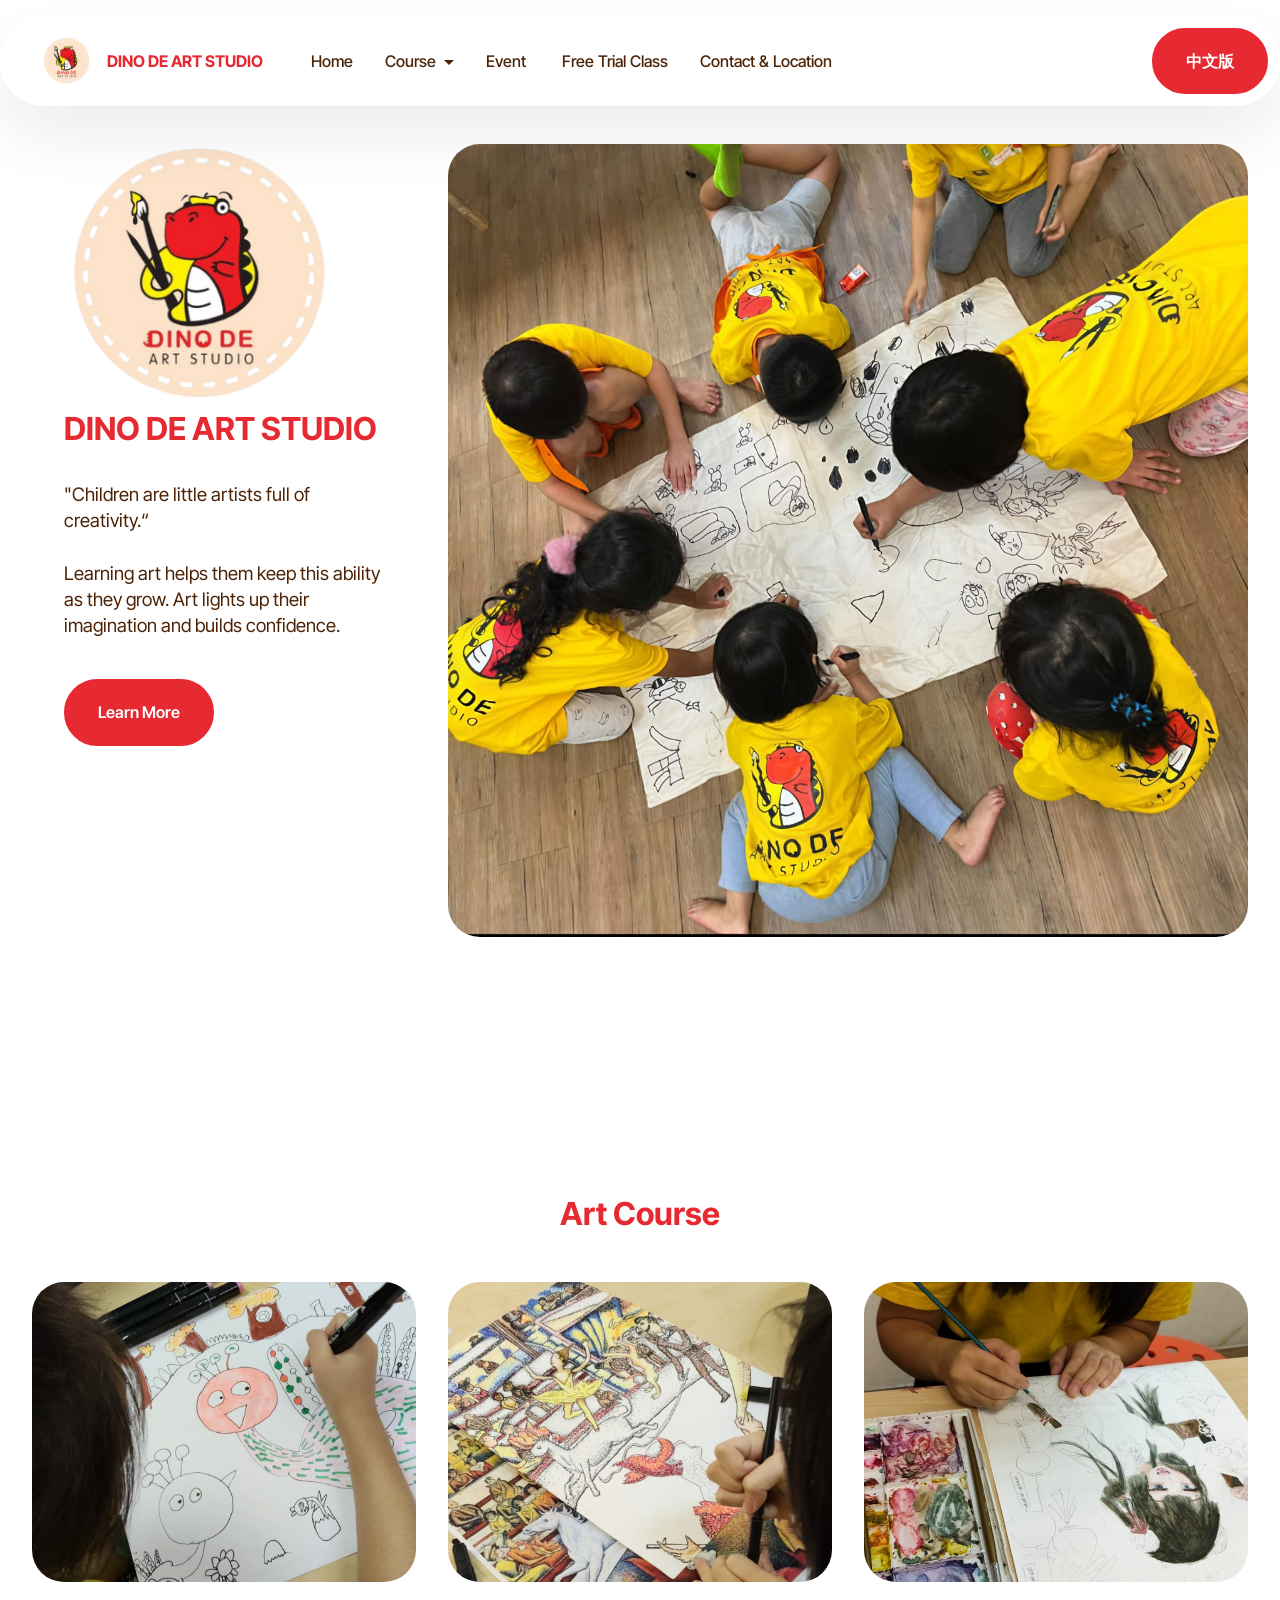
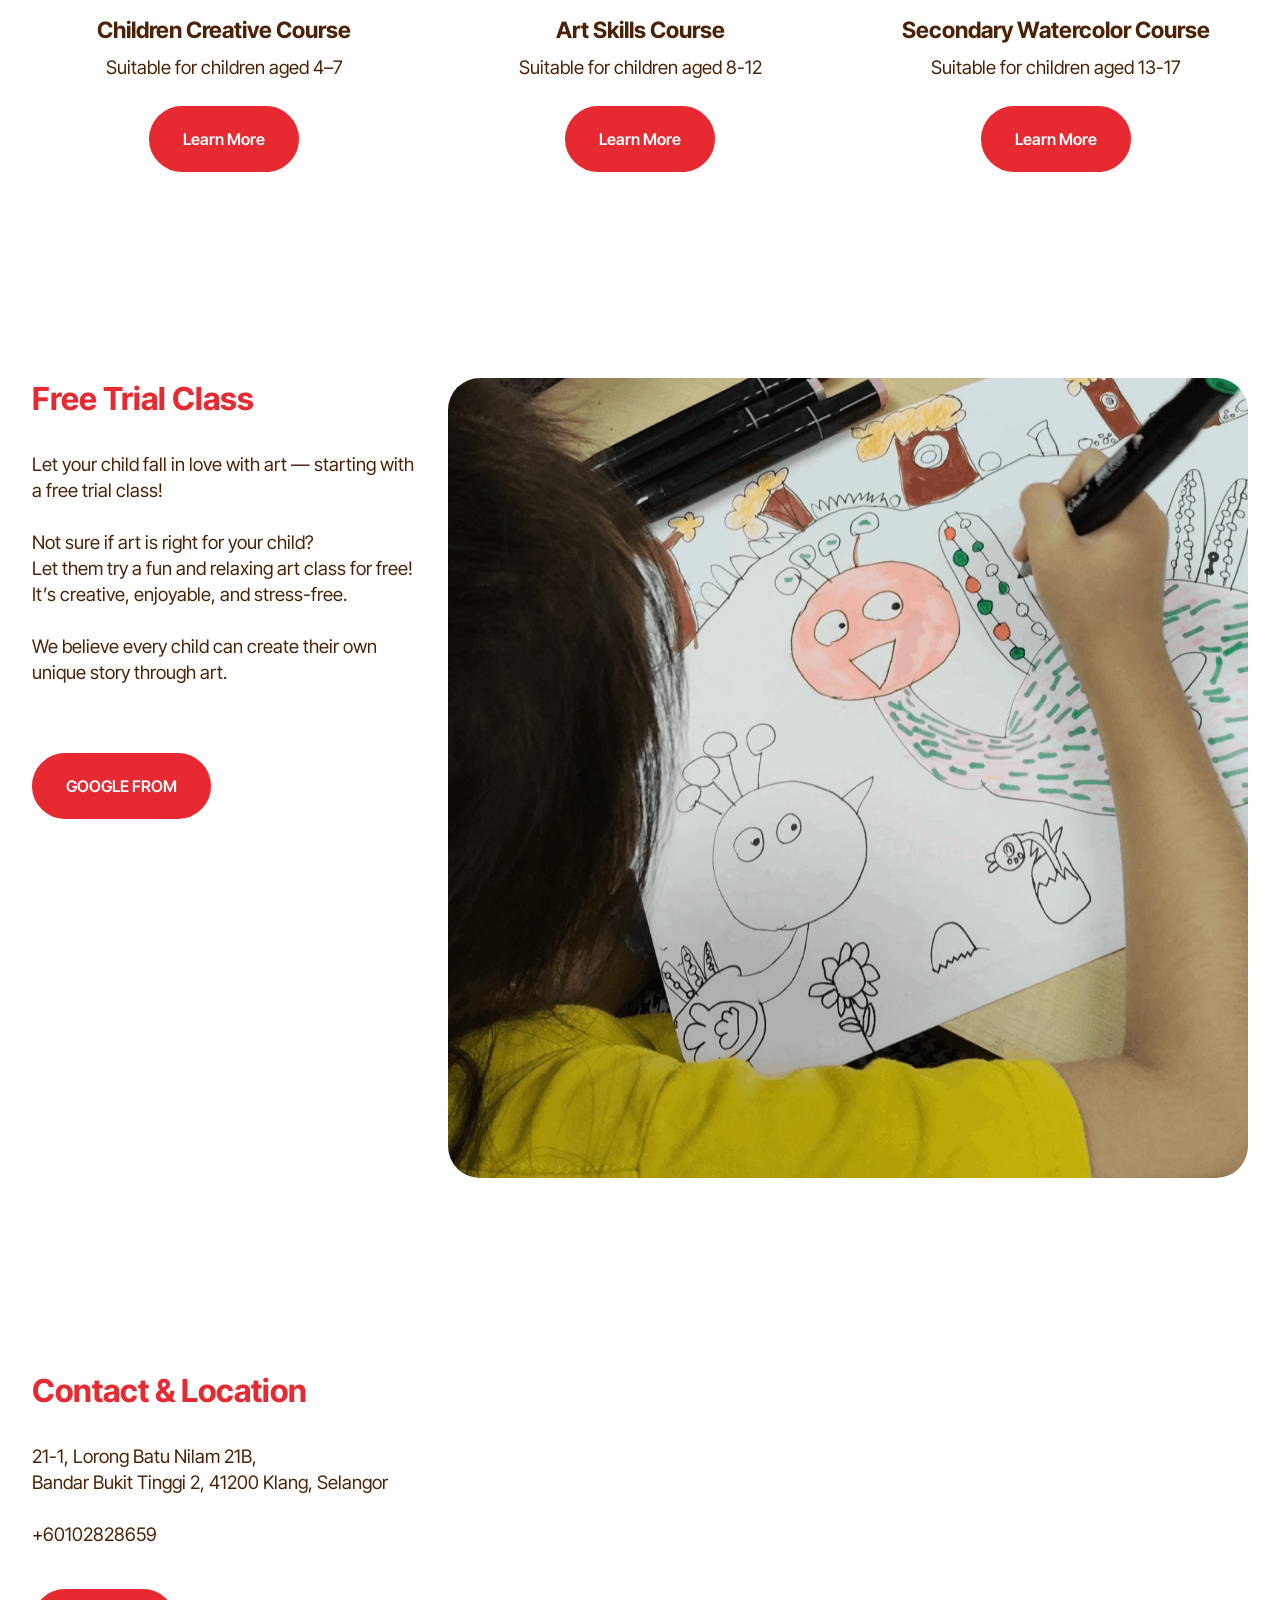
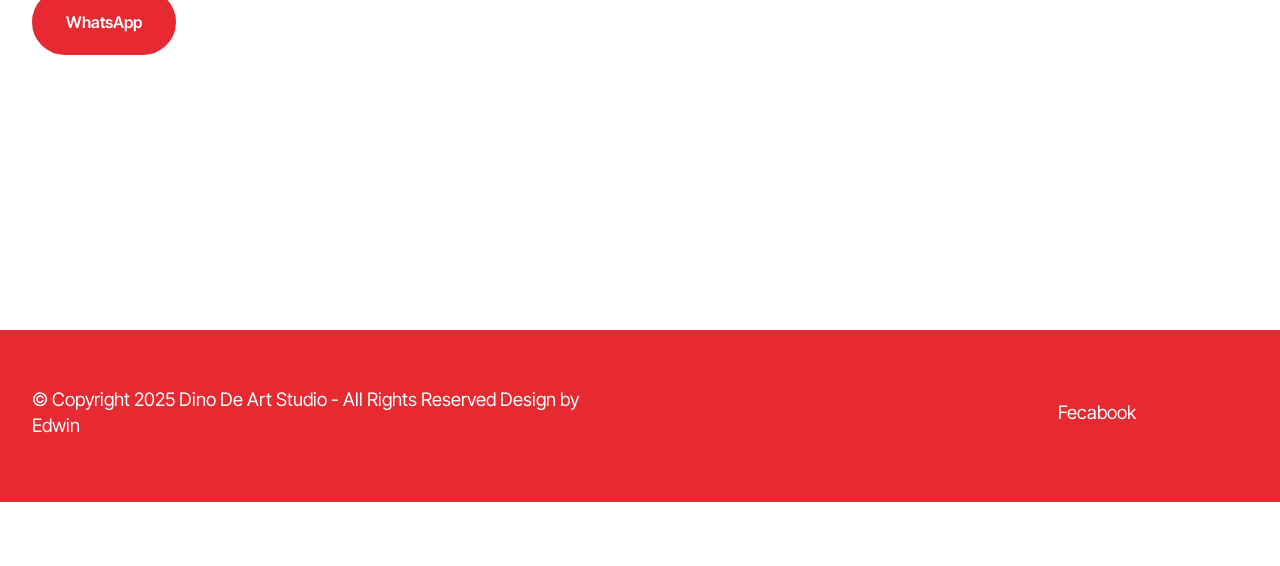
<file: index.html>
<!DOCTYPE html>
<html  >
<head>
  <!-- Site made with Mobirise Website Builder v6.1.4, https://mobirise.com -->
  <meta charset="UTF-8">
  <meta http-equiv="X-UA-Compatible" content="IE=edge">
  <meta name="generator" content="Mobirise v6.1.4, mobirise.com">
  <meta name="viewport" content="width=device-width, initial-scale=1, minimum-scale=1">
  <link rel="shortcut icon" href="assets/images/dino-website-2.png" type="image/x-icon">
  <meta name="description" content="">
  
  
  <title>Home</title>
  <link rel="stylesheet" href="assets/web/assets/mobirise-icons2/mobirise2.css">
  <link rel="stylesheet" href="assets/bootstrap/css/bootstrap.min.css">
  <link rel="stylesheet" href="assets/animatecss/animate.css">
  <link rel="stylesheet" href="assets/dropdown/css/style.css">
  <link rel="stylesheet" href="assets/theme/css/style.css">
  <link rel="preload" href="https://fonts.googleapis.com/css?family=Inter+Tight:100,200,300,400,500,600,700,800,900,100i,200i,300i,400i,500i,600i,700i,800i,900i&display=swap" as="style" onload="this.onload=null;this.rel='stylesheet'">
  <noscript><link rel="stylesheet" href="https://fonts.googleapis.com/css?family=Inter+Tight:100,200,300,400,500,600,700,800,900,100i,200i,300i,400i,500i,600i,700i,800i,900i&display=swap"></noscript>
  <link rel="preload" as="style" href="assets/mobirise/css/mbr-additional.css?v=sqf3fQ"><link rel="stylesheet" href="assets/mobirise/css/mbr-additional.css?v=sqf3fQ" type="text/css">

  
  
  
</head>
<body>
  
  <section data-bs-version="5.1" class="menu menu1 cid-uYOA0XHMTv" once="menu" id="menu01-8">
	

	<nav class="navbar navbar-dropdown navbar-fixed-top navbar-expand-lg">
		<div class="container">
			<div class="navbar-brand">
				<span class="navbar-logo">
					<a href="https://mobiri.se">
						<img src="assets/images/dino-website-2.png" alt="Mobirise Website Builder" style="height: 3rem;">
					</a>
				</span>
				<span class="navbar-caption-wrap"><a class="navbar-caption text-primary display-4">DINO DE ART STUDIO</a></span>
			</div>
			<button class="navbar-toggler" type="button" data-toggle="collapse" data-bs-toggle="collapse" data-target="#navbarSupportedContent" data-bs-target="#navbarSupportedContent" aria-controls="navbarNavAltMarkup" aria-expanded="false" aria-label="Toggle navigation">
				<div class="hamburger">
					<span></span>
					<span></span>
					<span></span>
					<span></span>
				</div>
			</button>
			<div class="collapse navbar-collapse" id="navbarSupportedContent">
				<ul class="navbar-nav nav-dropdown" data-app-modern-menu="true"><li class="nav-item">
						<a class="nav-link link text-warning display-4" href="index.html#header01-1l" aria-expanded="false">Home</a>
					</li><li class="nav-item dropdown"><a class="nav-link link text-warning dropdown-toggle display-4" href="index.html#features04-1" data-toggle="dropdown-submenu" data-bs-toggle="dropdown" data-bs-auto-close="outside" aria-expanded="false">Course</a><div class="dropdown-menu" aria-labelledby="dropdown-794"><a class="text-warning dropdown-item text-primary display-4" href="page2.html#image08-1p">Children Creative Course</a><a class="text-warning dropdown-item text-primary display-4" href="page3.html#image08-2u">Art Skills Course</a><a class="text-warning dropdown-item text-primary display-4" href="page4.html#image08-2v">Secondary Watercolor Course</a><a class="text-warning dropdown-item text-primary display-4" href="page5.html#gallery05-2y">Student Artwork</a><a class="text-warning dropdown-item text-primary display-4" href="page6.html#gallery05-34">Handicrafts</a><a class="text-warning dropdown-item text-primary display-4" href="page7.html#gallery01-3g">Art Competition Awards</a></div></li>
					<li class="nav-item"><a class="nav-link link text-warning display-4" href="page8.html#gallery05-3v">Event&nbsp;</a></li><li class="nav-item"><a class="nav-link link text-warning display-4" href="index.html#image08-3z">Free Trial Class</a></li><li class="nav-item"><a class="nav-link link text-warning display-4" href="index.html#contacts03-40">Contact &amp; Location</a></li></ul>
				
				<div class="navbar-buttons mbr-section-btn"><a class="btn btn-primary display-4" href="https://edwin0119.github.io/dinodeartstudio/">中文版</a></div>
			</div>
		</div>
	</nav>
</section>

<section data-bs-version="5.1" class="header1 cid-uYZFBn4HAW" id="header01-1l">
	

	
	

	<div class="container-fluid">
		<div class="row justify-content-center">
			<div class="col-12 col-md-12 col-lg-8 image-wrapper">
				<img class="w-100" src="assets/images/whatsapp20image202025-10-0820at209.07.4120am-1280x1269.jpg" alt="Mobirise Website Builder">
			</div>
			<div class="col-12 col-lg col-md-12">
				<div class="text-wrapper align-left">
					<h1 class="mbr-section-title mbr-fonts-style mb-4 display-2"><strong><br></strong><br><strong>DINO DE ART STUDIO</strong></h1>
					<p class="mbr-text mbr-fonts-style mb-4 display-7">
						"Children are little artists full of creativity.“<br><br> Learning art helps them keep this ability as they grow. Art lights up their imagination and builds confidence.</p>
					<div class="mbr-section-btn mt-3"><a class="btn btn-danger display-4" href="page9.html#header18-43">Learn More</a></div>
				</div>
			</div>
		</div>
	</div>
</section>

<section data-bs-version="5.1" class="features4 start cid-uYOmtw1vBq" id="features04-1">
	
	
	<div class="container">
		<div class="row justify-content-center">
			<div class="col-12 content-head">
				<div class="mbr-section-head mb-5">
					<h4 class="mbr-section-title mbr-fonts-style align-center mb-0 display-2"><strong>Art Course</strong></h4>
					
					
				</div>
			</div>
		</div>
		<div class="row">
			<div class="item features-image col-12 col-md-6 col-lg-4">
				<div class="item-wrapper">
					<div class="item-img">
						<img src="assets/images/3.png" alt="Mobirise Website Builder">
					</div>
					<div class="item-content">
						<h5 class="item-title mbr-fonts-style display-5"><strong>Children Creative Course</strong></h5>
						<p class="mbr-text mbr-fonts-style display-7">Suitable for children aged 4–7</p>
						<div class="mbr-section-btn item-footer"><a href="page2.html#image08-1p" class="btn item-btn btn-primary display-4">Learn More</a></div>
					</div>

				</div>
			</div>
			<div class="item features-image col-12 col-md-6 col-lg-4">
				<div class="item-wrapper">
					<div class="item-img">
						<img src="assets/images/2-2.png" alt="Mobirise Website Builder">
					</div>
					<div class="item-content">
						<h5 class="item-title mbr-fonts-style display-5"><strong>Art Skills Course</strong></h5>
						<p class="mbr-text mbr-fonts-style display-7">
							Suitable for children aged 8-12</p>
						<div class="mbr-section-btn item-footer"><a href="page3.html#image08-2u" class="btn item-btn btn-primary display-4">Learn More</a></div>
					</div>
				</div>
			</div>
			<div class="item features-image col-12 col-md-6 col-lg-4">
				<div class="item-wrapper">
					<div class="item-img">
						<img src="assets/images/whatsapp-image-2025-09-27-at-9.34.09-pm-2.jpeg" alt="Mobirise Website Builder">
					</div>
					<div class="item-content">
						<h5 class="item-title mbr-fonts-style display-5"><strong>Secondary Watercolor Course</strong></h5>
						<p class="mbr-text mbr-fonts-style display-7">Suitable for children aged 13-17<br>
						</p>
						<div class="mbr-section-btn item-footer"><a href="page4.html#image08-2v" class="btn item-btn btn-primary display-4">Learn More</a></div>
					</div>
				</div>
			</div>
		</div>
	</div>
</section>

<section data-bs-version="5.1" class="image08 cid-uZ05VjMdli" id="image08-3z">
  
  
  
  <div class="container">
    <div class="row justify-content-center">
      <div class="col-lg-4">
        <div class="col-12 col-md-12">
          <h5 class="mbr-section-title mbr-fonts-style mt-0 mb-4 display-2"><strong>Free Trial Class</strong></h5>
          <h6 class="mbr-section-subtitle mbr-fonts-style mt-0 mb-4 display-7"><div>Let your child fall in love with art — starting with a free trial class!</div><div><br></div><div>Not sure if art is right for your child?</div><div>Let them try a fun and relaxing art class for free!</div><div>It’s creative, enjoyable, and stress-free.</div><div><br></div><div>We believe every child can create their own unique story through art.</div><div><br></div></h6>
          <div class="mbr-section-btn item-footer mt-3 main-button"><a href="https://docs.google.com/forms/d/e/1FAIpQLSeyQTq0wR5UtoJE4gRpO1a2Nyu0g5D3O7tfU-8xVu0GIcBkRQ/viewform?usp=header" class="btn item-btn btn-primary display-4">GOOGLE FROM</a></div>
        </div>
      </div>
      <div class="col-lg-8 side-features">
        <div class="image-wrapper mb-4">
          <img class="w-100" src="assets/images/3-1080x1080.png" alt="Mobirise Website Builder">
        </div>
      </div>
    </div>
  </div>
</section>

<section data-bs-version="5.1" class="contacts03 cid-uZ07FuMit1" id="contacts03-40">
  

  
  <div class="container">
    <div class="row justify-content-center">
      <div class="col-lg-4">
        <div class="col-12 col-md-12">
          <h5 class="mbr-section-title mbr-fonts-style mt-0 mb-4 display-2"><strong>Contact &amp; Location</strong></h5>
          <h6 class="mbr-section-subtitle mbr-fonts-style mt-0 mb-4 display-7">21-1, Lorong Batu Nilam 21B,<br>Bandar Bukit Tinggi 2, 41200 Klang, Selangor<br><br>+60102828659</h6>
          <div class="mbr-section-btn item-footer mt-3 main-button"><a href="https://wa.me/60102828659" class="btn item-btn btn-primary display-4">WhatsApp</a></div>
        </div>
      </div>
      <div class="col-lg-8 side-features">
        <div class="google-map"><iframe frameborder="0" style="border:0" src="https://www.google.com/maps/embed?pb=!1m14!1m8!1m3!1d15937.432982950473!2d101.442336!3d2.9978500000000006!3m2!1i1024!2i768!4f13.1!3m3!1m2!1s0x31cdad41bc9d4853%3A0x2d08cb298f73a719!2sDino%20De%20Art%20Studio!5e0!3m2!1sen!2smy!4v1759893269722!5m2!1sen!2smy" allowfullscreen=""></iframe></div>
      </div>
    </div>
  </div>
</section>

<section data-bs-version="5.1" class="footer2 cid-uZ02fi4xNs" once="footers" id="footer02-3x">
    

    
    

    <div class="container">
        <div class="row">
            <div class="col-12 col-lg-6 center mt-2 mb-3">
                <p class="mbr-fonts-style copyright mb-0 display-7">
                    © Copyright 2025 Dino De Art Studio - All Rights Reserved Design by Edwin</p>
            </div>
            <div class="col-12 col-lg-6 center">
                <div class="row-links mt-2 mb-3">
                    <ul class="row-links-soc">
                        
                        
                        
                        
                    <li class="row-links-soc-item mbr-fonts-style display-7">&nbsp;&nbsp;<a href="https://www.facebook.com/share/1CKaKnSpMi/" class="text-success" target="_blank">Fecabook</a></li><li class="row-links-soc-item mbr-fonts-style display-7"></li><li class="row-links-soc-item mbr-fonts-style display-7"></li><li class="row-links-soc-item mbr-fonts-style display-7"></li></ul>
                </div>
            </div>
        </div>
    </div>
</section><section class="display-7" style="padding: 0;align-items: center;justify-content: center;flex-wrap: wrap;    align-content: center;display: flex;position: relative;height: 4rem;"><a href="https://mobiri.se/4250549" style="flex: 1 1;height: 4rem;position: absolute;width: 100%;z-index: 1;"><img alt="" style="height: 4rem;" src="[data-uri]"></a><p style="margin: 0;text-align: center;" class="display-7">&#8204;</p><a style="z-index:1" href="https://mobirise.com/offline-website-builder.html">Offline Website Creator</a></section><script src="assets/bootstrap/js/bootstrap.bundle.min.js"></script>  <script src="assets/smoothscroll/smooth-scroll.js"></script>  <script src="assets/ytplayer/index.js"></script>  <script src="assets/dropdown/js/navbar-dropdown.js"></script>  <script src="assets/theme/js/script.js"></script>  
  
  
 <div id="scrollToTop" class="scrollToTop mbr-arrow-up"><a style="text-align: center;"><i class="mbr-arrow-up-icon mbr-arrow-up-icon-cm cm-icon cm-icon-smallarrow-up"></i></a></div>
    <input name="animation" type="hidden">
  </body>
</html>
</file>
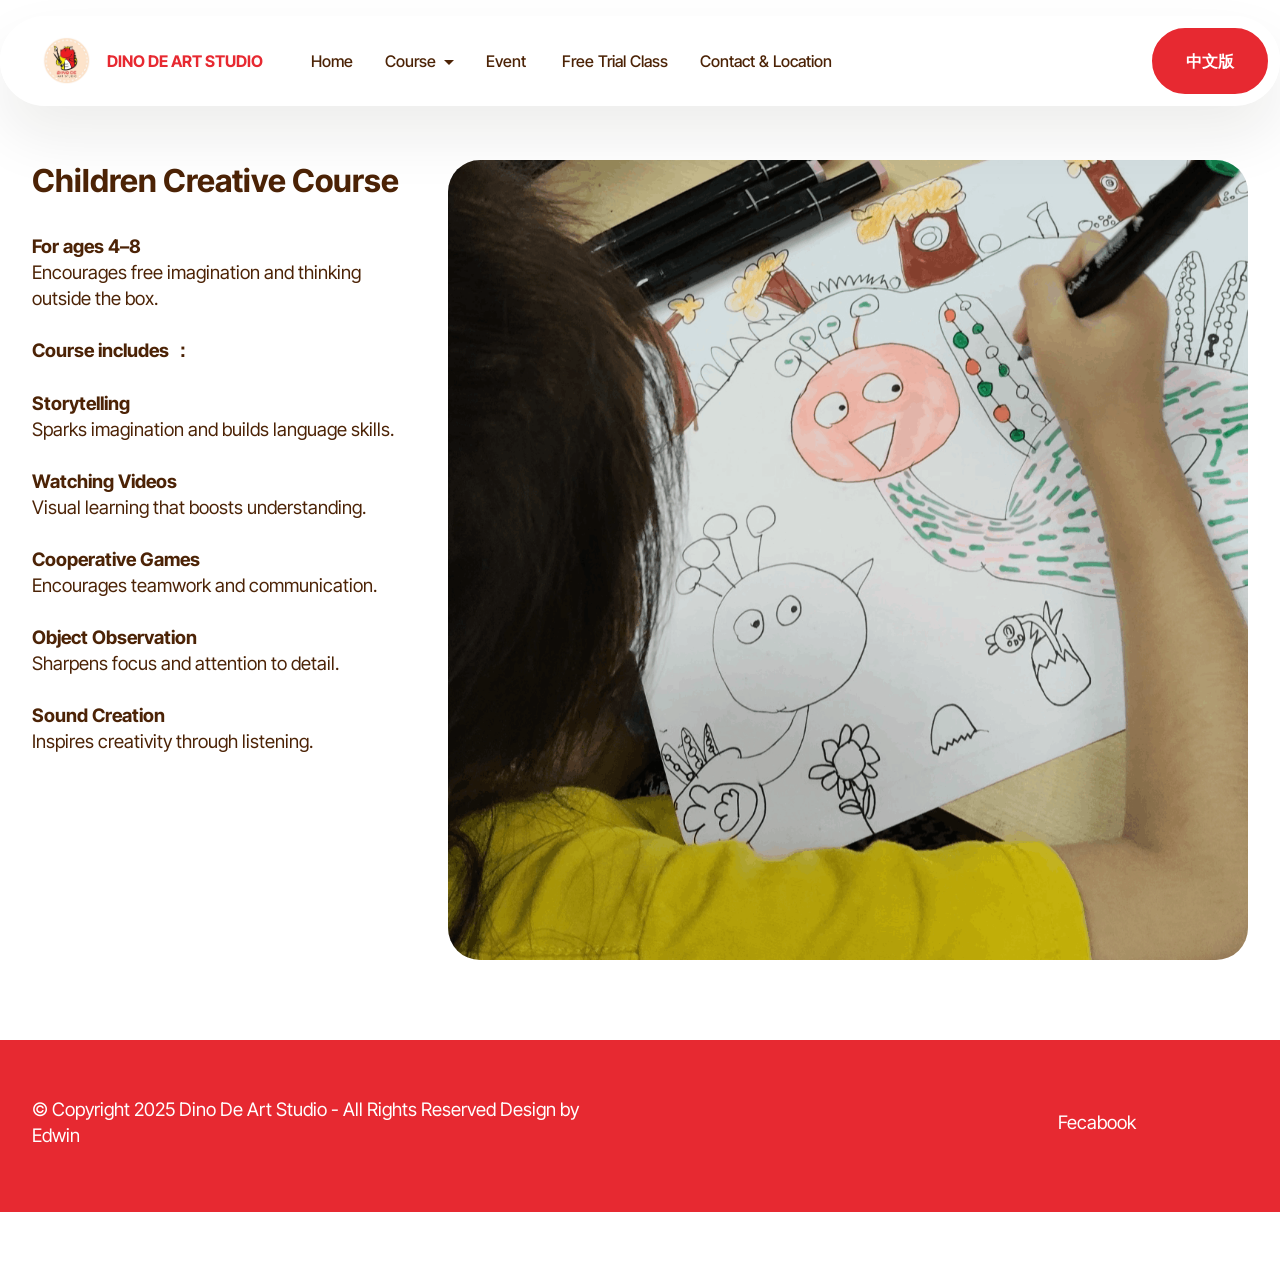
<file: page2.html>
<!DOCTYPE html>
<html  >
<head>
  <!-- Site made with Mobirise Website Builder v6.1.4, https://mobirise.com -->
  <meta charset="UTF-8">
  <meta http-equiv="X-UA-Compatible" content="IE=edge">
  <meta name="generator" content="Mobirise v6.1.4, mobirise.com">
  <meta name="viewport" content="width=device-width, initial-scale=1, minimum-scale=1">
  <link rel="shortcut icon" href="assets/images/dino-website-2.png" type="image/x-icon">
  <meta name="description" content="">
  
  
  <title>儿童创意课程</title>
  <link rel="stylesheet" href="assets/web/assets/mobirise-icons2/mobirise2.css">
  <link rel="stylesheet" href="assets/bootstrap/css/bootstrap.min.css">
  <link rel="stylesheet" href="assets/animatecss/animate.css">
  <link rel="stylesheet" href="assets/dropdown/css/style.css">
  <link rel="stylesheet" href="assets/theme/css/style.css">
  <link rel="preload" href="https://fonts.googleapis.com/css?family=Inter+Tight:100,200,300,400,500,600,700,800,900,100i,200i,300i,400i,500i,600i,700i,800i,900i&display=swap" as="style" onload="this.onload=null;this.rel='stylesheet'">
  <noscript><link rel="stylesheet" href="https://fonts.googleapis.com/css?family=Inter+Tight:100,200,300,400,500,600,700,800,900,100i,200i,300i,400i,500i,600i,700i,800i,900i&display=swap"></noscript>
  <link rel="preload" as="style" href="assets/mobirise/css/mbr-additional.css?v=uEZWw6"><link rel="stylesheet" href="assets/mobirise/css/mbr-additional.css?v=uEZWw6" type="text/css">

  
  
  
</head>
<body>
  
  <section data-bs-version="5.1" class="menu menu1 cid-uYOA0XHMTv" once="menu" id="menu01-1o">
	

	<nav class="navbar navbar-dropdown navbar-fixed-top navbar-expand-lg">
		<div class="container">
			<div class="navbar-brand">
				<span class="navbar-logo">
					<a href="https://mobiri.se">
						<img src="assets/images/dino-website-2.png" alt="Mobirise Website Builder" style="height: 3rem;">
					</a>
				</span>
				<span class="navbar-caption-wrap"><a class="navbar-caption text-primary display-4">DINO DE ART STUDIO</a></span>
			</div>
			<button class="navbar-toggler" type="button" data-toggle="collapse" data-bs-toggle="collapse" data-target="#navbarSupportedContent" data-bs-target="#navbarSupportedContent" aria-controls="navbarNavAltMarkup" aria-expanded="false" aria-label="Toggle navigation">
				<div class="hamburger">
					<span></span>
					<span></span>
					<span></span>
					<span></span>
				</div>
			</button>
			<div class="collapse navbar-collapse" id="navbarSupportedContent">
				<ul class="navbar-nav nav-dropdown" data-app-modern-menu="true"><li class="nav-item">
						<a class="nav-link link text-warning display-4" href="index.html#header01-1l" aria-expanded="false">Home</a>
					</li><li class="nav-item dropdown"><a class="nav-link link text-warning dropdown-toggle display-4" href="index.html#features04-1" data-toggle="dropdown-submenu" data-bs-toggle="dropdown" data-bs-auto-close="outside" aria-expanded="false">Course</a><div class="dropdown-menu" aria-labelledby="dropdown-794"><a class="text-warning dropdown-item text-primary display-4" href="page2.html#image08-1p">Children Creative Course</a><a class="text-warning dropdown-item text-primary display-4" href="page3.html#image08-2u">Art Skills Course</a><a class="text-warning dropdown-item text-primary display-4" href="page4.html#image08-2v">Secondary Watercolor Course</a><a class="text-warning dropdown-item text-primary display-4" href="page5.html#gallery05-2y">Student Artwork</a><a class="text-warning dropdown-item text-primary display-4" href="page6.html#gallery05-34">Handicrafts</a><a class="text-warning dropdown-item text-primary display-4" href="page7.html#gallery01-3g">Art Competition Awards</a></div></li>
					<li class="nav-item"><a class="nav-link link text-warning display-4" href="page8.html#gallery05-3v">Event&nbsp;</a></li><li class="nav-item"><a class="nav-link link text-warning display-4" href="index.html#image08-3z">Free Trial Class</a></li><li class="nav-item"><a class="nav-link link text-warning display-4" href="index.html#contacts03-40">Contact &amp; Location</a></li></ul>
				
				<div class="navbar-buttons mbr-section-btn"><a class="btn btn-primary display-4" href="https://edwin0119.github.io/dinodeartstudio/">中文版</a></div>
			</div>
		</div>
	</nav>
</section>

<section data-bs-version="5.1" class="image08 cid-uYZPIRUsSa" id="image08-1p">
  
  
  
  <div class="container">
    <div class="row justify-content-center">
      <div class="col-lg-4">
        <div class="col-12 col-md-12">
          <h5 class="mbr-section-title mbr-fonts-style mt-0 mb-4 display-2"><strong>Children Creative Course</strong></h5>
          <h6 class="mbr-section-subtitle mbr-fonts-style mt-0 mb-4 display-7"><strong>For ages 4–8</strong><div>
</div><div>
</div><div>Encourages free imagination and thinking outside the box.</div><br><div><strong>Course includes ：</strong></div><div><strong><br></strong></div><div><strong>Storytelling</strong></div><div>Sparks imagination and builds language skills.</div><div><strong><br></strong></div><div><strong>Watching Videos</strong></div><div>Visual learning that boosts understanding.</div><div><br></div><div><strong>Cooperative Games</strong></div><div>Encourages teamwork and communication.</div><div><strong><br></strong></div><div><strong>Object Observation</strong></div><div>Sharpens focus and attention to detail.</div><div><strong><br></strong></div><div><strong>Sound Creation</strong></div><div>Inspires creativity through listening.</div></h6>
          
        </div>
      </div>
      <div class="col-lg-8 side-features">
        <div class="image-wrapper mb-4">
          <img class="w-100" src="assets/images/3-1080x1080.png" alt="Mobirise Website Builder">
        </div>
      </div>
    </div>
  </div>
</section>

<section data-bs-version="5.1" class="footer2 cid-uZ02fi4xNs" once="footers" id="footer02-3x">
    

    
    

    <div class="container">
        <div class="row">
            <div class="col-12 col-lg-6 center mt-2 mb-3">
                <p class="mbr-fonts-style copyright mb-0 display-7">
                    © Copyright 2025 Dino De Art Studio - All Rights Reserved Design by Edwin</p>
            </div>
            <div class="col-12 col-lg-6 center">
                <div class="row-links mt-2 mb-3">
                    <ul class="row-links-soc">
                        
                        
                        
                        
                    <li class="row-links-soc-item mbr-fonts-style display-7">&nbsp;&nbsp;<a href="https://www.facebook.com/share/1CKaKnSpMi/" class="text-success" target="_blank">Fecabook</a></li><li class="row-links-soc-item mbr-fonts-style display-7"></li><li class="row-links-soc-item mbr-fonts-style display-7"></li><li class="row-links-soc-item mbr-fonts-style display-7"></li></ul>
                </div>
            </div>
        </div>
    </div>
</section><section class="display-7" style="padding: 0;align-items: center;justify-content: center;flex-wrap: wrap;    align-content: center;display: flex;position: relative;height: 4rem;"><a href="https://mobiri.se/4250549" style="flex: 1 1;height: 4rem;position: absolute;width: 100%;z-index: 1;"><img alt="" style="height: 4rem;" src="[data-uri]"></a><p style="margin: 0;text-align: center;" class="display-7">&#8204;</p><a style="z-index:1" href="https://mobirise.com/builder/no-code-website-builder.html">No Code Website Builder</a></section><script src="assets/bootstrap/js/bootstrap.bundle.min.js"></script>  <script src="assets/smoothscroll/smooth-scroll.js"></script>  <script src="assets/ytplayer/index.js"></script>  <script src="assets/dropdown/js/navbar-dropdown.js"></script>  <script src="assets/theme/js/script.js"></script>  
  
  
 <div id="scrollToTop" class="scrollToTop mbr-arrow-up"><a style="text-align: center;"><i class="mbr-arrow-up-icon mbr-arrow-up-icon-cm cm-icon cm-icon-smallarrow-up"></i></a></div>
    <input name="animation" type="hidden">
  </body>
</html>
</file>
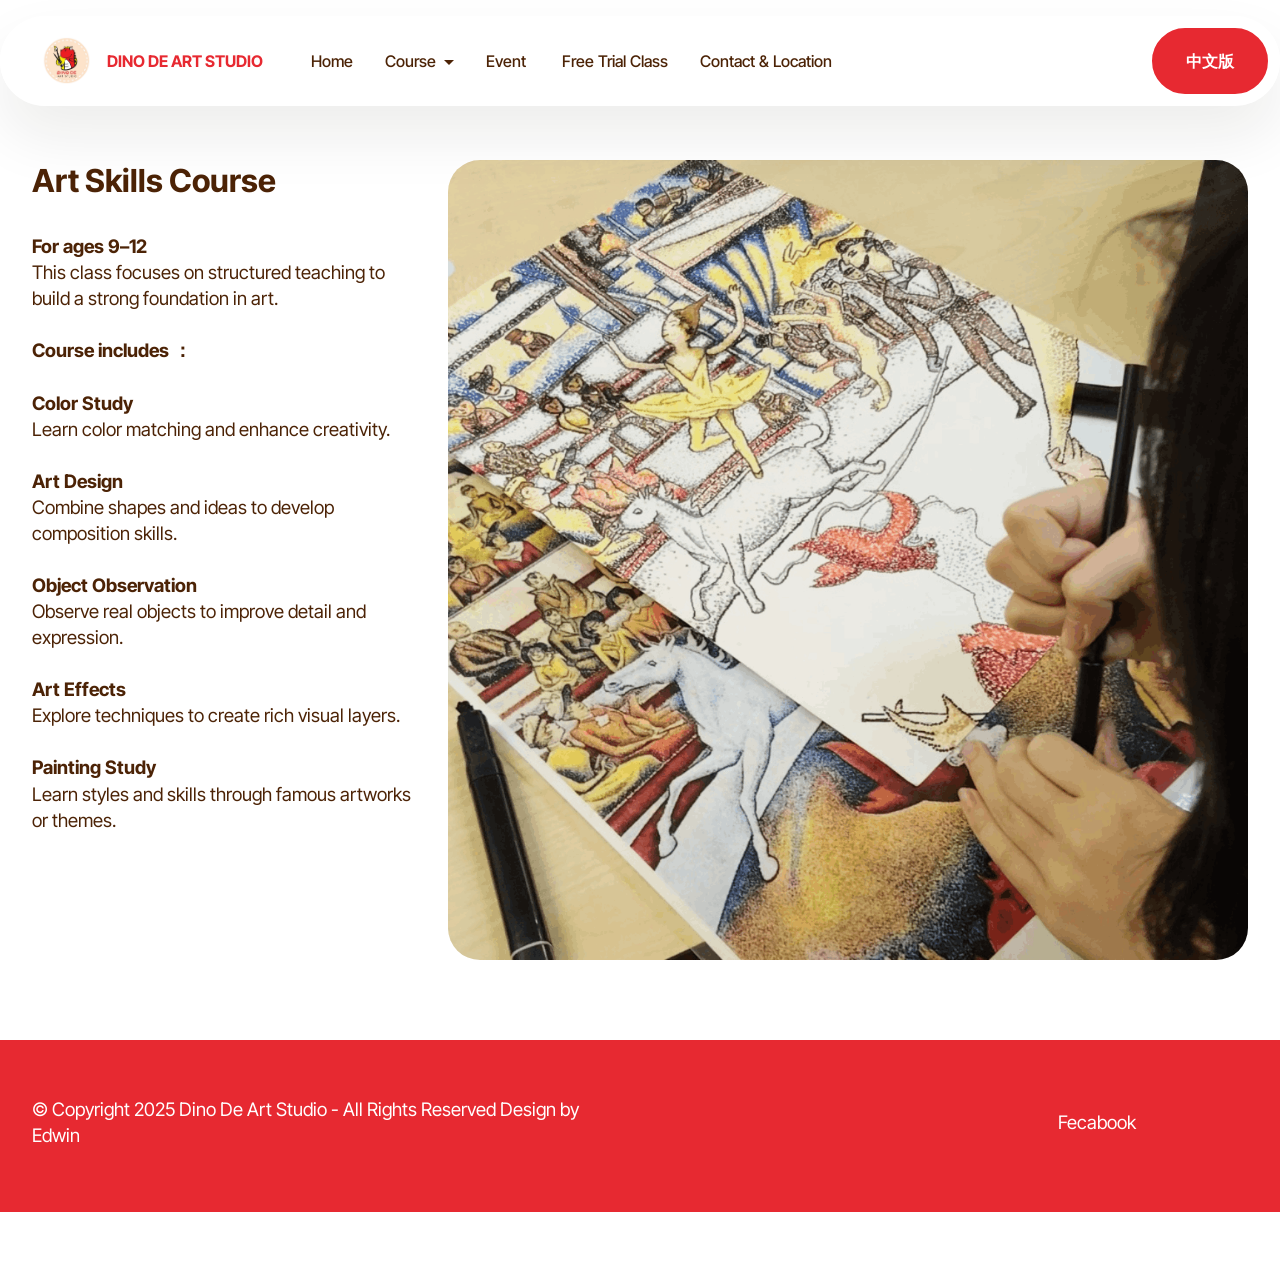
<file: page3.html>
<!DOCTYPE html>
<html  >
<head>
  <!-- Site made with Mobirise Website Builder v6.1.4, https://mobirise.com -->
  <meta charset="UTF-8">
  <meta http-equiv="X-UA-Compatible" content="IE=edge">
  <meta name="generator" content="Mobirise v6.1.4, mobirise.com">
  <meta name="viewport" content="width=device-width, initial-scale=1, minimum-scale=1">
  <link rel="shortcut icon" href="assets/images/dino-website-2.png" type="image/x-icon">
  <meta name="description" content="">
  
  
  <title>绘画技巧课程</title>
  <link rel="stylesheet" href="assets/web/assets/mobirise-icons2/mobirise2.css">
  <link rel="stylesheet" href="assets/bootstrap/css/bootstrap.min.css">
  <link rel="stylesheet" href="assets/animatecss/animate.css">
  <link rel="stylesheet" href="assets/dropdown/css/style.css">
  <link rel="stylesheet" href="assets/theme/css/style.css">
  <link rel="preload" href="https://fonts.googleapis.com/css?family=Inter+Tight:100,200,300,400,500,600,700,800,900,100i,200i,300i,400i,500i,600i,700i,800i,900i&display=swap" as="style" onload="this.onload=null;this.rel='stylesheet'">
  <noscript><link rel="stylesheet" href="https://fonts.googleapis.com/css?family=Inter+Tight:100,200,300,400,500,600,700,800,900,100i,200i,300i,400i,500i,600i,700i,800i,900i&display=swap"></noscript>
  <link rel="preload" as="style" href="assets/mobirise/css/mbr-additional.css?v=3GzEsa"><link rel="stylesheet" href="assets/mobirise/css/mbr-additional.css?v=3GzEsa" type="text/css">

  
  
  
</head>
<body>
  
  <section data-bs-version="5.1" class="menu menu1 cid-uYOA0XHMTv" once="menu" id="menu01-2s">
	

	<nav class="navbar navbar-dropdown navbar-fixed-top navbar-expand-lg">
		<div class="container">
			<div class="navbar-brand">
				<span class="navbar-logo">
					<a href="https://mobiri.se">
						<img src="assets/images/dino-website-2.png" alt="Mobirise Website Builder" style="height: 3rem;">
					</a>
				</span>
				<span class="navbar-caption-wrap"><a class="navbar-caption text-primary display-4">DINO DE ART STUDIO</a></span>
			</div>
			<button class="navbar-toggler" type="button" data-toggle="collapse" data-bs-toggle="collapse" data-target="#navbarSupportedContent" data-bs-target="#navbarSupportedContent" aria-controls="navbarNavAltMarkup" aria-expanded="false" aria-label="Toggle navigation">
				<div class="hamburger">
					<span></span>
					<span></span>
					<span></span>
					<span></span>
				</div>
			</button>
			<div class="collapse navbar-collapse" id="navbarSupportedContent">
				<ul class="navbar-nav nav-dropdown" data-app-modern-menu="true"><li class="nav-item">
						<a class="nav-link link text-warning display-4" href="index.html#header01-1l" aria-expanded="false">Home</a>
					</li><li class="nav-item dropdown"><a class="nav-link link text-warning dropdown-toggle display-4" href="index.html#features04-1" data-toggle="dropdown-submenu" data-bs-toggle="dropdown" data-bs-auto-close="outside" aria-expanded="false">Course</a><div class="dropdown-menu" aria-labelledby="dropdown-794"><a class="text-warning dropdown-item text-primary display-4" href="page2.html#image08-1p">Children Creative Course</a><a class="text-warning dropdown-item text-primary display-4" href="page3.html#image08-2u">Art Skills Course</a><a class="text-warning dropdown-item text-primary display-4" href="page4.html#image08-2v">Secondary Watercolor Course</a><a class="text-warning dropdown-item text-primary display-4" href="page5.html#gallery05-2y">Student Artwork</a><a class="text-warning dropdown-item text-primary display-4" href="page6.html#gallery05-34">Handicrafts</a><a class="text-warning dropdown-item text-primary display-4" href="page7.html#gallery01-3g">Art Competition Awards</a></div></li>
					<li class="nav-item"><a class="nav-link link text-warning display-4" href="page8.html#gallery05-3v">Event&nbsp;</a></li><li class="nav-item"><a class="nav-link link text-warning display-4" href="index.html#image08-3z">Free Trial Class</a></li><li class="nav-item"><a class="nav-link link text-warning display-4" href="index.html#contacts03-40">Contact &amp; Location</a></li></ul>
				
				<div class="navbar-buttons mbr-section-btn"><a class="btn btn-primary display-4" href="https://edwin0119.github.io/dinodeartstudio/">中文版</a></div>
			</div>
		</div>
	</nav>
</section>

<section data-bs-version="5.1" class="image08 cid-uYZRh5DSeV" id="image08-2u">
  
  
  
  <div class="container">
    <div class="row justify-content-center">
      <div class="col-lg-4">
        <div class="col-12 col-md-12">
          <h5 class="mbr-section-title mbr-fonts-style mt-0 mb-4 display-2"><strong>Art Skills Course</strong></h5>
          <h6 class="mbr-section-subtitle mbr-fonts-style mt-0 mb-4 display-7"><strong>For ages 9–12</strong><div>
</div><div>
</div><div>
</div><div>
</div><div>This class focuses on structured teaching to build a strong foundation in art.</div><div><br></div><div><strong>Course includes ：</strong></div><div><strong><br></strong></div><div><strong>Color Study</strong></div><div>Learn color matching and enhance creativity.</div><div><strong><br></strong></div><div><strong>Art Design</strong></div><div>Combine shapes and ideas to develop composition skills.</div><div><strong><br></strong></div><div><strong>Object Observation</strong></div><div>Observe real objects to improve detail and expression.</div><div><strong><br></strong></div><div><strong>Art Effects</strong></div><div>Explore techniques to create rich visual layers.</div><div><strong><br></strong></div><div><strong>Painting Study</strong></div><div>Learn styles and skills through famous artworks or themes.</div></h6>
          
        </div>
      </div>
      <div class="col-lg-8 side-features">
        <div class="image-wrapper mb-4">
          <img class="w-100" src="assets/images/2-1080x1080.png" alt="Mobirise Website Builder">
        </div>
      </div>
    </div>
  </div>
</section>

<section data-bs-version="5.1" class="footer2 cid-uZ02fi4xNs" once="footers" id="footer02-3x">
    

    
    

    <div class="container">
        <div class="row">
            <div class="col-12 col-lg-6 center mt-2 mb-3">
                <p class="mbr-fonts-style copyright mb-0 display-7">
                    © Copyright 2025 Dino De Art Studio - All Rights Reserved Design by Edwin</p>
            </div>
            <div class="col-12 col-lg-6 center">
                <div class="row-links mt-2 mb-3">
                    <ul class="row-links-soc">
                        
                        
                        
                        
                    <li class="row-links-soc-item mbr-fonts-style display-7">&nbsp;&nbsp;<a href="https://www.facebook.com/share/1CKaKnSpMi/" class="text-success" target="_blank">Fecabook</a></li><li class="row-links-soc-item mbr-fonts-style display-7"></li><li class="row-links-soc-item mbr-fonts-style display-7"></li><li class="row-links-soc-item mbr-fonts-style display-7"></li></ul>
                </div>
            </div>
        </div>
    </div>
</section><section class="display-7" style="padding: 0;align-items: center;justify-content: center;flex-wrap: wrap;    align-content: center;display: flex;position: relative;height: 4rem;"><a href="https://mobiri.se/4250549" style="flex: 1 1;height: 4rem;position: absolute;width: 100%;z-index: 1;"><img alt="" style="height: 4rem;" src="[data-uri]"></a><p style="margin: 0;text-align: center;" class="display-7">&#8204;</p><a style="z-index:1" href="https://mobirise.com/offline-website-builder.html">Offline Website Builder</a></section><script src="assets/bootstrap/js/bootstrap.bundle.min.js"></script>  <script src="assets/smoothscroll/smooth-scroll.js"></script>  <script src="assets/ytplayer/index.js"></script>  <script src="assets/dropdown/js/navbar-dropdown.js"></script>  <script src="assets/theme/js/script.js"></script>  
  
  
 <div id="scrollToTop" class="scrollToTop mbr-arrow-up"><a style="text-align: center;"><i class="mbr-arrow-up-icon mbr-arrow-up-icon-cm cm-icon cm-icon-smallarrow-up"></i></a></div>
    <input name="animation" type="hidden">
  </body>
</html>
</file>
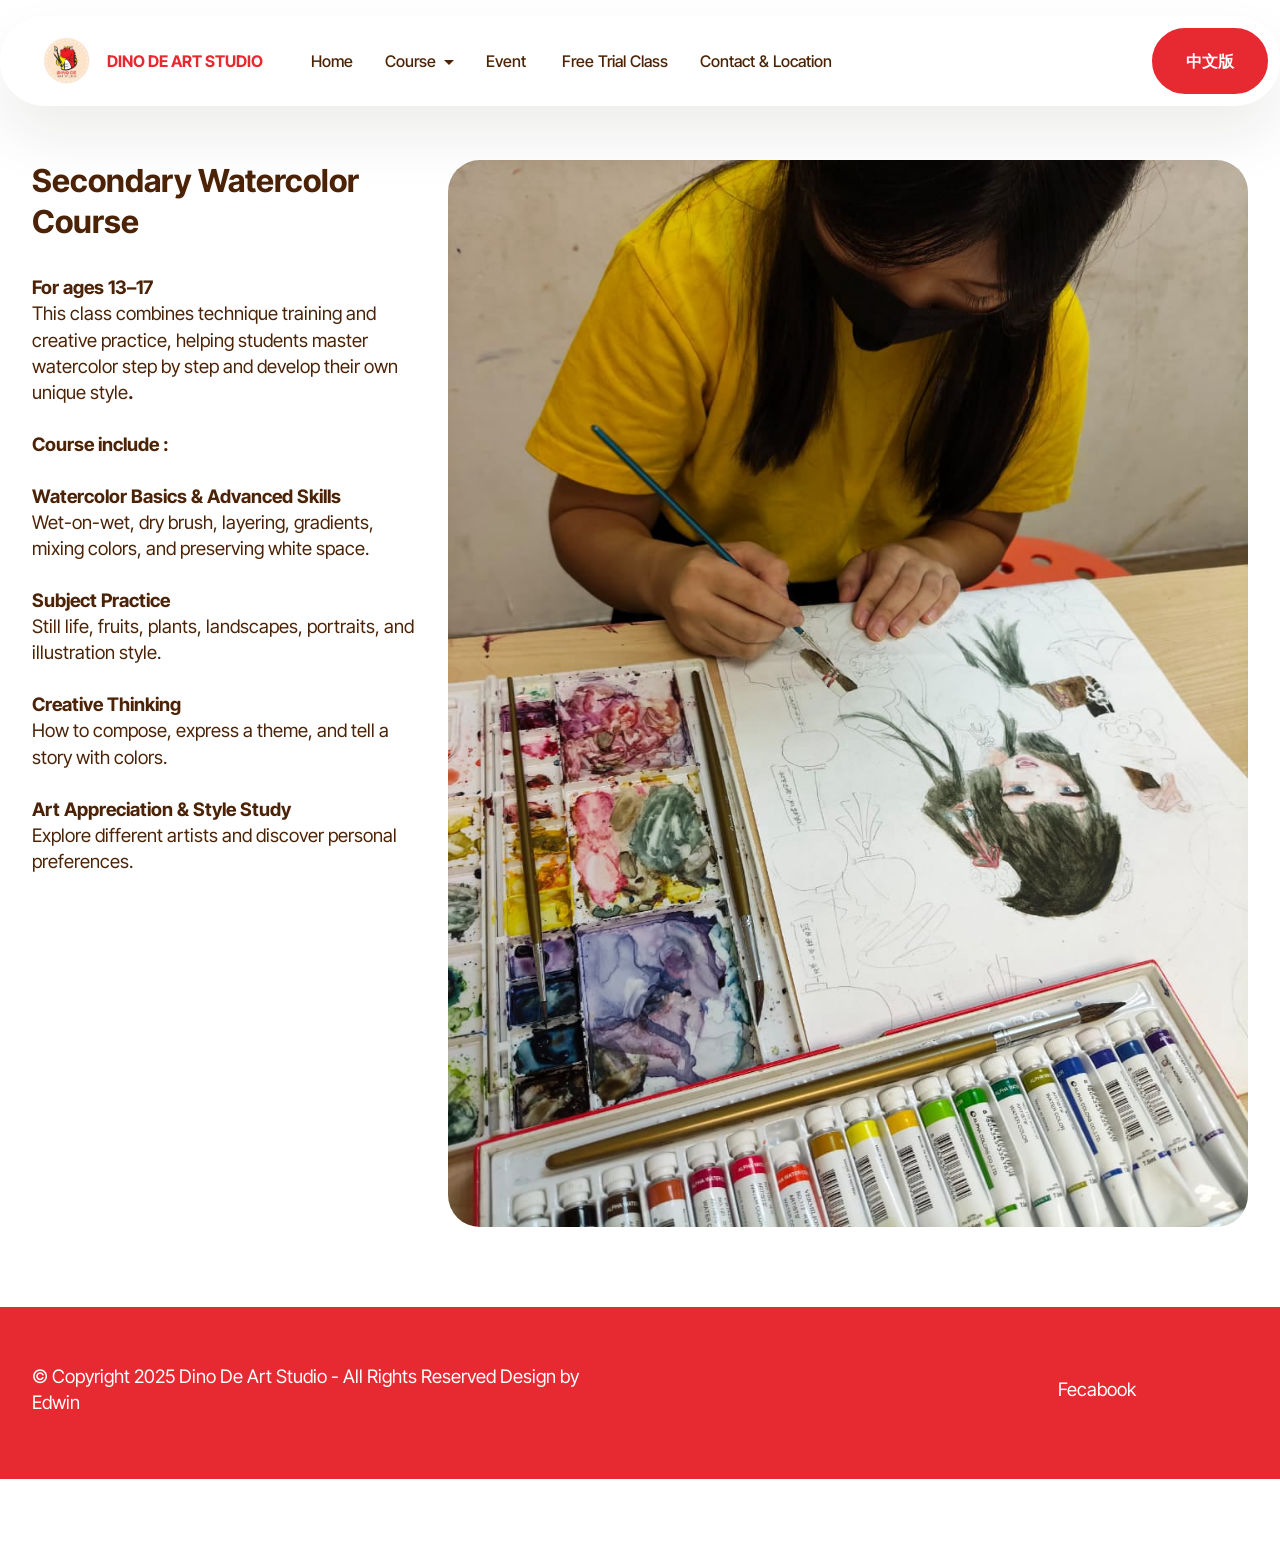
<file: page4.html>
<!DOCTYPE html>
<html  >
<head>
  <!-- Site made with Mobirise Website Builder v6.1.4, https://mobirise.com -->
  <meta charset="UTF-8">
  <meta http-equiv="X-UA-Compatible" content="IE=edge">
  <meta name="generator" content="Mobirise v6.1.4, mobirise.com">
  <meta name="viewport" content="width=device-width, initial-scale=1, minimum-scale=1">
  <link rel="shortcut icon" href="assets/images/dino-website-2.png" type="image/x-icon">
  <meta name="description" content="">
  
  
  <title>中学水彩写实课程</title>
  <link rel="stylesheet" href="assets/web/assets/mobirise-icons2/mobirise2.css">
  <link rel="stylesheet" href="assets/bootstrap/css/bootstrap.min.css">
  <link rel="stylesheet" href="assets/animatecss/animate.css">
  <link rel="stylesheet" href="assets/dropdown/css/style.css">
  <link rel="stylesheet" href="assets/theme/css/style.css">
  <link rel="preload" href="https://fonts.googleapis.com/css?family=Inter+Tight:100,200,300,400,500,600,700,800,900,100i,200i,300i,400i,500i,600i,700i,800i,900i&display=swap" as="style" onload="this.onload=null;this.rel='stylesheet'">
  <noscript><link rel="stylesheet" href="https://fonts.googleapis.com/css?family=Inter+Tight:100,200,300,400,500,600,700,800,900,100i,200i,300i,400i,500i,600i,700i,800i,900i&display=swap"></noscript>
  <link rel="preload" as="style" href="assets/mobirise/css/mbr-additional.css?v=TV3x8u"><link rel="stylesheet" href="assets/mobirise/css/mbr-additional.css?v=TV3x8u" type="text/css">

  
  
  
</head>
<body>
  
  <section data-bs-version="5.1" class="menu menu1 cid-uYOA0XHMTv" once="menu" id="menu01-2t">
	

	<nav class="navbar navbar-dropdown navbar-fixed-top navbar-expand-lg">
		<div class="container">
			<div class="navbar-brand">
				<span class="navbar-logo">
					<a href="https://mobiri.se">
						<img src="assets/images/dino-website-2.png" alt="Mobirise Website Builder" style="height: 3rem;">
					</a>
				</span>
				<span class="navbar-caption-wrap"><a class="navbar-caption text-primary display-4">DINO DE ART STUDIO</a></span>
			</div>
			<button class="navbar-toggler" type="button" data-toggle="collapse" data-bs-toggle="collapse" data-target="#navbarSupportedContent" data-bs-target="#navbarSupportedContent" aria-controls="navbarNavAltMarkup" aria-expanded="false" aria-label="Toggle navigation">
				<div class="hamburger">
					<span></span>
					<span></span>
					<span></span>
					<span></span>
				</div>
			</button>
			<div class="collapse navbar-collapse" id="navbarSupportedContent">
				<ul class="navbar-nav nav-dropdown" data-app-modern-menu="true"><li class="nav-item">
						<a class="nav-link link text-warning display-4" href="index.html#header01-1l" aria-expanded="false">Home</a>
					</li><li class="nav-item dropdown"><a class="nav-link link text-warning dropdown-toggle display-4" href="index.html#features04-1" data-toggle="dropdown-submenu" data-bs-toggle="dropdown" data-bs-auto-close="outside" aria-expanded="false">Course</a><div class="dropdown-menu" aria-labelledby="dropdown-794"><a class="text-warning dropdown-item text-primary display-4" href="page2.html#image08-1p">Children Creative Course</a><a class="text-warning dropdown-item text-primary display-4" href="page3.html#image08-2u">Art Skills Course</a><a class="text-warning dropdown-item text-primary display-4" href="page4.html#image08-2v">Secondary Watercolor Course</a><a class="text-warning dropdown-item text-primary display-4" href="page5.html#gallery05-2y">Student Artwork</a><a class="text-warning dropdown-item text-primary display-4" href="page6.html#gallery05-34">Handicrafts</a><a class="text-warning dropdown-item text-primary display-4" href="page7.html#gallery01-3g">Art Competition Awards</a></div></li>
					<li class="nav-item"><a class="nav-link link text-warning display-4" href="page8.html#gallery05-3v">Event&nbsp;</a></li><li class="nav-item"><a class="nav-link link text-warning display-4" href="index.html#image08-3z">Free Trial Class</a></li><li class="nav-item"><a class="nav-link link text-warning display-4" href="index.html#contacts03-40">Contact &amp; Location</a></li></ul>
				
				<div class="navbar-buttons mbr-section-btn"><a class="btn btn-primary display-4" href="https://edwin0119.github.io/dinodeartstudio/">中文版</a></div>
			</div>
		</div>
	</nav>
</section>

<section data-bs-version="5.1" class="image08 cid-uYZRl6QbKo" id="image08-2v">
  
  
  
  <div class="container">
    <div class="row justify-content-center">
      <div class="col-lg-4">
        <div class="col-12 col-md-12">
          <h5 class="mbr-section-title mbr-fonts-style mt-0 mb-4 display-2"><strong>Secondary Watercolor Course</strong></h5>
          <h6 class="mbr-section-subtitle mbr-fonts-style mt-0 mb-4 display-7"><strong>For ages 13–17</strong><div>
</div><div>
</div><div>
</div><div>
</div><div>
</div><div>This class combines technique training and creative practice, helping students master watercolor step by step and develop their own unique style<strong>.</strong></div><div><strong><br></strong></div><div><strong>Course include :</strong></div><div><strong><br></strong></div><div><strong>Watercolor Basics &amp; Advanced Skills&nbsp;</strong></div><div>Wet-on-wet, dry brush, layering, gradients, mixing colors, and preserving white space.</div><div><strong><br></strong></div><div><strong>Subject Practice&nbsp;</strong></div><div>Still life, fruits, plants, landscapes, portraits, and illustration style.</div><div><strong><br></strong></div><div><strong>Creative Thinking&nbsp;</strong></div><div>How to compose, express a theme, and tell a story with colors.</div><div><strong><br></strong></div><div><strong>Art Appreciation &amp; Style Study&nbsp;</strong></div><div>Explore different artists and discover personal preferences.</div><div><strong><br></strong></div><div><br></div></h6>
          
        </div>
      </div>
      <div class="col-lg-8 side-features">
        <div class="image-wrapper mb-4">
          <img class="w-100" src="assets/images/whatsapp20image202025-09-2720at209.34.0920pm-960x1280.jpg" alt="Mobirise Website Builder">
        </div>
      </div>
    </div>
  </div>
</section>

<section data-bs-version="5.1" class="footer2 cid-uZ02fi4xNs" once="footers" id="footer02-3x">
    

    
    

    <div class="container">
        <div class="row">
            <div class="col-12 col-lg-6 center mt-2 mb-3">
                <p class="mbr-fonts-style copyright mb-0 display-7">
                    © Copyright 2025 Dino De Art Studio - All Rights Reserved Design by Edwin</p>
            </div>
            <div class="col-12 col-lg-6 center">
                <div class="row-links mt-2 mb-3">
                    <ul class="row-links-soc">
                        
                        
                        
                        
                    <li class="row-links-soc-item mbr-fonts-style display-7">&nbsp;&nbsp;<a href="https://www.facebook.com/share/1CKaKnSpMi/" class="text-success" target="_blank">Fecabook</a></li><li class="row-links-soc-item mbr-fonts-style display-7"></li><li class="row-links-soc-item mbr-fonts-style display-7"></li><li class="row-links-soc-item mbr-fonts-style display-7"></li></ul>
                </div>
            </div>
        </div>
    </div>
</section><section class="display-7" style="padding: 0;align-items: center;justify-content: center;flex-wrap: wrap;    align-content: center;display: flex;position: relative;height: 4rem;"><a href="https://mobiri.se/4250549" style="flex: 1 1;height: 4rem;position: absolute;width: 100%;z-index: 1;"><img alt="" style="height: 4rem;" src="[data-uri]"></a><p style="margin: 0;text-align: center;" class="display-7">&#8204;</p><a style="z-index:1" href="https://mobirise.com/builder/ai-website-creator.html">AI Website Creator</a></section><script src="assets/bootstrap/js/bootstrap.bundle.min.js"></script>  <script src="assets/smoothscroll/smooth-scroll.js"></script>  <script src="assets/ytplayer/index.js"></script>  <script src="assets/dropdown/js/navbar-dropdown.js"></script>  <script src="assets/theme/js/script.js"></script>  
  
  
 <div id="scrollToTop" class="scrollToTop mbr-arrow-up"><a style="text-align: center;"><i class="mbr-arrow-up-icon mbr-arrow-up-icon-cm cm-icon cm-icon-smallarrow-up"></i></a></div>
    <input name="animation" type="hidden">
  </body>
</html>
</file>
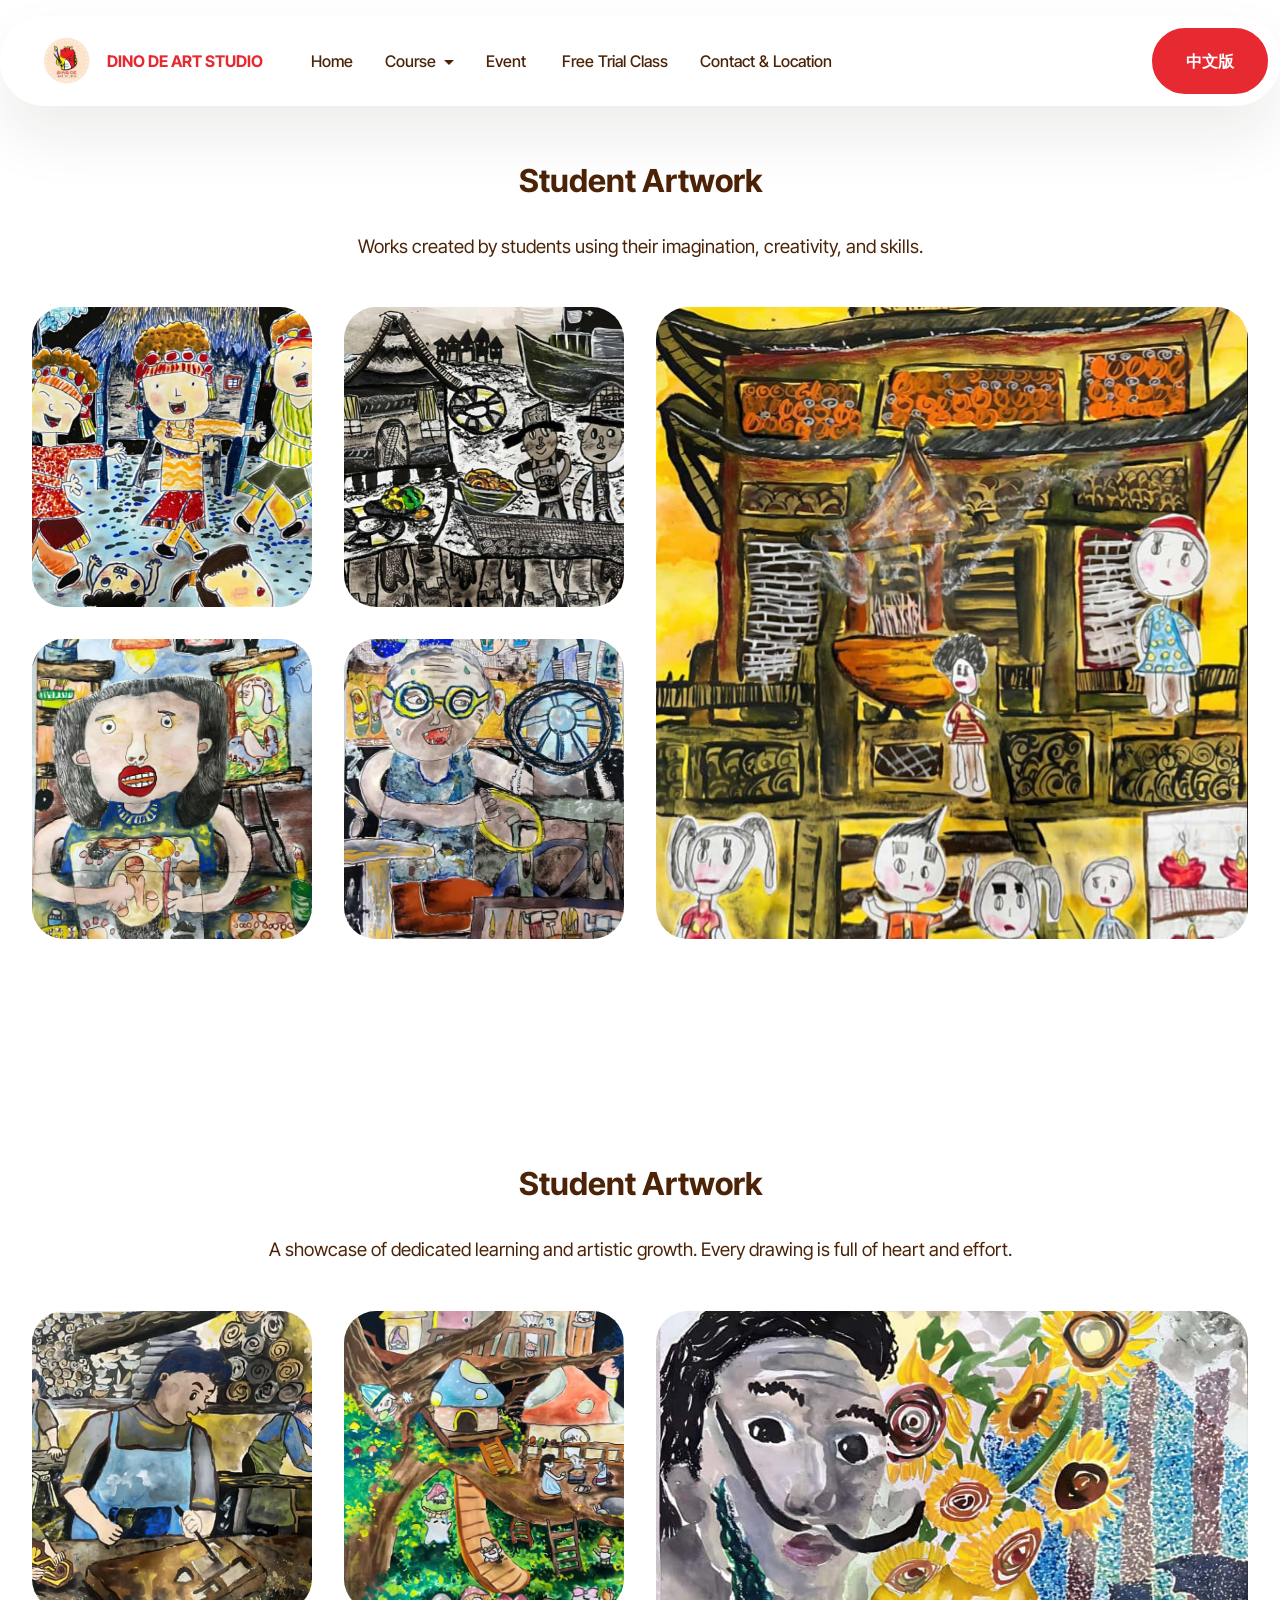
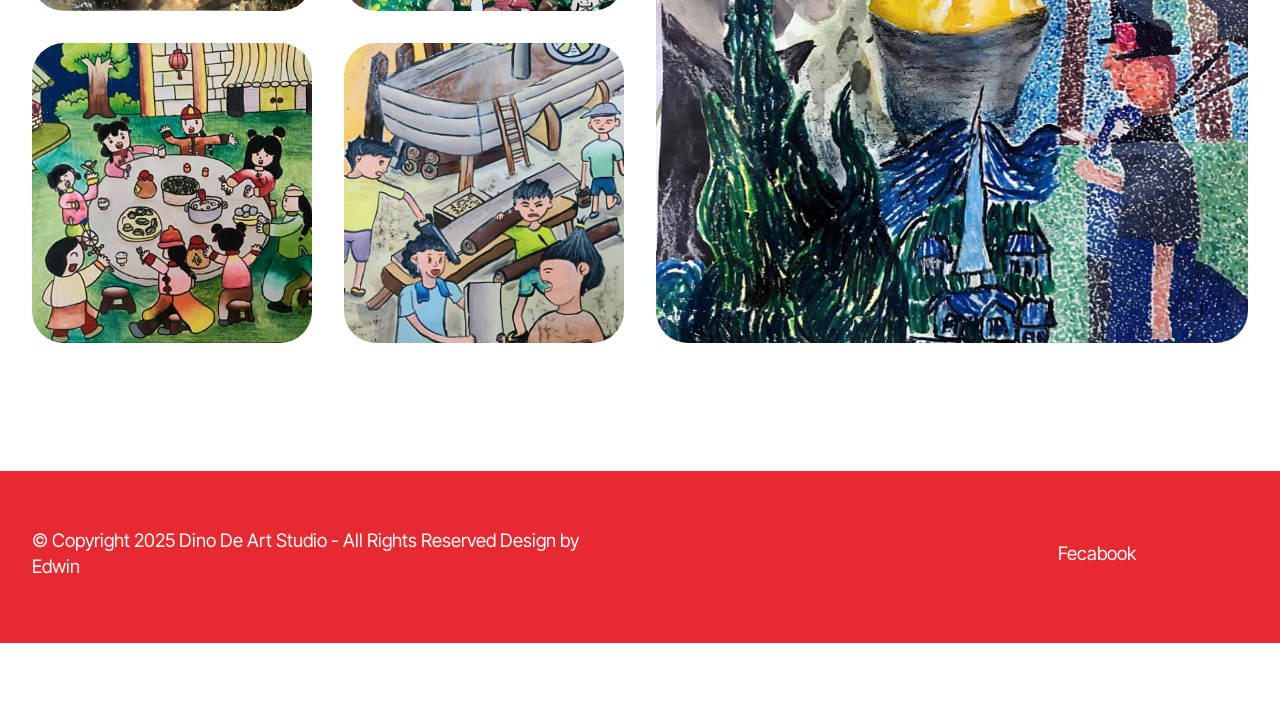
<file: page5.html>
<!DOCTYPE html>
<html  >
<head>
  <!-- Site made with Mobirise Website Builder v6.1.4, https://mobirise.com -->
  <meta charset="UTF-8">
  <meta http-equiv="X-UA-Compatible" content="IE=edge">
  <meta name="generator" content="Mobirise v6.1.4, mobirise.com">
  <meta name="viewport" content="width=device-width, initial-scale=1, minimum-scale=1">
  <link rel="shortcut icon" href="assets/images/dino-website-2.png" type="image/x-icon">
  <meta name="description" content="">
  
  
  <title>学生作品</title>
  <link rel="stylesheet" href="assets/web/assets/mobirise-icons2/mobirise2.css">
  <link rel="stylesheet" href="assets/bootstrap/css/bootstrap.min.css">
  <link rel="stylesheet" href="assets/animatecss/animate.css">
  <link rel="stylesheet" href="assets/dropdown/css/style.css">
  <link rel="stylesheet" href="assets/theme/css/style.css">
  <link rel="preload" href="https://fonts.googleapis.com/css?family=Inter+Tight:100,200,300,400,500,600,700,800,900,100i,200i,300i,400i,500i,600i,700i,800i,900i&display=swap" as="style" onload="this.onload=null;this.rel='stylesheet'">
  <noscript><link rel="stylesheet" href="https://fonts.googleapis.com/css?family=Inter+Tight:100,200,300,400,500,600,700,800,900,100i,200i,300i,400i,500i,600i,700i,800i,900i&display=swap"></noscript>
  <link rel="preload" as="style" href="assets/mobirise/css/mbr-additional.css?v=aFsIwa"><link rel="stylesheet" href="assets/mobirise/css/mbr-additional.css?v=aFsIwa" type="text/css">

  
  
  
</head>
<body>
  
  <section data-bs-version="5.1" class="menu menu1 cid-uYOA0XHMTv" once="menu" id="menu01-2w">
	

	<nav class="navbar navbar-dropdown navbar-fixed-top navbar-expand-lg">
		<div class="container">
			<div class="navbar-brand">
				<span class="navbar-logo">
					<a href="https://mobiri.se">
						<img src="assets/images/dino-website-2.png" alt="Mobirise Website Builder" style="height: 3rem;">
					</a>
				</span>
				<span class="navbar-caption-wrap"><a class="navbar-caption text-primary display-4">DINO DE ART STUDIO</a></span>
			</div>
			<button class="navbar-toggler" type="button" data-toggle="collapse" data-bs-toggle="collapse" data-target="#navbarSupportedContent" data-bs-target="#navbarSupportedContent" aria-controls="navbarNavAltMarkup" aria-expanded="false" aria-label="Toggle navigation">
				<div class="hamburger">
					<span></span>
					<span></span>
					<span></span>
					<span></span>
				</div>
			</button>
			<div class="collapse navbar-collapse" id="navbarSupportedContent">
				<ul class="navbar-nav nav-dropdown" data-app-modern-menu="true"><li class="nav-item">
						<a class="nav-link link text-warning display-4" href="index.html#header01-1l" aria-expanded="false">Home</a>
					</li><li class="nav-item dropdown"><a class="nav-link link text-warning dropdown-toggle display-4" href="index.html#features04-1" data-toggle="dropdown-submenu" data-bs-toggle="dropdown" data-bs-auto-close="outside" aria-expanded="false">Course</a><div class="dropdown-menu" aria-labelledby="dropdown-794"><a class="text-warning dropdown-item text-primary display-4" href="page2.html#image08-1p">Children Creative Course</a><a class="text-warning dropdown-item text-primary display-4" href="page3.html#image08-2u">Art Skills Course</a><a class="text-warning dropdown-item text-primary display-4" href="page4.html#image08-2v">Secondary Watercolor Course</a><a class="text-warning dropdown-item text-primary display-4" href="page5.html#gallery05-2y">Student Artwork</a><a class="text-warning dropdown-item text-primary display-4" href="page6.html#gallery05-34">Handicrafts</a><a class="text-warning dropdown-item text-primary display-4" href="page7.html#gallery01-3g">Art Competition Awards</a></div></li>
					<li class="nav-item"><a class="nav-link link text-warning display-4" href="page8.html#gallery05-3v">Event&nbsp;</a></li><li class="nav-item"><a class="nav-link link text-warning display-4" href="index.html#image08-3z">Free Trial Class</a></li><li class="nav-item"><a class="nav-link link text-warning display-4" href="index.html#contacts03-40">Contact &amp; Location</a></li></ul>
				
				<div class="navbar-buttons mbr-section-btn"><a class="btn btn-primary display-4" href="https://edwin0119.github.io/dinodeartstudio/">中文版</a></div>
			</div>
		</div>
	</nav>
</section>

<section data-bs-version="5.1" class="gallery05 cid-uYZTPr4ZxQ" id="gallery05-2y">
    

    
    
    <div class="container">
        <div class="row justify-content-center">
            <div class="col-md-12 content-head mb-5">
                <h1 class="mbr-section-title mbr-fonts-style mb-0 display-2"><strong>Student Artwork</strong></h1>
                <p class="mbr-text mbr-fonts-style mt-4 mb-0 display-7">
                    Works created by students using their imagination, creativity, and skills.</p>
            </div>
        </div>
        <div class="row justify-content-center  blockContent">
            <div class="col-12 col-lg-6">
                <div class="row">
                    <div class="col-xs-12 col-sm-12 col-md-6 col-lg-6 active">
                        <div class="item-wrapper">
                            <div class="item-img">
                                <img src="assets/images/whatsapp20image202025-10-0820at209.51.0520am-596x442.jpg" alt="Mobirise Website Builder" title="" data-slide-to="0" data-bs-slide-to="0" class="smallImage">
                            </div>

                        </div>
                    </div>
                    <div class="col-md-6 col-xs-12 col-sm-12 col-lg-6">
                        <div class="item-wrapper">
                            <div class="item-img">
                                <img src="assets/images/whatsapp20image202025-10-0820at209.51.0620am203-596x442.jpg" alt="Mobirise Website Builder" title="" data-slide-to="1" data-bs-slide-to="1" class="smallImage">
                            </div>

                        </div>
                    </div>
                    <div class="col-xs-12 col-sm-12 col-md-6 col-lg-6">
                        <div class="item-wrapper">
                            <div class="item-img">
                                <img src="assets/images/whatsapp20image202025-10-0820at209.51.1120am202-596x793.jpg" alt="Mobirise Website Builder" title="" data-slide-to="2" data-bs-slide-to="2" class="smallImage">
                            </div>
                        </div>
                    </div>
                    <div class="col-xs-12 col-sm-12 col-md-6 col-lg-6">
                        <div class="item-wrapper">
                            <div class="item-img">
                                <img src="assets/images/whatsapp20image202025-10-0820at209.51.1220am201-596x793.jpg" alt="Mobirise Website Builder" title="" data-slide-to="3" data-bs-slide-to="3" class="smallImage">
                            </div>
                        </div>
                    </div>
                </div>
            </div>
            <div class="col-12 col-lg-6">
                <div class="item-wrapper">
                    <div class="item-img ">
                        <img class="w-100 largeImage" src="assets/images/whatsapp20image202025-10-0820at209.51.0620am-759x1024.jpeg" alt="Mobirise Website Builder" data-slide-to="3" data-bs-slide-to="3">
                    </div>

                </div>
            </div>
        </div>
    </div>
</section>

<section data-bs-version="5.1" class="gallery05 cid-uYZTPQdM1N" id="gallery05-2z">
    

    
    
    <div class="container">
        <div class="row justify-content-center">
            <div class="col-md-12 content-head mb-5">
                <h1 class="mbr-section-title mbr-fonts-style mb-0 display-2"><strong>Student Artwork</strong></h1>
                <p class="mbr-text mbr-fonts-style mt-4 mb-0 display-7">A showcase of dedicated learning and artistic growth. Every drawing is full of heart and effort.</p>
            </div>
        </div>
        <div class="row justify-content-center  blockContent">
            <div class="col-12 col-lg-6">
                <div class="row">
                    <div class="col-xs-12 col-sm-12 col-md-6 col-lg-6 active">
                        <div class="item-wrapper">
                            <div class="item-img">
                                <img src="assets/images/whatsapp20image202025-10-0820at209.51.1120am201-596x448.jpg" alt="Mobirise Website Builder" title="" data-slide-to="0" data-bs-slide-to="0" class="smallImage">
                            </div>

                        </div>
                    </div>
                    <div class="col-md-6 col-xs-12 col-sm-12 col-lg-6">
                        <div class="item-wrapper">
                            <div class="item-img">
                                <img src="assets/images/whatsapp20image202025-10-0820at209.51.1220am-596x793.jpg" alt="Mobirise Website Builder" title="" data-slide-to="1" data-bs-slide-to="1" class="smallImage">
                            </div>

                        </div>
                    </div>
                    <div class="col-xs-12 col-sm-12 col-md-6 col-lg-6">
                        <div class="item-wrapper">
                            <div class="item-img">
                                <img src="assets/images/whatsapp20image202025-10-0820at209.51.0620am201-596x437.jpg" alt="Mobirise Website Builder" title="" data-slide-to="2" data-bs-slide-to="2" class="smallImage">
                            </div>
                        </div>
                    </div>
                    <div class="col-xs-12 col-sm-12 col-md-6 col-lg-6">
                        <div class="item-wrapper">
                            <div class="item-img">
                                <img src="assets/images/whatsapp20image202025-10-0820at209.51.0220am-596x846.jpg" alt="Mobirise Website Builder" title="" data-slide-to="3" data-bs-slide-to="3" class="smallImage">
                            </div>
                        </div>
                    </div>
                </div>
            </div>
            <div class="col-12 col-lg-6">
                <div class="item-wrapper">
                    <div class="item-img ">
                        <img class="w-100 largeImage" src="assets/images/whatsapp20image202025-10-0820at209.51.1120am203-770x1024.jpg" alt="Mobirise Website Builder" data-slide-to="3" data-bs-slide-to="3">
                    </div>

                </div>
            </div>
        </div>
    </div>
</section>

<section data-bs-version="5.1" class="footer2 cid-uZ02fi4xNs" once="footers" id="footer02-3x">
    

    
    

    <div class="container">
        <div class="row">
            <div class="col-12 col-lg-6 center mt-2 mb-3">
                <p class="mbr-fonts-style copyright mb-0 display-7">
                    © Copyright 2025 Dino De Art Studio - All Rights Reserved Design by Edwin</p>
            </div>
            <div class="col-12 col-lg-6 center">
                <div class="row-links mt-2 mb-3">
                    <ul class="row-links-soc">
                        
                        
                        
                        
                    <li class="row-links-soc-item mbr-fonts-style display-7">&nbsp;&nbsp;<a href="https://www.facebook.com/share/1CKaKnSpMi/" class="text-success" target="_blank">Fecabook</a></li><li class="row-links-soc-item mbr-fonts-style display-7"></li><li class="row-links-soc-item mbr-fonts-style display-7"></li><li class="row-links-soc-item mbr-fonts-style display-7"></li></ul>
                </div>
            </div>
        </div>
    </div>
</section><section class="display-7" style="padding: 0;align-items: center;justify-content: center;flex-wrap: wrap;    align-content: center;display: flex;position: relative;height: 4rem;"><a href="https://mobiri.se/4250549" style="flex: 1 1;height: 4rem;position: absolute;width: 100%;z-index: 1;"><img alt="" style="height: 4rem;" src="[data-uri]"></a><p style="margin: 0;text-align: center;" class="display-7">&#8204;</p><a style="z-index:1" href="https://mobirise.com/builder/ai-website-creator.html">Free AI Website Creator</a></section><script src="assets/bootstrap/js/bootstrap.bundle.min.js"></script>  <script src="assets/smoothscroll/smooth-scroll.js"></script>  <script src="assets/ytplayer/index.js"></script>  <script src="assets/dropdown/js/navbar-dropdown.js"></script>  <script src="assets/theme/js/script.js"></script>  
  
  
 <div id="scrollToTop" class="scrollToTop mbr-arrow-up"><a style="text-align: center;"><i class="mbr-arrow-up-icon mbr-arrow-up-icon-cm cm-icon cm-icon-smallarrow-up"></i></a></div>
    <input name="animation" type="hidden">
  </body>
</html>
</file>
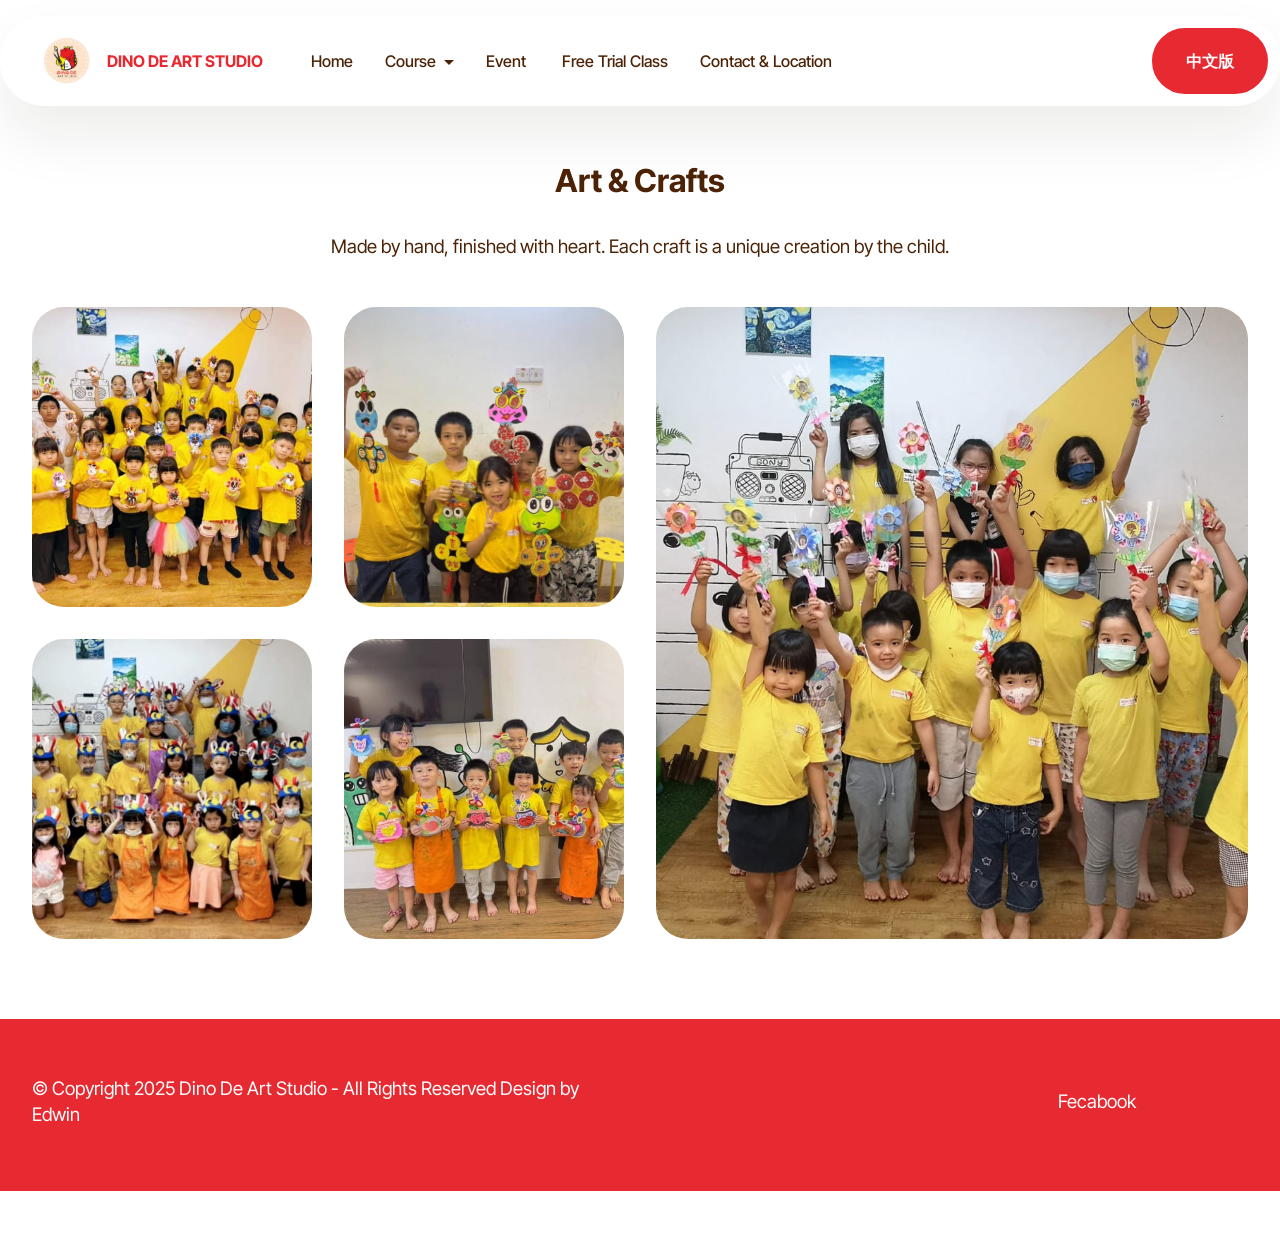
<file: page6.html>
<!DOCTYPE html>
<html  >
<head>
  <!-- Site made with Mobirise Website Builder v6.1.4, https://mobirise.com -->
  <meta charset="UTF-8">
  <meta http-equiv="X-UA-Compatible" content="IE=edge">
  <meta name="generator" content="Mobirise v6.1.4, mobirise.com">
  <meta name="viewport" content="width=device-width, initial-scale=1, minimum-scale=1">
  <link rel="shortcut icon" href="assets/images/dino-website-2.png" type="image/x-icon">
  <meta name="description" content="">
  
  
  <title>手工作品</title>
  <link rel="stylesheet" href="assets/web/assets/mobirise-icons2/mobirise2.css">
  <link rel="stylesheet" href="assets/bootstrap/css/bootstrap.min.css">
  <link rel="stylesheet" href="assets/animatecss/animate.css">
  <link rel="stylesheet" href="assets/dropdown/css/style.css">
  <link rel="stylesheet" href="assets/theme/css/style.css">
  <link rel="preload" href="https://fonts.googleapis.com/css?family=Inter+Tight:100,200,300,400,500,600,700,800,900,100i,200i,300i,400i,500i,600i,700i,800i,900i&display=swap" as="style" onload="this.onload=null;this.rel='stylesheet'">
  <noscript><link rel="stylesheet" href="https://fonts.googleapis.com/css?family=Inter+Tight:100,200,300,400,500,600,700,800,900,100i,200i,300i,400i,500i,600i,700i,800i,900i&display=swap"></noscript>
  <link rel="preload" as="style" href="assets/mobirise/css/mbr-additional.css?v=dWQCaI"><link rel="stylesheet" href="assets/mobirise/css/mbr-additional.css?v=dWQCaI" type="text/css">

  
  
  
</head>
<body>
  
  <section data-bs-version="5.1" class="menu menu1 cid-uYZW10Hkag" once="menu" id="menu01-30">
	

	<nav class="navbar navbar-dropdown navbar-fixed-top navbar-expand-lg">
		<div class="container">
			<div class="navbar-brand">
				<span class="navbar-logo">
					<a href="https://mobiri.se">
						<img src="assets/images/dino-website-2.png" alt="Mobirise Website Builder" style="height: 3rem;">
					</a>
				</span>
				<span class="navbar-caption-wrap"><a class="navbar-caption text-primary display-4">DINO DE ART STUDIO</a></span>
			</div>
			<button class="navbar-toggler" type="button" data-toggle="collapse" data-bs-toggle="collapse" data-target="#navbarSupportedContent" data-bs-target="#navbarSupportedContent" aria-controls="navbarNavAltMarkup" aria-expanded="false" aria-label="Toggle navigation">
				<div class="hamburger">
					<span></span>
					<span></span>
					<span></span>
					<span></span>
				</div>
			</button>
			<div class="collapse navbar-collapse" id="navbarSupportedContent">
				<ul class="navbar-nav nav-dropdown" data-app-modern-menu="true"><li class="nav-item">
						<a class="nav-link link text-warning display-4" href="index.html#header01-1l" aria-expanded="false">Home</a>
					</li><li class="nav-item dropdown"><a class="nav-link link text-warning dropdown-toggle display-4" href="index.html#features04-1" data-toggle="dropdown-submenu" data-bs-toggle="dropdown" data-bs-auto-close="outside" aria-expanded="false">Course</a><div class="dropdown-menu" aria-labelledby="dropdown-794"><a class="text-warning dropdown-item text-primary display-4" href="page2.html#image08-1p">Children Creative Course</a><a class="text-warning dropdown-item text-primary display-4" href="page3.html#image08-2u">Art Skills Course</a><a class="text-warning dropdown-item text-primary display-4" href="page4.html#image08-2v">Secondary Watercolor Course</a><a class="text-warning dropdown-item text-primary display-4" href="page5.html#gallery05-2y">Student Artwork</a><a class="text-warning dropdown-item text-primary display-4" href="page6.html#gallery05-34">Handicrafts</a><a class="text-warning dropdown-item text-primary display-4" href="page7.html#gallery01-3g">Art Competition Awards</a></div></li>
					<li class="nav-item"><a class="nav-link link text-warning display-4" href="page8.html#gallery05-3v">Event&nbsp;</a></li><li class="nav-item"><a class="nav-link link text-warning display-4" href="index.html#image08-3z">Free Trial Class</a></li><li class="nav-item"><a class="nav-link link text-warning display-4" href="index.html#contacts03-40">Contact &amp; Location</a></li></ul>
				
				<div class="navbar-buttons mbr-section-btn"><a class="btn btn-primary display-4" href="https://edwin0119.github.io/dinodeartstudio/">中文版</a></div>
			</div>
		</div>
	</nav>
</section>

<section data-bs-version="5.1" class="gallery05 cid-uYZW11tWJP" id="gallery05-34">
    

    
    
    <div class="container">
        <div class="row justify-content-center">
            <div class="col-md-12 content-head mb-5">
                <h1 class="mbr-section-title mbr-fonts-style mb-0 display-2"><strong>Art &amp; Crafts</strong></h1>
                <p class="mbr-text mbr-fonts-style mt-4 mb-0 display-7">Made by hand, finished with heart. Each craft is a unique creation by the child.</p>
            </div>
        </div>
        <div class="row justify-content-center  blockContent">
            <div class="col-12 col-lg-6">
                <div class="row">
                    <div class="col-xs-12 col-sm-12 col-md-6 col-lg-6 active">
                        <div class="item-wrapper">
                            <div class="item-img">
                                <img src="assets/images/e6898be5b7a53-596x447.jpg" alt="Mobirise Website Builder" title="" data-slide-to="0" data-bs-slide-to="0" class="smallImage">
                            </div>

                        </div>
                    </div>
                    <div class="col-md-6 col-xs-12 col-sm-12 col-lg-6">
                        <div class="item-wrapper">
                            <div class="item-img">
                                <img src="assets/images/e6898be5b7a55-596x795.jpg" alt="Mobirise Website Builder" title="" data-slide-to="1" data-bs-slide-to="1" class="smallImage">
                            </div>

                        </div>
                    </div>
                    <div class="col-xs-12 col-sm-12 col-md-6 col-lg-6">
                        <div class="item-wrapper">
                            <div class="item-img">
                                <img src="assets/images/e6898be5b7a57-596x391.jpg" alt="Mobirise Website Builder" title="" data-slide-to="2" data-bs-slide-to="2" class="smallImage">
                            </div>
                        </div>
                    </div>
                    <div class="col-xs-12 col-sm-12 col-md-6 col-lg-6">
                        <div class="item-wrapper">
                            <div class="item-img">
                                <img src="assets/images/e6898be5b7a54-596x447.jpg" alt="Mobirise Website Builder" title="" data-slide-to="3" data-bs-slide-to="3" class="smallImage">
                            </div>
                        </div>
                    </div>
                </div>
            </div>
            <div class="col-12 col-lg-6">
                <div class="item-wrapper">
                    <div class="item-img ">
                        <img class="w-100 largeImage" src="assets/images/e6898be5b7a58-1256x895.jpg" alt="Mobirise Website Builder" data-slide-to="3" data-bs-slide-to="3">
                    </div>

                </div>
            </div>
        </div>
    </div>
</section>

<section data-bs-version="5.1" class="footer2 cid-uZ02fi4xNs" once="footers" id="footer02-3x">
    

    
    

    <div class="container">
        <div class="row">
            <div class="col-12 col-lg-6 center mt-2 mb-3">
                <p class="mbr-fonts-style copyright mb-0 display-7">
                    © Copyright 2025 Dino De Art Studio - All Rights Reserved Design by Edwin</p>
            </div>
            <div class="col-12 col-lg-6 center">
                <div class="row-links mt-2 mb-3">
                    <ul class="row-links-soc">
                        
                        
                        
                        
                    <li class="row-links-soc-item mbr-fonts-style display-7">&nbsp;&nbsp;<a href="https://www.facebook.com/share/1CKaKnSpMi/" class="text-success" target="_blank">Fecabook</a></li><li class="row-links-soc-item mbr-fonts-style display-7"></li><li class="row-links-soc-item mbr-fonts-style display-7"></li><li class="row-links-soc-item mbr-fonts-style display-7"></li></ul>
                </div>
            </div>
        </div>
    </div>
</section><section class="display-7" style="padding: 0;align-items: center;justify-content: center;flex-wrap: wrap;    align-content: center;display: flex;position: relative;height: 4rem;"><a href="https://mobiri.se/4250549" style="flex: 1 1;height: 4rem;position: absolute;width: 100%;z-index: 1;"><img alt="" style="height: 4rem;" src="[data-uri]"></a><p style="margin: 0;text-align: center;" class="display-7">&#8204;</p><a style="z-index:1" href="https://mobirise.com/builder/ai-website-generator.html">AI Website Generator</a></section><script src="assets/bootstrap/js/bootstrap.bundle.min.js"></script>  <script src="assets/smoothscroll/smooth-scroll.js"></script>  <script src="assets/ytplayer/index.js"></script>  <script src="assets/dropdown/js/navbar-dropdown.js"></script>  <script src="assets/theme/js/script.js"></script>  
  
  
 <div id="scrollToTop" class="scrollToTop mbr-arrow-up"><a style="text-align: center;"><i class="mbr-arrow-up-icon mbr-arrow-up-icon-cm cm-icon cm-icon-smallarrow-up"></i></a></div>
    <input name="animation" type="hidden">
  </body>
</html>
</file>
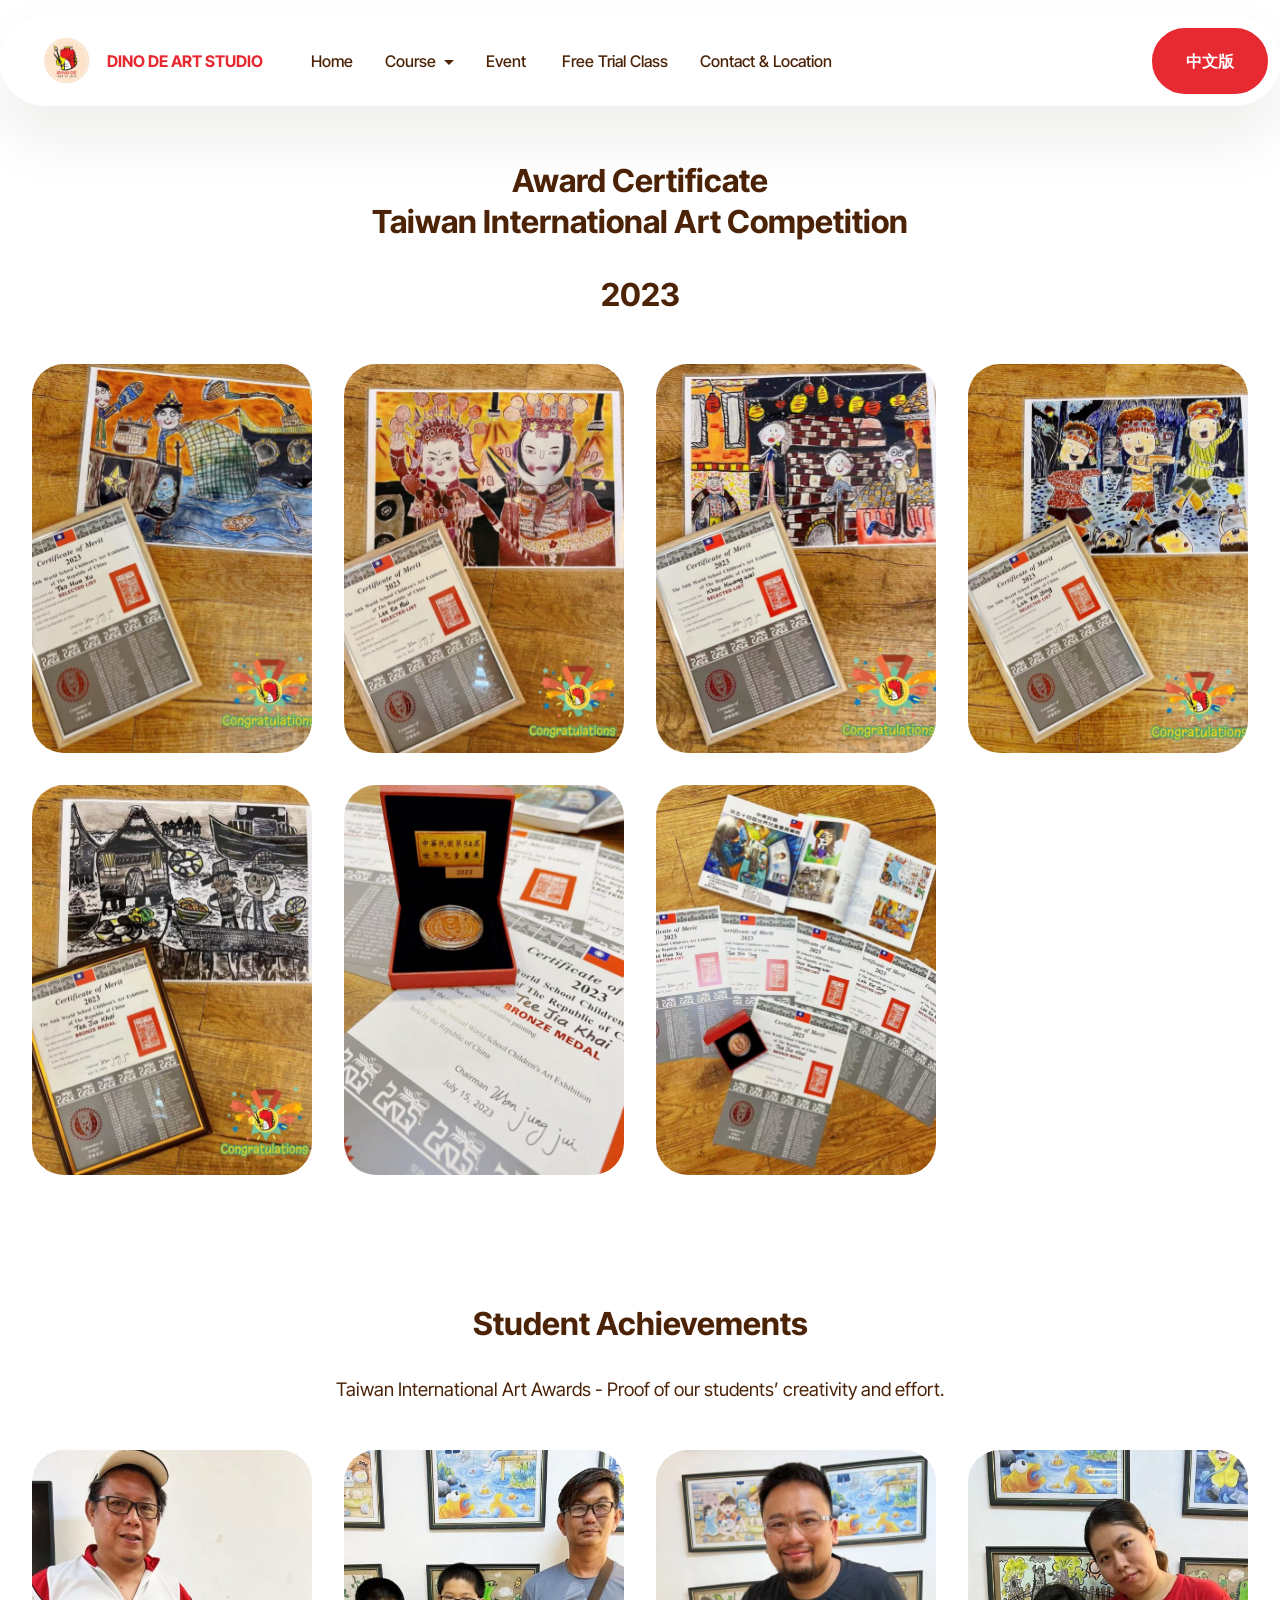
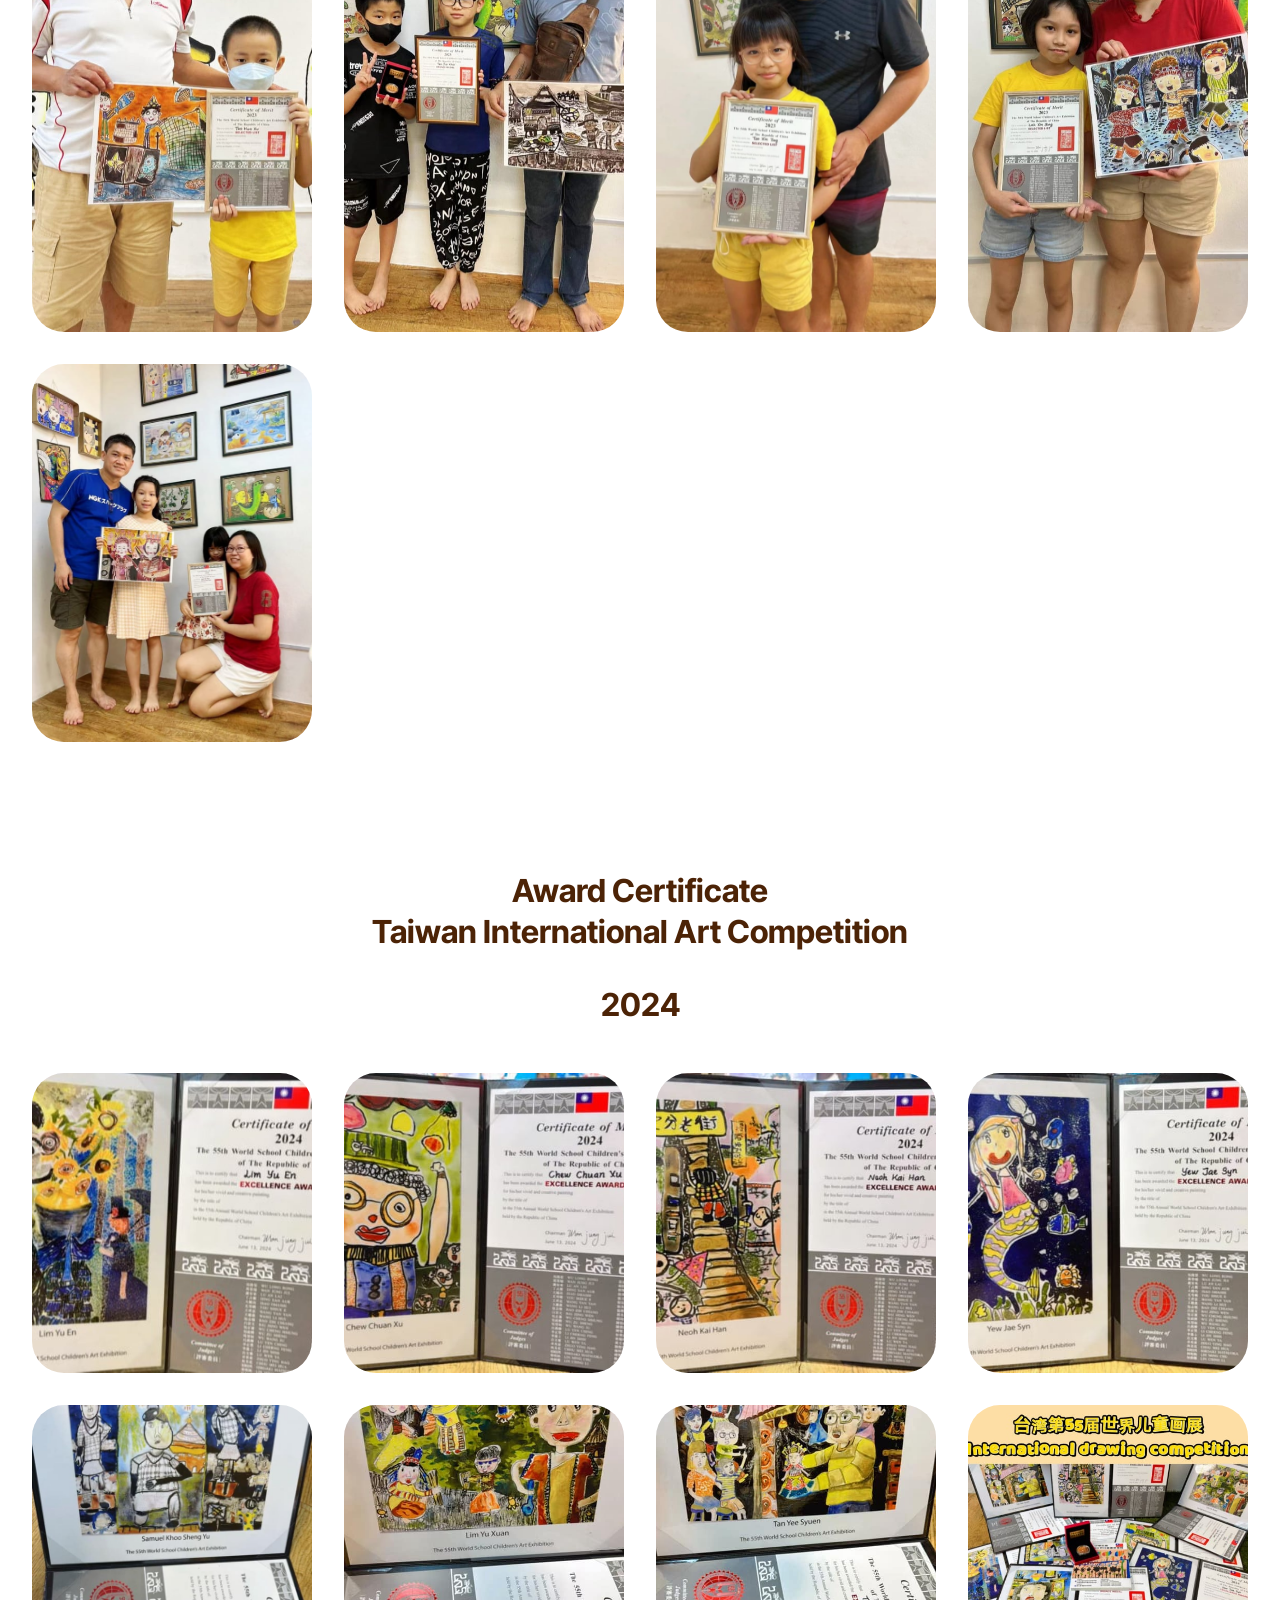
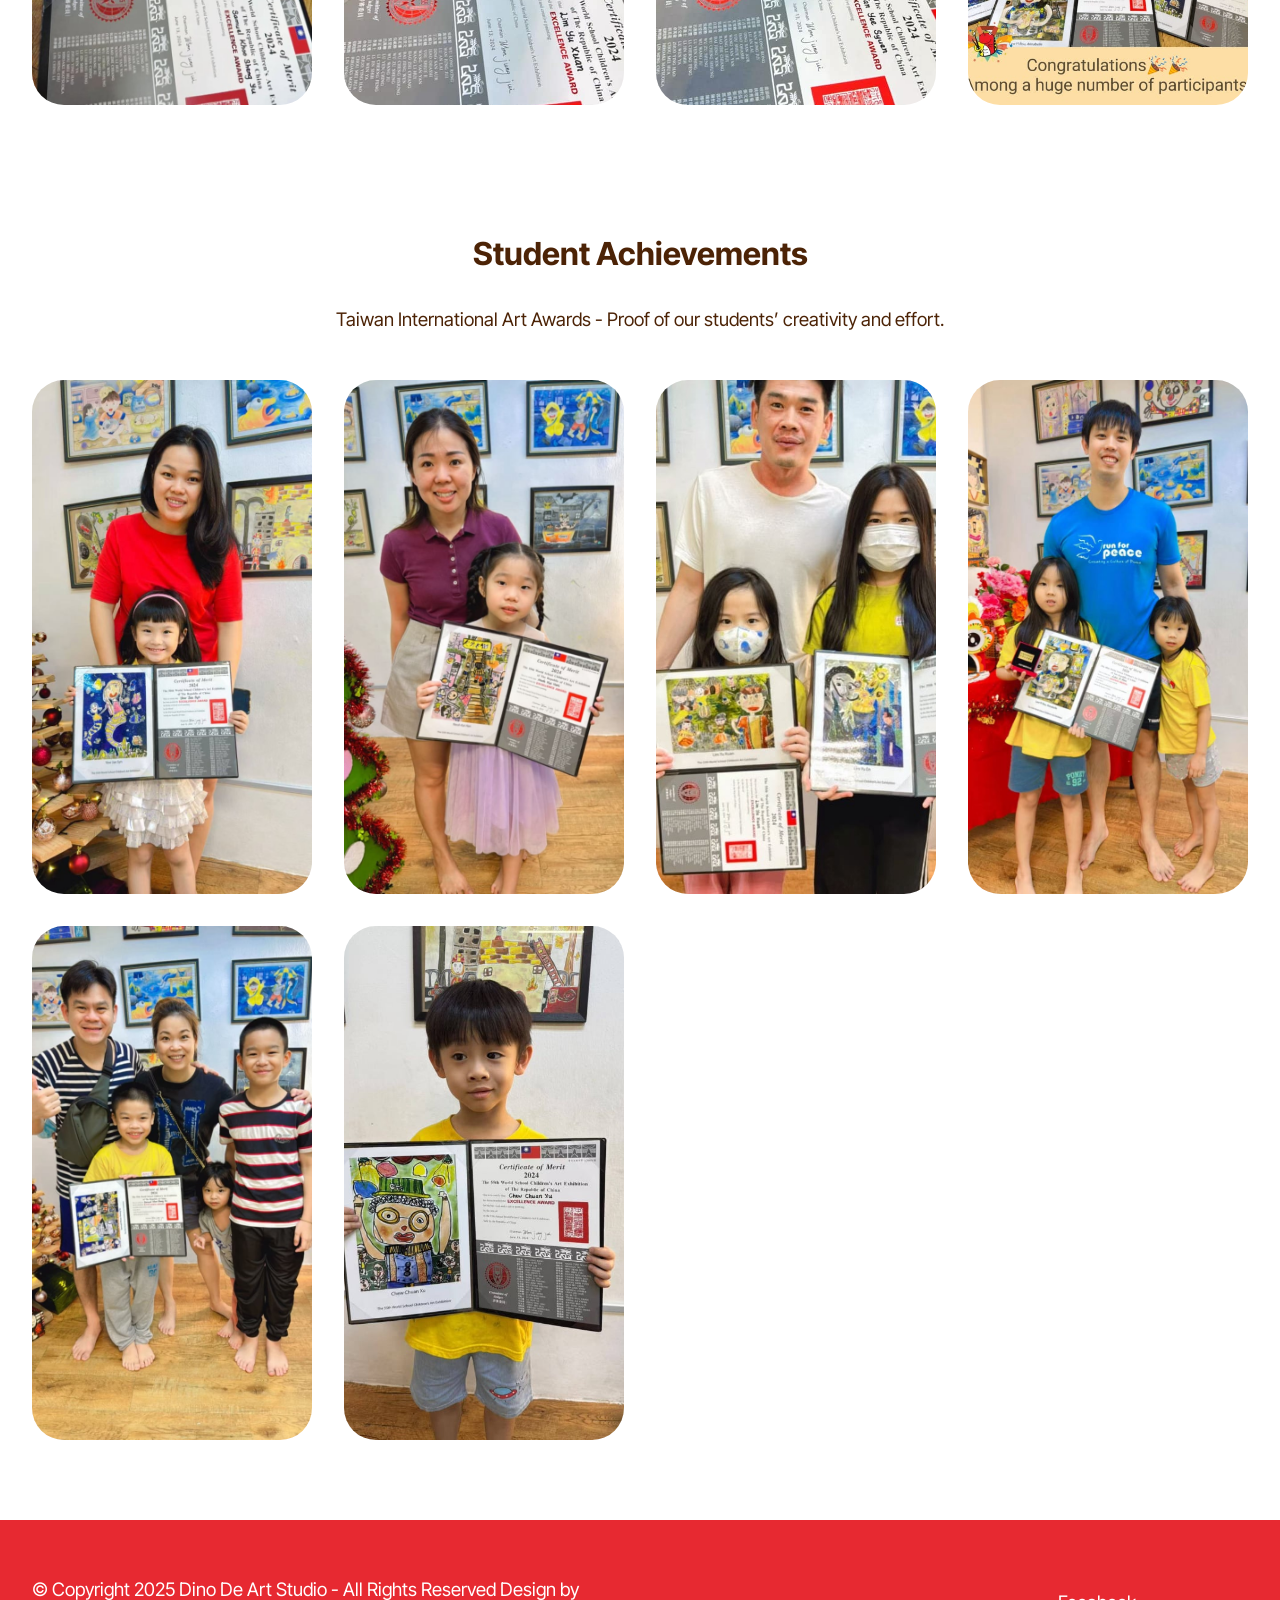
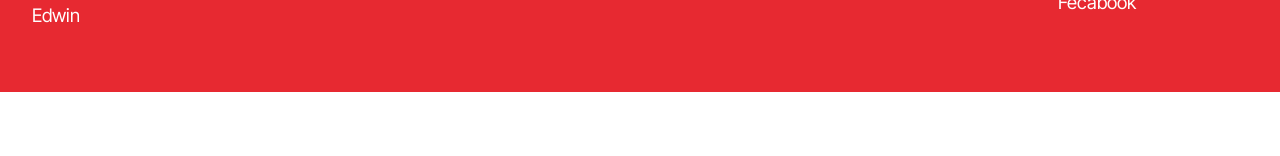
<file: page7.html>
<!DOCTYPE html>
<html  >
<head>
  <!-- Site made with Mobirise Website Builder v6.1.4, https://mobirise.com -->
  <meta charset="UTF-8">
  <meta http-equiv="X-UA-Compatible" content="IE=edge">
  <meta name="generator" content="Mobirise v6.1.4, mobirise.com">
  <meta name="viewport" content="width=device-width, initial-scale=1, minimum-scale=1">
  <link rel="shortcut icon" href="assets/images/dino-website-2.png" type="image/x-icon">
  <meta name="description" content="">
  
  
  <title>美术比赛奖状</title>
  <link rel="stylesheet" href="assets/web/assets/mobirise-icons2/mobirise2.css">
  <link rel="stylesheet" href="assets/bootstrap/css/bootstrap.min.css">
  <link rel="stylesheet" href="assets/animatecss/animate.css">
  <link rel="stylesheet" href="assets/dropdown/css/style.css">
  <link rel="stylesheet" href="assets/theme/css/style.css">
  <link rel="preload" href="https://fonts.googleapis.com/css?family=Inter+Tight:100,200,300,400,500,600,700,800,900,100i,200i,300i,400i,500i,600i,700i,800i,900i&display=swap" as="style" onload="this.onload=null;this.rel='stylesheet'">
  <noscript><link rel="stylesheet" href="https://fonts.googleapis.com/css?family=Inter+Tight:100,200,300,400,500,600,700,800,900,100i,200i,300i,400i,500i,600i,700i,800i,900i&display=swap"></noscript>
  <link rel="preload" as="style" href="assets/mobirise/css/mbr-additional.css?v=i0Km2a"><link rel="stylesheet" href="assets/mobirise/css/mbr-additional.css?v=i0Km2a" type="text/css">

  
  
  
</head>
<body>
  
  <section data-bs-version="5.1" class="menu menu1 cid-uYZWmeO2NM" once="menu" id="menu01-3b">
	

	<nav class="navbar navbar-dropdown navbar-fixed-top navbar-expand-lg">
		<div class="container">
			<div class="navbar-brand">
				<span class="navbar-logo">
					<a href="https://mobiri.se">
						<img src="assets/images/dino-website-2.png" alt="Mobirise Website Builder" style="height: 3rem;">
					</a>
				</span>
				<span class="navbar-caption-wrap"><a class="navbar-caption text-primary display-4">DINO DE ART STUDIO</a></span>
			</div>
			<button class="navbar-toggler" type="button" data-toggle="collapse" data-bs-toggle="collapse" data-target="#navbarSupportedContent" data-bs-target="#navbarSupportedContent" aria-controls="navbarNavAltMarkup" aria-expanded="false" aria-label="Toggle navigation">
				<div class="hamburger">
					<span></span>
					<span></span>
					<span></span>
					<span></span>
				</div>
			</button>
			<div class="collapse navbar-collapse" id="navbarSupportedContent">
				<ul class="navbar-nav nav-dropdown" data-app-modern-menu="true"><li class="nav-item">
						<a class="nav-link link text-warning display-4" href="index.html#header01-1l" aria-expanded="false">Home</a>
					</li><li class="nav-item dropdown"><a class="nav-link link text-warning dropdown-toggle display-4" href="index.html#features04-1" data-toggle="dropdown-submenu" data-bs-toggle="dropdown" data-bs-auto-close="outside" aria-expanded="false">Course</a><div class="dropdown-menu" aria-labelledby="dropdown-794"><a class="text-warning dropdown-item text-primary display-4" href="page2.html#image08-1p">Children Creative Course</a><a class="text-warning dropdown-item text-primary display-4" href="page3.html#image08-2u">Art Skills Course</a><a class="text-warning dropdown-item text-primary display-4" href="page4.html#image08-2v">Secondary Watercolor Course</a><a class="text-warning dropdown-item text-primary display-4" href="page5.html#gallery05-2y">Student Artwork</a><a class="text-warning dropdown-item text-primary display-4" href="page6.html#gallery05-34">Handicrafts</a><a class="text-warning dropdown-item text-primary display-4" href="page7.html#gallery01-3g">Art Competition Awards</a></div></li>
					<li class="nav-item"><a class="nav-link link text-warning display-4" href="page8.html#gallery05-3v">Event&nbsp;</a></li><li class="nav-item"><a class="nav-link link text-warning display-4" href="index.html#image08-3z">Free Trial Class</a></li><li class="nav-item"><a class="nav-link link text-warning display-4" href="index.html#contacts03-40">Contact &amp; Location</a></li></ul>
				
				<div class="navbar-buttons mbr-section-btn"><a class="btn btn-primary display-4" href="https://edwin0119.github.io/dinodeartstudio/">中文版</a></div>
			</div>
		</div>
	</nav>
</section>

<section data-bs-version="5.1" class="gallery1 mbr-gallery cid-uYZWmgxzu5" id="gallery01-3g">
    
    

    <div class="container-fluid">
        <div class="row justify-content-center">
            <div class="col-12 content-head">
                <div class="mb-5">
                    <h3 class="mbr-section-title mbr-fonts-style align-center m-0 display-2"><strong>Award Certificate 
</strong><div><strong>Taiwan International Art Competition</strong></div></h3>
                    <h4 class="mbr-section-subtitle mbr-fonts-style align-center mb-0 mt-4 display-2"><strong>2023</strong><br></h4>
                </div>
            </div>
        </div>
        
        <div class="row mbr-gallery">
            <div class="col-12 col-md-6 col-lg-3 item gallery-image">
                <div class="item-wrapper mb-3" data-toggle="modal" data-bs-toggle="modal" data-target="#uZ6Pis4Jyu-modal" data-bs-target="#uZ6Pis4Jyu-modal">
                    <img class="w-100" src="assets/images/e58fb0e6b9be1-646x781.jpg" alt="Mobirise Website Builder" data-slide-to="0" data-bs-slide-to="0" data-target="#lb-uZ6Pis4Jyu" data-bs-target="#lb-uZ6Pis4Jyu">
                    <div class="icon-wrapper">
                        <span class="mobi-mbri mobi-mbri-search mbr-iconfont mbr-iconfont-btn"></span>
                    </div>
                </div>
                
            </div>
            <div class="col-12 col-md-6 col-lg-3 item gallery-image">
                <div class="item-wrapper mb-3" data-toggle="modal" data-bs-toggle="modal" data-target="#uZ6Pis4Jyu-modal" data-bs-target="#uZ6Pis4Jyu-modal">
                    <img class="w-100" src="assets/images/e58fb0e6b9be2-646x862.jpg" alt="Mobirise Website Builder" data-slide-to="1" data-bs-slide-to="1" data-target="#lb-uZ6Pis4Jyu" data-bs-target="#lb-uZ6Pis4Jyu">
                    <div class="icon-wrapper">
                        <span class="mobi-mbri mobi-mbri-search mbr-iconfont mbr-iconfont-btn"></span>
                    </div>
                </div>
                
            </div>
            <div class="col-12 col-md-6 col-lg-3 item gallery-image">
                <div class="item-wrapper mb-3" data-toggle="modal" data-bs-toggle="modal" data-target="#uZ6Pis4Jyu-modal" data-bs-target="#uZ6Pis4Jyu-modal">
                    <img class="w-100" src="assets/images/e58fb0e6b9be3-646x836.jpg" alt="Mobirise Website Builder" data-slide-to="2" data-bs-slide-to="2" data-target="#lb-uZ6Pis4Jyu" data-bs-target="#lb-uZ6Pis4Jyu">
                    <div class="icon-wrapper">
                        <span class="mobi-mbri mobi-mbri-search mbr-iconfont mbr-iconfont-btn"></span>
                    </div>
                </div>
                
            </div>
            <div class="col-12 col-md-6 col-lg-3 item gallery-image">
                <div class="item-wrapper mb-3" data-toggle="modal" data-bs-toggle="modal" data-target="#uZ6Pis4Jyu-modal" data-bs-target="#uZ6Pis4Jyu-modal">
                    <img class="w-100" src="assets/images/e58fb0e6b9be4-646x862.jpg" alt="Mobirise Website Builder" data-slide-to="3" data-bs-slide-to="3" data-target="#lb-uZ6Pis4Jyu" data-bs-target="#lb-uZ6Pis4Jyu">
                    <div class="icon-wrapper">
                        <span class="mobi-mbri mobi-mbri-search mbr-iconfont mbr-iconfont-btn"></span>
                    </div>
                </div>
                
            </div>
            <div class="col-12 col-md-6 col-lg-3 item gallery-image">
                <div class="item-wrapper mb-3" data-toggle="modal" data-bs-toggle="modal" data-target="#uZ6Pis4Jyu-modal" data-bs-target="#uZ6Pis4Jyu-modal">
                    <img class="w-100" src="assets/images/e58fb0e6b9be5-646x862.jpg" alt="Mobirise Website Builder" data-slide-to="4" data-bs-slide-to="4" data-target="#lb-uZ6Pis4Jyu" data-bs-target="#lb-uZ6Pis4Jyu">
                    <div class="icon-wrapper">
                        <span class="mobi-mbri mobi-mbri-search mbr-iconfont mbr-iconfont-btn"></span>
                    </div>
                </div>
                
            </div>
            <div class="col-12 col-md-6 col-lg-3 item gallery-image">
                <div class="item-wrapper mb-3" data-toggle="modal" data-bs-toggle="modal" data-target="#uZ6Pis4Jyu-modal" data-bs-target="#uZ6Pis4Jyu-modal">
                    <img class="w-100" src="assets/images/e58fb0e6b9be6-646x862.jpg" alt="Mobirise Website Builder" data-slide-to="5" data-bs-slide-to="5" data-target="#lb-uZ6Pis4Jyu" data-bs-target="#lb-uZ6Pis4Jyu">
                    <div class="icon-wrapper">
                        <span class="mobi-mbri mobi-mbri-search mbr-iconfont mbr-iconfont-btn"></span>
                    </div>
                </div>
                
            </div>
            <div class="col-12 col-md-6 col-lg-3 item gallery-image">
                <div class="item-wrapper mb-3" data-toggle="modal" data-bs-toggle="modal" data-target="#uZ6Pis4Jyu-modal" data-bs-target="#uZ6Pis4Jyu-modal">
                    <img class="w-100" src="assets/images/e58fb0e6b9be8-646x783.jpg" alt="Mobirise Website Builder" data-slide-to="6" data-bs-slide-to="6" data-target="#lb-uZ6Pis4Jyu" data-bs-target="#lb-uZ6Pis4Jyu">
                    <div class="icon-wrapper">
                        <span class="mobi-mbri mobi-mbri-search mbr-iconfont mbr-iconfont-btn"></span>
                    </div>
                </div>
                
            </div>
            
        </div>

        <div class="modal mbr-slider" tabindex="-1" role="dialog" aria-hidden="true" id="uZ6Pis4Jyu-modal">
            <div class="modal-dialog" role="document">
                <div class="modal-content">
                    <div class="modal-body">
                        <div class="carousel slide" data-pause="false" data-bs-pause="false" id="lb-uZ6Pis4Jyu" data-interval="5000" data-bs-interval="5000">
                            <div class="carousel-inner">
                                <div class="carousel-item active">
                                    <img class="d-block w-100" src="assets/images/e58fb0e6b9be1-646x781.jpg" alt="Mobirise Website Builder">
                                </div>
                                <div class="carousel-item">
                                    <img class="d-block w-100" src="assets/images/e58fb0e6b9be2-646x862.jpg" alt="Mobirise Website Builder">
                                </div>
                                <div class="carousel-item">
                                    <img class="d-block w-100" src="assets/images/e58fb0e6b9be3-646x836.jpg" alt="Mobirise Website Builder">
                                </div>
                                <div class="carousel-item">
                                    <img class="d-block w-100" src="assets/images/e58fb0e6b9be4-646x862.jpg" alt="Mobirise Website Builder">
                                </div>
                                <div class="carousel-item">
                                    <img class="d-block w-100" src="assets/images/e58fb0e6b9be5-646x862.jpg" alt="Mobirise Website Builder">
                                </div>
                                <div class="carousel-item">
                                    <img class="d-block w-100" src="assets/images/e58fb0e6b9be6-646x862.jpg" alt="Mobirise Website Builder">
                                </div>
                                <div class="carousel-item">
                                    <img class="d-block w-100" src="assets/images/e58fb0e6b9be8-646x783.jpg" alt="Mobirise Website Builder">
                                </div>
                                
                            </div>
                            <ol class="carousel-indicators">
                                <li data-slide-to="0" data-bs-slide-to="0" class="active" data-target="#lb-uZ6Pis4Jyu" data-bs-target="#lb-uZ6Pis4Jyu"></li>
                                <li data-slide-to="1" data-bs-slide-to="1" data-target="#lb-uZ6Pis4Jyu" data-bs-target="#lb-uZ6Pis4Jyu"></li>
                                <li data-slide-to="2" data-bs-slide-to="2" data-target="#lb-uZ6Pis4Jyu" data-bs-target="#lb-uZ6Pis4Jyu"></li>
                                <li data-slide-to="3" data-bs-slide-to="3" data-target="#lb-uZ6Pis4Jyu" data-bs-target="#lb-uZ6Pis4Jyu"></li>
                                <li data-slide-to="4" data-bs-slide-to="4" data-target="#lb-uZ6Pis4Jyu" data-bs-target="#lb-uZ6Pis4Jyu"></li>
                                <li data-slide-to="5" data-bs-slide-to="5" data-target="#lb-uZ6Pis4Jyu" data-bs-target="#lb-uZ6Pis4Jyu"></li>
                                <li data-slide-to="6" data-bs-slide-to="6" data-target="#lb-uZ6Pis4Jyu" data-bs-target="#lb-uZ6Pis4Jyu"></li>
                                
                            </ol>
                            <a role="button" href="" class="close" data-dismiss="modal" data-bs-dismiss="modal" aria-label="Close">
                            </a>
                            <a class="carousel-control-prev carousel-control" role="button" data-slide="prev" data-bs-slide="prev" href="#lb-uZ6Pis4Jyu">
                                <span class="mobi-mbri mobi-mbri-arrow-prev" aria-hidden="true"></span>
                                <span class="sr-only visually-hidden">Previous</span>
                            </a>
                            <a class="carousel-control-next carousel-control" role="button" data-slide="next" data-bs-slide="next" href="#lb-uZ6Pis4Jyu">
                                <span class="mobi-mbri mobi-mbri-arrow-next" aria-hidden="true"></span>
                                <span class="sr-only visually-hidden">Next</span>
                            </a>
                        </div>
                    </div>
                </div>
            </div>
        </div>
    </div>
</section>

<section data-bs-version="5.1" class="gallery1 mbr-gallery cid-uYZWmgPFdm" id="gallery01-3h">
    
    

    <div class="container-fluid">
        <div class="row justify-content-center">
            <div class="col-12 content-head">
                <div class="mb-5">
                    <h3 class="mbr-section-title mbr-fonts-style align-center m-0 display-2"><strong>Student Achievements</strong></h3>
                    <h4 class="mbr-section-subtitle mbr-fonts-style align-center mb-0 mt-4 display-7">Taiwan International Art Awards - Proof of our students’ creativity and effort.</h4>
                </div>
            </div>
        </div>
        
        <div class="row mbr-gallery">
            <div class="col-12 col-md-6 col-lg-3 item gallery-image active">
                <div class="item-wrapper mb-3" data-toggle="modal" data-bs-toggle="modal" data-target="#uZ6PisMsNi-modal" data-bs-target="#uZ6PisMsNi-modal">
                    <img class="w-100" src="assets/images/e58fb0e6b9bee6af94e8b59b-646x857.jpg" alt="Mobirise Website Builder" data-slide-to="0" data-bs-slide-to="0" data-target="#lb-uZ6PisMsNi" data-bs-target="#lb-uZ6PisMsNi">
                    <div class="icon-wrapper">
                        <span class="mobi-mbri mobi-mbri-search mbr-iconfont mbr-iconfont-btn"></span>
                    </div>
                </div>
                
            </div><div class="col-12 col-md-6 col-lg-3 item gallery-image">
                <div class="item-wrapper mb-3" data-toggle="modal" data-bs-toggle="modal" data-target="#uZ6PisMsNi-modal" data-bs-target="#uZ6PisMsNi-modal">
                    <img class="w-100" src="assets/images/e58fb0e6b9bee6af94e8b59b3-646x862.jpg" alt="Mobirise Website Builder" data-slide-to="1" data-bs-slide-to="1" data-target="#lb-uZ6PisMsNi" data-bs-target="#lb-uZ6PisMsNi">
                    <div class="icon-wrapper">
                        <span class="mobi-mbri mobi-mbri-search mbr-iconfont mbr-iconfont-btn"></span>
                    </div>
                </div>
                
            </div><div class="col-12 col-md-6 col-lg-3 item gallery-image">
                <div class="item-wrapper mb-3" data-toggle="modal" data-bs-toggle="modal" data-target="#uZ6PisMsNi-modal" data-bs-target="#uZ6PisMsNi-modal">
                    <img class="w-100" src="assets/images/e58fb0e6b9bee6af94e8b59b1-646x1076.jpg" alt="Mobirise Website Builder" data-slide-to="2" data-bs-slide-to="2" data-target="#lb-uZ6PisMsNi" data-bs-target="#lb-uZ6PisMsNi">
                    <div class="icon-wrapper">
                        <span class="mobi-mbri mobi-mbri-search mbr-iconfont mbr-iconfont-btn"></span>
                    </div>
                </div>
                
            </div><div class="col-12 col-md-6 col-lg-3 item gallery-image">
                <div class="item-wrapper mb-3" data-toggle="modal" data-bs-toggle="modal" data-target="#uZ6PisMsNi-modal" data-bs-target="#uZ6PisMsNi-modal">
                    <img class="w-100" src="assets/images/e58fb0e6b9bee6af94e8b59b2-646x862.jpg" alt="Mobirise Website Builder" data-slide-to="3" data-bs-slide-to="3" data-target="#lb-uZ6PisMsNi" data-bs-target="#lb-uZ6PisMsNi">
                    <div class="icon-wrapper">
                        <span class="mobi-mbri mobi-mbri-search mbr-iconfont mbr-iconfont-btn"></span>
                    </div>
                </div>
                
            </div><div class="col-12 col-md-6 col-lg-3 item gallery-image">
                <div class="item-wrapper mb-3" data-toggle="modal" data-bs-toggle="modal" data-target="#uZ6PisMsNi-modal" data-bs-target="#uZ6PisMsNi-modal">
                    <img class="w-100" src="assets/images/e58fb0e6b9bee6af94e8b59b4-646x833.jpg" alt="Mobirise Website Builder" data-slide-to="4" data-bs-slide-to="4" data-target="#lb-uZ6PisMsNi" data-bs-target="#lb-uZ6PisMsNi">
                    <div class="icon-wrapper">
                        <span class="mobi-mbri mobi-mbri-search mbr-iconfont mbr-iconfont-btn"></span>
                    </div>
                </div>
                
            </div>
            
            
            
            
            
            
            
        </div>

        <div class="modal mbr-slider" tabindex="-1" role="dialog" aria-hidden="true" id="uZ6PisMsNi-modal">
            <div class="modal-dialog" role="document">
                <div class="modal-content">
                    <div class="modal-body">
                        <div class="carousel slide" data-pause="false" data-bs-pause="false" id="lb-uZ6PisMsNi" data-interval="5000" data-bs-interval="5000">
                            <div class="carousel-inner">
                                <div class="carousel-item active">
                                    <img class="d-block w-100" src="assets/images/e58fb0e6b9bee6af94e8b59b-646x857.jpg" alt="Mobirise Website Builder">
                                </div><div class="carousel-item">
                                    <img class="d-block w-100" src="assets/images/e58fb0e6b9bee6af94e8b59b3-646x862.jpg" alt="Mobirise Website Builder">
                                </div><div class="carousel-item">
                                    <img class="d-block w-100" src="assets/images/e58fb0e6b9bee6af94e8b59b1-646x1076.jpg" alt="Mobirise Website Builder">
                                </div><div class="carousel-item">
                                    <img class="d-block w-100" src="assets/images/e58fb0e6b9bee6af94e8b59b2-646x862.jpg" alt="Mobirise Website Builder">
                                </div><div class="carousel-item">
                                    <img class="d-block w-100" src="assets/images/e58fb0e6b9bee6af94e8b59b4-646x833.jpg" alt="Mobirise Website Builder">
                                </div>
                                
                                
                                
                                
                                
                                
                                
                            </div>
                            <ol class="carousel-indicators">
                                <li data-slide-to="0" data-bs-slide-to="0" class="active" data-target="#lb-uZ6PisMsNi" data-bs-target="#lb-uZ6PisMsNi"></li>
                                <li data-slide-to="1" data-bs-slide-to="1" data-target="#lb-uZ6PisMsNi" data-bs-target="#lb-uZ6PisMsNi"></li>
                                <li data-slide-to="2" data-bs-slide-to="2" data-target="#lb-uZ6PisMsNi" data-bs-target="#lb-uZ6PisMsNi"></li>
                                <li data-slide-to="3" data-bs-slide-to="3" data-target="#lb-uZ6PisMsNi" data-bs-target="#lb-uZ6PisMsNi"></li>
                                <li data-slide-to="4" data-bs-slide-to="4" data-target="#lb-uZ6PisMsNi" data-bs-target="#lb-uZ6PisMsNi"></li>
                                
                                
                                
                            </ol>
                            <a role="button" href="" class="close" data-dismiss="modal" data-bs-dismiss="modal" aria-label="Close">
                            </a>
                            <a class="carousel-control-prev carousel-control" role="button" data-slide="prev" data-bs-slide="prev" href="#lb-uZ6PisMsNi">
                                <span class="mobi-mbri mobi-mbri-arrow-prev" aria-hidden="true"></span>
                                <span class="sr-only visually-hidden">Previous</span>
                            </a>
                            <a class="carousel-control-next carousel-control" role="button" data-slide="next" data-bs-slide="next" href="#lb-uZ6PisMsNi">
                                <span class="mobi-mbri mobi-mbri-arrow-next" aria-hidden="true"></span>
                                <span class="sr-only visually-hidden">Next</span>
                            </a>
                        </div>
                    </div>
                </div>
            </div>
        </div>
    </div>
</section>

<section data-bs-version="5.1" class="gallery06 cid-uYZWmhhNcU" id="gallery06-3i">
    
    
    <div class="container-fluid">
        <div class="row justify-content-center">
            <div class="col-12 content-head">
                <div class="mbr-section-head mb-5">
                    <h4 class="mbr-section-title mbr-fonts-style align-center mb-0 display-2"><strong>Award Certificate 
</strong><div><strong>Taiwan International Art Competition</strong></div></h4>
                    <h5 class="mbr-section-subtitle mbr-fonts-style align-center mb-0 mt-4 display-2"><strong>
                        2024</strong></h5>
                </div>
            </div>
        </div>
        <div class="row">
            <div class="item features-image col-12 col-md-6 col-lg-3 active">
                <div class="item-wrapper">
                    <div class="item-img">
                        <img src="assets/images/484402215-614518861458488-3138932202562430106-n-596x369.jpeg" alt="Mobirise Website Builder" title="" data-slide-to="0" data-bs-slide-to="0">
                    </div>
                </div>
            </div>
            <div class="item features-image col-12 col-md-6 col-lg-3">
                <div class="item-wrapper">
                    <div class="item-img">
                        <img src="assets/images/484416481-614518801458494-5935821004092940293-n-596x397.jpg" alt="Mobirise Website Builder" title="" data-slide-to="1" data-bs-slide-to="1">
                    </div>
                </div>
            </div>
            <div class="item features-image col-12 col-md-6 col-lg-3">
                <div class="item-wrapper">
                    <div class="item-img">
                        <img src="assets/images/484690423-614518771458497-1379328770314160308-n-596x385.jpg" alt="Mobirise Website Builder" title="" data-slide-to="2" data-bs-slide-to="2">
                    </div>
                </div>
            </div>
            <div class="item features-image col-12 col-md-6 col-lg-3">
                <div class="item-wrapper">
                    <div class="item-img">
                        <img src="assets/images/484900155-614518874791820-3747122208590778275-n-596x397.jpg" alt="Mobirise Website Builder" title="" data-slide-to="3" data-bs-slide-to="3">
                    </div>
                </div>
            </div>
            <div class="item features-image col-12 col-md-6 col-lg-3">
                <div class="item-wrapper">
                    <div class="item-img">
                        <img src="assets/images/484637888-614518598125181-2200314466550781274-n-596x795.jpeg" alt="Mobirise Website Builder" title="" data-slide-to="4" data-bs-slide-to="4">
                    </div>
                </div>
            </div>
            <div class="item features-image col-12 col-md-6 col-lg-3">
                <div class="item-wrapper">
                    <div class="item-img">
                        <img src="assets/images/484856676-614518671458507-6787278725716623033-n-540x960.jpeg" alt="Mobirise Website Builder" title="" data-slide-to="5" data-bs-slide-to="5">
                    </div>
                </div>
            </div>
            <div class="item features-image col-12 col-md-6 col-lg-3">
                <div class="item-wrapper">
                    <div class="item-img">
                        <img src="assets/images/484897912-614518588125182-2990492515305412239-n-540x960.jpeg" alt="Mobirise Website Builder" title="" data-slide-to="6" data-bs-slide-to="6">
                    </div>
                </div>
            </div>
            <div class="item features-image col-12 col-md-6 col-lg-3">
                <div class="item-wrapper">
                    <div class="item-img">
                        <img src="assets/images/484495587-614518474791860-3711142994640685568-n-596x550.jpg" alt="Mobirise Website Builder" title="" data-slide-to="7" data-bs-slide-to="7">
                    </div>
                </div>
            </div>

        </div>
        
    </div>
</section>

<section data-bs-version="5.1" class="gallery1 mbr-gallery cid-uYZWmhteEE" id="gallery01-3j">
    
    

    <div class="container-fluid">
        <div class="row justify-content-center">
            <div class="col-12 content-head">
                <div class="mb-5">
                    <h3 class="mbr-section-title mbr-fonts-style align-center m-0 display-2"><strong>Student Achievements</strong></h3>
                    <h4 class="mbr-section-subtitle mbr-fonts-style align-center mb-0 mt-4 display-7">Taiwan International Art Awards - Proof of our students’ creativity and effort.</h4>
                </div>
            </div>
        </div>
        
        <div class="row mbr-gallery">
            <div class="col-12 col-md-6 col-lg-3 item gallery-image">
                <div class="item-wrapper mb-3" data-toggle="modal" data-bs-toggle="modal" data-target="#uZ6PitMssN-modal" data-bs-target="#uZ6PitMssN-modal">
                    <img class="w-100" src="assets/images/484313007-614575308119510-8837934875248543832-n-646x1149.jpg" alt="Mobirise Website Builder" data-slide-to="0" data-bs-slide-to="0" data-target="#lb-uZ6PitMssN" data-bs-target="#lb-uZ6PitMssN">
                    <div class="icon-wrapper">
                        <span class="mobi-mbri mobi-mbri-search mbr-iconfont mbr-iconfont-btn"></span>
                    </div>
                </div>
                
            </div>
            <div class="col-12 col-md-6 col-lg-3 item gallery-image">
                <div class="item-wrapper mb-3" data-toggle="modal" data-bs-toggle="modal" data-target="#uZ6PitMssN-modal" data-bs-target="#uZ6PitMssN-modal">
                    <img class="w-100" src="assets/images/483065104-614575088119532-957465936728936608-n-646x1148.jpg" alt="Mobirise Website Builder" data-slide-to="1" data-bs-slide-to="1" data-target="#lb-uZ6PitMssN" data-bs-target="#lb-uZ6PitMssN">
                    <div class="icon-wrapper">
                        <span class="mobi-mbri mobi-mbri-search mbr-iconfont mbr-iconfont-btn"></span>
                    </div>
                </div>
                
            </div>
            <div class="col-12 col-md-6 col-lg-3 item gallery-image">
                <div class="item-wrapper mb-3" data-toggle="modal" data-bs-toggle="modal" data-target="#uZ6PitMssN-modal" data-bs-target="#uZ6PitMssN-modal">
                    <img class="w-100" src="assets/images/484318147-614574894786218-944342235722282955-n-1-646x1148.jpeg" alt="Mobirise Website Builder" data-slide-to="2" data-bs-slide-to="2" data-target="#lb-uZ6PitMssN" data-bs-target="#lb-uZ6PitMssN">
                    <div class="icon-wrapper">
                        <span class="mobi-mbri mobi-mbri-search mbr-iconfont mbr-iconfont-btn"></span>
                    </div>
                </div>
                
            </div>
            <div class="col-12 col-md-6 col-lg-3 item gallery-image">
                <div class="item-wrapper mb-3" data-toggle="modal" data-bs-toggle="modal" data-target="#uZ6PitMssN-modal" data-bs-target="#uZ6PitMssN-modal">
                    <img class="w-100" src="assets/images/484357487-614575064786201-6081497305829865138-n-646x1149.jpg" alt="Mobirise Website Builder" data-slide-to="3" data-bs-slide-to="3" data-target="#lb-uZ6PitMssN" data-bs-target="#lb-uZ6PitMssN">
                    <div class="icon-wrapper">
                        <span class="mobi-mbri mobi-mbri-search mbr-iconfont mbr-iconfont-btn"></span>
                    </div>
                </div>
                
            </div>
            <div class="col-12 col-md-6 col-lg-3 item gallery-image">
                <div class="item-wrapper mb-3" data-toggle="modal" data-bs-toggle="modal" data-target="#uZ6PitMssN-modal" data-bs-target="#uZ6PitMssN-modal">
                    <img class="w-100" src="assets/images/485090589-614575118119529-5826634029442170527-n-646x1148.jpg" alt="Mobirise Website Builder" data-slide-to="4" data-bs-slide-to="4" data-target="#lb-uZ6PitMssN" data-bs-target="#lb-uZ6PitMssN">
                    <div class="icon-wrapper">
                        <span class="mobi-mbri mobi-mbri-search mbr-iconfont mbr-iconfont-btn"></span>
                    </div>
                </div>
                
            </div>
            <div class="col-12 col-md-6 col-lg-3 item gallery-image">
                <div class="item-wrapper mb-3" data-toggle="modal" data-bs-toggle="modal" data-target="#uZ6PitMssN-modal" data-bs-target="#uZ6PitMssN-modal">
                    <img class="w-100" src="assets/images/484844198-614575084786199-9013513991326851808-n-646x862.jpg" alt="Mobirise Website Builder" data-slide-to="5" data-bs-slide-to="5" data-target="#lb-uZ6PitMssN" data-bs-target="#lb-uZ6PitMssN">
                    <div class="icon-wrapper">
                        <span class="mobi-mbri mobi-mbri-search mbr-iconfont mbr-iconfont-btn"></span>
                    </div>
                </div>
                
            </div>
            
            
        </div>

        <div class="modal mbr-slider" tabindex="-1" role="dialog" aria-hidden="true" id="uZ6PitMssN-modal">
            <div class="modal-dialog" role="document">
                <div class="modal-content">
                    <div class="modal-body">
                        <div class="carousel slide" data-pause="false" data-bs-pause="false" id="lb-uZ6PitMssN" data-interval="5000" data-bs-interval="5000">
                            <div class="carousel-inner">
                                <div class="carousel-item active">
                                    <img class="d-block w-100" src="assets/images/484313007-614575308119510-8837934875248543832-n-646x1149.jpg" alt="Mobirise Website Builder">
                                </div>
                                <div class="carousel-item">
                                    <img class="d-block w-100" src="assets/images/483065104-614575088119532-957465936728936608-n-646x1148.jpg" alt="Mobirise Website Builder">
                                </div>
                                <div class="carousel-item">
                                    <img class="d-block w-100" src="assets/images/484318147-614574894786218-944342235722282955-n-1-646x1148.jpeg" alt="Mobirise Website Builder">
                                </div>
                                <div class="carousel-item">
                                    <img class="d-block w-100" src="assets/images/484357487-614575064786201-6081497305829865138-n-646x1149.jpg" alt="Mobirise Website Builder">
                                </div>
                                <div class="carousel-item">
                                    <img class="d-block w-100" src="assets/images/485090589-614575118119529-5826634029442170527-n-646x1148.jpg" alt="Mobirise Website Builder">
                                </div>
                                <div class="carousel-item">
                                    <img class="d-block w-100" src="assets/images/484844198-614575084786199-9013513991326851808-n-646x862.jpg" alt="Mobirise Website Builder">
                                </div>
                                
                                
                            </div>
                            <ol class="carousel-indicators">
                                <li data-slide-to="0" data-bs-slide-to="0" class="active" data-target="#lb-uZ6PitMssN" data-bs-target="#lb-uZ6PitMssN"></li>
                                <li data-slide-to="1" data-bs-slide-to="1" data-target="#lb-uZ6PitMssN" data-bs-target="#lb-uZ6PitMssN"></li>
                                <li data-slide-to="2" data-bs-slide-to="2" data-target="#lb-uZ6PitMssN" data-bs-target="#lb-uZ6PitMssN"></li>
                                <li data-slide-to="3" data-bs-slide-to="3" data-target="#lb-uZ6PitMssN" data-bs-target="#lb-uZ6PitMssN"></li>
                                <li data-slide-to="4" data-bs-slide-to="4" data-target="#lb-uZ6PitMssN" data-bs-target="#lb-uZ6PitMssN"></li>
                                <li data-slide-to="5" data-bs-slide-to="5" data-target="#lb-uZ6PitMssN" data-bs-target="#lb-uZ6PitMssN"></li>
                                
                                
                            </ol>
                            <a role="button" href="" class="close" data-dismiss="modal" data-bs-dismiss="modal" aria-label="Close">
                            </a>
                            <a class="carousel-control-prev carousel-control" role="button" data-slide="prev" data-bs-slide="prev" href="#lb-uZ6PitMssN">
                                <span class="mobi-mbri mobi-mbri-arrow-prev" aria-hidden="true"></span>
                                <span class="sr-only visually-hidden">Previous</span>
                            </a>
                            <a class="carousel-control-next carousel-control" role="button" data-slide="next" data-bs-slide="next" href="#lb-uZ6PitMssN">
                                <span class="mobi-mbri mobi-mbri-arrow-next" aria-hidden="true"></span>
                                <span class="sr-only visually-hidden">Next</span>
                            </a>
                        </div>
                    </div>
                </div>
            </div>
        </div>
    </div>
</section>

<section data-bs-version="5.1" class="footer2 cid-uZ02fi4xNs" once="footers" id="footer02-3x">
    

    
    

    <div class="container">
        <div class="row">
            <div class="col-12 col-lg-6 center mt-2 mb-3">
                <p class="mbr-fonts-style copyright mb-0 display-7">
                    © Copyright 2025 Dino De Art Studio - All Rights Reserved Design by Edwin</p>
            </div>
            <div class="col-12 col-lg-6 center">
                <div class="row-links mt-2 mb-3">
                    <ul class="row-links-soc">
                        
                        
                        
                        
                    <li class="row-links-soc-item mbr-fonts-style display-7">&nbsp;&nbsp;<a href="https://www.facebook.com/share/1CKaKnSpMi/" class="text-success" target="_blank">Fecabook</a></li><li class="row-links-soc-item mbr-fonts-style display-7"></li><li class="row-links-soc-item mbr-fonts-style display-7"></li><li class="row-links-soc-item mbr-fonts-style display-7"></li></ul>
                </div>
            </div>
        </div>
    </div>
</section><section class="display-7" style="padding: 0;align-items: center;justify-content: center;flex-wrap: wrap;    align-content: center;display: flex;position: relative;height: 4rem;"><a href="https://mobiri.se/4250549" style="flex: 1 1;height: 4rem;position: absolute;width: 100%;z-index: 1;"><img alt="" style="height: 4rem;" src="[data-uri]"></a><p style="margin: 0;text-align: center;" class="display-7">&#8204;</p><a style="z-index:1" href="https://mobirise.com/drag-drop-website-builder.html">Drag & Drop Website Builder</a></section><script src="assets/bootstrap/js/bootstrap.bundle.min.js"></script>  <script src="assets/smoothscroll/smooth-scroll.js"></script>  <script src="assets/ytplayer/index.js"></script>  <script src="assets/dropdown/js/navbar-dropdown.js"></script>  <script src="assets/theme/js/script.js"></script>  
  
  
 <div id="scrollToTop" class="scrollToTop mbr-arrow-up"><a style="text-align: center;"><i class="mbr-arrow-up-icon mbr-arrow-up-icon-cm cm-icon cm-icon-smallarrow-up"></i></a></div>
    <input name="animation" type="hidden">
  </body>
</html>
</file>
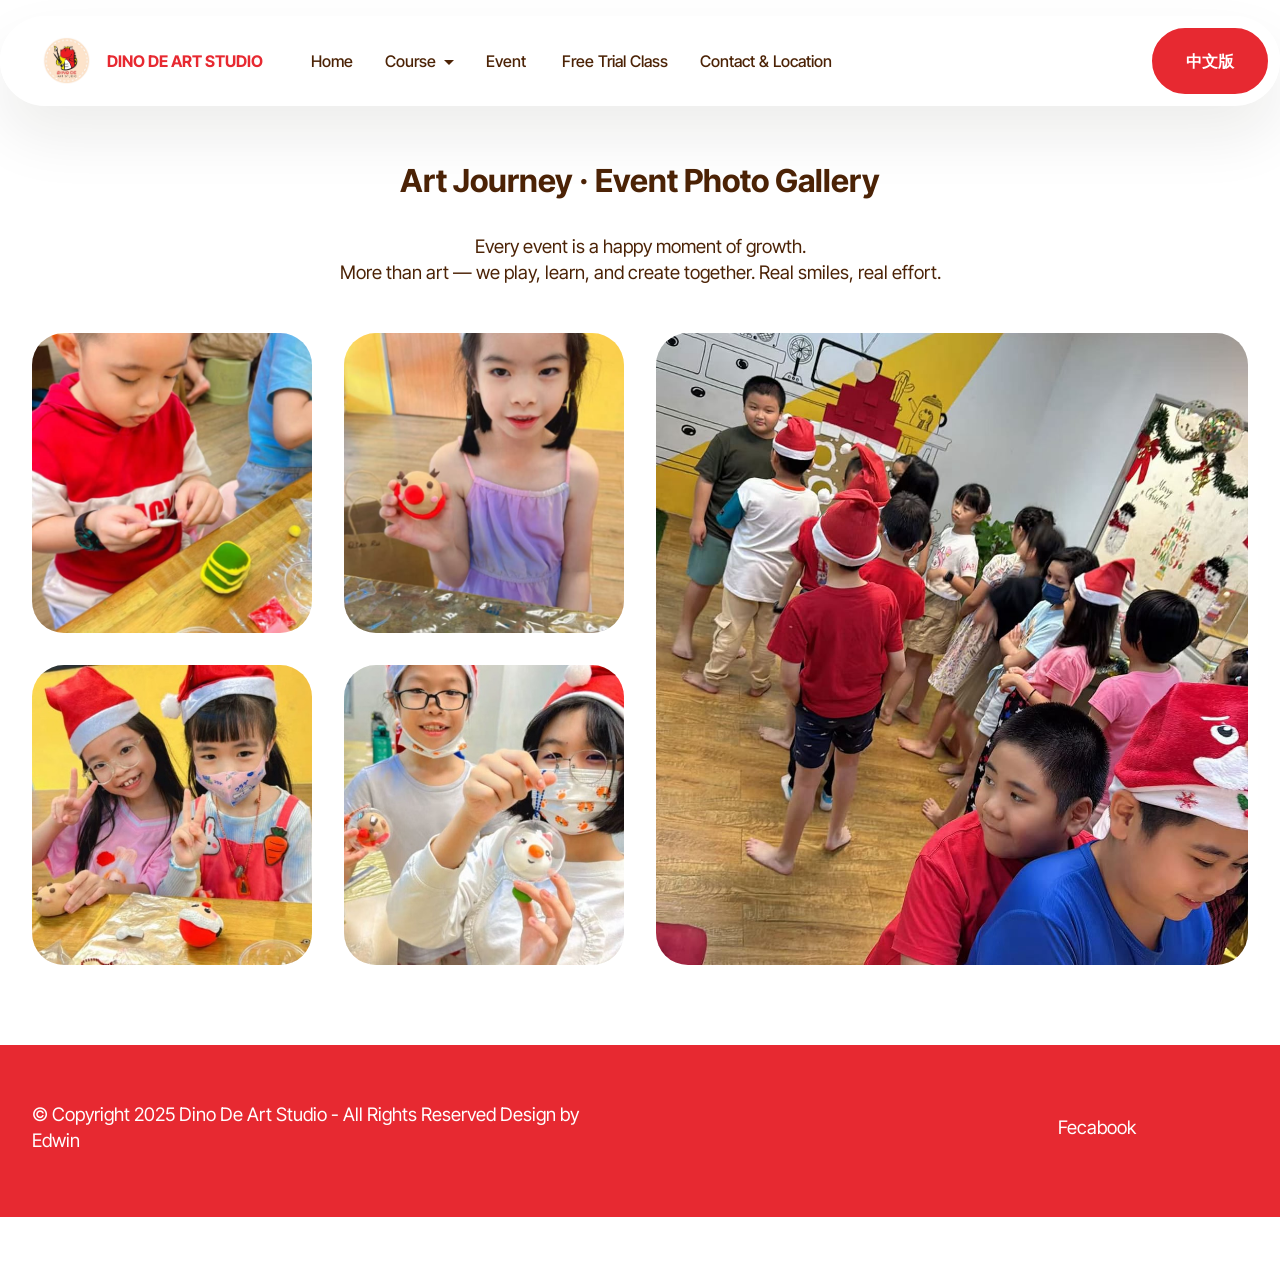
<file: page8.html>
<!DOCTYPE html>
<html  >
<head>
  <!-- Site made with Mobirise Website Builder v6.1.4, https://mobirise.com -->
  <meta charset="UTF-8">
  <meta http-equiv="X-UA-Compatible" content="IE=edge">
  <meta name="generator" content="Mobirise v6.1.4, mobirise.com">
  <meta name="viewport" content="width=device-width, initial-scale=1, minimum-scale=1">
  <link rel="shortcut icon" href="assets/images/dino-website-2.png" type="image/x-icon">
  <meta name="description" content="">
  
  
  <title>艺术旅程 · 活动照片</title>
  <link rel="stylesheet" href="assets/web/assets/mobirise-icons2/mobirise2.css">
  <link rel="stylesheet" href="assets/bootstrap/css/bootstrap.min.css">
  <link rel="stylesheet" href="assets/animatecss/animate.css">
  <link rel="stylesheet" href="assets/dropdown/css/style.css">
  <link rel="stylesheet" href="assets/theme/css/style.css">
  <link rel="preload" href="https://fonts.googleapis.com/css?family=Inter+Tight:100,200,300,400,500,600,700,800,900,100i,200i,300i,400i,500i,600i,700i,800i,900i&display=swap" as="style" onload="this.onload=null;this.rel='stylesheet'">
  <noscript><link rel="stylesheet" href="https://fonts.googleapis.com/css?family=Inter+Tight:100,200,300,400,500,600,700,800,900,100i,200i,300i,400i,500i,600i,700i,800i,900i&display=swap"></noscript>
  <link rel="preload" as="style" href="assets/mobirise/css/mbr-additional.css?v=CnaWyz"><link rel="stylesheet" href="assets/mobirise/css/mbr-additional.css?v=CnaWyz" type="text/css">

  
  
  
</head>
<body>
  
  <section data-bs-version="5.1" class="menu menu1 cid-uYZWS94hvL" once="menu" id="menu01-3m">
	

	<nav class="navbar navbar-dropdown navbar-fixed-top navbar-expand-lg">
		<div class="container">
			<div class="navbar-brand">
				<span class="navbar-logo">
					<a href="https://mobiri.se">
						<img src="assets/images/dino-website-2.png" alt="Mobirise Website Builder" style="height: 3rem;">
					</a>
				</span>
				<span class="navbar-caption-wrap"><a class="navbar-caption text-primary display-4">DINO DE ART STUDIO</a></span>
			</div>
			<button class="navbar-toggler" type="button" data-toggle="collapse" data-bs-toggle="collapse" data-target="#navbarSupportedContent" data-bs-target="#navbarSupportedContent" aria-controls="navbarNavAltMarkup" aria-expanded="false" aria-label="Toggle navigation">
				<div class="hamburger">
					<span></span>
					<span></span>
					<span></span>
					<span></span>
				</div>
			</button>
			<div class="collapse navbar-collapse" id="navbarSupportedContent">
				<ul class="navbar-nav nav-dropdown" data-app-modern-menu="true"><li class="nav-item">
						<a class="nav-link link text-warning display-4" href="index.html#header01-1l" aria-expanded="false">Home</a>
					</li><li class="nav-item dropdown"><a class="nav-link link text-warning dropdown-toggle display-4" href="index.html#features04-1" data-toggle="dropdown-submenu" data-bs-toggle="dropdown" data-bs-auto-close="outside" aria-expanded="false">Course</a><div class="dropdown-menu" aria-labelledby="dropdown-794"><a class="text-warning dropdown-item text-primary display-4" href="page2.html#image08-1p">Children Creative Course</a><a class="text-warning dropdown-item text-primary display-4" href="page3.html#image08-2u">Art Skills Course</a><a class="text-warning dropdown-item text-primary display-4" href="page4.html#image08-2v">Secondary Watercolor Course</a><a class="text-warning dropdown-item text-primary display-4" href="page5.html#gallery05-2y">Student Artwork</a><a class="text-warning dropdown-item text-primary display-4" href="page6.html#gallery05-34">Handicrafts</a><a class="text-warning dropdown-item text-primary display-4" href="page7.html#gallery01-3g">Art Competition Awards</a></div></li>
					<li class="nav-item"><a class="nav-link link text-warning display-4" href="page8.html#gallery05-3v">Event&nbsp;</a></li><li class="nav-item"><a class="nav-link link text-warning display-4" href="index.html#image08-3z">Free Trial Class</a></li><li class="nav-item"><a class="nav-link link text-warning display-4" href="index.html#contacts03-40">Contact &amp; Location</a></li></ul>
				
				<div class="navbar-buttons mbr-section-btn"><a class="btn btn-primary display-4" href="https://edwin0119.github.io/dinodeartstudio/">中文版</a></div>
			</div>
		</div>
	</nav>
</section>

<section data-bs-version="5.1" class="gallery05 cid-uYZWSb2xIE" id="gallery05-3v">
    

    
    
    <div class="container">
        <div class="row justify-content-center">
            <div class="col-md-12 content-head mb-5">
                <h1 class="mbr-section-title mbr-fonts-style mb-0 display-2"><strong>Art Journey · Event Photo Gallery</strong></h1>
                <p class="mbr-text mbr-fonts-style mt-4 mb-0 display-7">Every event is a happy moment of growth. <br>More than art — we play, learn, and create together. Real smiles, real effort.</p>
            </div>
        </div>
        <div class="row justify-content-center  blockContent">
            <div class="col-12 col-lg-6">
                <div class="row">
                    <div class="col-xs-12 col-sm-12 col-md-6 col-lg-6 active">
                        <div class="item-wrapper">
                            <div class="item-img">
                                <img src="assets/images/484916423-614525611457813-5736077484967945926-n-596x1060.jpg" alt="Mobirise Website Builder" title="" data-slide-to="0" data-bs-slide-to="0" class="smallImage">
                            </div>

                        </div>
                    </div>
                    <div class="col-md-6 col-xs-12 col-sm-12 col-lg-6">
                        <div class="item-wrapper">
                            <div class="item-img">
                                <img src="assets/images/484495597-614526318124409-268492372514081205-n-596x1060.jpg" alt="Mobirise Website Builder" title="" data-slide-to="1" data-bs-slide-to="1" class="smallImage">
                            </div>

                        </div>
                    </div>
                    <div class="col-xs-12 col-sm-12 col-md-6 col-lg-6">
                        <div class="item-wrapper">
                            <div class="item-img">
                                <img src="assets/images/484903991-614526458124395-3861854586104117144-n-596x1060.jpeg" alt="Mobirise Website Builder" title="" data-slide-to="2" data-bs-slide-to="2" class="smallImage">
                            </div>
                        </div>
                    </div>
                    <div class="col-xs-12 col-sm-12 col-md-6 col-lg-6">
                        <div class="item-wrapper">
                            <div class="item-img">
                                <img src="assets/images/484670031-614526448124396-4795190796928399356-n-596x1060.jpeg" alt="Mobirise Website Builder" title="" data-slide-to="3" data-bs-slide-to="3" class="smallImage">
                            </div>
                        </div>
                    </div>
                </div>
            </div>
            <div class="col-12 col-lg-6">
                <div class="item-wrapper">
                    <div class="item-img ">
                        <img class="w-100 largeImage" src="assets/images/484555187-614525718124469-6452093395877379983-n-1152x2048.jpg" alt="Mobirise Website Builder" data-slide-to="3" data-bs-slide-to="3">
                    </div>

                </div>
            </div>
        </div>
    </div>
</section>

<section data-bs-version="5.1" class="footer2 cid-uZ02fi4xNs" once="footers" id="footer02-3x">
    

    
    

    <div class="container">
        <div class="row">
            <div class="col-12 col-lg-6 center mt-2 mb-3">
                <p class="mbr-fonts-style copyright mb-0 display-7">
                    © Copyright 2025 Dino De Art Studio - All Rights Reserved Design by Edwin</p>
            </div>
            <div class="col-12 col-lg-6 center">
                <div class="row-links mt-2 mb-3">
                    <ul class="row-links-soc">
                        
                        
                        
                        
                    <li class="row-links-soc-item mbr-fonts-style display-7">&nbsp;&nbsp;<a href="https://www.facebook.com/share/1CKaKnSpMi/" class="text-success" target="_blank">Fecabook</a></li><li class="row-links-soc-item mbr-fonts-style display-7"></li><li class="row-links-soc-item mbr-fonts-style display-7"></li><li class="row-links-soc-item mbr-fonts-style display-7"></li></ul>
                </div>
            </div>
        </div>
    </div>
</section><section class="display-7" style="padding: 0;align-items: center;justify-content: center;flex-wrap: wrap;    align-content: center;display: flex;position: relative;height: 4rem;"><a href="https://mobiri.se/4250549" style="flex: 1 1;height: 4rem;position: absolute;width: 100%;z-index: 1;"><img alt="" style="height: 4rem;" src="[data-uri]"></a><p style="margin: 0;text-align: center;" class="display-7">&#8204;</p><a style="z-index:1" href="https://mobirise.com/builder/ai-website-generator.html">AI Website Generator</a></section><script src="assets/bootstrap/js/bootstrap.bundle.min.js"></script>  <script src="assets/smoothscroll/smooth-scroll.js"></script>  <script src="assets/ytplayer/index.js"></script>  <script src="assets/dropdown/js/navbar-dropdown.js"></script>  <script src="assets/theme/js/script.js"></script>  
  
  
 <div id="scrollToTop" class="scrollToTop mbr-arrow-up"><a style="text-align: center;"><i class="mbr-arrow-up-icon mbr-arrow-up-icon-cm cm-icon cm-icon-smallarrow-up"></i></a></div>
    <input name="animation" type="hidden">
  </body>
</html>
</file>
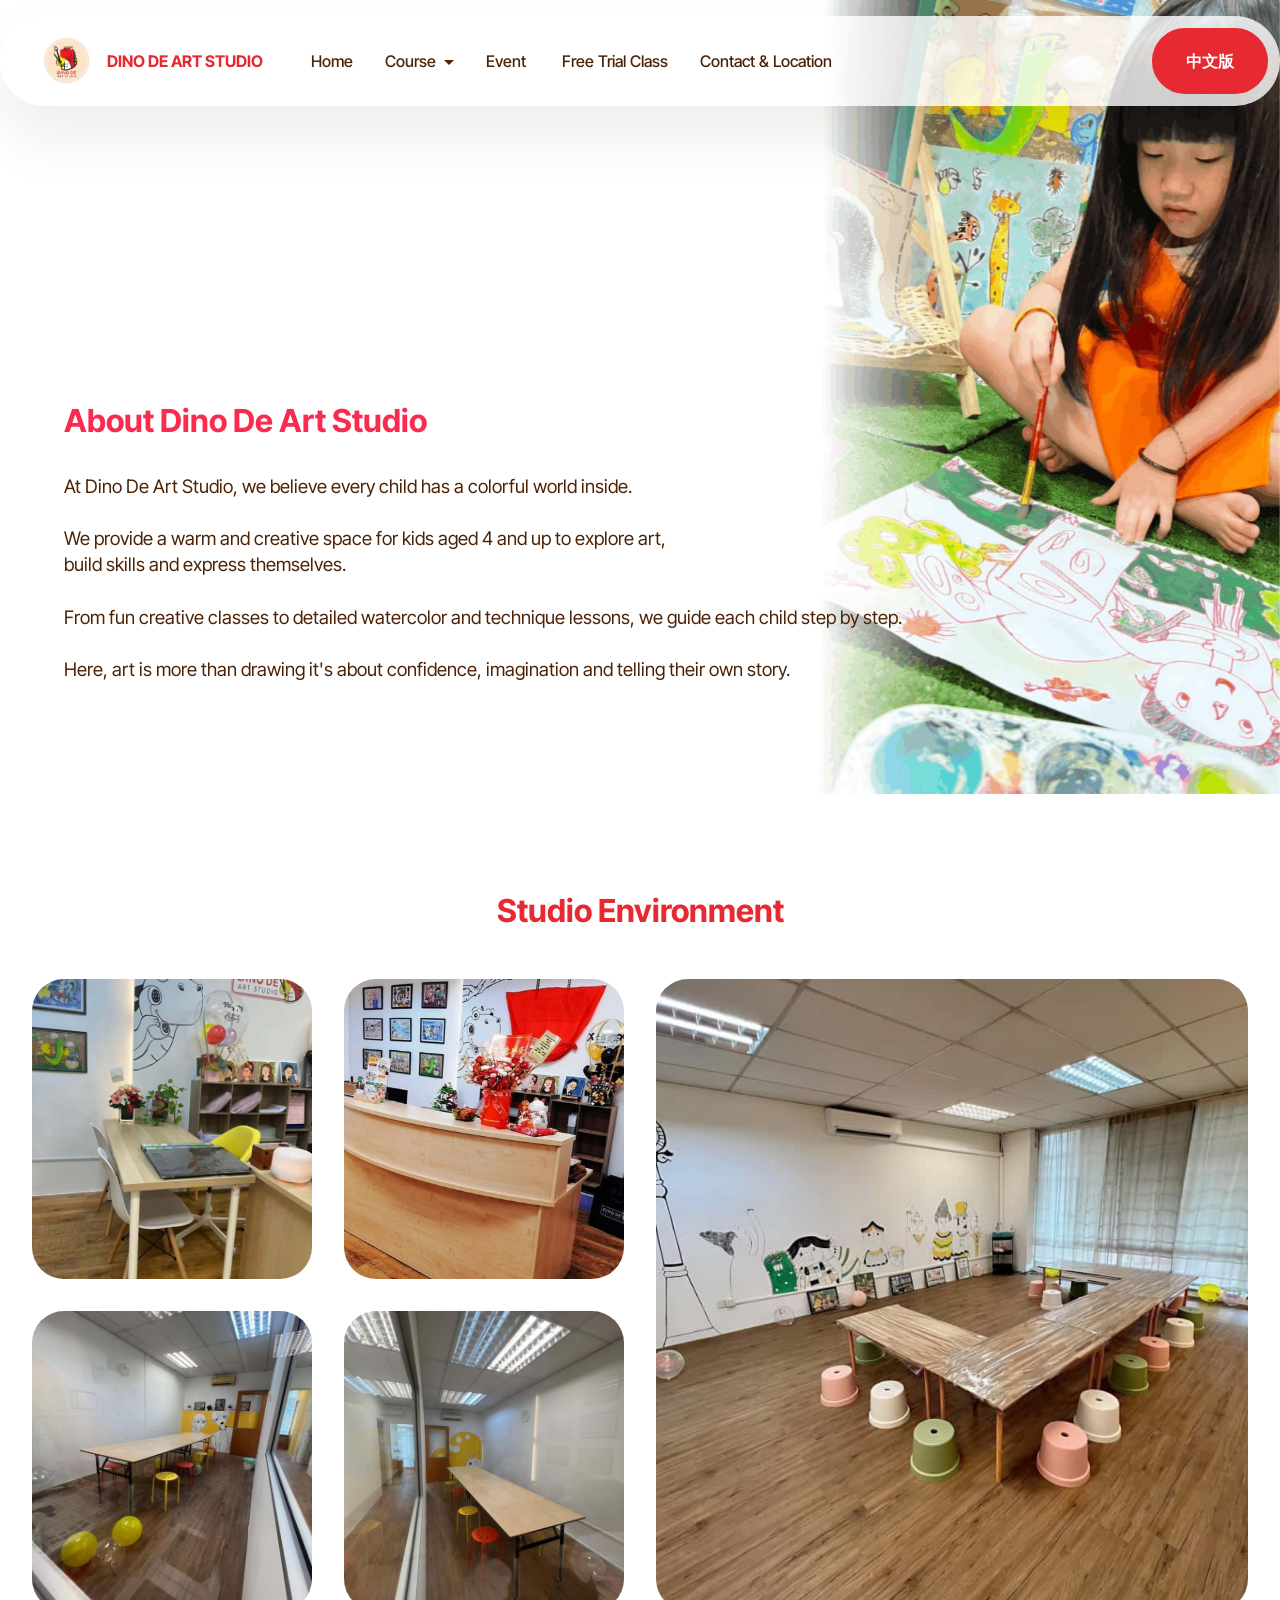
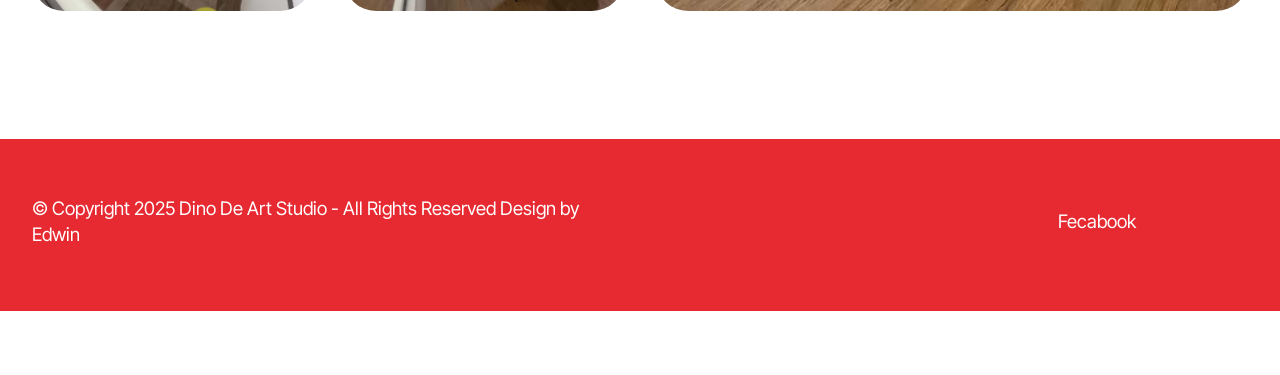
<file: page9.html>
<!DOCTYPE html>
<html  >
<head>
  <!-- Site made with Mobirise Website Builder v6.1.4, https://mobirise.com -->
  <meta charset="UTF-8">
  <meta http-equiv="X-UA-Compatible" content="IE=edge">
  <meta name="generator" content="Mobirise v6.1.4, mobirise.com">
  <meta name="viewport" content="width=device-width, initial-scale=1, minimum-scale=1">
  <link rel="shortcut icon" href="assets/images/dino-website-2.png" type="image/x-icon">
  <meta name="description" content="">
  
  
  <title>关于 Dino De Art Studio</title>
  <link rel="stylesheet" href="assets/web/assets/mobirise-icons2/mobirise2.css">
  <link rel="stylesheet" href="assets/bootstrap/css/bootstrap.min.css">
  <link rel="stylesheet" href="assets/parallax/jarallax.css">
  <link rel="stylesheet" href="assets/animatecss/animate.css">
  <link rel="stylesheet" href="assets/dropdown/css/style.css">
  <link rel="stylesheet" href="assets/theme/css/style.css">
  <link rel="preload" href="https://fonts.googleapis.com/css?family=Inter+Tight:100,200,300,400,500,600,700,800,900,100i,200i,300i,400i,500i,600i,700i,800i,900i&display=swap" as="style" onload="this.onload=null;this.rel='stylesheet'">
  <noscript><link rel="stylesheet" href="https://fonts.googleapis.com/css?family=Inter+Tight:100,200,300,400,500,600,700,800,900,100i,200i,300i,400i,500i,600i,700i,800i,900i&display=swap"></noscript>
  <link rel="preload" as="style" href="assets/mobirise/css/mbr-additional.css?v=i9zdGH"><link rel="stylesheet" href="assets/mobirise/css/mbr-additional.css?v=i9zdGH" type="text/css">

  
  
  
</head>
<body>
  
  <section data-bs-version="5.1" class="menu menu1 cid-uZ0e7aV8Jn" once="menu" id="menu01-41">
	

	<nav class="navbar navbar-dropdown navbar-fixed-top navbar-expand-lg">
		<div class="container">
			<div class="navbar-brand">
				<span class="navbar-logo">
					<a href="https://mobiri.se">
						<img src="assets/images/dino-website-2.png" alt="Mobirise Website Builder" style="height: 3rem;">
					</a>
				</span>
				<span class="navbar-caption-wrap"><a class="navbar-caption text-primary display-4">DINO DE ART STUDIO</a></span>
			</div>
			<button class="navbar-toggler" type="button" data-toggle="collapse" data-bs-toggle="collapse" data-target="#navbarSupportedContent" data-bs-target="#navbarSupportedContent" aria-controls="navbarNavAltMarkup" aria-expanded="false" aria-label="Toggle navigation">
				<div class="hamburger">
					<span></span>
					<span></span>
					<span></span>
					<span></span>
				</div>
			</button>
			<div class="collapse navbar-collapse" id="navbarSupportedContent">
				<ul class="navbar-nav nav-dropdown" data-app-modern-menu="true"><li class="nav-item">
						<a class="nav-link link text-warning display-4" href="index.html#header01-1l" aria-expanded="false">Home</a>
					</li><li class="nav-item dropdown"><a class="nav-link link text-warning dropdown-toggle display-4" href="index.html#features04-1" data-toggle="dropdown-submenu" data-bs-toggle="dropdown" data-bs-auto-close="outside" aria-expanded="false">Course</a><div class="dropdown-menu" aria-labelledby="dropdown-794"><a class="text-warning dropdown-item text-primary display-4" href="page2.html#image08-1p">Children Creative Course</a><a class="text-warning dropdown-item text-primary display-4" href="page3.html#image08-2u">Art Skills Course</a><a class="text-warning dropdown-item text-primary display-4" href="page4.html#image08-2v">Secondary Watercolor Course</a><a class="text-warning dropdown-item text-primary display-4" href="page5.html#gallery05-2y">Student Artwork</a><a class="text-warning dropdown-item text-primary display-4" href="page6.html#gallery05-34">Handicrafts</a><a class="text-warning dropdown-item text-primary display-4" href="page7.html#gallery01-3g">Art Competition Awards</a></div></li>
					<li class="nav-item"><a class="nav-link link text-warning display-4" href="page8.html#gallery05-3v">Event&nbsp;</a></li><li class="nav-item"><a class="nav-link link text-warning display-4" href="index.html#image08-3z">Free Trial Class</a></li><li class="nav-item"><a class="nav-link link text-warning display-4" href="index.html#contacts03-40">Contact &amp; Location</a></li></ul>
				
				<div class="navbar-buttons mbr-section-btn"><a class="btn btn-primary display-4" href="https://edwin0119.github.io/dinodeartstudio/">中文版</a></div>
			</div>
		</div>
	</nav>
</section>

<section data-bs-version="5.1" class="header18 cid-uZ0e7bksJw mbr-parallax-background" id="header18-43">
  

  <div class="mbr-overlay" style="opacity: 0; background-color: rgb(0, 0, 0);"></div>
  <div class="container-fluid">
    <div class="row">
      <div class="content-wrap col-12 col-md-12">
        <h1 class="mbr-section-title mbr-fonts-style mbr-white mb-4 display-2"><strong>About Dino De Art Studio</strong></h1>
        
        <p class="mbr-fonts-style mbr-text mbr-white mb-4 display-7">At Dino De Art Studio, we believe every child has a colorful world inside.<br><br>We provide a warm and creative space for kids aged 4 and up to explore art, <br>build skills and express themselves.<br><br>From fun creative classes to detailed watercolor and technique lessons, we guide each child step by step.<br><br>Here, art is more than drawing it's about confidence, imagination and telling their own story.</p>
        
      </div>
    </div>
  </div>
</section>

<section data-bs-version="5.1" class="gallery05 cid-uZ0ejVgpyJ" id="gallery05-48">
    

    
    
    <div class="container">
        <div class="row justify-content-center">
            <div class="col-md-12 content-head mb-5">
                <h1 class="mbr-section-title mbr-fonts-style mb-0 display-2"><strong>Studio Environment</strong></h1>
                
            </div>
        </div>
        <div class="row justify-content-center  blockContent">
            <div class="col-12 col-lg-6">
                <div class="row">
                    <div class="col-xs-12 col-sm-12 col-md-6 col-lg-6 active">
                        <div class="item-wrapper">
                            <div class="item-img">
                                <img src="assets/images/44-596x797.jpg" alt="Mobirise Website Builder" title="" data-slide-to="0" data-bs-slide-to="0" class="smallImage">
                            </div>

                        </div>
                    </div>
                    <div class="col-md-6 col-xs-12 col-sm-12 col-lg-6">
                        <div class="item-wrapper">
                            <div class="item-img">
                                <img src="assets/images/55-596x447.jpg" alt="Mobirise Website Builder" title="" data-slide-to="1" data-bs-slide-to="1" class="smallImage">
                            </div>

                        </div>
                    </div>
                    <div class="col-xs-12 col-sm-12 col-md-6 col-lg-6">
                        <div class="item-wrapper">
                            <div class="item-img">
                                <img src="assets/images/11-596x797.jpg" alt="Mobirise Website Builder" title="" data-slide-to="2" data-bs-slide-to="2" class="smallImage">
                            </div>
                        </div>
                    </div>
                    <div class="col-xs-12 col-sm-12 col-md-6 col-lg-6">
                        <div class="item-wrapper">
                            <div class="item-img">
                                <img src="assets/images/33-596x797.jpg" alt="Mobirise Website Builder" title="" data-slide-to="3" data-bs-slide-to="3" class="smallImage">
                            </div>
                        </div>
                    </div>
                </div>
            </div>
            <div class="col-12 col-lg-6">
                <div class="item-wrapper">
                    <div class="item-img ">
                        <img class="w-100 largeImage" src="assets/images/22-1024x770.jpg" alt="Mobirise Website Builder" data-slide-to="3" data-bs-slide-to="3">
                    </div>

                </div>
            </div>
        </div>
    </div>
</section>

<section data-bs-version="5.1" class="footer2 cid-uZ0e7c4au7" once="footers" id="footer02-47">
    

    
    

    <div class="container">
        <div class="row">
            <div class="col-12 col-lg-6 center mt-2 mb-3">
                <p class="mbr-fonts-style copyright mb-0 display-7">
                    © Copyright 2025 Dino De Art Studio - All Rights Reserved Design by Edwin</p>
            </div>
            <div class="col-12 col-lg-6 center">
                <div class="row-links mt-2 mb-3">
                    <ul class="row-links-soc">
                        
                        
                        
                        
                    <li class="row-links-soc-item mbr-fonts-style display-7">&nbsp;&nbsp;<a href="https://www.facebook.com/share/1CKaKnSpMi/" class="text-success" target="_blank">Fecabook</a></li><li class="row-links-soc-item mbr-fonts-style display-7"></li><li class="row-links-soc-item mbr-fonts-style display-7"></li><li class="row-links-soc-item mbr-fonts-style display-7"></li></ul>
                </div>
            </div>
        </div>
    </div>
</section><section class="display-7" style="padding: 0;align-items: center;justify-content: center;flex-wrap: wrap;    align-content: center;display: flex;position: relative;height: 4rem;"><a href="https://mobiri.se/4250549" style="flex: 1 1;height: 4rem;position: absolute;width: 100%;z-index: 1;"><img alt="" style="height: 4rem;" src="[data-uri]"></a><p style="margin: 0;text-align: center;" class="display-7">&#8204;</p><a style="z-index:1" href="https://mobirise.com/drag-drop-website-builder.html">Drag & Drop Website Builder</a></section><script src="assets/bootstrap/js/bootstrap.bundle.min.js"></script>  <script src="assets/parallax/jarallax.js"></script>  <script src="assets/smoothscroll/smooth-scroll.js"></script>  <script src="assets/ytplayer/index.js"></script>  <script src="assets/dropdown/js/navbar-dropdown.js"></script>  <script src="assets/theme/js/script.js"></script>  
  
  
 <div id="scrollToTop" class="scrollToTop mbr-arrow-up"><a style="text-align: center;"><i class="mbr-arrow-up-icon mbr-arrow-up-icon-cm cm-icon cm-icon-smallarrow-up"></i></a></div>
    <input name="animation" type="hidden">
  </body>
</html>
</file>
<file: assets/web/assets/mobirise-icons2/mobirise2.css>
@font-face {
  font-family: 'Moririse2';
  font-display: swap;
  src:  url('mobirise2.eot?f2bix4');
  src:  url('mobirise2.eot?f2bix4#iefix') format('embedded-opentype'),
    url('mobirise2.ttf?f2bix4') format('truetype'),
    url('mobirise2.woff?f2bix4') format('woff'),
    url('mobirise2.svg?f2bix4#mobirise2') format('svg');
  font-weight: normal;
  font-style: normal;
}

[class^="mobi-"], [class*=" mobi-"] {
  /* use !important to prevent issues with browser extensions that change fonts */
  font-family: 'Moririse2' !important;
  speak: none;
  font-style: normal;
  font-weight: normal;
  font-variant: normal;
  text-transform: none;
  line-height: 1;

  /* Better Font Rendering =========== */
  -webkit-font-smoothing: antialiased;
  -moz-osx-font-smoothing: grayscale;
}

.mobi-mbri-add-submenu:before {
  content: "\e900";
}
.mobi-mbri-alert:before {
  content: "\e901";
}
.mobi-mbri-align-center:before {
  content: "\e902";
}
.mobi-mbri-align-justify:before {
  content: "\e903";
}
.mobi-mbri-align-left:before {
  content: "\e904";
}
.mobi-mbri-align-right:before {
  content: "\e905";
}
.mobi-mbri-android:before {
  content: "\e906";
}
.mobi-mbri-apple:before {
  content: "\e907";
}
.mobi-mbri-arrow-down:before {
  content: "\e908";
}
.mobi-mbri-arrow-next:before {
  content: "\e909";
}
.mobi-mbri-arrow-prev:before {
  content: "\e90a";
}
.mobi-mbri-arrow-up:before {
  content: "\e90b";
}
.mobi-mbri-bold:before {
  content: "\e90c";
}
.mobi-mbri-bookmark:before {
  content: "\e90d";
}
.mobi-mbri-bootstrap:before {
  content: "\e90e";
}
.mobi-mbri-briefcase:before {
  content: "\e90f";
}
.mobi-mbri-browse:before {
  content: "\e910";
}
.mobi-mbri-bulleted-list:before {
  content: "\e911";
}
.mobi-mbri-calendar:before {
  content: "\e912";
}
.mobi-mbri-camera:before {
  content: "\e913";
}
.mobi-mbri-cart-add:before {
  content: "\e914";
}
.mobi-mbri-cart-full:before {
  content: "\e915";
}
.mobi-mbri-cash:before {
  content: "\e916";
}
.mobi-mbri-change-style:before {
  content: "\e917";
}
.mobi-mbri-chat:before {
  content: "\e918";
}
.mobi-mbri-clock:before {
  content: "\e919";
}
.mobi-mbri-close:before {
  content: "\e91a";
}
.mobi-mbri-cloud:before {
  content: "\e91b";
}
.mobi-mbri-code:before {
  content: "\e91c";
}
.mobi-mbri-contact-form:before {
  content: "\e91d";
}
.mobi-mbri-credit-card:before {
  content: "\e91e";
}
.mobi-mbri-cursor-click:before {
  content: "\e91f";
}
.mobi-mbri-cust-feedback:before {
  content: "\e920";
}
.mobi-mbri-database:before {
  content: "\e921";
}
.mobi-mbri-delivery:before {
  content: "\e922";
}
.mobi-mbri-desktop:before {
  content: "\e923";
}
.mobi-mbri-devices:before {
  content: "\e924";
}
.mobi-mbri-down:before {
  content: "\e925";
}
.mobi-mbri-download-2:before {
  content: "\e926";
}
.mobi-mbri-download:before {
  content: "\e927";
}
.mobi-mbri-drag-n-drop-2:before {
  content: "\e928";
}
.mobi-mbri-drag-n-drop:before {
  content: "\e929";
}
.mobi-mbri-edit-2:before {
  content: "\e92a";
}
.mobi-mbri-edit:before {
  content: "\e92b";
}
.mobi-mbri-error:before {
  content: "\e92c";
}
.mobi-mbri-extension:before {
  content: "\e92d";
}
.mobi-mbri-features:before {
  content: "\e92e";
}
.mobi-mbri-file:before {
  content: "\e92f";
}
.mobi-mbri-flag:before {
  content: "\e930";
}
.mobi-mbri-folder:before {
  content: "\e931";
}
.mobi-mbri-gift:before {
  content: "\e932";
}
.mobi-mbri-github:before {
  content: "\e933";
}
.mobi-mbri-globe-2:before {
  content: "\e934";
}
.mobi-mbri-globe:before {
  content: "\e935";
}
.mobi-mbri-growing-chart:before {
  content: "\e936";
}
.mobi-mbri-hearth:before {
  content: "\e937";
}
.mobi-mbri-help:before {
  content: "\e938";
}
.mobi-mbri-home:before {
  content: "\e939";
}
.mobi-mbri-hot-cup:before {
  content: "\e93a";
}
.mobi-mbri-idea:before {
  content: "\e93b";
}
.mobi-mbri-image-gallery:before {
  content: "\e93c";
}
.mobi-mbri-image-slider:before {
  content: "\e93d";
}
.mobi-mbri-info:before {
  content: "\e93e";
}
.mobi-mbri-italic:before {
  content: "\e93f";
}
.mobi-mbri-key:before {
  content: "\e940";
}
.mobi-mbri-laptop:before {
  content: "\e941";
}
.mobi-mbri-layers:before {
  content: "\e942";
}
.mobi-mbri-left-right:before {
  content: "\e943";
}
.mobi-mbri-left:before {
  content: "\e944";
}
.mobi-mbri-letter:before {
  content: "\e945";
}
.mobi-mbri-like:before {
  content: "\e946";
}
.mobi-mbri-link:before {
  content: "\e947";
}
.mobi-mbri-lock:before {
  content: "\e948";
}
.mobi-mbri-login:before {
  content: "\e949";
}
.mobi-mbri-logout:before {
  content: "\e94a";
}
.mobi-mbri-magic-stick:before {
  content: "\e94b";
}
.mobi-mbri-map-pin:before {
  content: "\e94c";
}
.mobi-mbri-menu:before {
  content: "\e94d";
}
.mobi-mbri-mobile-2:before {
  content: "\e94e";
}
.mobi-mbri-mobile-horizontal:before {
  content: "\e94f";
}
.mobi-mbri-mobile:before {
  content: "\e950";
}
.mobi-mbri-mobirise:before {
  content: "\e951";
}
.mobi-mbri-more-horizontal:before {
  content: "\e952";
}
.mobi-mbri-more-vertical:before {
  content: "\e953";
}
.mobi-mbri-music:before {
  content: "\e954";
}
.mobi-mbri-new-file:before {
  content: "\e955";
}
.mobi-mbri-numbered-list:before {
  content: "\e956";
}
.mobi-mbri-opened-folder:before {
  content: "\e957";
}
.mobi-mbri-pages:before {
  content: "\e958";
}
.mobi-mbri-paper-plane:before {
  content: "\e959";
}
.mobi-mbri-paperclip:before {
  content: "\e95a";
}
.mobi-mbri-phone:before {
  content: "\e95b";
}
.mobi-mbri-photo:before {
  content: "\e95c";
}
.mobi-mbri-photos:before {
  content: "\e95d";
}
.mobi-mbri-pin:before {
  content: "\e95e";
}
.mobi-mbri-play:before {
  content: "\e95f";
}
.mobi-mbri-plus:before {
  content: "\e960";
}
.mobi-mbri-preview:before {
  content: "\e961";
}
.mobi-mbri-print:before {
  content: "\e962";
}
.mobi-mbri-protect:before {
  content: "\e963";
}
.mobi-mbri-question:before {
  content: "\e964";
}
.mobi-mbri-quote-left:before {
  content: "\e965";
}
.mobi-mbri-quote-right:before {
  content: "\e966";
}
.mobi-mbri-redo:before {
  content: "\e967";
}
.mobi-mbri-refresh:before {
  content: "\e968";
}
.mobi-mbri-responsive-2:before {
  content: "\e969";
}
.mobi-mbri-responsive:before {
  content: "\e96a";
}
.mobi-mbri-right:before {
  content: "\e96b";
}
.mobi-mbri-rocket:before {
  content: "\e96c";
}
.mobi-mbri-sad-face:before {
  content: "\e96d";
}
.mobi-mbri-sale:before {
  content: "\e96e";
}
.mobi-mbri-save:before {
  content: "\e96f";
}
.mobi-mbri-search:before {
  content: "\e970";
}
.mobi-mbri-setting-2:before {
  content: "\e971";
}
.mobi-mbri-setting-3:before {
  content: "\e972";
}
.mobi-mbri-setting:before {
  content: "\e973";
}
.mobi-mbri-share:before {
  content: "\e974";
}
.mobi-mbri-shopping-bag:before {
  content: "\e975";
}
.mobi-mbri-shopping-basket:before {
  content: "\e976";
}
.mobi-mbri-shopping-cart:before {
  content: "\e977";
}
.mobi-mbri-sites:before {
  content: "\e978";
}
.mobi-mbri-smile-face:before {
  content: "\e979";
}
.mobi-mbri-speed:before {
  content: "\e97a";
}
.mobi-mbri-star:before {
  content: "\e97b";
}
.mobi-mbri-success:before {
  content: "\e97c";
}
.mobi-mbri-sun:before {
  content: "\e97d";
}
.mobi-mbri-sun2:before {
  content: "\e97e";
}
.mobi-mbri-tablet-vertical:before {
  content: "\e97f";
}
.mobi-mbri-tablet:before {
  content: "\e980";
}
.mobi-mbri-target:before {
  content: "\e981";
}
.mobi-mbri-timer:before {
  content: "\e982";
}
.mobi-mbri-to-ftp:before {
  content: "\e983";
}
.mobi-mbri-to-local-drive:before {
  content: "\e984";
}
.mobi-mbri-touch-swipe:before {
  content: "\e985";
}
.mobi-mbri-touch:before {
  content: "\e986";
}
.mobi-mbri-trash:before {
  content: "\e987";
}
.mobi-mbri-underline:before {
  content: "\e988";
}
.mobi-mbri-undo:before {
  content: "\e989";
}
.mobi-mbri-unlink:before {
  content: "\e98a";
}
.mobi-mbri-unlock:before {
  content: "\e98b";
}
.mobi-mbri-up-down:before {
  content: "\e98c";
}
.mobi-mbri-up:before {
  content: "\e98d";
}
.mobi-mbri-update:before {
  content: "\e98e";
}
.mobi-mbri-upload-2:before {
  content: "\e98f";
}
.mobi-mbri-upload:before {
  content: "\e990";
}
.mobi-mbri-user-2:before {
  content: "\e991";
}
.mobi-mbri-user:before {
  content: "\e992";
}
.mobi-mbri-users:before {
  content: "\e993";
}
.mobi-mbri-video-play:before {
  content: "\e994";
}
.mobi-mbri-video:before {
  content: "\e995";
}
.mobi-mbri-watch:before {
  content: "\e996";
}
.mobi-mbri-website-theme-2:before {
  content: "\e997";
}
.mobi-mbri-website-theme:before {
  content: "\e998";
}
.mobi-mbri-wifi:before {
  content: "\e999";
}
.mobi-mbri-windows:before {
  content: "\e99a";
}
.mobi-mbri-zoom-in:before {
  content: "\e99b";
}
.mobi-mbri-zoom-out:before {
  content: "\e99c";
}
</file>
<file: assets/dropdown/css/style.css>
.navbar-dropdown {
  left: 0;
  padding: 0;
  position: absolute;
  right: 0;
  top: 0;
  transition: all 0.45s ease;
  z-index: 1030;
  background: #282828; }
  .navbar-dropdown .navbar-logo {
    margin-right: 0.8rem;
    transition: margin 0.3s ease-in-out;
    vertical-align: middle; }
    .navbar-dropdown .navbar-logo img {
      height: 3.125rem;
      transition: all 0.3s ease-in-out; }
    .navbar-dropdown .navbar-logo.mbr-iconfont {
      font-size: 3.125rem;
      line-height: 3.125rem; }
  .navbar-dropdown .navbar-caption {
    font-weight: 700;
    white-space: normal;
    vertical-align: -4px;
    line-height: 3.125rem !important; }
    .navbar-dropdown .navbar-caption, .navbar-dropdown .navbar-caption:hover {
      color: inherit;
      text-decoration: none; }
  .navbar-dropdown .mbr-iconfont + .navbar-caption {
    vertical-align: -1px; }
  .navbar-dropdown.navbar-fixed-top {
    position: fixed; }
  .navbar-dropdown .navbar-brand span {
    vertical-align: -4px; }
  .navbar-dropdown.bg-color.transparent {
    background: none; }
  .navbar-dropdown.navbar-short .navbar-brand {
    padding: 0.625rem 0; }
    .navbar-dropdown.navbar-short .navbar-brand span {
      vertical-align: -1px; }
  .navbar-dropdown.navbar-short .navbar-caption {
    line-height: 2.375rem !important;
    vertical-align: -2px; }
  .navbar-dropdown.navbar-short .navbar-logo {
    margin-right: 0.5rem; }
    .navbar-dropdown.navbar-short .navbar-logo img {
      height: 2.375rem; }
    .navbar-dropdown.navbar-short .navbar-logo.mbr-iconfont {
      font-size: 2.375rem;
      line-height: 2.375rem; }
  .navbar-dropdown.navbar-short .mbr-table-cell {
    height: 3.625rem; }
  .navbar-dropdown .navbar-close {
    left: 0.6875rem;
    position: fixed;
    top: 0.75rem;
    z-index: 1000; }
  .navbar-dropdown .hamburger-icon {
    content: "";
    display: inline-block;
    vertical-align: middle;
    width: 16px;
    -webkit-box-shadow: 0 -6px 0 1px #282828,0 0 0 1px #282828,0 6px 0 1px #282828;
    -moz-box-shadow: 0 -6px 0 1px #282828,0 0 0 1px #282828,0 6px 0 1px #282828;
    box-shadow: 0 -6px 0 1px #282828,0 0 0 1px #282828,0 6px 0 1px #282828; }

.dropdown-menu .dropdown-toggle[data-toggle="dropdown-submenu"]::after {
  border-bottom: 0.35em solid transparent;
  border-left: 0.35em solid;
  border-right: 0;
  border-top: 0.35em solid transparent;
  margin-left: 0.3rem; }

.dropdown-menu .dropdown-item:focus {
  outline: 0; }

.nav-dropdown {
  font-size: 0.75rem;
  font-weight: 500;
  height: auto !important; }
  .nav-dropdown .nav-btn {
    padding-left: 1rem; }
  .nav-dropdown .link {
    margin: .667em 1.667em;
    font-weight: 500;
    padding: 0;
    transition: color .2s ease-in-out; }
    .nav-dropdown .link.dropdown-toggle {
      margin-right: 2.583em; }
      .nav-dropdown .link.dropdown-toggle::after {
        margin-left: .25rem;
        border-top: 0.35em solid;
        border-right: 0.35em solid transparent;
        border-left: 0.35em solid transparent;
        border-bottom: 0; }
      .nav-dropdown .link.dropdown-toggle[aria-expanded="true"] {
        margin: 0;
        padding: 0.667em 3.263em  0.667em 1.667em; }
  .nav-dropdown .link::after,
  .nav-dropdown .dropdown-item::after {
    color: inherit; }
  .nav-dropdown .btn {
    font-size: 0.75rem;
    font-weight: 700;
    letter-spacing: 0;
    margin-bottom: 0;
    padding-left: 1.25rem;
    padding-right: 1.25rem; }
  .nav-dropdown .dropdown-menu {
    border-radius: 0;
    border: 0;
    left: 0;
    margin: 0;
    padding-bottom: 1.25rem;
    padding-top: 1.25rem;
    position: relative; }
  .nav-dropdown .dropdown-submenu {
    margin-left: 0.125rem;
    top: 0; }
  .nav-dropdown .dropdown-item {
    font-weight: 500;
    line-height: 2;
    padding: 0.3846em 4.615em 0.3846em 1.5385em;
    position: relative;
    transition: color .2s ease-in-out, background-color .2s ease-in-out; }
    .nav-dropdown .dropdown-item::after {
      margin-top: -0.3077em;
      position: absolute;
      right: 1.1538em;
      top: 50%; }
    .nav-dropdown .dropdown-item:focus, .nav-dropdown .dropdown-item:hover {
      background: none; }

@media (max-width: 767px) {
  .nav-dropdown.navbar-toggleable-sm {
    bottom: 0;
    display: none;
    left: 0;
    overflow-x: hidden;
    position: fixed;
    top: 0;
    transform: translateX(-100%);
    -ms-transform: translateX(-100%);
    -webkit-transform: translateX(-100%);
    width: 18.75rem;
    z-index: 999; } }
.nav-dropdown.navbar-toggleable-xl {
  bottom: 0;
  display: none;
  left: 0;
  overflow-x: hidden;
  position: fixed;
  top: 0;
  transform: translateX(-100%);
  -ms-transform: translateX(-100%);
  -webkit-transform: translateX(-100%);
  width: 18.75rem;
  z-index: 999; }

.nav-dropdown-sm {
  display: block !important;
  overflow-x: hidden;
  overflow: auto;
  padding-top: 3.875rem; }
  .nav-dropdown-sm::after {
    content: "";
    display: block;
    height: 3rem;
    width: 100%; }
  .nav-dropdown-sm.collapse.in ~ .navbar-close {
    display: block !important; }
  .nav-dropdown-sm.collapsing, .nav-dropdown-sm.collapse.in {
    transform: translateX(0);
    -ms-transform: translateX(0);
    -webkit-transform: translateX(0);
    transition: all 0.25s ease-out;
    -webkit-transition: all 0.25s ease-out;
    background: #282828; }
  .nav-dropdown-sm.collapsing[aria-expanded="false"] {
    transform: translateX(-100%);
    -ms-transform: translateX(-100%);
    -webkit-transform: translateX(-100%); }
  .nav-dropdown-sm .nav-item {
    display: block;
    margin-left: 0 !important;
    padding-left: 0; }
  .nav-dropdown-sm .link,
  .nav-dropdown-sm .dropdown-item {
    border-top: 1px dotted rgba(255, 255, 255, 0.1);
    font-size: 0.8125rem;
    line-height: 1.6;
    margin: 0 !important;
    padding: 0.875rem 2.4rem 0.875rem 1.5625rem !important;
    position: relative;
    white-space: normal; }
    .nav-dropdown-sm .link:focus, .nav-dropdown-sm .link:hover,
    .nav-dropdown-sm .dropdown-item:focus,
    .nav-dropdown-sm .dropdown-item:hover {
      background: rgba(0, 0, 0, 0.2) !important;
      color: #c0a375; }
  .nav-dropdown-sm .nav-btn {
    position: relative;
    padding: 1.5625rem 1.5625rem 0 1.5625rem; }
    .nav-dropdown-sm .nav-btn::before {
      border-top: 1px dotted rgba(255, 255, 255, 0.1);
      content: "";
      left: 0;
      position: absolute;
      top: 0;
      width: 100%; }
    .nav-dropdown-sm .nav-btn + .nav-btn {
      padding-top: 0.625rem; }
      .nav-dropdown-sm .nav-btn + .nav-btn::before {
        display: none; }
  .nav-dropdown-sm .btn {
    padding: 0.625rem 0; }
  .nav-dropdown-sm .dropdown-toggle[data-toggle="dropdown-submenu"]::after {
    margin-left: .25rem;
    border-top: 0.35em solid;
    border-right: 0.35em solid transparent;
    border-left: 0.35em solid transparent;
    border-bottom: 0; }
  .nav-dropdown-sm .dropdown-toggle[data-toggle="dropdown-submenu"][aria-expanded="true"]::after {
    border-top: 0;
    border-right: 0.35em solid transparent;
    border-left: 0.35em solid transparent;
    border-bottom: 0.35em solid; }
  .nav-dropdown-sm .dropdown-menu {
    margin: 0;
    padding: 0;
    position: relative;
    top: 0;
    left: 0;
    width: 100%;
    border: 0;
    float: none;
    border-radius: 0;
    background: none; }
  .nav-dropdown-sm .dropdown-submenu {
    left: 100%;
    margin-left: 0.125rem;
    margin-top: -1.25rem;
    top: 0; }

.navbar-toggleable-sm .nav-dropdown .dropdown-menu {
  position: absolute; }

.navbar-toggleable-sm .nav-dropdown .dropdown-submenu {
  left: 100%;
  margin-left: 0.125rem;
  margin-top: -1.25rem;
  top: 0; }

.navbar-toggleable-sm.opened .nav-dropdown .dropdown-menu {
  position: relative; }

.navbar-toggleable-sm.opened .nav-dropdown .dropdown-submenu {
  left: 0;
  margin-left: 00rem;
  margin-top: 0rem;
  top: 0; }

.is-builder .nav-dropdown.collapsing {
  transition: none !important; }
</file>
<file: assets/theme/css/style.css>
@charset "UTF-8";
section {
  background-color: #ffffff;
}

body {
  font-style: normal;
  line-height: 1.5;
  font-weight: 400;
  color: #232323;
  position: relative;
}

button {
  background-color: transparent;
  border-color: transparent;
}

.embla__button,
.carousel-control {
  background-color: #edefea !important;
  opacity: 0.8 !important;
  color: #464845 !important;
  border-color: #edefea !important;
}

.carousel .close,
.modalWindow .close {
  background-color: #edefea !important;
  color: #464845 !important;
  border-color: #edefea !important;
  opacity: 0.8 !important;
}

.carousel .close:hover,
.modalWindow .close:hover {
  opacity: 1 !important;
}

.carousel-indicators li {
  background-color: #edefea !important;
  border: 2px solid #464845 !important;
}

.carousel-indicators li:hover,
.carousel-indicators li:active {
  opacity: 0.8 !important;
}

.embla__button:hover,
.carousel-control:hover {
  background-color: #edefea !important;
  opacity: 1 !important;
}

.modalWindow-video-container {
  height: 80%;
}

section,
.container,
.container-fluid {
  position: relative;
  word-wrap: break-word;
}

a.mbr-iconfont:hover {
  text-decoration: none;
}

.article .lead p,
.article .lead ul,
.article .lead ol,
.article .lead pre,
.article .lead blockquote {
  margin-bottom: 0;
}

a {
  font-style: normal;
  font-weight: 400;
  cursor: pointer;
}
a, a:hover {
  text-decoration: none;
}

.mbr-section-title {
  font-style: normal;
  line-height: 1.3;
}

.mbr-section-subtitle {
  line-height: 1.3;
}

.mbr-text {
  font-style: normal;
  line-height: 1.7;
}

h1,
h2,
h3,
h4,
h5,
h6,
.display-1,
.display-2,
.display-4,
.display-5,
.display-7,
span,
p,
a {
  line-height: 1;
  word-break: break-word;
  word-wrap: break-word;
  font-weight: 400;
}

b,
strong {
  font-weight: bold;
}

input:-webkit-autofill, input:-webkit-autofill:hover, input:-webkit-autofill:focus, input:-webkit-autofill:active {
  transition-delay: 9999s;
  -webkit-transition-property: background-color, color;
  transition-property: background-color, color;
}

textarea[type=hidden] {
  display: none;
}

section {
  background-position: 50% 50%;
  background-repeat: no-repeat;
  background-size: cover;
}
section .mbr-background-video,
section .mbr-background-video-preview {
  position: absolute;
  bottom: 0;
  left: 0;
  right: 0;
  top: 0;
}

.hidden {
  visibility: hidden;
}

.mbr-z-index20 {
  z-index: 20;
}

/*! Base colors */
.mbr-white {
  color: #ffffff;
}

.mbr-black {
  color: #111111;
}

.mbr-bg-white {
  background-color: #ffffff;
}

.mbr-bg-black {
  background-color: #000000;
}

/*! Text-aligns */
.align-left {
  text-align: left;
}

.align-center {
  text-align: center;
}

.align-right {
  text-align: right;
}

/*! Font-weight  */
.mbr-light {
  font-weight: 300;
}

.mbr-regular {
  font-weight: 400;
}

.mbr-semibold {
  font-weight: 500;
}

.mbr-bold {
  font-weight: 700;
}

/*! Media  */
.media-content {
  flex-basis: 100%;
}

.media-container-row {
  display: flex;
  flex-direction: row;
  flex-wrap: wrap;
  justify-content: center;
  align-content: center;
  align-items: start;
}
.media-container-row .media-size-item {
  width: 400px;
}

.media-container-column {
  display: flex;
  flex-direction: column;
  flex-wrap: wrap;
  justify-content: center;
  align-content: center;
  align-items: stretch;
}
.media-container-column > * {
  width: 100%;
}

@media (min-width: 992px) {
  .media-container-row {
    flex-wrap: nowrap;
  }
}
figure {
  margin-bottom: 0;
  overflow: hidden;
}

figure[mbr-media-size] {
  transition: width 0.1s;
}

img,
iframe {
  display: block;
  width: 100%;
}

.card {
  background-color: transparent;
  border: none;
}

.card-box {
  width: 100%;
}

.card-img {
  text-align: center;
  flex-shrink: 0;
  -webkit-flex-shrink: 0;
}

.media {
  max-width: 100%;
  margin: 0 auto;
}

.mbr-figure {
  align-self: center;
}

.media-container > div {
  max-width: 100%;
}

.mbr-figure img,
.card-img img {
  width: 100%;
}

@media (max-width: 991px) {
  .media-size-item {
    width: auto !important;
  }
  .media {
    width: auto;
  }
  .mbr-figure {
    width: 100% !important;
  }
}
/*! Buttons */
.mbr-section-btn {
  margin-left: -0.6rem;
  margin-right: -0.6rem;
  font-size: 0;
}

.btn {
  font-weight: 600;
  border-width: 1px;
  font-style: normal;
  margin: 0.6rem 0.6rem;
  white-space: normal;
  transition: all 0.2s ease-in-out;
  display: inline-flex;
  align-items: center;
  justify-content: center;
  word-break: break-word;
}

.btn-sm {
  font-weight: 600;
  letter-spacing: 0px;
  transition: all 0.3s ease-in-out;
}

.btn-md {
  font-weight: 600;
  letter-spacing: 0px;
  transition: all 0.3s ease-in-out;
}

.btn-lg {
  font-weight: 600;
  letter-spacing: 0px;
  transition: all 0.3s ease-in-out;
}

.btn-form {
  margin: 0;
}
.btn-form:hover {
  cursor: pointer;
}

nav .mbr-section-btn {
  margin-left: 0rem;
  margin-right: 0rem;
}

/*! Btn icon margin */
.btn .mbr-iconfont,
.btn.btn-sm .mbr-iconfont {
  order: 1;
  cursor: pointer;
  margin-left: 0.5rem;
  vertical-align: sub;
}

.btn.btn-md .mbr-iconfont,
.btn.btn-md .mbr-iconfont {
  margin-left: 0.8rem;
}

.mbr-regular {
  font-weight: 400;
}

.mbr-semibold {
  font-weight: 500;
}

.mbr-bold {
  font-weight: 700;
}

[type=submit] {
  -webkit-appearance: none;
}

/*! Full-screen */
.mbr-fullscreen .mbr-overlay {
  min-height: 100vh;
}

.mbr-fullscreen {
  display: flex;
  display: -moz-flex;
  display: -ms-flex;
  display: -o-flex;
  align-items: center;
  min-height: 100vh;
  padding-top: 3rem;
  padding-bottom: 3rem;
}

/*! Map */
.map {
  height: 25rem;
  position: relative;
}
.map iframe {
  width: 100%;
  height: 100%;
}

/*! Scroll to top arrow */
.mbr-arrow-up {
  bottom: 25px;
  right: 90px;
  position: fixed;
  text-align: right;
  z-index: 5000;
  color: #ffffff;
  font-size: 22px;
}

.mbr-arrow-up a {
  background: rgba(0, 0, 0, 0.2);
  border-radius: 50%;
  color: #fff;
  display: inline-block;
  height: 60px;
  width: 60px;
  border: 2px solid #fff;
  outline-style: none !important;
  position: relative;
  text-decoration: none;
  transition: all 0.3s ease-in-out;
  cursor: pointer;
  text-align: center;
}
.mbr-arrow-up a:hover {
  background-color: rgba(0, 0, 0, 0.4);
}
.mbr-arrow-up a i {
  line-height: 60px;
}

.mbr-arrow-up-icon {
  display: block;
  color: #fff;
}

.mbr-arrow-up-icon::before {
  content: "›";
  display: inline-block;
  font-family: serif;
  font-size: 22px;
  line-height: 1;
  font-style: normal;
  position: relative;
  top: 6px;
  left: -4px;
  transform: rotate(-90deg);
}

/*! Arrow Down */
.mbr-arrow {
  position: absolute;
  bottom: 45px;
  left: 50%;
  width: 60px;
  height: 60px;
  cursor: pointer;
  background-color: rgba(80, 80, 80, 0.5);
  border-radius: 50%;
  transform: translateX(-50%);
}
@media (max-width: 767px) {
  .mbr-arrow {
    display: none;
  }
}
.mbr-arrow > a {
  display: inline-block;
  text-decoration: none;
  outline-style: none;
  animation: arrowdown 1.7s ease-in-out infinite;
  color: #ffffff;
}
.mbr-arrow > a > i {
  position: absolute;
  top: -2px;
  left: 15px;
  font-size: 2rem;
}

#scrollToTop a i::before {
  content: "";
  position: absolute;
  display: block;
  border-bottom: 2.5px solid #fff;
  border-left: 2.5px solid #fff;
  width: 27.8%;
  height: 27.8%;
  left: 50%;
  top: 51%;
  transform: translateY(-30%) translateX(-50%) rotate(135deg);
}

@keyframes arrowdown {
  0% {
    transform: translateY(0px);
  }
  50% {
    transform: translateY(-5px);
  }
  100% {
    transform: translateY(0px);
  }
}
@media (max-width: 500px) {
  .mbr-arrow-up {
    left: 0;
    right: 0;
    text-align: center;
  }
}
/*Gradients animation*/
@keyframes gradient-animation {
  from {
    background-position: 0% 100%;
    animation-timing-function: ease-in-out;
  }
  to {
    background-position: 100% 0%;
    animation-timing-function: ease-in-out;
  }
}
.bg-gradient {
  background-size: 200% 200%;
  animation: gradient-animation 5s infinite alternate;
  -webkit-animation: gradient-animation 5s infinite alternate;
}

.menu .navbar-brand {
  display: -webkit-flex;
}
.menu .navbar-brand span {
  display: flex;
  display: -webkit-flex;
}
.menu .navbar-brand .navbar-caption-wrap {
  display: -webkit-flex;
}
.menu .navbar-brand .navbar-logo img {
  display: -webkit-flex;
  width: auto;
}
@media (min-width: 768px) and (max-width: 991px) {
  .menu .navbar-toggleable-sm .navbar-nav {
    display: -ms-flexbox;
  }
}
@media (max-width: 991px) {
  .menu .navbar-collapse {
    max-height: 93.5vh;
  }
  .menu .navbar-collapse.show {
    overflow: auto;
  }
}
@media (min-width: 992px) {
  .menu .navbar-nav.nav-dropdown {
    display: -webkit-flex;
  }
  .menu .navbar-toggleable-sm .navbar-collapse {
    display: -webkit-flex !important;
  }
  .menu .collapsed .navbar-collapse {
    max-height: 93.5vh;
  }
  .menu .collapsed .navbar-collapse.show {
    overflow: auto;
  }
}
@media (max-width: 767px) {
  .menu .navbar-collapse {
    max-height: 80vh;
  }
}

.nav-link .mbr-iconfont {
  margin-right: 0.5rem;
}

.navbar {
  display: -webkit-flex;
  -webkit-flex-wrap: wrap;
  -webkit-align-items: center;
  -webkit-justify-content: space-between;
}

.navbar-collapse {
  -webkit-flex-basis: 100%;
  -webkit-flex-grow: 1;
  -webkit-align-items: center;
}

.nav-dropdown .link {
  padding: 0.667em 1.667em !important;
  margin: 0 !important;
}

.nav {
  display: -webkit-flex;
  -webkit-flex-wrap: wrap;
}

.row {
  display: -webkit-flex;
  -webkit-flex-wrap: wrap;
}

.justify-content-center {
  -webkit-justify-content: center;
}

.form-inline {
  display: -webkit-flex;
}

.card-wrapper {
  -webkit-flex: 1;
}

.carousel-control {
  z-index: 10;
  display: -webkit-flex;
}

.carousel-controls {
  display: -webkit-flex;
}

.media {
  display: -webkit-flex;
}

.form-group:focus {
  outline: none;
}

.jq-selectbox__select {
  padding: 7px 0;
  position: relative;
}

.jq-selectbox__dropdown {
  overflow: hidden;
  border-radius: 10px;
  position: absolute;
  top: 100%;
  left: 0 !important;
  width: 100% !important;
}

.jq-selectbox__trigger-arrow {
  right: 0;
  transform: translateY(-50%);
}

.jq-selectbox li {
  padding: 1.07em 0.5em;
}

input[type=range] {
  padding-left: 0 !important;
  padding-right: 0 !important;
}

.modal-dialog,
.modal-content {
  height: 100%;
}

.modal-dialog .carousel-inner {
  height: calc(100vh - 1.75rem);
}
@media (max-width: 575px) {
  .modal-dialog .carousel-inner {
    height: calc(100vh - 1rem);
  }
}

.carousel-item {
  text-align: center;
}

.carousel-item img {
  margin: auto;
}

.navbar-toggler {
  align-self: flex-start;
  padding: 0.25rem 0.75rem;
  font-size: 1.25rem;
  line-height: 1;
  background: transparent;
  border: 1px solid transparent;
  border-radius: 0.25rem;
}

.navbar-toggler:focus,
.navbar-toggler:hover {
  text-decoration: none;
  box-shadow: none;
}

.navbar-toggler-icon {
  display: inline-block;
  width: 1.5em;
  height: 1.5em;
  vertical-align: middle;
  content: "";
  background: no-repeat center center;
  background-size: 100% 100%;
}

.navbar-toggler-left {
  position: absolute;
  left: 1rem;
}

.navbar-toggler-right {
  position: absolute;
  right: 1rem;
}

.card-img {
  width: auto;
}

.menu .navbar.collapsed:not(.beta-menu) {
  flex-direction: column;
}

.carousel-item.active,
.carousel-item-next,
.carousel-item-prev {
  display: flex;
}

.note-air-layout .dropup .dropdown-menu,
.note-air-layout .navbar-fixed-bottom .dropdown .dropdown-menu {
  bottom: initial !important;
}

html,
body {
  height: auto;
  min-height: 100vh;
}

.dropup .dropdown-toggle::after {
  display: none;
}

.form-asterisk {
  font-family: initial;
  position: absolute;
  top: -2px;
  font-weight: normal;
}

.form-control-label {
  position: relative;
  cursor: pointer;
  margin-bottom: 0.357em;
  padding: 0;
}

.alert {
  color: #ffffff;
  border-radius: 0;
  border: 0;
  font-size: 1.1rem;
  line-height: 1.5;
  margin-bottom: 1.875rem;
  padding: 1.25rem;
  position: relative;
  text-align: center;
}
.alert.alert-form::after {
  background-color: inherit;
  bottom: -7px;
  content: "";
  display: block;
  height: 14px;
  left: 50%;
  margin-left: -7px;
  position: absolute;
  transform: rotate(45deg);
  width: 14px;
}

.form-control {
  background-color: #ffffff;
  background-clip: border-box;
  color: #232323;
  line-height: 1rem !important;
  height: auto;
  padding: 1.2rem 2rem;
  transition: border-color 0.25s ease 0s;
  border: 1px solid transparent !important;
  border-radius: 4px;
  box-shadow: rgba(0, 0, 0, 0.07) 0px 1px 1px 0px, rgba(0, 0, 0, 0.07) 0px 1px 3px 0px, rgba(0, 0, 0, 0.03) 0px 0px 0px 1px;
}
.form-active .form-control:invalid {
  border-color: red;
}

.row > * {
  padding-right: 1rem;
  padding-left: 1rem;
}

form .row {
  margin-left: -0.6rem;
  margin-right: -0.6rem;
}
form .row [class*=col] {
  padding-left: 0.6rem;
  padding-right: 0.6rem;
}

form .mbr-section-btn {
  padding-left: 0.6rem;
  padding-right: 0.6rem;
}

form .form-check-input {
  margin-top: 0.5;
}

textarea.form-control {
  line-height: 1.5rem !important;
}

.form-group {
  margin-bottom: 1.2rem;
}

.form-control,
form .btn {
  min-height: 48px;
}

.gdpr-block label span.textGDPR input[name=gdpr] {
  top: 7px;
}

.form-control:focus {
  box-shadow: none;
}

:focus {
  outline: none;
}

.mbr-overlay {
  background-color: #000;
  bottom: 0;
  left: 0;
  opacity: 0.5;
  position: absolute;
  right: 0;
  top: 0;
  z-index: 0;
  pointer-events: none;
}

blockquote {
  font-style: italic;
  padding: 3rem;
  font-size: 1.09rem;
  position: relative;
  border-left: 3px solid;
}

ul,
ol,
pre,
blockquote {
  margin-bottom: 2.3125rem;
}

.mt-4 {
  margin-top: 2rem !important;
}

.mb-4 {
  margin-bottom: 2rem !important;
}

.container,
.container-fluid {
  padding-left: 16px;
  padding-right: 16px;
}

.row {
  margin-left: -16px;
  margin-right: -16px;
}
.row > [class*=col] {
  padding-left: 16px;
  padding-right: 16px;
}

@media (min-width: 992px) {
  .container-fluid {
    padding-left: 32px;
    padding-right: 32px;
  }
}
@media (max-width: 991px) {
  .mbr-container {
    padding-left: 16px;
    padding-right: 16px;
  }
}
.app-video-wrapper > img {
  opacity: 1;
}

.app-video-wrapper {
  background: transparent;
}

.item {
  position: relative;
}

.dropdown-menu .dropdown-menu {
  left: 100%;
}

.dropdown-item + .dropdown-menu {
  display: none;
}

.dropdown-item:hover + .dropdown-menu,
.dropdown-menu:hover {
  display: block;
}

@media (min-aspect-ratio: 16/9) {
  .mbr-video-foreground {
    height: 300% !important;
    top: -100% !important;
  }
}
@media (max-aspect-ratio: 16/9) {
  .mbr-video-foreground {
    width: 300% !important;
    left: -100% !important;
  }
}.engine {
	position: absolute;
	text-indent: -2400px;
	text-align: center;
	padding: 0;
	top: 0;
	left: -2400px;
}
</file>
<file: assets/mobirise/css/mbr-additional.css>
.btn {
  border-width: 2px;
}
img,
.card-wrap,
.card-wrapper,
.video-wrapper,
.mbr-figure iframe,
.google-map iframe,
.slide-content,
.plan,
.card,
.item-wrapper {
  border-radius: 2rem !important;
}
.video-wrapper {
  overflow: hidden;
}
body {
  font-family: Inter Tight;
}
.display-1 {
  font-family: 'Inter Tight', sans-serif;
  font-size: 3rem;
  line-height: 1;
}
.display-1 > .mbr-iconfont {
  font-size: 3.75rem;
}
.display-2 {
  font-family: 'Inter Tight', sans-serif;
  font-size: 2.2rem;
  line-height: 1;
}
.display-2 > .mbr-iconfont {
  font-size: 2.75rem;
}
.display-4 {
  font-family: 'Inter Tight', sans-serif;
  font-size: 1rem;
  line-height: 1.5;
}
.display-4 > .mbr-iconfont {
  font-size: 1.25rem;
}
.display-5 {
  font-family: 'Inter Tight', sans-serif;
  font-size: 1.5rem;
  line-height: 1.5;
}
.display-5 > .mbr-iconfont {
  font-size: 1.875rem;
}
.display-7 {
  font-family: 'Inter Tight', sans-serif;
  font-size: 1.2rem;
  line-height: 1.3;
}
.display-7 > .mbr-iconfont {
  font-size: 1.5rem;
}
/* ---- Fluid typography for mobile devices ---- */
/* 1.4 - font scale ratio ( bootstrap == 1.42857 ) */
/* 100vw - current viewport width */
/* (48 - 20)  48 == 48rem == 768px, 20 == 20rem == 320px(minimal supported viewport) */
/* 0.65 - min scale variable, may vary */
@media (max-width: 992px) {
  .display-1 {
    font-size: 2.4rem;
  }
}
@media (max-width: 768px) {
  .display-1 {
    font-size: 2.1rem;
    font-size: calc( 1.7rem + (3 - 1.7) * ((100vw - 20rem) / (48 - 20)));
    line-height: calc( 1.1 * (1.7rem + (3 - 1.7) * ((100vw - 20rem) / (48 - 20))));
  }
  .display-2 {
    font-size: 1.76rem;
    font-size: calc( 1.42rem + (2.2 - 1.42) * ((100vw - 20rem) / (48 - 20)));
    line-height: calc( 1.3 * (1.42rem + (2.2 - 1.42) * ((100vw - 20rem) / (48 - 20))));
  }
  .display-4 {
    font-size: 0.8rem;
    font-size: calc( 1rem + (1 - 1) * ((100vw - 20rem) / (48 - 20)));
    line-height: calc( 1.4 * (1rem + (1 - 1) * ((100vw - 20rem) / (48 - 20))));
  }
  .display-5 {
    font-size: 1.2rem;
    font-size: calc( 1.175rem + (1.5 - 1.175) * ((100vw - 20rem) / (48 - 20)));
    line-height: calc( 1.4 * (1.175rem + (1.5 - 1.175) * ((100vw - 20rem) / (48 - 20))));
  }
  .display-7 {
    font-size: 0.96rem;
    font-size: calc( 1.07rem + (1.2 - 1.07) * ((100vw - 20rem) / (48 - 20)));
    line-height: calc( 1.4 * (1.07rem + (1.2 - 1.07) * ((100vw - 20rem) / (48 - 20))));
  }
}
@media (min-width: 992px) and (max-width: 1400px) {
  .display-1 {
    font-size: 2.1rem;
    font-size: calc( 1.7rem + (3 - 1.7) * ((100vw - 62rem) / (87 - 62)));
    line-height: calc( 1.1 * (1.7rem + (3 - 1.7) * ((100vw - 62rem) / (87 - 62))));
  }
  .display-2 {
    font-size: 1.76rem;
    font-size: calc( 1.42rem + (2.2 - 1.42) * ((100vw - 62rem) / (87 - 62)));
    line-height: calc( 1.3 * (1.42rem + (2.2 - 1.42) * ((100vw - 62rem) / (87 - 62))));
  }
  .display-4 {
    font-size: 0.8rem;
    font-size: calc( 1rem + (1 - 1) * ((100vw - 62rem) / (87 - 62)));
    line-height: calc( 1.4 * (1rem + (1 - 1) * ((100vw - 62rem) / (87 - 62))));
  }
  .display-5 {
    font-size: 1.2rem;
    font-size: calc( 1.175rem + (1.5 - 1.175) * ((100vw - 62rem) / (87 - 62)));
    line-height: calc( 1.4 * (1.175rem + (1.5 - 1.175) * ((100vw - 62rem) / (87 - 62))));
  }
  .display-7 {
    font-size: 0.96rem;
    font-size: calc( 1.07rem + (1.2 - 1.07) * ((100vw - 62rem) / (87 - 62)));
    line-height: calc( 1.4 * (1.07rem + (1.2 - 1.07) * ((100vw - 62rem) / (87 - 62))));
  }
}
/* Buttons */
.btn {
  padding: 1.25rem 2rem;
  border-radius: 4px;
}
@media (max-width: 767px) {
  .btn {
    padding: 0.75rem 1.5rem;
  }
}
.btn-sm {
  padding: 0.6rem 1.2rem;
  border-radius: 4px;
}
.btn-md {
  padding: 0.6rem 1.2rem;
  border-radius: 4px;
}
.btn-lg {
  padding: 1.25rem 2rem;
  border-radius: 4px;
}
.bg-primary {
  background-color: #e72931 !important;
}
.bg-success {
  background-color: #ffffff !important;
}
.bg-info {
  background-color: #8dd85d !important;
}
.bg-warning {
  background-color: #4c2306 !important;
}
.bg-danger {
  background-color: #e72931 !important;
}
.btn-primary,
.btn-primary:active {
  background-color: #e72931 !important;
  border-color: #e72931 !important;
  color: #ffffff !important;
  box-shadow: none;
}
.btn-primary:hover,
.btn-primary:focus,
.btn-primary.focus,
.btn-primary.active {
  color: inherit;
  background-color: #ec575d !important;
  border-color: #ec575d !important;
  box-shadow: none;
}
.btn-primary.disabled,
.btn-primary:disabled {
  color: #ffffff !important;
  background-color: #ec575d !important;
  border-color: #ec575d !important;
}
.btn-secondary,
.btn-secondary:active {
  background-color: #ffa600 !important;
  border-color: #ffa600 !important;
  color: #ffffff !important;
  box-shadow: none;
}
.btn-secondary:hover,
.btn-secondary:focus,
.btn-secondary.focus,
.btn-secondary.active {
  color: inherit;
  background-color: #ffb833 !important;
  border-color: #ffb833 !important;
  box-shadow: none;
}
.btn-secondary.disabled,
.btn-secondary:disabled {
  color: #ffffff !important;
  background-color: #ffb833 !important;
  border-color: #ffb833 !important;
}
.btn-info,
.btn-info:active {
  background-color: #8dd85d !important;
  border-color: #8dd85d !important;
  color: #ffffff !important;
  box-shadow: none;
}
.btn-info:hover,
.btn-info:focus,
.btn-info.focus,
.btn-info.active {
  color: inherit;
  background-color: #aae286 !important;
  border-color: #aae286 !important;
  box-shadow: none;
}
.btn-info.disabled,
.btn-info:disabled {
  color: #ffffff !important;
  background-color: #aae286 !important;
  border-color: #aae286 !important;
}
.btn-success,
.btn-success:active {
  background-color: #ffffff !important;
  border-color: #ffffff !important;
  color: #808080 !important;
  box-shadow: none;
}
.btn-success:hover,
.btn-success:focus,
.btn-success.focus,
.btn-success.active {
  color: inherit;
  background-color: #ffffff !important;
  border-color: #ffffff !important;
  box-shadow: none;
}
.btn-success.disabled,
.btn-success:disabled {
  color: #808080 !important;
  background-color: #ffffff !important;
  border-color: #ffffff !important;
}
.btn-warning,
.btn-warning:active {
  background-color: #4c2306 !important;
  border-color: #4c2306 !important;
  color: #ffffff !important;
  box-shadow: none;
}
.btn-warning:hover,
.btn-warning:focus,
.btn-warning.focus,
.btn-warning.active {
  color: inherit;
  background-color: #7b390a !important;
  border-color: #7b390a !important;
  box-shadow: none;
}
.btn-warning.disabled,
.btn-warning:disabled {
  color: #ffffff !important;
  background-color: #7b390a !important;
  border-color: #7b390a !important;
}
.btn-danger,
.btn-danger:active {
  background-color: #e72931 !important;
  border-color: #e72931 !important;
  color: #ffffff !important;
  box-shadow: none;
}
.btn-danger:hover,
.btn-danger:focus,
.btn-danger.focus,
.btn-danger.active {
  color: inherit;
  background-color: #ec575d !important;
  border-color: #ec575d !important;
  box-shadow: none;
}
.btn-danger.disabled,
.btn-danger:disabled {
  color: #ffffff !important;
  background-color: #ec575d !important;
  border-color: #ec575d !important;
}
.btn-white,
.btn-white:active {
  background-color: #eff0ec !important;
  border-color: #eff0ec !important;
  color: #757b62 !important;
  box-shadow: none;
}
.btn-white:hover,
.btn-white:focus,
.btn-white.focus,
.btn-white.active {
  color: inherit;
  background-color: #ffffff !important;
  border-color: #ffffff !important;
  box-shadow: none;
}
.btn-white.disabled,
.btn-white:disabled {
  color: #757b62 !important;
  background-color: #ffffff !important;
  border-color: #ffffff !important;
}
.btn-black,
.btn-black:active {
  background-color: #232323 !important;
  border-color: #232323 !important;
  color: #ffffff !important;
  box-shadow: none;
}
.btn-black:hover,
.btn-black:focus,
.btn-black.focus,
.btn-black.active {
  color: inherit;
  background-color: #3d3d3d !important;
  border-color: #3d3d3d !important;
  box-shadow: none;
}
.btn-black.disabled,
.btn-black:disabled {
  color: #ffffff !important;
  background-color: #3d3d3d !important;
  border-color: #3d3d3d !important;
}
.btn-primary-outline,
.btn-primary-outline:active {
  background-color: transparent !important;
  border-color: #e72931;
  color: #e72931;
}
.btn-primary-outline:hover,
.btn-primary-outline:focus,
.btn-primary-outline.focus,
.btn-primary-outline.active {
  color: #a71319 !important;
  background-color: transparent !important;
  border-color: #a71319 !important;
  box-shadow: none !important;
}
.btn-primary-outline.disabled,
.btn-primary-outline:disabled {
  color: #ffffff !important;
  background-color: #e72931 !important;
  border-color: #e72931 !important;
}
.btn-secondary-outline,
.btn-secondary-outline:active {
  background-color: transparent !important;
  border-color: #ffa600;
  color: #ffa600;
}
.btn-secondary-outline:hover,
.btn-secondary-outline:focus,
.btn-secondary-outline.focus,
.btn-secondary-outline.active {
  color: #a86e00 !important;
  background-color: transparent !important;
  border-color: #a86e00 !important;
  box-shadow: none !important;
}
.btn-secondary-outline.disabled,
.btn-secondary-outline:disabled {
  color: #ffffff !important;
  background-color: #ffa600 !important;
  border-color: #ffa600 !important;
}
.btn-info-outline,
.btn-info-outline:active {
  background-color: transparent !important;
  border-color: #8dd85d;
  color: #8dd85d;
}
.btn-info-outline:hover,
.btn-info-outline:focus,
.btn-info-outline.focus,
.btn-info-outline.active {
  color: #60b32b !important;
  background-color: transparent !important;
  border-color: #60b32b !important;
  box-shadow: none !important;
}
.btn-info-outline.disabled,
.btn-info-outline:disabled {
  color: #ffffff !important;
  background-color: #8dd85d !important;
  border-color: #8dd85d !important;
}
.btn-success-outline,
.btn-success-outline:active {
  background-color: transparent !important;
  border-color: #ffffff;
  color: #ffffff;
}
.btn-success-outline:hover,
.btn-success-outline:focus,
.btn-success-outline.focus,
.btn-success-outline.active {
  color: #d4d4d4 !important;
  background-color: transparent !important;
  border-color: #d4d4d4 !important;
  box-shadow: none !important;
}
.btn-success-outline.disabled,
.btn-success-outline:disabled {
  color: #808080 !important;
  background-color: #ffffff !important;
  border-color: #ffffff !important;
}
.btn-warning-outline,
.btn-warning-outline:active {
  background-color: transparent !important;
  border-color: #4c2306;
  color: #4c2306;
}
.btn-warning-outline:hover,
.btn-warning-outline:focus,
.btn-warning-outline.focus,
.btn-warning-outline.active {
  color: #000000 !important;
  background-color: transparent !important;
  border-color: #000000 !important;
  box-shadow: none !important;
}
.btn-warning-outline.disabled,
.btn-warning-outline:disabled {
  color: #ffffff !important;
  background-color: #4c2306 !important;
  border-color: #4c2306 !important;
}
.btn-danger-outline,
.btn-danger-outline:active {
  background-color: transparent !important;
  border-color: #e72931;
  color: #e72931;
}
.btn-danger-outline:hover,
.btn-danger-outline:focus,
.btn-danger-outline.focus,
.btn-danger-outline.active {
  color: #a71319 !important;
  background-color: transparent !important;
  border-color: #a71319 !important;
  box-shadow: none !important;
}
.btn-danger-outline.disabled,
.btn-danger-outline:disabled {
  color: #ffffff !important;
  background-color: #e72931 !important;
  border-color: #e72931 !important;
}
.btn-black-outline,
.btn-black-outline:active {
  background-color: transparent !important;
  border-color: #232323;
  color: #232323;
}
.btn-black-outline:hover,
.btn-black-outline:focus,
.btn-black-outline.focus,
.btn-black-outline.active {
  color: #000000 !important;
  background-color: transparent !important;
  border-color: #000000 !important;
  box-shadow: none !important;
}
.btn-black-outline.disabled,
.btn-black-outline:disabled {
  color: #ffffff !important;
  background-color: #232323 !important;
  border-color: #232323 !important;
}
.btn-white-outline,
.btn-white-outline:active {
  background-color: transparent !important;
  border-color: #fafafa;
  color: #fafafa;
}
.btn-white-outline:hover,
.btn-white-outline:focus,
.btn-white-outline.focus,
.btn-white-outline.active {
  color: #cfcfcf !important;
  background-color: transparent !important;
  border-color: #cfcfcf !important;
  box-shadow: none !important;
}
.btn-white-outline.disabled,
.btn-white-outline:disabled {
  color: #7a7a7a !important;
  background-color: #fafafa !important;
  border-color: #fafafa !important;
}
.text-primary {
  color: #e72931 !important;
}
.text-secondary {
  color: #ffa600 !important;
}
.text-success {
  color: #ffffff !important;
}
.text-info {
  color: #8dd85d !important;
}
.text-warning {
  color: #4c2306 !important;
}
.text-danger {
  color: #e72931 !important;
}
.text-white {
  color: #fafafa !important;
}
.text-black {
  color: #232323 !important;
}
a.text-primary:hover,
a.text-primary:focus,
a.text-primary.active {
  color: #991117 !important;
}
a.text-secondary:hover,
a.text-secondary:focus,
a.text-secondary.active {
  color: #996400 !important;
}
a.text-success:hover,
a.text-success:focus,
a.text-success.active {
  color: #cccccc !important;
}
a.text-info:hover,
a.text-info:focus,
a.text-info.active {
  color: #5aa728 !important;
}
a.text-warning:hover,
a.text-warning:focus,
a.text-warning.active {
  color: #000000 !important;
}
a.text-danger:hover,
a.text-danger:focus,
a.text-danger.active {
  color: #991117 !important;
}
a.text-white:hover,
a.text-white:focus,
a.text-white.active {
  color: #c7c7c7 !important;
}
a.text-black:hover,
a.text-black:focus,
a.text-black.active {
  color: #000000 !important;
}
a[class*="text-"]:not(.nav-link):not(.dropdown-item):not([role]):not(.navbar-caption) {
  transition: 0.2s;
  position: relative;
  background-image: linear-gradient(currentColor 50%, currentColor 50%);
  background-size: 10000px 2px;
  background-repeat: no-repeat;
  background-position: 0 1.2em;
}
.nav-tabs .nav-link.active {
  color: #e72931;
}
.nav-tabs .nav-link:not(.active) {
  color: #232323;
}
.alert-success {
  background-color: #70c770;
}
.alert-info {
  background-color: #8dd85d;
}
.alert-warning {
  background-color: #4c2306;
}
.alert-danger {
  background-color: #e72931;
}
.mbr-section-btn .btn:not(.btn-form) {
  border-radius: 100px;
}
.mbr-gallery-filter li a {
  border-radius: 100px !important;
}
.mbr-gallery-filter li.active .btn {
  background-color: #e72931;
  border-color: #e72931;
  color: #ffffff;
}
.mbr-gallery-filter li.active .btn:focus {
  box-shadow: none;
}
.nav-tabs .nav-link {
  border-radius: 100px !important;
}
a,
a:hover {
  color: #e72931;
}
.mbr-plan-header.bg-primary .mbr-plan-subtitle,
.mbr-plan-header.bg-primary .mbr-plan-price-desc {
  color: #fce0e2;
}
.mbr-plan-header.bg-success .mbr-plan-subtitle,
.mbr-plan-header.bg-success .mbr-plan-price-desc {
  color: #ffffff;
}
.mbr-plan-header.bg-info .mbr-plan-subtitle,
.mbr-plan-header.bg-info .mbr-plan-price-desc {
  color: #ffffff;
}
.mbr-plan-header.bg-warning .mbr-plan-subtitle,
.mbr-plan-header.bg-warning .mbr-plan-price-desc {
  color: #f08d47;
}
.mbr-plan-header.bg-danger .mbr-plan-subtitle,
.mbr-plan-header.bg-danger .mbr-plan-price-desc {
  color: #fce0e2;
}
/* Scroll to top button*/
#scrollToTop a {
  border-radius: 100px;
}
.form-control {
  font-family: 'Inter Tight', sans-serif;
  font-size: 1.2rem;
  line-height: 1.3;
  font-weight: 400;
  border-radius: 40px !important;
}
.form-control > .mbr-iconfont {
  font-size: 1.5rem;
}
.form-control:hover,
.form-control:focus {
  box-shadow: rgba(0, 0, 0, 0.07) 0px 1px 1px 0px, rgba(0, 0, 0, 0.07) 0px 1px 3px 0px, rgba(0, 0, 0, 0.03) 0px 0px 0px 1px;
  border-color: #e72931 !important;
}
.form-control:-webkit-input-placeholder {
  font-family: 'Inter Tight', sans-serif;
  font-size: 1.2rem;
  line-height: 1.3;
  font-weight: 400;
}
.form-control:-webkit-input-placeholder > .mbr-iconfont {
  font-size: 1.5rem;
}
blockquote {
  border-color: #e72931;
}
/* Forms */
.mbr-form .input-group-btn .btn {
  border-radius: 100px !important;
}
.mbr-form .input-group-btn .btn:hover {
  box-shadow: 0 10px 40px 0 rgba(0, 0, 0, 0.2);
}
.mbr-form .input-group-btn button[type="submit"] {
  border-radius: 100px !important;
  padding: 1rem 3rem;
}
.mbr-form .input-group-btn button[type="submit"]:hover {
  box-shadow: 0 10px 40px 0 rgba(0, 0, 0, 0.2);
}
.jq-selectbox li:hover,
.jq-selectbox li.selected {
  background-color: #e72931;
  color: #ffffff;
}
.jq-number__spin {
  transition: 0.25s ease;
}
.jq-number__spin:hover {
  border-color: #e72931;
}
.jq-selectbox .jq-selectbox__trigger-arrow,
.jq-number__spin.minus:after,
.jq-number__spin.plus:after {
  transition: 0.4s;
  border-top-color: #232323;
  border-bottom-color: #232323;
}
.jq-selectbox:hover .jq-selectbox__trigger-arrow,
.jq-number__spin.minus:hover:after,
.jq-number__spin.plus:hover:after {
  border-top-color: #e72931;
  border-bottom-color: #e72931;
}
.xdsoft_datetimepicker .xdsoft_calendar td.xdsoft_default,
.xdsoft_datetimepicker .xdsoft_calendar td.xdsoft_current,
.xdsoft_datetimepicker .xdsoft_timepicker .xdsoft_time_box > div > div.xdsoft_current {
  color: #ffffff !important;
  background-color: #e72931 !important;
  box-shadow: none !important;
}
.xdsoft_datetimepicker .xdsoft_calendar td:hover,
.xdsoft_datetimepicker .xdsoft_timepicker .xdsoft_time_box > div > div:hover {
  color: #000000 !important;
  background: #ffa600 !important;
  box-shadow: none !important;
}
.lazy-bg {
  background-image: none !important;
}
.lazy-placeholder:not(section),
.lazy-none {
  display: block;
  position: relative;
  padding-bottom: 56.25%;
  width: 100%;
  height: auto;
}
iframe.lazy-placeholder,
.lazy-placeholder:after {
  content: '';
  position: absolute;
  width: 200px;
  height: 200px;
  background: transparent no-repeat center;
  background-size: contain;
  top: 50%;
  left: 50%;
  transform: translateX(-50%) translateY(-50%);
  background-image: url("data:image/svg+xml;charset=UTF-8,%3csvg width='32' height='32' viewBox='0 0 64 64' xmlns='http://www.w3.org/2000/svg' stroke='%23e72931' %3e%3cg fill='none' fill-rule='evenodd'%3e%3cg transform='translate(16 16)' stroke-width='2'%3e%3ccircle stroke-opacity='.5' cx='16' cy='16' r='16'/%3e%3cpath d='M32 16c0-9.94-8.06-16-16-16'%3e%3canimateTransform attributeName='transform' type='rotate' from='0 16 16' to='360 16 16' dur='1s' repeatCount='indefinite'/%3e%3c/path%3e%3c/g%3e%3c/g%3e%3c/svg%3e");
}
section.lazy-placeholder:after {
  opacity: 0.5;
}
body {
  overflow-x: hidden;
}
a {
  transition: color 0.6s;
}
@media (max-width: 1400px) {
  .container {
    max-width: 100%;
  }
}
@media (max-width: 1400px) and (min-width: 768px) {
  .container {
    padding-left: 32px;
    padding-right: 32px;
  }
}
@media (max-width: 1400px) and (min-width: 768px) {
  .container-fluid {
    padding-left: 32px;
    padding-right: 32px;
  }
}
@media (max-width: 767px) {
  .container-fluid {
    padding-left: 16px;
    padding-right: 16px;
  }
}
*:focus-visible {
  outline: red solid 2px !important;
  outline-offset: 2px !important;
  transition: outline 0.2s ease-in-out;
}
.cid-uYOA0XHMTv {
  z-index: 1000;
  width: 100%;
  position: relative;
}
.cid-uYOA0XHMTv .dropdown-item:before {
  font-family: Moririse2 !important;
  content: "\e966";
  display: inline-block;
  width: 0;
  position: absolute;
  left: 1rem;
  top: 0.5rem;
  margin-right: 0.5rem;
  line-height: 1;
  font-size: inherit;
  vertical-align: middle;
  text-align: center;
  overflow: hidden;
  transform: scale(0, 1);
  transition: all 0.25s ease-in-out;
}
@media (max-width: 767px) {
  .cid-uYOA0XHMTv .navbar-toggler {
    transform: scale(0.8);
  }
}
.cid-uYOA0XHMTv .navbar-brand {
  flex-shrink: 0;
  align-items: center;
  margin-right: 0;
  padding: 10px 0;
  transition: all 0.3s;
  word-break: break-word;
  z-index: 1;
}
.cid-uYOA0XHMTv .navbar-brand img {
  max-width: 100%;
  max-height: 100%;
  border-radius: 0px !important;
}
.cid-uYOA0XHMTv .navbar-brand .navbar-caption {
  line-height: inherit !important;
}
.cid-uYOA0XHMTv .navbar-brand .navbar-logo a {
  outline: none;
}
.cid-uYOA0XHMTv .navbar-nav {
  margin: auto;
  margin-left: 0;
}
.cid-uYOA0XHMTv .navbar-nav .nav-item {
  padding: 0 !important;
  transition: .3s all !important;
}
.cid-uYOA0XHMTv .navbar-nav .nav-item .nav-link {
  padding: 16px !important;
  margin: 0 !important;
  border-radius: 1rem !important;
  transition: .3s all !important;
}
.cid-uYOA0XHMTv .navbar-nav .nav-item .nav-link:hover {
  background-color: rgba(27, 31, 10, 0.06);
}
.cid-uYOA0XHMTv .navbar-nav .open .nav-link::after {
  transform: rotate(180deg);
}
@media (min-width: 992px) {
  .cid-uYOA0XHMTv .navbar-nav .open .nav-link::before {
    content: "";
    width: 100%;
    height: 20px;
    top: 100%;
    background: transparent;
    position: absolute;
  }
}
.cid-uYOA0XHMTv .navbar-nav .dropdown-item {
  padding: 12px !important;
  border-radius: 0.5rem !important;
  margin: 0 8px !important;
  transition: .3s all !important;
}
.cid-uYOA0XHMTv .navbar-nav .dropdown-item:hover {
  background-color: rgba(27, 31, 10, 0.06);
}
@media (min-width: 992px) {
  .cid-uYOA0XHMTv .navbar-nav {
    padding-left: 1.5rem;
  }
}
.cid-uYOA0XHMTv .nav-link {
  width: fit-content;
  position: relative;
}
.cid-uYOA0XHMTv .navbar-logo {
  padding-left: 2rem;
  margin: 0 !important;
}
@media (max-width: 767px) {
  .cid-uYOA0XHMTv .navbar-logo {
    padding-left: 1rem;
  }
}
.cid-uYOA0XHMTv .navbar-caption {
  padding-left: 1rem;
  padding-right: .5rem;
}
@media (max-width: 767px) {
  .cid-uYOA0XHMTv .nav-dropdown {
    padding-bottom: 0.5rem;
  }
}
.cid-uYOA0XHMTv .nav-dropdown .link.dropdown-toggle::after {
  margin-left: 0.5rem;
  margin-top: 0.2rem;
  transition: .3s all;
}
.cid-uYOA0XHMTv .container {
  display: flex;
  height: 90px;
  padding: 0.5rem 0.6rem;
  flex-wrap: nowrap;
  background: rgba(255, 255, 255, 0.8) !important;
  left: 0;
  right: 0;
  -webkit-box-pack: justify;
  -ms-flex-pack: justify;
  justify-content: flex-end;
  -webkit-box-align: center;
  -webkit-align-items: center;
  -ms-flex-align: center;
  align-items: center;
  border-radius: 100vw;
  margin-top: 1rem;
  background-color: #ffffff;
  box-shadow: 0 30px 60px 0 rgba(27, 31, 10, 0.08);
}
@media (max-width: 992px) {
  .cid-uYOA0XHMTv .container {
    padding-right: 2rem;
  }
}
@media (max-width: 767px) {
  .cid-uYOA0XHMTv .container {
    width: 95%;
    height: 56px !important;
    padding-right: 1rem;
    margin-top: 0rem;
  }
}
.cid-uYOA0XHMTv .iconfont-wrapper {
  color: #000000 !important;
  font-size: 1.5rem;
  padding-right: 0.5rem;
}
.cid-uYOA0XHMTv .dropdown-menu {
  flex-wrap: wrap;
  flex-direction: column;
  max-width: 100%;
  padding: 12px 4px !important;
  border-radius: 1.5rem;
  transition: .3s all !important;
  min-width: auto;
  background: #ffffff;
  background: rgba(255, 255, 255, 0.8) !important;
}
.cid-uYOA0XHMTv .nav-item:focus,
.cid-uYOA0XHMTv .nav-link:focus {
  outline: none;
}
.cid-uYOA0XHMTv .dropdown .dropdown-menu .dropdown-item {
  width: auto;
  transition: all 0.25s ease-in-out;
}
.cid-uYOA0XHMTv .dropdown .dropdown-menu .dropdown-item::after {
  right: 0.5rem;
}
.cid-uYOA0XHMTv .dropdown .dropdown-menu .dropdown-item .mbr-iconfont {
  margin-right: 0.5rem;
  vertical-align: sub;
}
.cid-uYOA0XHMTv .dropdown .dropdown-menu .dropdown-item .mbr-iconfont:before {
  display: inline-block;
  transform: scale(1, 1);
  transition: all 0.25s ease-in-out;
}
.cid-uYOA0XHMTv .collapsed .dropdown-menu .dropdown-item:before {
  display: none;
}
.cid-uYOA0XHMTv .collapsed .dropdown .dropdown-menu .dropdown-item {
  padding: 0.235em 1.5em 0.235em 1.5em !important;
  transition: none;
  margin: 0 !important;
}
.cid-uYOA0XHMTv .navbar {
  min-height: 90px;
  transition: all 0.3s;
  border-bottom: 1px solid transparent;
  background: transparent !important;
  padding: 0 !important;
  border: none !important;
  box-shadow: none !important;
  border-radius: 0 !important;
}
.cid-uYOA0XHMTv .navbar.opened {
  transition: all 0.3s;
}
.cid-uYOA0XHMTv .navbar .dropdown-item {
  padding: 0.5rem 1.8rem;
}
.cid-uYOA0XHMTv .navbar .navbar-logo img {
  width: auto;
}
.cid-uYOA0XHMTv .navbar .navbar-collapse {
  z-index: 1;
  justify-content: flex-end;
}
.cid-uYOA0XHMTv .navbar.collapsed {
  justify-content: center;
}
.cid-uYOA0XHMTv .navbar.collapsed .nav-item .nav-link::before {
  display: none;
}
.cid-uYOA0XHMTv .navbar.collapsed.opened .dropdown-menu {
  top: 0;
}
@media (min-width: 992px) {
  .cid-uYOA0XHMTv .navbar.collapsed.opened:not(.navbar-short) .navbar-collapse {
    max-height: calc(98.5vh - 3rem);
  }
}
.cid-uYOA0XHMTv .navbar.collapsed .dropdown-menu .dropdown-submenu {
  left: 0 !important;
}
.cid-uYOA0XHMTv .navbar.collapsed .dropdown-menu .dropdown-item:after {
  right: auto;
}
.cid-uYOA0XHMTv .navbar.collapsed .dropdown-menu .dropdown-toggle[data-toggle="dropdown-submenu"]:after {
  margin-left: 0.5rem;
  margin-top: 0.2rem;
  border-top: 0.35em solid;
  border-right: 0.35em solid transparent;
  border-left: 0.35em solid transparent;
  border-bottom: 0;
  top: 41%;
}
.cid-uYOA0XHMTv .navbar.collapsed ul.navbar-nav li {
  margin: auto;
}
.cid-uYOA0XHMTv .navbar.collapsed .dropdown-menu .dropdown-item {
  padding: 0.25rem 1.5rem;
  text-align: center;
}
.cid-uYOA0XHMTv .navbar.collapsed .icons-menu {
  padding-left: 0;
  padding-right: 0;
  padding-top: 0.5rem;
  padding-bottom: 0.5rem;
}
@media (max-width: 767px) {
  .cid-uYOA0XHMTv .navbar {
    min-height: 72px;
  }
  .cid-uYOA0XHMTv .navbar .navbar-logo img {
    height: 2rem !important;
  }
}
@media (max-width: 991px) {
  .cid-uYOA0XHMTv .navbar .nav-item .nav-link::before {
    display: none;
  }
  .cid-uYOA0XHMTv .navbar.opened .dropdown-menu {
    top: 0;
  }
  .cid-uYOA0XHMTv .navbar .dropdown-menu .dropdown-submenu {
    left: 0 !important;
  }
  .cid-uYOA0XHMTv .navbar .dropdown-menu .dropdown-item:after {
    right: auto;
  }
  .cid-uYOA0XHMTv .navbar .dropdown-menu .dropdown-toggle[data-toggle="dropdown-submenu"]:after {
    margin-left: 0.5rem;
    margin-top: 0.2rem;
    border-top: 0.35em solid;
    border-right: 0.35em solid transparent;
    border-left: 0.35em solid transparent;
    border-bottom: 0;
    top: 40%;
  }
  .cid-uYOA0XHMTv .navbar .dropdown-menu .dropdown-item {
    padding: 0.25rem 1.5rem !important;
    text-align: center;
  }
  .cid-uYOA0XHMTv .navbar .navbar-brand {
    flex-shrink: initial;
    flex-basis: auto;
    word-break: break-word;
    padding-right: 10px;
  }
  .cid-uYOA0XHMTv .navbar .navbar-toggler {
    flex-basis: auto;
  }
  .cid-uYOA0XHMTv .navbar .icons-menu {
    padding-left: 0;
    padding-top: 0.5rem;
    padding-bottom: 0.5rem;
  }
}
.cid-uYOA0XHMTv .navbar.navbar-short .navbar-logo img {
  height: 2rem;
}
.cid-uYOA0XHMTv .dropdown-item.active,
.cid-uYOA0XHMTv .dropdown-item:active {
  background-color: transparent;
}
.cid-uYOA0XHMTv .navbar-expand-lg .navbar-nav .nav-link {
  padding: 0;
}
.cid-uYOA0XHMTv .nav-dropdown .link.dropdown-toggle {
  margin-right: 1.667em;
}
.cid-uYOA0XHMTv .nav-dropdown .link.dropdown-toggle[aria-expanded="true"] {
  margin-right: 0;
  padding: 0.667em 1.667em;
}
.cid-uYOA0XHMTv .navbar.navbar-expand-lg .dropdown .dropdown-menu {
  background: #ffffff;
}
.cid-uYOA0XHMTv .navbar.navbar-expand-lg .dropdown .dropdown-menu .dropdown-submenu {
  margin: 0;
  left: 105%;
  transform: none;
  top: -12px;
}
.cid-uYOA0XHMTv .navbar .dropdown.open > .dropdown-menu {
  display: flex;
}
.cid-uYOA0XHMTv ul.navbar-nav {
  flex-wrap: wrap;
}
.cid-uYOA0XHMTv .navbar-buttons {
  text-align: center;
  min-width: 140px;
}
@media (max-width: 992px) {
  .cid-uYOA0XHMTv .navbar-buttons {
    text-align: left;
  }
}
.cid-uYOA0XHMTv button.navbar-toggler {
  outline: none;
  width: 31px;
  height: 20px;
  cursor: pointer;
  transition: all 0.2s;
  position: relative;
  align-self: center;
}
.cid-uYOA0XHMTv button.navbar-toggler .hamburger span {
  position: absolute;
  right: 0;
  width: 30px;
  height: 2px;
  border-right: 5px;
  background-color: #000000;
}
.cid-uYOA0XHMTv button.navbar-toggler .hamburger span:nth-child(1) {
  top: 0;
  transition: all 0.2s;
}
.cid-uYOA0XHMTv button.navbar-toggler .hamburger span:nth-child(2) {
  top: 8px;
  transition: all 0.15s;
}
.cid-uYOA0XHMTv button.navbar-toggler .hamburger span:nth-child(3) {
  top: 8px;
  transition: all 0.15s;
}
.cid-uYOA0XHMTv button.navbar-toggler .hamburger span:nth-child(4) {
  top: 16px;
  transition: all 0.2s;
}
.cid-uYOA0XHMTv nav.opened .hamburger span:nth-child(1) {
  top: 8px;
  width: 0;
  opacity: 0;
  right: 50%;
  transition: all 0.2s;
}
.cid-uYOA0XHMTv nav.opened .hamburger span:nth-child(2) {
  transform: rotate(45deg);
  transition: all 0.25s;
}
.cid-uYOA0XHMTv nav.opened .hamburger span:nth-child(3) {
  transform: rotate(-45deg);
  transition: all 0.25s;
}
.cid-uYOA0XHMTv nav.opened .hamburger span:nth-child(4) {
  top: 8px;
  width: 0;
  opacity: 0;
  right: 50%;
  transition: all 0.2s;
}
.cid-uYOA0XHMTv .navbar-dropdown {
  padding: 0 1rem;
}
.cid-uYOA0XHMTv a.nav-link {
  display: flex;
  align-items: center;
  justify-content: center;
}
.cid-uYOA0XHMTv .icons-menu {
  flex-wrap: nowrap;
  display: flex;
  justify-content: center;
  padding-left: 1rem;
  padding-right: 1rem;
  padding-top: 0.3rem;
  text-align: center;
}
@media (max-width: 992px) {
  .cid-uYOA0XHMTv .icons-menu {
    justify-content: flex-start;
    margin-bottom: .5rem;
  }
}
@media screen and (-ms-high-contrast: active), (-ms-high-contrast: none) {
  .cid-uYOA0XHMTv .navbar {
    height: 70px;
  }
  .cid-uYOA0XHMTv .navbar.opened {
    height: auto;
  }
  .cid-uYOA0XHMTv .nav-item .nav-link:hover::before {
    width: 175%;
    max-width: calc(100% + 2rem);
    left: -1rem;
  }
}
.cid-uYOA0XHMTv .navbar .dropdown > .dropdown-menu {
  display: none;
  width: max-content;
  max-width: 500px !important;
  transform: translateX(-50%);
  top: calc(100% + 20px);
  left: 50%;
}
.cid-uYOA0XHMTv .navbar .dropdown > .dropdown-menu .dropdown-item {
  line-height: 1 !important;
}
.cid-uYOA0XHMTv .navbar .dropdown > .dropdown-menu .dropdown .dropdown-item {
  align-items: center;
  display: flex;
  height: max-content !important;
  min-height: max-content !important;
}
.cid-uYOA0XHMTv .navbar .dropdown > .dropdown-menu .dropdown .dropdown-item::after {
  display: inline-block;
  position: static;
  margin-left: 0.5rem;
  margin-top: 0;
  margin-right: 0;
  margin-bottom: 0;
  transition: .3s all;
  transform: rotate(-90deg);
}
.cid-uYOA0XHMTv .navbar .dropdown > .dropdown-menu .dropdown.open .dropdown-item::after {
  transform: rotate(0deg);
}
.cid-uYOA0XHMTv .mbr-section-btn {
  margin: -0.6rem -0.6rem;
}
.cid-uYOA0XHMTv .navbar-toggler {
  margin-left: 12px;
  margin-right: 8px;
  order: 1000;
}
@media (max-width: 991px) {
  .cid-uYOA0XHMTv .navbar-brand {
    margin-right: auto;
  }
  .cid-uYOA0XHMTv .navbar-collapse {
    z-index: -1 !important;
    position: absolute;
    top: 110%;
    left: 0;
    width: 100%;
    padding: 1rem;
    border-radius: 1.5rem;
    background: #ffffff;
    opacity: 1;
    border-color: rgba(255, 255, 255, 0.8) !important;
    background: rgba(255, 255, 255, 0.8) !important;
    backdrop-filter: blur(8px);
  }
  .cid-uYOA0XHMTv .navbar-nav .nav-item .nav-link::after {
    margin-left: 10px;
  }
  .cid-uYOA0XHMTv .navbar-nav .dropdown-item:hover {
    background-color: rgba(27, 31, 10, 0.06);
  }
  .cid-uYOA0XHMTv .navbar .dropdown > .dropdown-menu {
    max-width: 100% !important;
    transform: translateX(0);
    top: 10px;
    left: 0;
    padding: 8px !important;
    border-radius: 1rem;
    background-color: rgba(27, 31, 10, 0.04) !important;
  }
  .cid-uYOA0XHMTv .navbar .dropdown > .dropdown-menu .dropdown-item {
    padding: 8px !important;
    line-height: 1 !important;
    margin-bottom: 4px !important;
  }
  .cid-uYOA0XHMTv .navbar .dropdown > .dropdown-menu .dropdown .dropdown-item {
    align-items: center;
    display: flex;
    height: max-content !important;
    min-height: max-content !important;
  }
  .cid-uYOA0XHMTv .navbar .dropdown > .dropdown-menu .dropdown .dropdown-item::after {
    display: inline-block;
    position: static;
    margin-left: 0.5rem;
    margin-top: 0;
    margin-right: 0;
    margin-bottom: 0;
    transition: .3s all;
    transform: rotate(0deg);
  }
  .cid-uYOA0XHMTv .navbar .dropdown > .dropdown-menu .dropdown.open .dropdown-item::after {
    transform: rotate(180deg);
  }
  .cid-uYOA0XHMTv .navbar .dropdown > .dropdown-menu .dropdown-submenu {
    position: static;
    width: 100%;
    max-width: 100% !important;
    transform: translateX(0) !important;
    top: 0;
    left: 0;
    padding: 8px !important;
    border-radius: 1rem;
    background-color: rgba(27, 31, 10, 0.04) !important;
  }
  .cid-uYOA0XHMTv .navbar .dropdown.open > .dropdown-menu {
    display: flex !important;
    flex-direction: column;
    align-items: flex-start;
  }
}
@media (max-width: 575px) {
  .cid-uYOA0XHMTv .navbar-collapse {
    padding: 1rem;
  }
}
.cid-uYZFBn4HAW {
  padding-top: 9rem;
  padding-bottom: 6rem;
  background-image: url("../../../assets/images/dino20de20art20studio50-1920x1080.png");
}
.cid-uYZFBn4HAW .mbr-fallback-image.disabled {
  display: none;
}
.cid-uYZFBn4HAW .mbr-fallback-image {
  display: block;
  background-size: cover;
  background-position: center center;
  width: 100%;
  height: 100%;
  position: absolute;
  top: 0;
}
@media (max-width: 991px) {
  .cid-uYZFBn4HAW .image-wrapper {
    margin-bottom: 1rem;
  }
}
.cid-uYZFBn4HAW .row {
  flex-direction: row-reverse;
}
.cid-uYZFBn4HAW .row {
  align-items: center;
}
@media (max-width: 991px) {
  .cid-uYZFBn4HAW .image-wrapper {
    padding: 1rem;
  }
}
@media (min-width: 992px) {
  .cid-uYZFBn4HAW .text-wrapper {
    padding: 0 2rem;
  }
}
.cid-uYZFBn4HAW .mbr-section-title {
  color: #e72931;
}
.cid-uYZFBn4HAW .mbr-text,
.cid-uYZFBn4HAW .mbr-section-btn {
  color: #4c2306;
}
.cid-uYOmtw1vBq {
  padding-top: 10rem;
  padding-bottom: 3rem;
  background-color: #ffffff;
}
.cid-uYOmtw1vBq img,
.cid-uYOmtw1vBq .item-img {
  width: 100%;
  height: 100%;
  height: 300px;
  object-fit: cover;
}
.cid-uYOmtw1vBq .item:focus,
.cid-uYOmtw1vBq span:focus {
  outline: none;
}
.cid-uYOmtw1vBq .item {
  margin-bottom: 2rem;
}
@media (max-width: 767px) {
  .cid-uYOmtw1vBq .item {
    margin-bottom: 1rem;
  }
}
.cid-uYOmtw1vBq .item-content {
  margin-top: 2rem;
  padding: 0 2.25rem 2.25rem;
  display: flex;
  flex-direction: column;
  height: 100%;
}
@media (min-width: 992px) and (max-width: 1200px) {
  .cid-uYOmtw1vBq .item-content {
    padding: 0 1.5rem 1.5rem;
    padding-top: 1rem;
    margin-top: 1rem;
  }
}
@media (max-width: 767px) {
  .cid-uYOmtw1vBq .item-content {
    padding: 2rem 1.5rem;
    padding-top: 1rem;
    margin-top: 1rem;
  }
}
.cid-uYOmtw1vBq .item-wrapper {
  position: relative;
  background: #ffffff;
  height: 100%;
  display: flex;
  flex-flow: column nowrap;
}
.cid-uYOmtw1vBq .item-wrapper .item-footer {
  margin-top: auto;
}
.cid-uYOmtw1vBq .mbr-section-title {
  color: #e72931;
}
.cid-uYOmtw1vBq .item-title {
  text-align: center;
  color: #4c2306;
}
.cid-uYOmtw1vBq .item-subtitle {
  text-align: left;
}
.cid-uYOmtw1vBq .mbr-text,
.cid-uYOmtw1vBq .item .mbr-section-btn {
  text-align: center;
  color: #4c2306;
}
.cid-uYOmtw1vBq .content-head {
  max-width: 800px;
}
.cid-uZ05VjMdli {
  padding-top: 5rem;
  padding-bottom: 5rem;
  background-color: #ffffff;
}
.cid-uZ05VjMdli .mbr-fallback-image.disabled {
  display: none;
}
.cid-uZ05VjMdli .mbr-fallback-image {
  display: block;
  background-size: cover;
  background-position: center center;
  width: 100%;
  height: 100%;
  position: absolute;
  top: 0;
}
.cid-uZ05VjMdli .mbr-text {
  color: #000000;
}
.cid-uZ05VjMdli .mbr-section-subtitle {
  color: #ffffff;
  text-align: left;
}
.cid-uZ05VjMdli .main-button {
  margin-bottom: 2rem;
}
@media (max-width: 767px) {
  .cid-uZ05VjMdli .main-button {
    margin-bottom: 2rem;
  }
}
.cid-uZ05VjMdli .mbr-section-subtitle,
.cid-uZ05VjMdli .main-button {
  color: #4c2306;
}
.cid-uZ05VjMdli .mbr-section-title {
  color: #e72931;
}
.cid-uZ07FuMit1 {
  padding-top: 5rem;
  padding-bottom: 5rem;
  background-color: #ffffff;
}
.cid-uZ07FuMit1 .mbr-fallback-image.disabled {
  display: none;
}
.cid-uZ07FuMit1 .mbr-fallback-image {
  display: block;
  background-size: cover;
  background-position: center center;
  width: 100%;
  height: 100%;
  position: absolute;
  top: 0;
}
.cid-uZ07FuMit1 .mbr-text {
  color: #000000;
}
.cid-uZ07FuMit1 .mbr-section-subtitle {
  color: #ffffff;
  text-align: left;
}
.cid-uZ07FuMit1 .main-button {
  margin-bottom: 2rem;
}
@media (max-width: 767px) {
  .cid-uZ07FuMit1 .main-button {
    margin-bottom: 2rem;
  }
}
.cid-uZ07FuMit1 .mbr-section-subtitle,
.cid-uZ07FuMit1 .main-button {
  color: #4c2306;
}
.cid-uZ07FuMit1 .google-map {
  height: 30rem;
  position: relative;
  border-radius: 2rem;
}
.cid-uZ07FuMit1 .google-map iframe {
  height: 100%;
  width: 100%;
  border-radius: 2rem;
}
.cid-uZ07FuMit1 .google-map [data-state-details] {
  color: #6b6763;
  height: 1.5em;
  margin-top: -0.75em;
  padding-left: 1.25rem;
  padding-right: 1.25rem;
  position: absolute;
  text-align: center;
  top: 50%;
  width: 100%;
}
.cid-uZ07FuMit1 .google-map[data-state] {
  background: #e9e5dc;
}
.cid-uZ07FuMit1 .google-map[data-state="loading"] [data-state-details] {
  display: none;
}
.cid-uZ07FuMit1 .mbr-section-title {
  color: #e72931;
}
.cid-uZ02fi4xNs {
  padding-top: 3rem;
  padding-bottom: 3rem;
  background-color: #e72931;
}
.cid-uZ02fi4xNs .mbr-fallback-image.disabled {
  display: none;
}
.cid-uZ02fi4xNs .mbr-fallback-image {
  display: block;
  background-size: cover;
  background-position: center center;
  width: 100%;
  height: 100%;
  position: absolute;
  top: 0;
}
.cid-uZ02fi4xNs .copyright {
  color: #ffffff;
  text-align: left;
}
.cid-uZ02fi4xNs .center {
  display: flex;
  flex-direction: column;
  justify-content: center;
}
@media (max-width: 991px) {
  .cid-uZ02fi4xNs .row {
    flex-direction: column-reverse !important;
  }
  .cid-uZ02fi4xNs .row .copyright {
    margin: 1rem 0 0 0;
  }
}
.cid-uZ02fi4xNs .row-links {
  width: 100%;
  justify-content: center;
}
.cid-uZ02fi4xNs .row-links .row-links-soc {
  list-style: none;
  display: flex;
  justify-content: right;
  flex-wrap: wrap;
  padding: 0;
  margin-bottom: 0;
}
@media (max-width: 991px) {
  .cid-uZ02fi4xNs .row-links .row-links-soc {
    justify-content: center;
  }
}
.cid-uZ02fi4xNs .row-links .row-links-soc li {
  padding: 0 1rem 0rem 1rem;
}
@media (max-width: 767px) {
  .cid-uZ02fi4xNs .row-links .row-links-soc li {
    padding: 0 1rem 1rem 1rem;
  }
}
.cid-uZ02fi4xNs .row-links .row-links-soc li p {
  margin: 0;
}
@media (max-width: 991px) {
  .cid-uZ02fi4xNs .copyright {
    text-align: center;
  }
}
.cid-uYOA0XHMTv {
  z-index: 1000;
  width: 100%;
  position: relative;
}
.cid-uYOA0XHMTv .dropdown-item:before {
  font-family: Moririse2 !important;
  content: "\e966";
  display: inline-block;
  width: 0;
  position: absolute;
  left: 1rem;
  top: 0.5rem;
  margin-right: 0.5rem;
  line-height: 1;
  font-size: inherit;
  vertical-align: middle;
  text-align: center;
  overflow: hidden;
  transform: scale(0, 1);
  transition: all 0.25s ease-in-out;
}
@media (max-width: 767px) {
  .cid-uYOA0XHMTv .navbar-toggler {
    transform: scale(0.8);
  }
}
.cid-uYOA0XHMTv .navbar-brand {
  flex-shrink: 0;
  align-items: center;
  margin-right: 0;
  padding: 10px 0;
  transition: all 0.3s;
  word-break: break-word;
  z-index: 1;
}
.cid-uYOA0XHMTv .navbar-brand img {
  max-width: 100%;
  max-height: 100%;
  border-radius: 0px !important;
}
.cid-uYOA0XHMTv .navbar-brand .navbar-caption {
  line-height: inherit !important;
}
.cid-uYOA0XHMTv .navbar-brand .navbar-logo a {
  outline: none;
}
.cid-uYOA0XHMTv .navbar-nav {
  margin: auto;
  margin-left: 0;
}
.cid-uYOA0XHMTv .navbar-nav .nav-item {
  padding: 0 !important;
  transition: .3s all !important;
}
.cid-uYOA0XHMTv .navbar-nav .nav-item .nav-link {
  padding: 16px !important;
  margin: 0 !important;
  border-radius: 1rem !important;
  transition: .3s all !important;
}
.cid-uYOA0XHMTv .navbar-nav .nav-item .nav-link:hover {
  background-color: rgba(27, 31, 10, 0.06);
}
.cid-uYOA0XHMTv .navbar-nav .open .nav-link::after {
  transform: rotate(180deg);
}
@media (min-width: 992px) {
  .cid-uYOA0XHMTv .navbar-nav .open .nav-link::before {
    content: "";
    width: 100%;
    height: 20px;
    top: 100%;
    background: transparent;
    position: absolute;
  }
}
.cid-uYOA0XHMTv .navbar-nav .dropdown-item {
  padding: 12px !important;
  border-radius: 0.5rem !important;
  margin: 0 8px !important;
  transition: .3s all !important;
}
.cid-uYOA0XHMTv .navbar-nav .dropdown-item:hover {
  background-color: rgba(27, 31, 10, 0.06);
}
@media (min-width: 992px) {
  .cid-uYOA0XHMTv .navbar-nav {
    padding-left: 1.5rem;
  }
}
.cid-uYOA0XHMTv .nav-link {
  width: fit-content;
  position: relative;
}
.cid-uYOA0XHMTv .navbar-logo {
  padding-left: 2rem;
  margin: 0 !important;
}
@media (max-width: 767px) {
  .cid-uYOA0XHMTv .navbar-logo {
    padding-left: 1rem;
  }
}
.cid-uYOA0XHMTv .navbar-caption {
  padding-left: 1rem;
  padding-right: .5rem;
}
@media (max-width: 767px) {
  .cid-uYOA0XHMTv .nav-dropdown {
    padding-bottom: 0.5rem;
  }
}
.cid-uYOA0XHMTv .nav-dropdown .link.dropdown-toggle::after {
  margin-left: 0.5rem;
  margin-top: 0.2rem;
  transition: .3s all;
}
.cid-uYOA0XHMTv .container {
  display: flex;
  height: 90px;
  padding: 0.5rem 0.6rem;
  flex-wrap: nowrap;
  background: rgba(255, 255, 255, 0.8) !important;
  left: 0;
  right: 0;
  -webkit-box-pack: justify;
  -ms-flex-pack: justify;
  justify-content: flex-end;
  -webkit-box-align: center;
  -webkit-align-items: center;
  -ms-flex-align: center;
  align-items: center;
  border-radius: 100vw;
  margin-top: 1rem;
  background-color: #ffffff;
  box-shadow: 0 30px 60px 0 rgba(27, 31, 10, 0.08);
}
@media (max-width: 992px) {
  .cid-uYOA0XHMTv .container {
    padding-right: 2rem;
  }
}
@media (max-width: 767px) {
  .cid-uYOA0XHMTv .container {
    width: 95%;
    height: 56px !important;
    padding-right: 1rem;
    margin-top: 0rem;
  }
}
.cid-uYOA0XHMTv .iconfont-wrapper {
  color: #000000 !important;
  font-size: 1.5rem;
  padding-right: 0.5rem;
}
.cid-uYOA0XHMTv .dropdown-menu {
  flex-wrap: wrap;
  flex-direction: column;
  max-width: 100%;
  padding: 12px 4px !important;
  border-radius: 1.5rem;
  transition: .3s all !important;
  min-width: auto;
  background: #ffffff;
  background: rgba(255, 255, 255, 0.8) !important;
}
.cid-uYOA0XHMTv .nav-item:focus,
.cid-uYOA0XHMTv .nav-link:focus {
  outline: none;
}
.cid-uYOA0XHMTv .dropdown .dropdown-menu .dropdown-item {
  width: auto;
  transition: all 0.25s ease-in-out;
}
.cid-uYOA0XHMTv .dropdown .dropdown-menu .dropdown-item::after {
  right: 0.5rem;
}
.cid-uYOA0XHMTv .dropdown .dropdown-menu .dropdown-item .mbr-iconfont {
  margin-right: 0.5rem;
  vertical-align: sub;
}
.cid-uYOA0XHMTv .dropdown .dropdown-menu .dropdown-item .mbr-iconfont:before {
  display: inline-block;
  transform: scale(1, 1);
  transition: all 0.25s ease-in-out;
}
.cid-uYOA0XHMTv .collapsed .dropdown-menu .dropdown-item:before {
  display: none;
}
.cid-uYOA0XHMTv .collapsed .dropdown .dropdown-menu .dropdown-item {
  padding: 0.235em 1.5em 0.235em 1.5em !important;
  transition: none;
  margin: 0 !important;
}
.cid-uYOA0XHMTv .navbar {
  min-height: 90px;
  transition: all 0.3s;
  border-bottom: 1px solid transparent;
  background: transparent !important;
  padding: 0 !important;
  border: none !important;
  box-shadow: none !important;
  border-radius: 0 !important;
}
.cid-uYOA0XHMTv .navbar.opened {
  transition: all 0.3s;
}
.cid-uYOA0XHMTv .navbar .dropdown-item {
  padding: 0.5rem 1.8rem;
}
.cid-uYOA0XHMTv .navbar .navbar-logo img {
  width: auto;
}
.cid-uYOA0XHMTv .navbar .navbar-collapse {
  z-index: 1;
  justify-content: flex-end;
}
.cid-uYOA0XHMTv .navbar.collapsed {
  justify-content: center;
}
.cid-uYOA0XHMTv .navbar.collapsed .nav-item .nav-link::before {
  display: none;
}
.cid-uYOA0XHMTv .navbar.collapsed.opened .dropdown-menu {
  top: 0;
}
@media (min-width: 992px) {
  .cid-uYOA0XHMTv .navbar.collapsed.opened:not(.navbar-short) .navbar-collapse {
    max-height: calc(98.5vh - 3rem);
  }
}
.cid-uYOA0XHMTv .navbar.collapsed .dropdown-menu .dropdown-submenu {
  left: 0 !important;
}
.cid-uYOA0XHMTv .navbar.collapsed .dropdown-menu .dropdown-item:after {
  right: auto;
}
.cid-uYOA0XHMTv .navbar.collapsed .dropdown-menu .dropdown-toggle[data-toggle="dropdown-submenu"]:after {
  margin-left: 0.5rem;
  margin-top: 0.2rem;
  border-top: 0.35em solid;
  border-right: 0.35em solid transparent;
  border-left: 0.35em solid transparent;
  border-bottom: 0;
  top: 41%;
}
.cid-uYOA0XHMTv .navbar.collapsed ul.navbar-nav li {
  margin: auto;
}
.cid-uYOA0XHMTv .navbar.collapsed .dropdown-menu .dropdown-item {
  padding: 0.25rem 1.5rem;
  text-align: center;
}
.cid-uYOA0XHMTv .navbar.collapsed .icons-menu {
  padding-left: 0;
  padding-right: 0;
  padding-top: 0.5rem;
  padding-bottom: 0.5rem;
}
@media (max-width: 767px) {
  .cid-uYOA0XHMTv .navbar {
    min-height: 72px;
  }
  .cid-uYOA0XHMTv .navbar .navbar-logo img {
    height: 2rem !important;
  }
}
@media (max-width: 991px) {
  .cid-uYOA0XHMTv .navbar .nav-item .nav-link::before {
    display: none;
  }
  .cid-uYOA0XHMTv .navbar.opened .dropdown-menu {
    top: 0;
  }
  .cid-uYOA0XHMTv .navbar .dropdown-menu .dropdown-submenu {
    left: 0 !important;
  }
  .cid-uYOA0XHMTv .navbar .dropdown-menu .dropdown-item:after {
    right: auto;
  }
  .cid-uYOA0XHMTv .navbar .dropdown-menu .dropdown-toggle[data-toggle="dropdown-submenu"]:after {
    margin-left: 0.5rem;
    margin-top: 0.2rem;
    border-top: 0.35em solid;
    border-right: 0.35em solid transparent;
    border-left: 0.35em solid transparent;
    border-bottom: 0;
    top: 40%;
  }
  .cid-uYOA0XHMTv .navbar .dropdown-menu .dropdown-item {
    padding: 0.25rem 1.5rem !important;
    text-align: center;
  }
  .cid-uYOA0XHMTv .navbar .navbar-brand {
    flex-shrink: initial;
    flex-basis: auto;
    word-break: break-word;
    padding-right: 10px;
  }
  .cid-uYOA0XHMTv .navbar .navbar-toggler {
    flex-basis: auto;
  }
  .cid-uYOA0XHMTv .navbar .icons-menu {
    padding-left: 0;
    padding-top: 0.5rem;
    padding-bottom: 0.5rem;
  }
}
.cid-uYOA0XHMTv .navbar.navbar-short .navbar-logo img {
  height: 2rem;
}
.cid-uYOA0XHMTv .dropdown-item.active,
.cid-uYOA0XHMTv .dropdown-item:active {
  background-color: transparent;
}
.cid-uYOA0XHMTv .navbar-expand-lg .navbar-nav .nav-link {
  padding: 0;
}
.cid-uYOA0XHMTv .nav-dropdown .link.dropdown-toggle {
  margin-right: 1.667em;
}
.cid-uYOA0XHMTv .nav-dropdown .link.dropdown-toggle[aria-expanded="true"] {
  margin-right: 0;
  padding: 0.667em 1.667em;
}
.cid-uYOA0XHMTv .navbar.navbar-expand-lg .dropdown .dropdown-menu {
  background: #ffffff;
}
.cid-uYOA0XHMTv .navbar.navbar-expand-lg .dropdown .dropdown-menu .dropdown-submenu {
  margin: 0;
  left: 105%;
  transform: none;
  top: -12px;
}
.cid-uYOA0XHMTv .navbar .dropdown.open > .dropdown-menu {
  display: flex;
}
.cid-uYOA0XHMTv ul.navbar-nav {
  flex-wrap: wrap;
}
.cid-uYOA0XHMTv .navbar-buttons {
  text-align: center;
  min-width: 140px;
}
@media (max-width: 992px) {
  .cid-uYOA0XHMTv .navbar-buttons {
    text-align: left;
  }
}
.cid-uYOA0XHMTv button.navbar-toggler {
  outline: none;
  width: 31px;
  height: 20px;
  cursor: pointer;
  transition: all 0.2s;
  position: relative;
  align-self: center;
}
.cid-uYOA0XHMTv button.navbar-toggler .hamburger span {
  position: absolute;
  right: 0;
  width: 30px;
  height: 2px;
  border-right: 5px;
  background-color: #000000;
}
.cid-uYOA0XHMTv button.navbar-toggler .hamburger span:nth-child(1) {
  top: 0;
  transition: all 0.2s;
}
.cid-uYOA0XHMTv button.navbar-toggler .hamburger span:nth-child(2) {
  top: 8px;
  transition: all 0.15s;
}
.cid-uYOA0XHMTv button.navbar-toggler .hamburger span:nth-child(3) {
  top: 8px;
  transition: all 0.15s;
}
.cid-uYOA0XHMTv button.navbar-toggler .hamburger span:nth-child(4) {
  top: 16px;
  transition: all 0.2s;
}
.cid-uYOA0XHMTv nav.opened .hamburger span:nth-child(1) {
  top: 8px;
  width: 0;
  opacity: 0;
  right: 50%;
  transition: all 0.2s;
}
.cid-uYOA0XHMTv nav.opened .hamburger span:nth-child(2) {
  transform: rotate(45deg);
  transition: all 0.25s;
}
.cid-uYOA0XHMTv nav.opened .hamburger span:nth-child(3) {
  transform: rotate(-45deg);
  transition: all 0.25s;
}
.cid-uYOA0XHMTv nav.opened .hamburger span:nth-child(4) {
  top: 8px;
  width: 0;
  opacity: 0;
  right: 50%;
  transition: all 0.2s;
}
.cid-uYOA0XHMTv .navbar-dropdown {
  padding: 0 1rem;
}
.cid-uYOA0XHMTv a.nav-link {
  display: flex;
  align-items: center;
  justify-content: center;
}
.cid-uYOA0XHMTv .icons-menu {
  flex-wrap: nowrap;
  display: flex;
  justify-content: center;
  padding-left: 1rem;
  padding-right: 1rem;
  padding-top: 0.3rem;
  text-align: center;
}
@media (max-width: 992px) {
  .cid-uYOA0XHMTv .icons-menu {
    justify-content: flex-start;
    margin-bottom: .5rem;
  }
}
@media screen and (-ms-high-contrast: active), (-ms-high-contrast: none) {
  .cid-uYOA0XHMTv .navbar {
    height: 70px;
  }
  .cid-uYOA0XHMTv .navbar.opened {
    height: auto;
  }
  .cid-uYOA0XHMTv .nav-item .nav-link:hover::before {
    width: 175%;
    max-width: calc(100% + 2rem);
    left: -1rem;
  }
}
.cid-uYOA0XHMTv .navbar .dropdown > .dropdown-menu {
  display: none;
  width: max-content;
  max-width: 500px !important;
  transform: translateX(-50%);
  top: calc(100% + 20px);
  left: 50%;
}
.cid-uYOA0XHMTv .navbar .dropdown > .dropdown-menu .dropdown-item {
  line-height: 1 !important;
}
.cid-uYOA0XHMTv .navbar .dropdown > .dropdown-menu .dropdown .dropdown-item {
  align-items: center;
  display: flex;
  height: max-content !important;
  min-height: max-content !important;
}
.cid-uYOA0XHMTv .navbar .dropdown > .dropdown-menu .dropdown .dropdown-item::after {
  display: inline-block;
  position: static;
  margin-left: 0.5rem;
  margin-top: 0;
  margin-right: 0;
  margin-bottom: 0;
  transition: .3s all;
  transform: rotate(-90deg);
}
.cid-uYOA0XHMTv .navbar .dropdown > .dropdown-menu .dropdown.open .dropdown-item::after {
  transform: rotate(0deg);
}
.cid-uYOA0XHMTv .mbr-section-btn {
  margin: -0.6rem -0.6rem;
}
.cid-uYOA0XHMTv .navbar-toggler {
  margin-left: 12px;
  margin-right: 8px;
  order: 1000;
}
@media (max-width: 991px) {
  .cid-uYOA0XHMTv .navbar-brand {
    margin-right: auto;
  }
  .cid-uYOA0XHMTv .navbar-collapse {
    z-index: -1 !important;
    position: absolute;
    top: 110%;
    left: 0;
    width: 100%;
    padding: 1rem;
    border-radius: 1.5rem;
    background: #ffffff;
    opacity: 1;
    border-color: rgba(255, 255, 255, 0.8) !important;
    background: rgba(255, 255, 255, 0.8) !important;
    backdrop-filter: blur(8px);
  }
  .cid-uYOA0XHMTv .navbar-nav .nav-item .nav-link::after {
    margin-left: 10px;
  }
  .cid-uYOA0XHMTv .navbar-nav .dropdown-item:hover {
    background-color: rgba(27, 31, 10, 0.06);
  }
  .cid-uYOA0XHMTv .navbar .dropdown > .dropdown-menu {
    max-width: 100% !important;
    transform: translateX(0);
    top: 10px;
    left: 0;
    padding: 8px !important;
    border-radius: 1rem;
    background-color: rgba(27, 31, 10, 0.04) !important;
  }
  .cid-uYOA0XHMTv .navbar .dropdown > .dropdown-menu .dropdown-item {
    padding: 8px !important;
    line-height: 1 !important;
    margin-bottom: 4px !important;
  }
  .cid-uYOA0XHMTv .navbar .dropdown > .dropdown-menu .dropdown .dropdown-item {
    align-items: center;
    display: flex;
    height: max-content !important;
    min-height: max-content !important;
  }
  .cid-uYOA0XHMTv .navbar .dropdown > .dropdown-menu .dropdown .dropdown-item::after {
    display: inline-block;
    position: static;
    margin-left: 0.5rem;
    margin-top: 0;
    margin-right: 0;
    margin-bottom: 0;
    transition: .3s all;
    transform: rotate(0deg);
  }
  .cid-uYOA0XHMTv .navbar .dropdown > .dropdown-menu .dropdown.open .dropdown-item::after {
    transform: rotate(180deg);
  }
  .cid-uYOA0XHMTv .navbar .dropdown > .dropdown-menu .dropdown-submenu {
    position: static;
    width: 100%;
    max-width: 100% !important;
    transform: translateX(0) !important;
    top: 0;
    left: 0;
    padding: 8px !important;
    border-radius: 1rem;
    background-color: rgba(27, 31, 10, 0.04) !important;
  }
  .cid-uYOA0XHMTv .navbar .dropdown.open > .dropdown-menu {
    display: flex !important;
    flex-direction: column;
    align-items: flex-start;
  }
}
@media (max-width: 575px) {
  .cid-uYOA0XHMTv .navbar-collapse {
    padding: 1rem;
  }
}
.cid-uYZPIRUsSa {
  padding-top: 10rem;
  padding-bottom: 3rem;
  background-color: #ffffff;
}
.cid-uYZPIRUsSa .mbr-fallback-image.disabled {
  display: none;
}
.cid-uYZPIRUsSa .mbr-fallback-image {
  display: block;
  background-size: cover;
  background-position: center center;
  width: 100%;
  height: 100%;
  position: absolute;
  top: 0;
}
.cid-uYZPIRUsSa .mbr-text {
  color: #000000;
}
.cid-uYZPIRUsSa .mbr-section-subtitle {
  color: #ffffff;
  text-align: left;
}
.cid-uYZPIRUsSa .main-button {
  margin-bottom: 2rem;
}
@media (max-width: 767px) {
  .cid-uYZPIRUsSa .main-button {
    margin-bottom: 2rem;
  }
}
.cid-uYZPIRUsSa .mbr-section-subtitle,
.cid-uYZPIRUsSa .main-button {
  color: #4c2306;
}
.cid-uYZPIRUsSa .mbr-section-title {
  color: #4c2306;
}
.cid-uZ02fi4xNs {
  padding-top: 3rem;
  padding-bottom: 3rem;
  background-color: #e72931;
}
.cid-uZ02fi4xNs .mbr-fallback-image.disabled {
  display: none;
}
.cid-uZ02fi4xNs .mbr-fallback-image {
  display: block;
  background-size: cover;
  background-position: center center;
  width: 100%;
  height: 100%;
  position: absolute;
  top: 0;
}
.cid-uZ02fi4xNs .copyright {
  color: #ffffff;
  text-align: left;
}
.cid-uZ02fi4xNs .center {
  display: flex;
  flex-direction: column;
  justify-content: center;
}
@media (max-width: 991px) {
  .cid-uZ02fi4xNs .row {
    flex-direction: column-reverse !important;
  }
  .cid-uZ02fi4xNs .row .copyright {
    margin: 1rem 0 0 0;
  }
}
.cid-uZ02fi4xNs .row-links {
  width: 100%;
  justify-content: center;
}
.cid-uZ02fi4xNs .row-links .row-links-soc {
  list-style: none;
  display: flex;
  justify-content: right;
  flex-wrap: wrap;
  padding: 0;
  margin-bottom: 0;
}
@media (max-width: 991px) {
  .cid-uZ02fi4xNs .row-links .row-links-soc {
    justify-content: center;
  }
}
.cid-uZ02fi4xNs .row-links .row-links-soc li {
  padding: 0 1rem 0rem 1rem;
}
@media (max-width: 767px) {
  .cid-uZ02fi4xNs .row-links .row-links-soc li {
    padding: 0 1rem 1rem 1rem;
  }
}
.cid-uZ02fi4xNs .row-links .row-links-soc li p {
  margin: 0;
}
@media (max-width: 991px) {
  .cid-uZ02fi4xNs .copyright {
    text-align: center;
  }
}
.cid-uYOA0XHMTv {
  z-index: 1000;
  width: 100%;
  position: relative;
}
.cid-uYOA0XHMTv .dropdown-item:before {
  font-family: Moririse2 !important;
  content: "\e966";
  display: inline-block;
  width: 0;
  position: absolute;
  left: 1rem;
  top: 0.5rem;
  margin-right: 0.5rem;
  line-height: 1;
  font-size: inherit;
  vertical-align: middle;
  text-align: center;
  overflow: hidden;
  transform: scale(0, 1);
  transition: all 0.25s ease-in-out;
}
@media (max-width: 767px) {
  .cid-uYOA0XHMTv .navbar-toggler {
    transform: scale(0.8);
  }
}
.cid-uYOA0XHMTv .navbar-brand {
  flex-shrink: 0;
  align-items: center;
  margin-right: 0;
  padding: 10px 0;
  transition: all 0.3s;
  word-break: break-word;
  z-index: 1;
}
.cid-uYOA0XHMTv .navbar-brand img {
  max-width: 100%;
  max-height: 100%;
  border-radius: 0px !important;
}
.cid-uYOA0XHMTv .navbar-brand .navbar-caption {
  line-height: inherit !important;
}
.cid-uYOA0XHMTv .navbar-brand .navbar-logo a {
  outline: none;
}
.cid-uYOA0XHMTv .navbar-nav {
  margin: auto;
  margin-left: 0;
}
.cid-uYOA0XHMTv .navbar-nav .nav-item {
  padding: 0 !important;
  transition: .3s all !important;
}
.cid-uYOA0XHMTv .navbar-nav .nav-item .nav-link {
  padding: 16px !important;
  margin: 0 !important;
  border-radius: 1rem !important;
  transition: .3s all !important;
}
.cid-uYOA0XHMTv .navbar-nav .nav-item .nav-link:hover {
  background-color: rgba(27, 31, 10, 0.06);
}
.cid-uYOA0XHMTv .navbar-nav .open .nav-link::after {
  transform: rotate(180deg);
}
@media (min-width: 992px) {
  .cid-uYOA0XHMTv .navbar-nav .open .nav-link::before {
    content: "";
    width: 100%;
    height: 20px;
    top: 100%;
    background: transparent;
    position: absolute;
  }
}
.cid-uYOA0XHMTv .navbar-nav .dropdown-item {
  padding: 12px !important;
  border-radius: 0.5rem !important;
  margin: 0 8px !important;
  transition: .3s all !important;
}
.cid-uYOA0XHMTv .navbar-nav .dropdown-item:hover {
  background-color: rgba(27, 31, 10, 0.06);
}
@media (min-width: 992px) {
  .cid-uYOA0XHMTv .navbar-nav {
    padding-left: 1.5rem;
  }
}
.cid-uYOA0XHMTv .nav-link {
  width: fit-content;
  position: relative;
}
.cid-uYOA0XHMTv .navbar-logo {
  padding-left: 2rem;
  margin: 0 !important;
}
@media (max-width: 767px) {
  .cid-uYOA0XHMTv .navbar-logo {
    padding-left: 1rem;
  }
}
.cid-uYOA0XHMTv .navbar-caption {
  padding-left: 1rem;
  padding-right: .5rem;
}
@media (max-width: 767px) {
  .cid-uYOA0XHMTv .nav-dropdown {
    padding-bottom: 0.5rem;
  }
}
.cid-uYOA0XHMTv .nav-dropdown .link.dropdown-toggle::after {
  margin-left: 0.5rem;
  margin-top: 0.2rem;
  transition: .3s all;
}
.cid-uYOA0XHMTv .container {
  display: flex;
  height: 90px;
  padding: 0.5rem 0.6rem;
  flex-wrap: nowrap;
  background: rgba(255, 255, 255, 0.8) !important;
  left: 0;
  right: 0;
  -webkit-box-pack: justify;
  -ms-flex-pack: justify;
  justify-content: flex-end;
  -webkit-box-align: center;
  -webkit-align-items: center;
  -ms-flex-align: center;
  align-items: center;
  border-radius: 100vw;
  margin-top: 1rem;
  background-color: #ffffff;
  box-shadow: 0 30px 60px 0 rgba(27, 31, 10, 0.08);
}
@media (max-width: 992px) {
  .cid-uYOA0XHMTv .container {
    padding-right: 2rem;
  }
}
@media (max-width: 767px) {
  .cid-uYOA0XHMTv .container {
    width: 95%;
    height: 56px !important;
    padding-right: 1rem;
    margin-top: 0rem;
  }
}
.cid-uYOA0XHMTv .iconfont-wrapper {
  color: #000000 !important;
  font-size: 1.5rem;
  padding-right: 0.5rem;
}
.cid-uYOA0XHMTv .dropdown-menu {
  flex-wrap: wrap;
  flex-direction: column;
  max-width: 100%;
  padding: 12px 4px !important;
  border-radius: 1.5rem;
  transition: .3s all !important;
  min-width: auto;
  background: #ffffff;
  background: rgba(255, 255, 255, 0.8) !important;
}
.cid-uYOA0XHMTv .nav-item:focus,
.cid-uYOA0XHMTv .nav-link:focus {
  outline: none;
}
.cid-uYOA0XHMTv .dropdown .dropdown-menu .dropdown-item {
  width: auto;
  transition: all 0.25s ease-in-out;
}
.cid-uYOA0XHMTv .dropdown .dropdown-menu .dropdown-item::after {
  right: 0.5rem;
}
.cid-uYOA0XHMTv .dropdown .dropdown-menu .dropdown-item .mbr-iconfont {
  margin-right: 0.5rem;
  vertical-align: sub;
}
.cid-uYOA0XHMTv .dropdown .dropdown-menu .dropdown-item .mbr-iconfont:before {
  display: inline-block;
  transform: scale(1, 1);
  transition: all 0.25s ease-in-out;
}
.cid-uYOA0XHMTv .collapsed .dropdown-menu .dropdown-item:before {
  display: none;
}
.cid-uYOA0XHMTv .collapsed .dropdown .dropdown-menu .dropdown-item {
  padding: 0.235em 1.5em 0.235em 1.5em !important;
  transition: none;
  margin: 0 !important;
}
.cid-uYOA0XHMTv .navbar {
  min-height: 90px;
  transition: all 0.3s;
  border-bottom: 1px solid transparent;
  background: transparent !important;
  padding: 0 !important;
  border: none !important;
  box-shadow: none !important;
  border-radius: 0 !important;
}
.cid-uYOA0XHMTv .navbar.opened {
  transition: all 0.3s;
}
.cid-uYOA0XHMTv .navbar .dropdown-item {
  padding: 0.5rem 1.8rem;
}
.cid-uYOA0XHMTv .navbar .navbar-logo img {
  width: auto;
}
.cid-uYOA0XHMTv .navbar .navbar-collapse {
  z-index: 1;
  justify-content: flex-end;
}
.cid-uYOA0XHMTv .navbar.collapsed {
  justify-content: center;
}
.cid-uYOA0XHMTv .navbar.collapsed .nav-item .nav-link::before {
  display: none;
}
.cid-uYOA0XHMTv .navbar.collapsed.opened .dropdown-menu {
  top: 0;
}
@media (min-width: 992px) {
  .cid-uYOA0XHMTv .navbar.collapsed.opened:not(.navbar-short) .navbar-collapse {
    max-height: calc(98.5vh - 3rem);
  }
}
.cid-uYOA0XHMTv .navbar.collapsed .dropdown-menu .dropdown-submenu {
  left: 0 !important;
}
.cid-uYOA0XHMTv .navbar.collapsed .dropdown-menu .dropdown-item:after {
  right: auto;
}
.cid-uYOA0XHMTv .navbar.collapsed .dropdown-menu .dropdown-toggle[data-toggle="dropdown-submenu"]:after {
  margin-left: 0.5rem;
  margin-top: 0.2rem;
  border-top: 0.35em solid;
  border-right: 0.35em solid transparent;
  border-left: 0.35em solid transparent;
  border-bottom: 0;
  top: 41%;
}
.cid-uYOA0XHMTv .navbar.collapsed ul.navbar-nav li {
  margin: auto;
}
.cid-uYOA0XHMTv .navbar.collapsed .dropdown-menu .dropdown-item {
  padding: 0.25rem 1.5rem;
  text-align: center;
}
.cid-uYOA0XHMTv .navbar.collapsed .icons-menu {
  padding-left: 0;
  padding-right: 0;
  padding-top: 0.5rem;
  padding-bottom: 0.5rem;
}
@media (max-width: 767px) {
  .cid-uYOA0XHMTv .navbar {
    min-height: 72px;
  }
  .cid-uYOA0XHMTv .navbar .navbar-logo img {
    height: 2rem !important;
  }
}
@media (max-width: 991px) {
  .cid-uYOA0XHMTv .navbar .nav-item .nav-link::before {
    display: none;
  }
  .cid-uYOA0XHMTv .navbar.opened .dropdown-menu {
    top: 0;
  }
  .cid-uYOA0XHMTv .navbar .dropdown-menu .dropdown-submenu {
    left: 0 !important;
  }
  .cid-uYOA0XHMTv .navbar .dropdown-menu .dropdown-item:after {
    right: auto;
  }
  .cid-uYOA0XHMTv .navbar .dropdown-menu .dropdown-toggle[data-toggle="dropdown-submenu"]:after {
    margin-left: 0.5rem;
    margin-top: 0.2rem;
    border-top: 0.35em solid;
    border-right: 0.35em solid transparent;
    border-left: 0.35em solid transparent;
    border-bottom: 0;
    top: 40%;
  }
  .cid-uYOA0XHMTv .navbar .dropdown-menu .dropdown-item {
    padding: 0.25rem 1.5rem !important;
    text-align: center;
  }
  .cid-uYOA0XHMTv .navbar .navbar-brand {
    flex-shrink: initial;
    flex-basis: auto;
    word-break: break-word;
    padding-right: 10px;
  }
  .cid-uYOA0XHMTv .navbar .navbar-toggler {
    flex-basis: auto;
  }
  .cid-uYOA0XHMTv .navbar .icons-menu {
    padding-left: 0;
    padding-top: 0.5rem;
    padding-bottom: 0.5rem;
  }
}
.cid-uYOA0XHMTv .navbar.navbar-short .navbar-logo img {
  height: 2rem;
}
.cid-uYOA0XHMTv .dropdown-item.active,
.cid-uYOA0XHMTv .dropdown-item:active {
  background-color: transparent;
}
.cid-uYOA0XHMTv .navbar-expand-lg .navbar-nav .nav-link {
  padding: 0;
}
.cid-uYOA0XHMTv .nav-dropdown .link.dropdown-toggle {
  margin-right: 1.667em;
}
.cid-uYOA0XHMTv .nav-dropdown .link.dropdown-toggle[aria-expanded="true"] {
  margin-right: 0;
  padding: 0.667em 1.667em;
}
.cid-uYOA0XHMTv .navbar.navbar-expand-lg .dropdown .dropdown-menu {
  background: #ffffff;
}
.cid-uYOA0XHMTv .navbar.navbar-expand-lg .dropdown .dropdown-menu .dropdown-submenu {
  margin: 0;
  left: 105%;
  transform: none;
  top: -12px;
}
.cid-uYOA0XHMTv .navbar .dropdown.open > .dropdown-menu {
  display: flex;
}
.cid-uYOA0XHMTv ul.navbar-nav {
  flex-wrap: wrap;
}
.cid-uYOA0XHMTv .navbar-buttons {
  text-align: center;
  min-width: 140px;
}
@media (max-width: 992px) {
  .cid-uYOA0XHMTv .navbar-buttons {
    text-align: left;
  }
}
.cid-uYOA0XHMTv button.navbar-toggler {
  outline: none;
  width: 31px;
  height: 20px;
  cursor: pointer;
  transition: all 0.2s;
  position: relative;
  align-self: center;
}
.cid-uYOA0XHMTv button.navbar-toggler .hamburger span {
  position: absolute;
  right: 0;
  width: 30px;
  height: 2px;
  border-right: 5px;
  background-color: #000000;
}
.cid-uYOA0XHMTv button.navbar-toggler .hamburger span:nth-child(1) {
  top: 0;
  transition: all 0.2s;
}
.cid-uYOA0XHMTv button.navbar-toggler .hamburger span:nth-child(2) {
  top: 8px;
  transition: all 0.15s;
}
.cid-uYOA0XHMTv button.navbar-toggler .hamburger span:nth-child(3) {
  top: 8px;
  transition: all 0.15s;
}
.cid-uYOA0XHMTv button.navbar-toggler .hamburger span:nth-child(4) {
  top: 16px;
  transition: all 0.2s;
}
.cid-uYOA0XHMTv nav.opened .hamburger span:nth-child(1) {
  top: 8px;
  width: 0;
  opacity: 0;
  right: 50%;
  transition: all 0.2s;
}
.cid-uYOA0XHMTv nav.opened .hamburger span:nth-child(2) {
  transform: rotate(45deg);
  transition: all 0.25s;
}
.cid-uYOA0XHMTv nav.opened .hamburger span:nth-child(3) {
  transform: rotate(-45deg);
  transition: all 0.25s;
}
.cid-uYOA0XHMTv nav.opened .hamburger span:nth-child(4) {
  top: 8px;
  width: 0;
  opacity: 0;
  right: 50%;
  transition: all 0.2s;
}
.cid-uYOA0XHMTv .navbar-dropdown {
  padding: 0 1rem;
}
.cid-uYOA0XHMTv a.nav-link {
  display: flex;
  align-items: center;
  justify-content: center;
}
.cid-uYOA0XHMTv .icons-menu {
  flex-wrap: nowrap;
  display: flex;
  justify-content: center;
  padding-left: 1rem;
  padding-right: 1rem;
  padding-top: 0.3rem;
  text-align: center;
}
@media (max-width: 992px) {
  .cid-uYOA0XHMTv .icons-menu {
    justify-content: flex-start;
    margin-bottom: .5rem;
  }
}
@media screen and (-ms-high-contrast: active), (-ms-high-contrast: none) {
  .cid-uYOA0XHMTv .navbar {
    height: 70px;
  }
  .cid-uYOA0XHMTv .navbar.opened {
    height: auto;
  }
  .cid-uYOA0XHMTv .nav-item .nav-link:hover::before {
    width: 175%;
    max-width: calc(100% + 2rem);
    left: -1rem;
  }
}
.cid-uYOA0XHMTv .navbar .dropdown > .dropdown-menu {
  display: none;
  width: max-content;
  max-width: 500px !important;
  transform: translateX(-50%);
  top: calc(100% + 20px);
  left: 50%;
}
.cid-uYOA0XHMTv .navbar .dropdown > .dropdown-menu .dropdown-item {
  line-height: 1 !important;
}
.cid-uYOA0XHMTv .navbar .dropdown > .dropdown-menu .dropdown .dropdown-item {
  align-items: center;
  display: flex;
  height: max-content !important;
  min-height: max-content !important;
}
.cid-uYOA0XHMTv .navbar .dropdown > .dropdown-menu .dropdown .dropdown-item::after {
  display: inline-block;
  position: static;
  margin-left: 0.5rem;
  margin-top: 0;
  margin-right: 0;
  margin-bottom: 0;
  transition: .3s all;
  transform: rotate(-90deg);
}
.cid-uYOA0XHMTv .navbar .dropdown > .dropdown-menu .dropdown.open .dropdown-item::after {
  transform: rotate(0deg);
}
.cid-uYOA0XHMTv .mbr-section-btn {
  margin: -0.6rem -0.6rem;
}
.cid-uYOA0XHMTv .navbar-toggler {
  margin-left: 12px;
  margin-right: 8px;
  order: 1000;
}
@media (max-width: 991px) {
  .cid-uYOA0XHMTv .navbar-brand {
    margin-right: auto;
  }
  .cid-uYOA0XHMTv .navbar-collapse {
    z-index: -1 !important;
    position: absolute;
    top: 110%;
    left: 0;
    width: 100%;
    padding: 1rem;
    border-radius: 1.5rem;
    background: #ffffff;
    opacity: 1;
    border-color: rgba(255, 255, 255, 0.8) !important;
    background: rgba(255, 255, 255, 0.8) !important;
    backdrop-filter: blur(8px);
  }
  .cid-uYOA0XHMTv .navbar-nav .nav-item .nav-link::after {
    margin-left: 10px;
  }
  .cid-uYOA0XHMTv .navbar-nav .dropdown-item:hover {
    background-color: rgba(27, 31, 10, 0.06);
  }
  .cid-uYOA0XHMTv .navbar .dropdown > .dropdown-menu {
    max-width: 100% !important;
    transform: translateX(0);
    top: 10px;
    left: 0;
    padding: 8px !important;
    border-radius: 1rem;
    background-color: rgba(27, 31, 10, 0.04) !important;
  }
  .cid-uYOA0XHMTv .navbar .dropdown > .dropdown-menu .dropdown-item {
    padding: 8px !important;
    line-height: 1 !important;
    margin-bottom: 4px !important;
  }
  .cid-uYOA0XHMTv .navbar .dropdown > .dropdown-menu .dropdown .dropdown-item {
    align-items: center;
    display: flex;
    height: max-content !important;
    min-height: max-content !important;
  }
  .cid-uYOA0XHMTv .navbar .dropdown > .dropdown-menu .dropdown .dropdown-item::after {
    display: inline-block;
    position: static;
    margin-left: 0.5rem;
    margin-top: 0;
    margin-right: 0;
    margin-bottom: 0;
    transition: .3s all;
    transform: rotate(0deg);
  }
  .cid-uYOA0XHMTv .navbar .dropdown > .dropdown-menu .dropdown.open .dropdown-item::after {
    transform: rotate(180deg);
  }
  .cid-uYOA0XHMTv .navbar .dropdown > .dropdown-menu .dropdown-submenu {
    position: static;
    width: 100%;
    max-width: 100% !important;
    transform: translateX(0) !important;
    top: 0;
    left: 0;
    padding: 8px !important;
    border-radius: 1rem;
    background-color: rgba(27, 31, 10, 0.04) !important;
  }
  .cid-uYOA0XHMTv .navbar .dropdown.open > .dropdown-menu {
    display: flex !important;
    flex-direction: column;
    align-items: flex-start;
  }
}
@media (max-width: 575px) {
  .cid-uYOA0XHMTv .navbar-collapse {
    padding: 1rem;
  }
}
.cid-uYZRh5DSeV {
  padding-top: 10rem;
  padding-bottom: 3rem;
  background-color: #ffffff;
}
.cid-uYZRh5DSeV .mbr-fallback-image.disabled {
  display: none;
}
.cid-uYZRh5DSeV .mbr-fallback-image {
  display: block;
  background-size: cover;
  background-position: center center;
  width: 100%;
  height: 100%;
  position: absolute;
  top: 0;
}
.cid-uYZRh5DSeV .mbr-text {
  color: #000000;
}
.cid-uYZRh5DSeV .mbr-section-subtitle {
  color: #ffffff;
  text-align: left;
}
.cid-uYZRh5DSeV .main-button {
  margin-bottom: 2rem;
}
@media (max-width: 767px) {
  .cid-uYZRh5DSeV .main-button {
    margin-bottom: 2rem;
  }
}
.cid-uYZRh5DSeV .mbr-section-subtitle,
.cid-uYZRh5DSeV .main-button {
  color: #4c2306;
}
.cid-uYZRh5DSeV .mbr-section-title {
  text-align: justify;
  color: #4c2306;
}
.cid-uZ02fi4xNs {
  padding-top: 3rem;
  padding-bottom: 3rem;
  background-color: #e72931;
}
.cid-uZ02fi4xNs .mbr-fallback-image.disabled {
  display: none;
}
.cid-uZ02fi4xNs .mbr-fallback-image {
  display: block;
  background-size: cover;
  background-position: center center;
  width: 100%;
  height: 100%;
  position: absolute;
  top: 0;
}
.cid-uZ02fi4xNs .copyright {
  color: #ffffff;
  text-align: left;
}
.cid-uZ02fi4xNs .center {
  display: flex;
  flex-direction: column;
  justify-content: center;
}
@media (max-width: 991px) {
  .cid-uZ02fi4xNs .row {
    flex-direction: column-reverse !important;
  }
  .cid-uZ02fi4xNs .row .copyright {
    margin: 1rem 0 0 0;
  }
}
.cid-uZ02fi4xNs .row-links {
  width: 100%;
  justify-content: center;
}
.cid-uZ02fi4xNs .row-links .row-links-soc {
  list-style: none;
  display: flex;
  justify-content: right;
  flex-wrap: wrap;
  padding: 0;
  margin-bottom: 0;
}
@media (max-width: 991px) {
  .cid-uZ02fi4xNs .row-links .row-links-soc {
    justify-content: center;
  }
}
.cid-uZ02fi4xNs .row-links .row-links-soc li {
  padding: 0 1rem 0rem 1rem;
}
@media (max-width: 767px) {
  .cid-uZ02fi4xNs .row-links .row-links-soc li {
    padding: 0 1rem 1rem 1rem;
  }
}
.cid-uZ02fi4xNs .row-links .row-links-soc li p {
  margin: 0;
}
@media (max-width: 991px) {
  .cid-uZ02fi4xNs .copyright {
    text-align: center;
  }
}
.cid-uYOA0XHMTv {
  z-index: 1000;
  width: 100%;
  position: relative;
}
.cid-uYOA0XHMTv .dropdown-item:before {
  font-family: Moririse2 !important;
  content: "\e966";
  display: inline-block;
  width: 0;
  position: absolute;
  left: 1rem;
  top: 0.5rem;
  margin-right: 0.5rem;
  line-height: 1;
  font-size: inherit;
  vertical-align: middle;
  text-align: center;
  overflow: hidden;
  transform: scale(0, 1);
  transition: all 0.25s ease-in-out;
}
@media (max-width: 767px) {
  .cid-uYOA0XHMTv .navbar-toggler {
    transform: scale(0.8);
  }
}
.cid-uYOA0XHMTv .navbar-brand {
  flex-shrink: 0;
  align-items: center;
  margin-right: 0;
  padding: 10px 0;
  transition: all 0.3s;
  word-break: break-word;
  z-index: 1;
}
.cid-uYOA0XHMTv .navbar-brand img {
  max-width: 100%;
  max-height: 100%;
  border-radius: 0px !important;
}
.cid-uYOA0XHMTv .navbar-brand .navbar-caption {
  line-height: inherit !important;
}
.cid-uYOA0XHMTv .navbar-brand .navbar-logo a {
  outline: none;
}
.cid-uYOA0XHMTv .navbar-nav {
  margin: auto;
  margin-left: 0;
}
.cid-uYOA0XHMTv .navbar-nav .nav-item {
  padding: 0 !important;
  transition: .3s all !important;
}
.cid-uYOA0XHMTv .navbar-nav .nav-item .nav-link {
  padding: 16px !important;
  margin: 0 !important;
  border-radius: 1rem !important;
  transition: .3s all !important;
}
.cid-uYOA0XHMTv .navbar-nav .nav-item .nav-link:hover {
  background-color: rgba(27, 31, 10, 0.06);
}
.cid-uYOA0XHMTv .navbar-nav .open .nav-link::after {
  transform: rotate(180deg);
}
@media (min-width: 992px) {
  .cid-uYOA0XHMTv .navbar-nav .open .nav-link::before {
    content: "";
    width: 100%;
    height: 20px;
    top: 100%;
    background: transparent;
    position: absolute;
  }
}
.cid-uYOA0XHMTv .navbar-nav .dropdown-item {
  padding: 12px !important;
  border-radius: 0.5rem !important;
  margin: 0 8px !important;
  transition: .3s all !important;
}
.cid-uYOA0XHMTv .navbar-nav .dropdown-item:hover {
  background-color: rgba(27, 31, 10, 0.06);
}
@media (min-width: 992px) {
  .cid-uYOA0XHMTv .navbar-nav {
    padding-left: 1.5rem;
  }
}
.cid-uYOA0XHMTv .nav-link {
  width: fit-content;
  position: relative;
}
.cid-uYOA0XHMTv .navbar-logo {
  padding-left: 2rem;
  margin: 0 !important;
}
@media (max-width: 767px) {
  .cid-uYOA0XHMTv .navbar-logo {
    padding-left: 1rem;
  }
}
.cid-uYOA0XHMTv .navbar-caption {
  padding-left: 1rem;
  padding-right: .5rem;
}
@media (max-width: 767px) {
  .cid-uYOA0XHMTv .nav-dropdown {
    padding-bottom: 0.5rem;
  }
}
.cid-uYOA0XHMTv .nav-dropdown .link.dropdown-toggle::after {
  margin-left: 0.5rem;
  margin-top: 0.2rem;
  transition: .3s all;
}
.cid-uYOA0XHMTv .container {
  display: flex;
  height: 90px;
  padding: 0.5rem 0.6rem;
  flex-wrap: nowrap;
  background: rgba(255, 255, 255, 0.8) !important;
  left: 0;
  right: 0;
  -webkit-box-pack: justify;
  -ms-flex-pack: justify;
  justify-content: flex-end;
  -webkit-box-align: center;
  -webkit-align-items: center;
  -ms-flex-align: center;
  align-items: center;
  border-radius: 100vw;
  margin-top: 1rem;
  background-color: #ffffff;
  box-shadow: 0 30px 60px 0 rgba(27, 31, 10, 0.08);
}
@media (max-width: 992px) {
  .cid-uYOA0XHMTv .container {
    padding-right: 2rem;
  }
}
@media (max-width: 767px) {
  .cid-uYOA0XHMTv .container {
    width: 95%;
    height: 56px !important;
    padding-right: 1rem;
    margin-top: 0rem;
  }
}
.cid-uYOA0XHMTv .iconfont-wrapper {
  color: #000000 !important;
  font-size: 1.5rem;
  padding-right: 0.5rem;
}
.cid-uYOA0XHMTv .dropdown-menu {
  flex-wrap: wrap;
  flex-direction: column;
  max-width: 100%;
  padding: 12px 4px !important;
  border-radius: 1.5rem;
  transition: .3s all !important;
  min-width: auto;
  background: #ffffff;
  background: rgba(255, 255, 255, 0.8) !important;
}
.cid-uYOA0XHMTv .nav-item:focus,
.cid-uYOA0XHMTv .nav-link:focus {
  outline: none;
}
.cid-uYOA0XHMTv .dropdown .dropdown-menu .dropdown-item {
  width: auto;
  transition: all 0.25s ease-in-out;
}
.cid-uYOA0XHMTv .dropdown .dropdown-menu .dropdown-item::after {
  right: 0.5rem;
}
.cid-uYOA0XHMTv .dropdown .dropdown-menu .dropdown-item .mbr-iconfont {
  margin-right: 0.5rem;
  vertical-align: sub;
}
.cid-uYOA0XHMTv .dropdown .dropdown-menu .dropdown-item .mbr-iconfont:before {
  display: inline-block;
  transform: scale(1, 1);
  transition: all 0.25s ease-in-out;
}
.cid-uYOA0XHMTv .collapsed .dropdown-menu .dropdown-item:before {
  display: none;
}
.cid-uYOA0XHMTv .collapsed .dropdown .dropdown-menu .dropdown-item {
  padding: 0.235em 1.5em 0.235em 1.5em !important;
  transition: none;
  margin: 0 !important;
}
.cid-uYOA0XHMTv .navbar {
  min-height: 90px;
  transition: all 0.3s;
  border-bottom: 1px solid transparent;
  background: transparent !important;
  padding: 0 !important;
  border: none !important;
  box-shadow: none !important;
  border-radius: 0 !important;
}
.cid-uYOA0XHMTv .navbar.opened {
  transition: all 0.3s;
}
.cid-uYOA0XHMTv .navbar .dropdown-item {
  padding: 0.5rem 1.8rem;
}
.cid-uYOA0XHMTv .navbar .navbar-logo img {
  width: auto;
}
.cid-uYOA0XHMTv .navbar .navbar-collapse {
  z-index: 1;
  justify-content: flex-end;
}
.cid-uYOA0XHMTv .navbar.collapsed {
  justify-content: center;
}
.cid-uYOA0XHMTv .navbar.collapsed .nav-item .nav-link::before {
  display: none;
}
.cid-uYOA0XHMTv .navbar.collapsed.opened .dropdown-menu {
  top: 0;
}
@media (min-width: 992px) {
  .cid-uYOA0XHMTv .navbar.collapsed.opened:not(.navbar-short) .navbar-collapse {
    max-height: calc(98.5vh - 3rem);
  }
}
.cid-uYOA0XHMTv .navbar.collapsed .dropdown-menu .dropdown-submenu {
  left: 0 !important;
}
.cid-uYOA0XHMTv .navbar.collapsed .dropdown-menu .dropdown-item:after {
  right: auto;
}
.cid-uYOA0XHMTv .navbar.collapsed .dropdown-menu .dropdown-toggle[data-toggle="dropdown-submenu"]:after {
  margin-left: 0.5rem;
  margin-top: 0.2rem;
  border-top: 0.35em solid;
  border-right: 0.35em solid transparent;
  border-left: 0.35em solid transparent;
  border-bottom: 0;
  top: 41%;
}
.cid-uYOA0XHMTv .navbar.collapsed ul.navbar-nav li {
  margin: auto;
}
.cid-uYOA0XHMTv .navbar.collapsed .dropdown-menu .dropdown-item {
  padding: 0.25rem 1.5rem;
  text-align: center;
}
.cid-uYOA0XHMTv .navbar.collapsed .icons-menu {
  padding-left: 0;
  padding-right: 0;
  padding-top: 0.5rem;
  padding-bottom: 0.5rem;
}
@media (max-width: 767px) {
  .cid-uYOA0XHMTv .navbar {
    min-height: 72px;
  }
  .cid-uYOA0XHMTv .navbar .navbar-logo img {
    height: 2rem !important;
  }
}
@media (max-width: 991px) {
  .cid-uYOA0XHMTv .navbar .nav-item .nav-link::before {
    display: none;
  }
  .cid-uYOA0XHMTv .navbar.opened .dropdown-menu {
    top: 0;
  }
  .cid-uYOA0XHMTv .navbar .dropdown-menu .dropdown-submenu {
    left: 0 !important;
  }
  .cid-uYOA0XHMTv .navbar .dropdown-menu .dropdown-item:after {
    right: auto;
  }
  .cid-uYOA0XHMTv .navbar .dropdown-menu .dropdown-toggle[data-toggle="dropdown-submenu"]:after {
    margin-left: 0.5rem;
    margin-top: 0.2rem;
    border-top: 0.35em solid;
    border-right: 0.35em solid transparent;
    border-left: 0.35em solid transparent;
    border-bottom: 0;
    top: 40%;
  }
  .cid-uYOA0XHMTv .navbar .dropdown-menu .dropdown-item {
    padding: 0.25rem 1.5rem !important;
    text-align: center;
  }
  .cid-uYOA0XHMTv .navbar .navbar-brand {
    flex-shrink: initial;
    flex-basis: auto;
    word-break: break-word;
    padding-right: 10px;
  }
  .cid-uYOA0XHMTv .navbar .navbar-toggler {
    flex-basis: auto;
  }
  .cid-uYOA0XHMTv .navbar .icons-menu {
    padding-left: 0;
    padding-top: 0.5rem;
    padding-bottom: 0.5rem;
  }
}
.cid-uYOA0XHMTv .navbar.navbar-short .navbar-logo img {
  height: 2rem;
}
.cid-uYOA0XHMTv .dropdown-item.active,
.cid-uYOA0XHMTv .dropdown-item:active {
  background-color: transparent;
}
.cid-uYOA0XHMTv .navbar-expand-lg .navbar-nav .nav-link {
  padding: 0;
}
.cid-uYOA0XHMTv .nav-dropdown .link.dropdown-toggle {
  margin-right: 1.667em;
}
.cid-uYOA0XHMTv .nav-dropdown .link.dropdown-toggle[aria-expanded="true"] {
  margin-right: 0;
  padding: 0.667em 1.667em;
}
.cid-uYOA0XHMTv .navbar.navbar-expand-lg .dropdown .dropdown-menu {
  background: #ffffff;
}
.cid-uYOA0XHMTv .navbar.navbar-expand-lg .dropdown .dropdown-menu .dropdown-submenu {
  margin: 0;
  left: 105%;
  transform: none;
  top: -12px;
}
.cid-uYOA0XHMTv .navbar .dropdown.open > .dropdown-menu {
  display: flex;
}
.cid-uYOA0XHMTv ul.navbar-nav {
  flex-wrap: wrap;
}
.cid-uYOA0XHMTv .navbar-buttons {
  text-align: center;
  min-width: 140px;
}
@media (max-width: 992px) {
  .cid-uYOA0XHMTv .navbar-buttons {
    text-align: left;
  }
}
.cid-uYOA0XHMTv button.navbar-toggler {
  outline: none;
  width: 31px;
  height: 20px;
  cursor: pointer;
  transition: all 0.2s;
  position: relative;
  align-self: center;
}
.cid-uYOA0XHMTv button.navbar-toggler .hamburger span {
  position: absolute;
  right: 0;
  width: 30px;
  height: 2px;
  border-right: 5px;
  background-color: #000000;
}
.cid-uYOA0XHMTv button.navbar-toggler .hamburger span:nth-child(1) {
  top: 0;
  transition: all 0.2s;
}
.cid-uYOA0XHMTv button.navbar-toggler .hamburger span:nth-child(2) {
  top: 8px;
  transition: all 0.15s;
}
.cid-uYOA0XHMTv button.navbar-toggler .hamburger span:nth-child(3) {
  top: 8px;
  transition: all 0.15s;
}
.cid-uYOA0XHMTv button.navbar-toggler .hamburger span:nth-child(4) {
  top: 16px;
  transition: all 0.2s;
}
.cid-uYOA0XHMTv nav.opened .hamburger span:nth-child(1) {
  top: 8px;
  width: 0;
  opacity: 0;
  right: 50%;
  transition: all 0.2s;
}
.cid-uYOA0XHMTv nav.opened .hamburger span:nth-child(2) {
  transform: rotate(45deg);
  transition: all 0.25s;
}
.cid-uYOA0XHMTv nav.opened .hamburger span:nth-child(3) {
  transform: rotate(-45deg);
  transition: all 0.25s;
}
.cid-uYOA0XHMTv nav.opened .hamburger span:nth-child(4) {
  top: 8px;
  width: 0;
  opacity: 0;
  right: 50%;
  transition: all 0.2s;
}
.cid-uYOA0XHMTv .navbar-dropdown {
  padding: 0 1rem;
}
.cid-uYOA0XHMTv a.nav-link {
  display: flex;
  align-items: center;
  justify-content: center;
}
.cid-uYOA0XHMTv .icons-menu {
  flex-wrap: nowrap;
  display: flex;
  justify-content: center;
  padding-left: 1rem;
  padding-right: 1rem;
  padding-top: 0.3rem;
  text-align: center;
}
@media (max-width: 992px) {
  .cid-uYOA0XHMTv .icons-menu {
    justify-content: flex-start;
    margin-bottom: .5rem;
  }
}
@media screen and (-ms-high-contrast: active), (-ms-high-contrast: none) {
  .cid-uYOA0XHMTv .navbar {
    height: 70px;
  }
  .cid-uYOA0XHMTv .navbar.opened {
    height: auto;
  }
  .cid-uYOA0XHMTv .nav-item .nav-link:hover::before {
    width: 175%;
    max-width: calc(100% + 2rem);
    left: -1rem;
  }
}
.cid-uYOA0XHMTv .navbar .dropdown > .dropdown-menu {
  display: none;
  width: max-content;
  max-width: 500px !important;
  transform: translateX(-50%);
  top: calc(100% + 20px);
  left: 50%;
}
.cid-uYOA0XHMTv .navbar .dropdown > .dropdown-menu .dropdown-item {
  line-height: 1 !important;
}
.cid-uYOA0XHMTv .navbar .dropdown > .dropdown-menu .dropdown .dropdown-item {
  align-items: center;
  display: flex;
  height: max-content !important;
  min-height: max-content !important;
}
.cid-uYOA0XHMTv .navbar .dropdown > .dropdown-menu .dropdown .dropdown-item::after {
  display: inline-block;
  position: static;
  margin-left: 0.5rem;
  margin-top: 0;
  margin-right: 0;
  margin-bottom: 0;
  transition: .3s all;
  transform: rotate(-90deg);
}
.cid-uYOA0XHMTv .navbar .dropdown > .dropdown-menu .dropdown.open .dropdown-item::after {
  transform: rotate(0deg);
}
.cid-uYOA0XHMTv .mbr-section-btn {
  margin: -0.6rem -0.6rem;
}
.cid-uYOA0XHMTv .navbar-toggler {
  margin-left: 12px;
  margin-right: 8px;
  order: 1000;
}
@media (max-width: 991px) {
  .cid-uYOA0XHMTv .navbar-brand {
    margin-right: auto;
  }
  .cid-uYOA0XHMTv .navbar-collapse {
    z-index: -1 !important;
    position: absolute;
    top: 110%;
    left: 0;
    width: 100%;
    padding: 1rem;
    border-radius: 1.5rem;
    background: #ffffff;
    opacity: 1;
    border-color: rgba(255, 255, 255, 0.8) !important;
    background: rgba(255, 255, 255, 0.8) !important;
    backdrop-filter: blur(8px);
  }
  .cid-uYOA0XHMTv .navbar-nav .nav-item .nav-link::after {
    margin-left: 10px;
  }
  .cid-uYOA0XHMTv .navbar-nav .dropdown-item:hover {
    background-color: rgba(27, 31, 10, 0.06);
  }
  .cid-uYOA0XHMTv .navbar .dropdown > .dropdown-menu {
    max-width: 100% !important;
    transform: translateX(0);
    top: 10px;
    left: 0;
    padding: 8px !important;
    border-radius: 1rem;
    background-color: rgba(27, 31, 10, 0.04) !important;
  }
  .cid-uYOA0XHMTv .navbar .dropdown > .dropdown-menu .dropdown-item {
    padding: 8px !important;
    line-height: 1 !important;
    margin-bottom: 4px !important;
  }
  .cid-uYOA0XHMTv .navbar .dropdown > .dropdown-menu .dropdown .dropdown-item {
    align-items: center;
    display: flex;
    height: max-content !important;
    min-height: max-content !important;
  }
  .cid-uYOA0XHMTv .navbar .dropdown > .dropdown-menu .dropdown .dropdown-item::after {
    display: inline-block;
    position: static;
    margin-left: 0.5rem;
    margin-top: 0;
    margin-right: 0;
    margin-bottom: 0;
    transition: .3s all;
    transform: rotate(0deg);
  }
  .cid-uYOA0XHMTv .navbar .dropdown > .dropdown-menu .dropdown.open .dropdown-item::after {
    transform: rotate(180deg);
  }
  .cid-uYOA0XHMTv .navbar .dropdown > .dropdown-menu .dropdown-submenu {
    position: static;
    width: 100%;
    max-width: 100% !important;
    transform: translateX(0) !important;
    top: 0;
    left: 0;
    padding: 8px !important;
    border-radius: 1rem;
    background-color: rgba(27, 31, 10, 0.04) !important;
  }
  .cid-uYOA0XHMTv .navbar .dropdown.open > .dropdown-menu {
    display: flex !important;
    flex-direction: column;
    align-items: flex-start;
  }
}
@media (max-width: 575px) {
  .cid-uYOA0XHMTv .navbar-collapse {
    padding: 1rem;
  }
}
.cid-uYZRl6QbKo {
  padding-top: 10rem;
  padding-bottom: 3rem;
  background-color: #ffffff;
}
.cid-uYZRl6QbKo .mbr-fallback-image.disabled {
  display: none;
}
.cid-uYZRl6QbKo .mbr-fallback-image {
  display: block;
  background-size: cover;
  background-position: center center;
  width: 100%;
  height: 100%;
  position: absolute;
  top: 0;
}
.cid-uYZRl6QbKo .mbr-text {
  color: #000000;
}
.cid-uYZRl6QbKo .mbr-section-subtitle {
  color: #ffffff;
  text-align: left;
}
.cid-uYZRl6QbKo .main-button {
  margin-bottom: 2rem;
}
@media (max-width: 767px) {
  .cid-uYZRl6QbKo .main-button {
    margin-bottom: 2rem;
  }
}
.cid-uYZRl6QbKo .mbr-section-subtitle,
.cid-uYZRl6QbKo .main-button {
  color: #4c2306;
}
.cid-uYZRl6QbKo .mbr-section-title {
  color: #4c2306;
}
.cid-uZ02fi4xNs {
  padding-top: 3rem;
  padding-bottom: 3rem;
  background-color: #e72931;
}
.cid-uZ02fi4xNs .mbr-fallback-image.disabled {
  display: none;
}
.cid-uZ02fi4xNs .mbr-fallback-image {
  display: block;
  background-size: cover;
  background-position: center center;
  width: 100%;
  height: 100%;
  position: absolute;
  top: 0;
}
.cid-uZ02fi4xNs .copyright {
  color: #ffffff;
  text-align: left;
}
.cid-uZ02fi4xNs .center {
  display: flex;
  flex-direction: column;
  justify-content: center;
}
@media (max-width: 991px) {
  .cid-uZ02fi4xNs .row {
    flex-direction: column-reverse !important;
  }
  .cid-uZ02fi4xNs .row .copyright {
    margin: 1rem 0 0 0;
  }
}
.cid-uZ02fi4xNs .row-links {
  width: 100%;
  justify-content: center;
}
.cid-uZ02fi4xNs .row-links .row-links-soc {
  list-style: none;
  display: flex;
  justify-content: right;
  flex-wrap: wrap;
  padding: 0;
  margin-bottom: 0;
}
@media (max-width: 991px) {
  .cid-uZ02fi4xNs .row-links .row-links-soc {
    justify-content: center;
  }
}
.cid-uZ02fi4xNs .row-links .row-links-soc li {
  padding: 0 1rem 0rem 1rem;
}
@media (max-width: 767px) {
  .cid-uZ02fi4xNs .row-links .row-links-soc li {
    padding: 0 1rem 1rem 1rem;
  }
}
.cid-uZ02fi4xNs .row-links .row-links-soc li p {
  margin: 0;
}
@media (max-width: 991px) {
  .cid-uZ02fi4xNs .copyright {
    text-align: center;
  }
}
.cid-uYOA0XHMTv {
  z-index: 1000;
  width: 100%;
  position: relative;
}
.cid-uYOA0XHMTv .dropdown-item:before {
  font-family: Moririse2 !important;
  content: "\e966";
  display: inline-block;
  width: 0;
  position: absolute;
  left: 1rem;
  top: 0.5rem;
  margin-right: 0.5rem;
  line-height: 1;
  font-size: inherit;
  vertical-align: middle;
  text-align: center;
  overflow: hidden;
  transform: scale(0, 1);
  transition: all 0.25s ease-in-out;
}
@media (max-width: 767px) {
  .cid-uYOA0XHMTv .navbar-toggler {
    transform: scale(0.8);
  }
}
.cid-uYOA0XHMTv .navbar-brand {
  flex-shrink: 0;
  align-items: center;
  margin-right: 0;
  padding: 10px 0;
  transition: all 0.3s;
  word-break: break-word;
  z-index: 1;
}
.cid-uYOA0XHMTv .navbar-brand img {
  max-width: 100%;
  max-height: 100%;
  border-radius: 0px !important;
}
.cid-uYOA0XHMTv .navbar-brand .navbar-caption {
  line-height: inherit !important;
}
.cid-uYOA0XHMTv .navbar-brand .navbar-logo a {
  outline: none;
}
.cid-uYOA0XHMTv .navbar-nav {
  margin: auto;
  margin-left: 0;
}
.cid-uYOA0XHMTv .navbar-nav .nav-item {
  padding: 0 !important;
  transition: .3s all !important;
}
.cid-uYOA0XHMTv .navbar-nav .nav-item .nav-link {
  padding: 16px !important;
  margin: 0 !important;
  border-radius: 1rem !important;
  transition: .3s all !important;
}
.cid-uYOA0XHMTv .navbar-nav .nav-item .nav-link:hover {
  background-color: rgba(27, 31, 10, 0.06);
}
.cid-uYOA0XHMTv .navbar-nav .open .nav-link::after {
  transform: rotate(180deg);
}
@media (min-width: 992px) {
  .cid-uYOA0XHMTv .navbar-nav .open .nav-link::before {
    content: "";
    width: 100%;
    height: 20px;
    top: 100%;
    background: transparent;
    position: absolute;
  }
}
.cid-uYOA0XHMTv .navbar-nav .dropdown-item {
  padding: 12px !important;
  border-radius: 0.5rem !important;
  margin: 0 8px !important;
  transition: .3s all !important;
}
.cid-uYOA0XHMTv .navbar-nav .dropdown-item:hover {
  background-color: rgba(27, 31, 10, 0.06);
}
@media (min-width: 992px) {
  .cid-uYOA0XHMTv .navbar-nav {
    padding-left: 1.5rem;
  }
}
.cid-uYOA0XHMTv .nav-link {
  width: fit-content;
  position: relative;
}
.cid-uYOA0XHMTv .navbar-logo {
  padding-left: 2rem;
  margin: 0 !important;
}
@media (max-width: 767px) {
  .cid-uYOA0XHMTv .navbar-logo {
    padding-left: 1rem;
  }
}
.cid-uYOA0XHMTv .navbar-caption {
  padding-left: 1rem;
  padding-right: .5rem;
}
@media (max-width: 767px) {
  .cid-uYOA0XHMTv .nav-dropdown {
    padding-bottom: 0.5rem;
  }
}
.cid-uYOA0XHMTv .nav-dropdown .link.dropdown-toggle::after {
  margin-left: 0.5rem;
  margin-top: 0.2rem;
  transition: .3s all;
}
.cid-uYOA0XHMTv .container {
  display: flex;
  height: 90px;
  padding: 0.5rem 0.6rem;
  flex-wrap: nowrap;
  background: rgba(255, 255, 255, 0.8) !important;
  left: 0;
  right: 0;
  -webkit-box-pack: justify;
  -ms-flex-pack: justify;
  justify-content: flex-end;
  -webkit-box-align: center;
  -webkit-align-items: center;
  -ms-flex-align: center;
  align-items: center;
  border-radius: 100vw;
  margin-top: 1rem;
  background-color: #ffffff;
  box-shadow: 0 30px 60px 0 rgba(27, 31, 10, 0.08);
}
@media (max-width: 992px) {
  .cid-uYOA0XHMTv .container {
    padding-right: 2rem;
  }
}
@media (max-width: 767px) {
  .cid-uYOA0XHMTv .container {
    width: 95%;
    height: 56px !important;
    padding-right: 1rem;
    margin-top: 0rem;
  }
}
.cid-uYOA0XHMTv .iconfont-wrapper {
  color: #000000 !important;
  font-size: 1.5rem;
  padding-right: 0.5rem;
}
.cid-uYOA0XHMTv .dropdown-menu {
  flex-wrap: wrap;
  flex-direction: column;
  max-width: 100%;
  padding: 12px 4px !important;
  border-radius: 1.5rem;
  transition: .3s all !important;
  min-width: auto;
  background: #ffffff;
  background: rgba(255, 255, 255, 0.8) !important;
}
.cid-uYOA0XHMTv .nav-item:focus,
.cid-uYOA0XHMTv .nav-link:focus {
  outline: none;
}
.cid-uYOA0XHMTv .dropdown .dropdown-menu .dropdown-item {
  width: auto;
  transition: all 0.25s ease-in-out;
}
.cid-uYOA0XHMTv .dropdown .dropdown-menu .dropdown-item::after {
  right: 0.5rem;
}
.cid-uYOA0XHMTv .dropdown .dropdown-menu .dropdown-item .mbr-iconfont {
  margin-right: 0.5rem;
  vertical-align: sub;
}
.cid-uYOA0XHMTv .dropdown .dropdown-menu .dropdown-item .mbr-iconfont:before {
  display: inline-block;
  transform: scale(1, 1);
  transition: all 0.25s ease-in-out;
}
.cid-uYOA0XHMTv .collapsed .dropdown-menu .dropdown-item:before {
  display: none;
}
.cid-uYOA0XHMTv .collapsed .dropdown .dropdown-menu .dropdown-item {
  padding: 0.235em 1.5em 0.235em 1.5em !important;
  transition: none;
  margin: 0 !important;
}
.cid-uYOA0XHMTv .navbar {
  min-height: 90px;
  transition: all 0.3s;
  border-bottom: 1px solid transparent;
  background: transparent !important;
  padding: 0 !important;
  border: none !important;
  box-shadow: none !important;
  border-radius: 0 !important;
}
.cid-uYOA0XHMTv .navbar.opened {
  transition: all 0.3s;
}
.cid-uYOA0XHMTv .navbar .dropdown-item {
  padding: 0.5rem 1.8rem;
}
.cid-uYOA0XHMTv .navbar .navbar-logo img {
  width: auto;
}
.cid-uYOA0XHMTv .navbar .navbar-collapse {
  z-index: 1;
  justify-content: flex-end;
}
.cid-uYOA0XHMTv .navbar.collapsed {
  justify-content: center;
}
.cid-uYOA0XHMTv .navbar.collapsed .nav-item .nav-link::before {
  display: none;
}
.cid-uYOA0XHMTv .navbar.collapsed.opened .dropdown-menu {
  top: 0;
}
@media (min-width: 992px) {
  .cid-uYOA0XHMTv .navbar.collapsed.opened:not(.navbar-short) .navbar-collapse {
    max-height: calc(98.5vh - 3rem);
  }
}
.cid-uYOA0XHMTv .navbar.collapsed .dropdown-menu .dropdown-submenu {
  left: 0 !important;
}
.cid-uYOA0XHMTv .navbar.collapsed .dropdown-menu .dropdown-item:after {
  right: auto;
}
.cid-uYOA0XHMTv .navbar.collapsed .dropdown-menu .dropdown-toggle[data-toggle="dropdown-submenu"]:after {
  margin-left: 0.5rem;
  margin-top: 0.2rem;
  border-top: 0.35em solid;
  border-right: 0.35em solid transparent;
  border-left: 0.35em solid transparent;
  border-bottom: 0;
  top: 41%;
}
.cid-uYOA0XHMTv .navbar.collapsed ul.navbar-nav li {
  margin: auto;
}
.cid-uYOA0XHMTv .navbar.collapsed .dropdown-menu .dropdown-item {
  padding: 0.25rem 1.5rem;
  text-align: center;
}
.cid-uYOA0XHMTv .navbar.collapsed .icons-menu {
  padding-left: 0;
  padding-right: 0;
  padding-top: 0.5rem;
  padding-bottom: 0.5rem;
}
@media (max-width: 767px) {
  .cid-uYOA0XHMTv .navbar {
    min-height: 72px;
  }
  .cid-uYOA0XHMTv .navbar .navbar-logo img {
    height: 2rem !important;
  }
}
@media (max-width: 991px) {
  .cid-uYOA0XHMTv .navbar .nav-item .nav-link::before {
    display: none;
  }
  .cid-uYOA0XHMTv .navbar.opened .dropdown-menu {
    top: 0;
  }
  .cid-uYOA0XHMTv .navbar .dropdown-menu .dropdown-submenu {
    left: 0 !important;
  }
  .cid-uYOA0XHMTv .navbar .dropdown-menu .dropdown-item:after {
    right: auto;
  }
  .cid-uYOA0XHMTv .navbar .dropdown-menu .dropdown-toggle[data-toggle="dropdown-submenu"]:after {
    margin-left: 0.5rem;
    margin-top: 0.2rem;
    border-top: 0.35em solid;
    border-right: 0.35em solid transparent;
    border-left: 0.35em solid transparent;
    border-bottom: 0;
    top: 40%;
  }
  .cid-uYOA0XHMTv .navbar .dropdown-menu .dropdown-item {
    padding: 0.25rem 1.5rem !important;
    text-align: center;
  }
  .cid-uYOA0XHMTv .navbar .navbar-brand {
    flex-shrink: initial;
    flex-basis: auto;
    word-break: break-word;
    padding-right: 10px;
  }
  .cid-uYOA0XHMTv .navbar .navbar-toggler {
    flex-basis: auto;
  }
  .cid-uYOA0XHMTv .navbar .icons-menu {
    padding-left: 0;
    padding-top: 0.5rem;
    padding-bottom: 0.5rem;
  }
}
.cid-uYOA0XHMTv .navbar.navbar-short .navbar-logo img {
  height: 2rem;
}
.cid-uYOA0XHMTv .dropdown-item.active,
.cid-uYOA0XHMTv .dropdown-item:active {
  background-color: transparent;
}
.cid-uYOA0XHMTv .navbar-expand-lg .navbar-nav .nav-link {
  padding: 0;
}
.cid-uYOA0XHMTv .nav-dropdown .link.dropdown-toggle {
  margin-right: 1.667em;
}
.cid-uYOA0XHMTv .nav-dropdown .link.dropdown-toggle[aria-expanded="true"] {
  margin-right: 0;
  padding: 0.667em 1.667em;
}
.cid-uYOA0XHMTv .navbar.navbar-expand-lg .dropdown .dropdown-menu {
  background: #ffffff;
}
.cid-uYOA0XHMTv .navbar.navbar-expand-lg .dropdown .dropdown-menu .dropdown-submenu {
  margin: 0;
  left: 105%;
  transform: none;
  top: -12px;
}
.cid-uYOA0XHMTv .navbar .dropdown.open > .dropdown-menu {
  display: flex;
}
.cid-uYOA0XHMTv ul.navbar-nav {
  flex-wrap: wrap;
}
.cid-uYOA0XHMTv .navbar-buttons {
  text-align: center;
  min-width: 140px;
}
@media (max-width: 992px) {
  .cid-uYOA0XHMTv .navbar-buttons {
    text-align: left;
  }
}
.cid-uYOA0XHMTv button.navbar-toggler {
  outline: none;
  width: 31px;
  height: 20px;
  cursor: pointer;
  transition: all 0.2s;
  position: relative;
  align-self: center;
}
.cid-uYOA0XHMTv button.navbar-toggler .hamburger span {
  position: absolute;
  right: 0;
  width: 30px;
  height: 2px;
  border-right: 5px;
  background-color: #000000;
}
.cid-uYOA0XHMTv button.navbar-toggler .hamburger span:nth-child(1) {
  top: 0;
  transition: all 0.2s;
}
.cid-uYOA0XHMTv button.navbar-toggler .hamburger span:nth-child(2) {
  top: 8px;
  transition: all 0.15s;
}
.cid-uYOA0XHMTv button.navbar-toggler .hamburger span:nth-child(3) {
  top: 8px;
  transition: all 0.15s;
}
.cid-uYOA0XHMTv button.navbar-toggler .hamburger span:nth-child(4) {
  top: 16px;
  transition: all 0.2s;
}
.cid-uYOA0XHMTv nav.opened .hamburger span:nth-child(1) {
  top: 8px;
  width: 0;
  opacity: 0;
  right: 50%;
  transition: all 0.2s;
}
.cid-uYOA0XHMTv nav.opened .hamburger span:nth-child(2) {
  transform: rotate(45deg);
  transition: all 0.25s;
}
.cid-uYOA0XHMTv nav.opened .hamburger span:nth-child(3) {
  transform: rotate(-45deg);
  transition: all 0.25s;
}
.cid-uYOA0XHMTv nav.opened .hamburger span:nth-child(4) {
  top: 8px;
  width: 0;
  opacity: 0;
  right: 50%;
  transition: all 0.2s;
}
.cid-uYOA0XHMTv .navbar-dropdown {
  padding: 0 1rem;
}
.cid-uYOA0XHMTv a.nav-link {
  display: flex;
  align-items: center;
  justify-content: center;
}
.cid-uYOA0XHMTv .icons-menu {
  flex-wrap: nowrap;
  display: flex;
  justify-content: center;
  padding-left: 1rem;
  padding-right: 1rem;
  padding-top: 0.3rem;
  text-align: center;
}
@media (max-width: 992px) {
  .cid-uYOA0XHMTv .icons-menu {
    justify-content: flex-start;
    margin-bottom: .5rem;
  }
}
@media screen and (-ms-high-contrast: active), (-ms-high-contrast: none) {
  .cid-uYOA0XHMTv .navbar {
    height: 70px;
  }
  .cid-uYOA0XHMTv .navbar.opened {
    height: auto;
  }
  .cid-uYOA0XHMTv .nav-item .nav-link:hover::before {
    width: 175%;
    max-width: calc(100% + 2rem);
    left: -1rem;
  }
}
.cid-uYOA0XHMTv .navbar .dropdown > .dropdown-menu {
  display: none;
  width: max-content;
  max-width: 500px !important;
  transform: translateX(-50%);
  top: calc(100% + 20px);
  left: 50%;
}
.cid-uYOA0XHMTv .navbar .dropdown > .dropdown-menu .dropdown-item {
  line-height: 1 !important;
}
.cid-uYOA0XHMTv .navbar .dropdown > .dropdown-menu .dropdown .dropdown-item {
  align-items: center;
  display: flex;
  height: max-content !important;
  min-height: max-content !important;
}
.cid-uYOA0XHMTv .navbar .dropdown > .dropdown-menu .dropdown .dropdown-item::after {
  display: inline-block;
  position: static;
  margin-left: 0.5rem;
  margin-top: 0;
  margin-right: 0;
  margin-bottom: 0;
  transition: .3s all;
  transform: rotate(-90deg);
}
.cid-uYOA0XHMTv .navbar .dropdown > .dropdown-menu .dropdown.open .dropdown-item::after {
  transform: rotate(0deg);
}
.cid-uYOA0XHMTv .mbr-section-btn {
  margin: -0.6rem -0.6rem;
}
.cid-uYOA0XHMTv .navbar-toggler {
  margin-left: 12px;
  margin-right: 8px;
  order: 1000;
}
@media (max-width: 991px) {
  .cid-uYOA0XHMTv .navbar-brand {
    margin-right: auto;
  }
  .cid-uYOA0XHMTv .navbar-collapse {
    z-index: -1 !important;
    position: absolute;
    top: 110%;
    left: 0;
    width: 100%;
    padding: 1rem;
    border-radius: 1.5rem;
    background: #ffffff;
    opacity: 1;
    border-color: rgba(255, 255, 255, 0.8) !important;
    background: rgba(255, 255, 255, 0.8) !important;
    backdrop-filter: blur(8px);
  }
  .cid-uYOA0XHMTv .navbar-nav .nav-item .nav-link::after {
    margin-left: 10px;
  }
  .cid-uYOA0XHMTv .navbar-nav .dropdown-item:hover {
    background-color: rgba(27, 31, 10, 0.06);
  }
  .cid-uYOA0XHMTv .navbar .dropdown > .dropdown-menu {
    max-width: 100% !important;
    transform: translateX(0);
    top: 10px;
    left: 0;
    padding: 8px !important;
    border-radius: 1rem;
    background-color: rgba(27, 31, 10, 0.04) !important;
  }
  .cid-uYOA0XHMTv .navbar .dropdown > .dropdown-menu .dropdown-item {
    padding: 8px !important;
    line-height: 1 !important;
    margin-bottom: 4px !important;
  }
  .cid-uYOA0XHMTv .navbar .dropdown > .dropdown-menu .dropdown .dropdown-item {
    align-items: center;
    display: flex;
    height: max-content !important;
    min-height: max-content !important;
  }
  .cid-uYOA0XHMTv .navbar .dropdown > .dropdown-menu .dropdown .dropdown-item::after {
    display: inline-block;
    position: static;
    margin-left: 0.5rem;
    margin-top: 0;
    margin-right: 0;
    margin-bottom: 0;
    transition: .3s all;
    transform: rotate(0deg);
  }
  .cid-uYOA0XHMTv .navbar .dropdown > .dropdown-menu .dropdown.open .dropdown-item::after {
    transform: rotate(180deg);
  }
  .cid-uYOA0XHMTv .navbar .dropdown > .dropdown-menu .dropdown-submenu {
    position: static;
    width: 100%;
    max-width: 100% !important;
    transform: translateX(0) !important;
    top: 0;
    left: 0;
    padding: 8px !important;
    border-radius: 1rem;
    background-color: rgba(27, 31, 10, 0.04) !important;
  }
  .cid-uYOA0XHMTv .navbar .dropdown.open > .dropdown-menu {
    display: flex !important;
    flex-direction: column;
    align-items: flex-start;
  }
}
@media (max-width: 575px) {
  .cid-uYOA0XHMTv .navbar-collapse {
    padding: 1rem;
  }
}
.cid-uYZTPr4ZxQ {
  padding-top: 10rem;
  padding-bottom: 6rem;
  background-color: #ffffff;
}
.cid-uYZTPr4ZxQ .item-wrapper {
  margin-bottom: 2rem;
}
@media (max-width: 767px) {
  .cid-uYZTPr4ZxQ .smallImage {
    width: 100%;
    height: 100%;
    object-fit: cover;
  }
  .cid-uYZTPr4ZxQ .largeImage {
    width: 100%;
    height: 100%;
    object-fit: cover;
  }
  .cid-uYZTPr4ZxQ .largeImage .item {
    margin-bottom: 2rem;
  }
  .cid-uYZTPr4ZxQ .item-wrapper {
    margin-bottom: 1rem;
  }
}
@media (max-width: 767px) and (max-width: 767px) {
  .cid-uYZTPr4ZxQ .largeImage .item {
    margin-bottom: 1rem;
  }
}
.cid-uYZTPr4ZxQ .mbr-fallback-image.disabled {
  display: none;
}
.cid-uYZTPr4ZxQ .mbr-fallback-image {
  display: block;
  background-size: cover;
  background-position: center center;
  width: 100%;
  height: 100%;
  position: absolute;
  top: 0;
}
.cid-uYZTPr4ZxQ .mbr-description {
  text-align: left;
}
.cid-uYZTPr4ZxQ .card-title,
.cid-uYZTPr4ZxQ .iconfont-wrapper {
  color: #000000;
}
.cid-uYZTPr4ZxQ .card-text {
  color: #000000;
}
.cid-uYZTPr4ZxQ .mbr-section-title {
  color: #4c2306;
  text-align: center;
}
.cid-uYZTPr4ZxQ .mbr-number {
  color: #9fe870;
}
.cid-uYZTPr4ZxQ .mbr-text,
.cid-uYZTPr4ZxQ .mbr-section-btn {
  text-align: center;
  color: #4c2306;
}
.cid-uYZTPr4ZxQ .card-text,
.cid-uYZTPr4ZxQ .item .mbr-section-btn {
  text-align: left;
}
.cid-uYZTPr4ZxQ .smallImage {
  width: 100%;
  height: 300px;
  object-fit: cover;
}
@media (max-width: 992px) {
  .cid-uYZTPr4ZxQ .smallImage {
    height: 100%;
    object-fit: cover;
  }
}
.cid-uYZTPr4ZxQ .largeImage {
  width: 100%;
  height: 632px;
  object-fit: cover;
}
@media (max-width: 992px) {
  .cid-uYZTPr4ZxQ .largeImage {
    height: 100%;
    object-fit: cover;
  }
}
.cid-uYZTPQdM1N {
  padding-top: 6rem;
  padding-bottom: 6rem;
  background-color: #ffffff;
}
.cid-uYZTPQdM1N .item-wrapper {
  margin-bottom: 2rem;
}
@media (max-width: 767px) {
  .cid-uYZTPQdM1N .smallImage {
    width: 100%;
    height: 100%;
    object-fit: cover;
  }
  .cid-uYZTPQdM1N .largeImage {
    width: 100%;
    height: 100%;
    object-fit: cover;
  }
  .cid-uYZTPQdM1N .largeImage .item {
    margin-bottom: 2rem;
  }
  .cid-uYZTPQdM1N .item-wrapper {
    margin-bottom: 1rem;
  }
}
@media (max-width: 767px) and (max-width: 767px) {
  .cid-uYZTPQdM1N .largeImage .item {
    margin-bottom: 1rem;
  }
}
.cid-uYZTPQdM1N .mbr-fallback-image.disabled {
  display: none;
}
.cid-uYZTPQdM1N .mbr-fallback-image {
  display: block;
  background-size: cover;
  background-position: center center;
  width: 100%;
  height: 100%;
  position: absolute;
  top: 0;
}
.cid-uYZTPQdM1N .mbr-description {
  text-align: left;
}
.cid-uYZTPQdM1N .card-title,
.cid-uYZTPQdM1N .iconfont-wrapper {
  color: #000000;
}
.cid-uYZTPQdM1N .card-text {
  color: #000000;
}
.cid-uYZTPQdM1N .mbr-section-title {
  color: #4c2306;
  text-align: center;
}
.cid-uYZTPQdM1N .mbr-number {
  color: #9fe870;
}
.cid-uYZTPQdM1N .mbr-text,
.cid-uYZTPQdM1N .mbr-section-btn {
  text-align: center;
  color: #4c2306;
}
.cid-uYZTPQdM1N .card-text,
.cid-uYZTPQdM1N .item .mbr-section-btn {
  text-align: left;
}
.cid-uYZTPQdM1N .smallImage {
  width: 100%;
  height: 300px;
  object-fit: cover;
}
@media (max-width: 992px) {
  .cid-uYZTPQdM1N .smallImage {
    height: 100%;
    object-fit: cover;
  }
}
.cid-uYZTPQdM1N .largeImage {
  width: 100%;
  height: 632px;
  object-fit: cover;
}
@media (max-width: 992px) {
  .cid-uYZTPQdM1N .largeImage {
    height: 100%;
    object-fit: cover;
  }
}
.cid-uZ02fi4xNs {
  padding-top: 3rem;
  padding-bottom: 3rem;
  background-color: #e72931;
}
.cid-uZ02fi4xNs .mbr-fallback-image.disabled {
  display: none;
}
.cid-uZ02fi4xNs .mbr-fallback-image {
  display: block;
  background-size: cover;
  background-position: center center;
  width: 100%;
  height: 100%;
  position: absolute;
  top: 0;
}
.cid-uZ02fi4xNs .copyright {
  color: #ffffff;
  text-align: left;
}
.cid-uZ02fi4xNs .center {
  display: flex;
  flex-direction: column;
  justify-content: center;
}
@media (max-width: 991px) {
  .cid-uZ02fi4xNs .row {
    flex-direction: column-reverse !important;
  }
  .cid-uZ02fi4xNs .row .copyright {
    margin: 1rem 0 0 0;
  }
}
.cid-uZ02fi4xNs .row-links {
  width: 100%;
  justify-content: center;
}
.cid-uZ02fi4xNs .row-links .row-links-soc {
  list-style: none;
  display: flex;
  justify-content: right;
  flex-wrap: wrap;
  padding: 0;
  margin-bottom: 0;
}
@media (max-width: 991px) {
  .cid-uZ02fi4xNs .row-links .row-links-soc {
    justify-content: center;
  }
}
.cid-uZ02fi4xNs .row-links .row-links-soc li {
  padding: 0 1rem 0rem 1rem;
}
@media (max-width: 767px) {
  .cid-uZ02fi4xNs .row-links .row-links-soc li {
    padding: 0 1rem 1rem 1rem;
  }
}
.cid-uZ02fi4xNs .row-links .row-links-soc li p {
  margin: 0;
}
@media (max-width: 991px) {
  .cid-uZ02fi4xNs .copyright {
    text-align: center;
  }
}
.cid-uYZW10Hkag {
  z-index: 1000;
  width: 100%;
  position: relative;
}
.cid-uYZW10Hkag .dropdown-item:before {
  font-family: Moririse2 !important;
  content: "\e966";
  display: inline-block;
  width: 0;
  position: absolute;
  left: 1rem;
  top: 0.5rem;
  margin-right: 0.5rem;
  line-height: 1;
  font-size: inherit;
  vertical-align: middle;
  text-align: center;
  overflow: hidden;
  transform: scale(0, 1);
  transition: all 0.25s ease-in-out;
}
@media (max-width: 767px) {
  .cid-uYZW10Hkag .navbar-toggler {
    transform: scale(0.8);
  }
}
.cid-uYZW10Hkag .navbar-brand {
  flex-shrink: 0;
  align-items: center;
  margin-right: 0;
  padding: 10px 0;
  transition: all 0.3s;
  word-break: break-word;
  z-index: 1;
}
.cid-uYZW10Hkag .navbar-brand img {
  max-width: 100%;
  max-height: 100%;
  border-radius: 0px !important;
}
.cid-uYZW10Hkag .navbar-brand .navbar-caption {
  line-height: inherit !important;
}
.cid-uYZW10Hkag .navbar-brand .navbar-logo a {
  outline: none;
}
.cid-uYZW10Hkag .navbar-nav {
  margin: auto;
  margin-left: 0;
}
.cid-uYZW10Hkag .navbar-nav .nav-item {
  padding: 0 !important;
  transition: .3s all !important;
}
.cid-uYZW10Hkag .navbar-nav .nav-item .nav-link {
  padding: 16px !important;
  margin: 0 !important;
  border-radius: 1rem !important;
  transition: .3s all !important;
}
.cid-uYZW10Hkag .navbar-nav .nav-item .nav-link:hover {
  background-color: rgba(27, 31, 10, 0.06);
}
.cid-uYZW10Hkag .navbar-nav .open .nav-link::after {
  transform: rotate(180deg);
}
@media (min-width: 992px) {
  .cid-uYZW10Hkag .navbar-nav .open .nav-link::before {
    content: "";
    width: 100%;
    height: 20px;
    top: 100%;
    background: transparent;
    position: absolute;
  }
}
.cid-uYZW10Hkag .navbar-nav .dropdown-item {
  padding: 12px !important;
  border-radius: 0.5rem !important;
  margin: 0 8px !important;
  transition: .3s all !important;
}
.cid-uYZW10Hkag .navbar-nav .dropdown-item:hover {
  background-color: rgba(27, 31, 10, 0.06);
}
@media (min-width: 992px) {
  .cid-uYZW10Hkag .navbar-nav {
    padding-left: 1.5rem;
  }
}
.cid-uYZW10Hkag .nav-link {
  width: fit-content;
  position: relative;
}
.cid-uYZW10Hkag .navbar-logo {
  padding-left: 2rem;
  margin: 0 !important;
}
@media (max-width: 767px) {
  .cid-uYZW10Hkag .navbar-logo {
    padding-left: 1rem;
  }
}
.cid-uYZW10Hkag .navbar-caption {
  padding-left: 1rem;
  padding-right: .5rem;
}
@media (max-width: 767px) {
  .cid-uYZW10Hkag .nav-dropdown {
    padding-bottom: 0.5rem;
  }
}
.cid-uYZW10Hkag .nav-dropdown .link.dropdown-toggle::after {
  margin-left: 0.5rem;
  margin-top: 0.2rem;
  transition: .3s all;
}
.cid-uYZW10Hkag .container {
  display: flex;
  height: 90px;
  padding: 0.5rem 0.6rem;
  flex-wrap: nowrap;
  background: rgba(255, 255, 255, 0.8) !important;
  left: 0;
  right: 0;
  -webkit-box-pack: justify;
  -ms-flex-pack: justify;
  justify-content: flex-end;
  -webkit-box-align: center;
  -webkit-align-items: center;
  -ms-flex-align: center;
  align-items: center;
  border-radius: 100vw;
  margin-top: 1rem;
  background-color: #ffffff;
  box-shadow: 0 30px 60px 0 rgba(27, 31, 10, 0.08);
}
@media (max-width: 992px) {
  .cid-uYZW10Hkag .container {
    padding-right: 2rem;
  }
}
@media (max-width: 767px) {
  .cid-uYZW10Hkag .container {
    width: 95%;
    height: 56px !important;
    padding-right: 1rem;
    margin-top: 0rem;
  }
}
.cid-uYZW10Hkag .iconfont-wrapper {
  color: #000000 !important;
  font-size: 1.5rem;
  padding-right: 0.5rem;
}
.cid-uYZW10Hkag .dropdown-menu {
  flex-wrap: wrap;
  flex-direction: column;
  max-width: 100%;
  padding: 12px 4px !important;
  border-radius: 1.5rem;
  transition: .3s all !important;
  min-width: auto;
  background: #ffffff;
  background: rgba(255, 255, 255, 0.8) !important;
}
.cid-uYZW10Hkag .nav-item:focus,
.cid-uYZW10Hkag .nav-link:focus {
  outline: none;
}
.cid-uYZW10Hkag .dropdown .dropdown-menu .dropdown-item {
  width: auto;
  transition: all 0.25s ease-in-out;
}
.cid-uYZW10Hkag .dropdown .dropdown-menu .dropdown-item::after {
  right: 0.5rem;
}
.cid-uYZW10Hkag .dropdown .dropdown-menu .dropdown-item .mbr-iconfont {
  margin-right: 0.5rem;
  vertical-align: sub;
}
.cid-uYZW10Hkag .dropdown .dropdown-menu .dropdown-item .mbr-iconfont:before {
  display: inline-block;
  transform: scale(1, 1);
  transition: all 0.25s ease-in-out;
}
.cid-uYZW10Hkag .collapsed .dropdown-menu .dropdown-item:before {
  display: none;
}
.cid-uYZW10Hkag .collapsed .dropdown .dropdown-menu .dropdown-item {
  padding: 0.235em 1.5em 0.235em 1.5em !important;
  transition: none;
  margin: 0 !important;
}
.cid-uYZW10Hkag .navbar {
  min-height: 90px;
  transition: all 0.3s;
  border-bottom: 1px solid transparent;
  background: transparent !important;
  padding: 0 !important;
  border: none !important;
  box-shadow: none !important;
  border-radius: 0 !important;
}
.cid-uYZW10Hkag .navbar.opened {
  transition: all 0.3s;
}
.cid-uYZW10Hkag .navbar .dropdown-item {
  padding: 0.5rem 1.8rem;
}
.cid-uYZW10Hkag .navbar .navbar-logo img {
  width: auto;
}
.cid-uYZW10Hkag .navbar .navbar-collapse {
  z-index: 1;
  justify-content: flex-end;
}
.cid-uYZW10Hkag .navbar.collapsed {
  justify-content: center;
}
.cid-uYZW10Hkag .navbar.collapsed .nav-item .nav-link::before {
  display: none;
}
.cid-uYZW10Hkag .navbar.collapsed.opened .dropdown-menu {
  top: 0;
}
@media (min-width: 992px) {
  .cid-uYZW10Hkag .navbar.collapsed.opened:not(.navbar-short) .navbar-collapse {
    max-height: calc(98.5vh - 3rem);
  }
}
.cid-uYZW10Hkag .navbar.collapsed .dropdown-menu .dropdown-submenu {
  left: 0 !important;
}
.cid-uYZW10Hkag .navbar.collapsed .dropdown-menu .dropdown-item:after {
  right: auto;
}
.cid-uYZW10Hkag .navbar.collapsed .dropdown-menu .dropdown-toggle[data-toggle="dropdown-submenu"]:after {
  margin-left: 0.5rem;
  margin-top: 0.2rem;
  border-top: 0.35em solid;
  border-right: 0.35em solid transparent;
  border-left: 0.35em solid transparent;
  border-bottom: 0;
  top: 41%;
}
.cid-uYZW10Hkag .navbar.collapsed ul.navbar-nav li {
  margin: auto;
}
.cid-uYZW10Hkag .navbar.collapsed .dropdown-menu .dropdown-item {
  padding: 0.25rem 1.5rem;
  text-align: center;
}
.cid-uYZW10Hkag .navbar.collapsed .icons-menu {
  padding-left: 0;
  padding-right: 0;
  padding-top: 0.5rem;
  padding-bottom: 0.5rem;
}
@media (max-width: 767px) {
  .cid-uYZW10Hkag .navbar {
    min-height: 72px;
  }
  .cid-uYZW10Hkag .navbar .navbar-logo img {
    height: 2rem !important;
  }
}
@media (max-width: 991px) {
  .cid-uYZW10Hkag .navbar .nav-item .nav-link::before {
    display: none;
  }
  .cid-uYZW10Hkag .navbar.opened .dropdown-menu {
    top: 0;
  }
  .cid-uYZW10Hkag .navbar .dropdown-menu .dropdown-submenu {
    left: 0 !important;
  }
  .cid-uYZW10Hkag .navbar .dropdown-menu .dropdown-item:after {
    right: auto;
  }
  .cid-uYZW10Hkag .navbar .dropdown-menu .dropdown-toggle[data-toggle="dropdown-submenu"]:after {
    margin-left: 0.5rem;
    margin-top: 0.2rem;
    border-top: 0.35em solid;
    border-right: 0.35em solid transparent;
    border-left: 0.35em solid transparent;
    border-bottom: 0;
    top: 40%;
  }
  .cid-uYZW10Hkag .navbar .dropdown-menu .dropdown-item {
    padding: 0.25rem 1.5rem !important;
    text-align: center;
  }
  .cid-uYZW10Hkag .navbar .navbar-brand {
    flex-shrink: initial;
    flex-basis: auto;
    word-break: break-word;
    padding-right: 10px;
  }
  .cid-uYZW10Hkag .navbar .navbar-toggler {
    flex-basis: auto;
  }
  .cid-uYZW10Hkag .navbar .icons-menu {
    padding-left: 0;
    padding-top: 0.5rem;
    padding-bottom: 0.5rem;
  }
}
.cid-uYZW10Hkag .navbar.navbar-short .navbar-logo img {
  height: 2rem;
}
.cid-uYZW10Hkag .dropdown-item.active,
.cid-uYZW10Hkag .dropdown-item:active {
  background-color: transparent;
}
.cid-uYZW10Hkag .navbar-expand-lg .navbar-nav .nav-link {
  padding: 0;
}
.cid-uYZW10Hkag .nav-dropdown .link.dropdown-toggle {
  margin-right: 1.667em;
}
.cid-uYZW10Hkag .nav-dropdown .link.dropdown-toggle[aria-expanded="true"] {
  margin-right: 0;
  padding: 0.667em 1.667em;
}
.cid-uYZW10Hkag .navbar.navbar-expand-lg .dropdown .dropdown-menu {
  background: #ffffff;
}
.cid-uYZW10Hkag .navbar.navbar-expand-lg .dropdown .dropdown-menu .dropdown-submenu {
  margin: 0;
  left: 105%;
  transform: none;
  top: -12px;
}
.cid-uYZW10Hkag .navbar .dropdown.open > .dropdown-menu {
  display: flex;
}
.cid-uYZW10Hkag ul.navbar-nav {
  flex-wrap: wrap;
}
.cid-uYZW10Hkag .navbar-buttons {
  text-align: center;
  min-width: 140px;
}
@media (max-width: 992px) {
  .cid-uYZW10Hkag .navbar-buttons {
    text-align: left;
  }
}
.cid-uYZW10Hkag button.navbar-toggler {
  outline: none;
  width: 31px;
  height: 20px;
  cursor: pointer;
  transition: all 0.2s;
  position: relative;
  align-self: center;
}
.cid-uYZW10Hkag button.navbar-toggler .hamburger span {
  position: absolute;
  right: 0;
  width: 30px;
  height: 2px;
  border-right: 5px;
  background-color: #000000;
}
.cid-uYZW10Hkag button.navbar-toggler .hamburger span:nth-child(1) {
  top: 0;
  transition: all 0.2s;
}
.cid-uYZW10Hkag button.navbar-toggler .hamburger span:nth-child(2) {
  top: 8px;
  transition: all 0.15s;
}
.cid-uYZW10Hkag button.navbar-toggler .hamburger span:nth-child(3) {
  top: 8px;
  transition: all 0.15s;
}
.cid-uYZW10Hkag button.navbar-toggler .hamburger span:nth-child(4) {
  top: 16px;
  transition: all 0.2s;
}
.cid-uYZW10Hkag nav.opened .hamburger span:nth-child(1) {
  top: 8px;
  width: 0;
  opacity: 0;
  right: 50%;
  transition: all 0.2s;
}
.cid-uYZW10Hkag nav.opened .hamburger span:nth-child(2) {
  transform: rotate(45deg);
  transition: all 0.25s;
}
.cid-uYZW10Hkag nav.opened .hamburger span:nth-child(3) {
  transform: rotate(-45deg);
  transition: all 0.25s;
}
.cid-uYZW10Hkag nav.opened .hamburger span:nth-child(4) {
  top: 8px;
  width: 0;
  opacity: 0;
  right: 50%;
  transition: all 0.2s;
}
.cid-uYZW10Hkag .navbar-dropdown {
  padding: 0 1rem;
}
.cid-uYZW10Hkag a.nav-link {
  display: flex;
  align-items: center;
  justify-content: center;
}
.cid-uYZW10Hkag .icons-menu {
  flex-wrap: nowrap;
  display: flex;
  justify-content: center;
  padding-left: 1rem;
  padding-right: 1rem;
  padding-top: 0.3rem;
  text-align: center;
}
@media (max-width: 992px) {
  .cid-uYZW10Hkag .icons-menu {
    justify-content: flex-start;
    margin-bottom: .5rem;
  }
}
@media screen and (-ms-high-contrast: active), (-ms-high-contrast: none) {
  .cid-uYZW10Hkag .navbar {
    height: 70px;
  }
  .cid-uYZW10Hkag .navbar.opened {
    height: auto;
  }
  .cid-uYZW10Hkag .nav-item .nav-link:hover::before {
    width: 175%;
    max-width: calc(100% + 2rem);
    left: -1rem;
  }
}
.cid-uYZW10Hkag .navbar .dropdown > .dropdown-menu {
  display: none;
  width: max-content;
  max-width: 500px !important;
  transform: translateX(-50%);
  top: calc(100% + 20px);
  left: 50%;
}
.cid-uYZW10Hkag .navbar .dropdown > .dropdown-menu .dropdown-item {
  line-height: 1 !important;
}
.cid-uYZW10Hkag .navbar .dropdown > .dropdown-menu .dropdown .dropdown-item {
  align-items: center;
  display: flex;
  height: max-content !important;
  min-height: max-content !important;
}
.cid-uYZW10Hkag .navbar .dropdown > .dropdown-menu .dropdown .dropdown-item::after {
  display: inline-block;
  position: static;
  margin-left: 0.5rem;
  margin-top: 0;
  margin-right: 0;
  margin-bottom: 0;
  transition: .3s all;
  transform: rotate(-90deg);
}
.cid-uYZW10Hkag .navbar .dropdown > .dropdown-menu .dropdown.open .dropdown-item::after {
  transform: rotate(0deg);
}
.cid-uYZW10Hkag .mbr-section-btn {
  margin: -0.6rem -0.6rem;
}
.cid-uYZW10Hkag .navbar-toggler {
  margin-left: 12px;
  margin-right: 8px;
  order: 1000;
}
@media (max-width: 991px) {
  .cid-uYZW10Hkag .navbar-brand {
    margin-right: auto;
  }
  .cid-uYZW10Hkag .navbar-collapse {
    z-index: -1 !important;
    position: absolute;
    top: 110%;
    left: 0;
    width: 100%;
    padding: 1rem;
    border-radius: 1.5rem;
    background: #ffffff;
    opacity: 1;
    border-color: rgba(255, 255, 255, 0.8) !important;
    background: rgba(255, 255, 255, 0.8) !important;
    backdrop-filter: blur(8px);
  }
  .cid-uYZW10Hkag .navbar-nav .nav-item .nav-link::after {
    margin-left: 10px;
  }
  .cid-uYZW10Hkag .navbar-nav .dropdown-item:hover {
    background-color: rgba(27, 31, 10, 0.06);
  }
  .cid-uYZW10Hkag .navbar .dropdown > .dropdown-menu {
    max-width: 100% !important;
    transform: translateX(0);
    top: 10px;
    left: 0;
    padding: 8px !important;
    border-radius: 1rem;
    background-color: rgba(27, 31, 10, 0.04) !important;
  }
  .cid-uYZW10Hkag .navbar .dropdown > .dropdown-menu .dropdown-item {
    padding: 8px !important;
    line-height: 1 !important;
    margin-bottom: 4px !important;
  }
  .cid-uYZW10Hkag .navbar .dropdown > .dropdown-menu .dropdown .dropdown-item {
    align-items: center;
    display: flex;
    height: max-content !important;
    min-height: max-content !important;
  }
  .cid-uYZW10Hkag .navbar .dropdown > .dropdown-menu .dropdown .dropdown-item::after {
    display: inline-block;
    position: static;
    margin-left: 0.5rem;
    margin-top: 0;
    margin-right: 0;
    margin-bottom: 0;
    transition: .3s all;
    transform: rotate(0deg);
  }
  .cid-uYZW10Hkag .navbar .dropdown > .dropdown-menu .dropdown.open .dropdown-item::after {
    transform: rotate(180deg);
  }
  .cid-uYZW10Hkag .navbar .dropdown > .dropdown-menu .dropdown-submenu {
    position: static;
    width: 100%;
    max-width: 100% !important;
    transform: translateX(0) !important;
    top: 0;
    left: 0;
    padding: 8px !important;
    border-radius: 1rem;
    background-color: rgba(27, 31, 10, 0.04) !important;
  }
  .cid-uYZW10Hkag .navbar .dropdown.open > .dropdown-menu {
    display: flex !important;
    flex-direction: column;
    align-items: flex-start;
  }
}
@media (max-width: 575px) {
  .cid-uYZW10Hkag .navbar-collapse {
    padding: 1rem;
  }
}
.cid-uYZW11tWJP {
  padding-top: 10rem;
  padding-bottom: 3rem;
  background-color: #ffffff;
}
.cid-uYZW11tWJP .item-wrapper {
  margin-bottom: 2rem;
}
@media (max-width: 767px) {
  .cid-uYZW11tWJP .smallImage {
    width: 100%;
    height: 100%;
    object-fit: cover;
  }
  .cid-uYZW11tWJP .largeImage {
    width: 100%;
    height: 100%;
    object-fit: cover;
  }
  .cid-uYZW11tWJP .largeImage .item {
    margin-bottom: 2rem;
  }
  .cid-uYZW11tWJP .item-wrapper {
    margin-bottom: 1rem;
  }
}
@media (max-width: 767px) and (max-width: 767px) {
  .cid-uYZW11tWJP .largeImage .item {
    margin-bottom: 1rem;
  }
}
.cid-uYZW11tWJP .mbr-fallback-image.disabled {
  display: none;
}
.cid-uYZW11tWJP .mbr-fallback-image {
  display: block;
  background-size: cover;
  background-position: center center;
  width: 100%;
  height: 100%;
  position: absolute;
  top: 0;
}
.cid-uYZW11tWJP .mbr-description {
  text-align: left;
}
.cid-uYZW11tWJP .card-title,
.cid-uYZW11tWJP .iconfont-wrapper {
  color: #000000;
}
.cid-uYZW11tWJP .card-text {
  color: #000000;
}
.cid-uYZW11tWJP .mbr-section-title {
  color: #4c2306;
  text-align: center;
}
.cid-uYZW11tWJP .mbr-number {
  color: #9fe870;
}
.cid-uYZW11tWJP .mbr-text,
.cid-uYZW11tWJP .mbr-section-btn {
  text-align: center;
  color: #4c2306;
}
.cid-uYZW11tWJP .card-text,
.cid-uYZW11tWJP .item .mbr-section-btn {
  text-align: left;
}
.cid-uYZW11tWJP .smallImage {
  width: 100%;
  height: 300px;
  object-fit: cover;
}
@media (max-width: 992px) {
  .cid-uYZW11tWJP .smallImage {
    height: 100%;
    object-fit: cover;
  }
}
.cid-uYZW11tWJP .largeImage {
  width: 100%;
  height: 632px;
  object-fit: cover;
}
@media (max-width: 992px) {
  .cid-uYZW11tWJP .largeImage {
    height: 100%;
    object-fit: cover;
  }
}
.cid-uZ02fi4xNs {
  padding-top: 3rem;
  padding-bottom: 3rem;
  background-color: #e72931;
}
.cid-uZ02fi4xNs .mbr-fallback-image.disabled {
  display: none;
}
.cid-uZ02fi4xNs .mbr-fallback-image {
  display: block;
  background-size: cover;
  background-position: center center;
  width: 100%;
  height: 100%;
  position: absolute;
  top: 0;
}
.cid-uZ02fi4xNs .copyright {
  color: #ffffff;
  text-align: left;
}
.cid-uZ02fi4xNs .center {
  display: flex;
  flex-direction: column;
  justify-content: center;
}
@media (max-width: 991px) {
  .cid-uZ02fi4xNs .row {
    flex-direction: column-reverse !important;
  }
  .cid-uZ02fi4xNs .row .copyright {
    margin: 1rem 0 0 0;
  }
}
.cid-uZ02fi4xNs .row-links {
  width: 100%;
  justify-content: center;
}
.cid-uZ02fi4xNs .row-links .row-links-soc {
  list-style: none;
  display: flex;
  justify-content: right;
  flex-wrap: wrap;
  padding: 0;
  margin-bottom: 0;
}
@media (max-width: 991px) {
  .cid-uZ02fi4xNs .row-links .row-links-soc {
    justify-content: center;
  }
}
.cid-uZ02fi4xNs .row-links .row-links-soc li {
  padding: 0 1rem 0rem 1rem;
}
@media (max-width: 767px) {
  .cid-uZ02fi4xNs .row-links .row-links-soc li {
    padding: 0 1rem 1rem 1rem;
  }
}
.cid-uZ02fi4xNs .row-links .row-links-soc li p {
  margin: 0;
}
@media (max-width: 991px) {
  .cid-uZ02fi4xNs .copyright {
    text-align: center;
  }
}
.cid-uYZWmeO2NM {
  z-index: 1000;
  width: 100%;
  position: relative;
}
.cid-uYZWmeO2NM .dropdown-item:before {
  font-family: Moririse2 !important;
  content: "\e966";
  display: inline-block;
  width: 0;
  position: absolute;
  left: 1rem;
  top: 0.5rem;
  margin-right: 0.5rem;
  line-height: 1;
  font-size: inherit;
  vertical-align: middle;
  text-align: center;
  overflow: hidden;
  transform: scale(0, 1);
  transition: all 0.25s ease-in-out;
}
@media (max-width: 767px) {
  .cid-uYZWmeO2NM .navbar-toggler {
    transform: scale(0.8);
  }
}
.cid-uYZWmeO2NM .navbar-brand {
  flex-shrink: 0;
  align-items: center;
  margin-right: 0;
  padding: 10px 0;
  transition: all 0.3s;
  word-break: break-word;
  z-index: 1;
}
.cid-uYZWmeO2NM .navbar-brand img {
  max-width: 100%;
  max-height: 100%;
  border-radius: 0px !important;
}
.cid-uYZWmeO2NM .navbar-brand .navbar-caption {
  line-height: inherit !important;
}
.cid-uYZWmeO2NM .navbar-brand .navbar-logo a {
  outline: none;
}
.cid-uYZWmeO2NM .navbar-nav {
  margin: auto;
  margin-left: 0;
}
.cid-uYZWmeO2NM .navbar-nav .nav-item {
  padding: 0 !important;
  transition: .3s all !important;
}
.cid-uYZWmeO2NM .navbar-nav .nav-item .nav-link {
  padding: 16px !important;
  margin: 0 !important;
  border-radius: 1rem !important;
  transition: .3s all !important;
}
.cid-uYZWmeO2NM .navbar-nav .nav-item .nav-link:hover {
  background-color: rgba(27, 31, 10, 0.06);
}
.cid-uYZWmeO2NM .navbar-nav .open .nav-link::after {
  transform: rotate(180deg);
}
@media (min-width: 992px) {
  .cid-uYZWmeO2NM .navbar-nav .open .nav-link::before {
    content: "";
    width: 100%;
    height: 20px;
    top: 100%;
    background: transparent;
    position: absolute;
  }
}
.cid-uYZWmeO2NM .navbar-nav .dropdown-item {
  padding: 12px !important;
  border-radius: 0.5rem !important;
  margin: 0 8px !important;
  transition: .3s all !important;
}
.cid-uYZWmeO2NM .navbar-nav .dropdown-item:hover {
  background-color: rgba(27, 31, 10, 0.06);
}
@media (min-width: 992px) {
  .cid-uYZWmeO2NM .navbar-nav {
    padding-left: 1.5rem;
  }
}
.cid-uYZWmeO2NM .nav-link {
  width: fit-content;
  position: relative;
}
.cid-uYZWmeO2NM .navbar-logo {
  padding-left: 2rem;
  margin: 0 !important;
}
@media (max-width: 767px) {
  .cid-uYZWmeO2NM .navbar-logo {
    padding-left: 1rem;
  }
}
.cid-uYZWmeO2NM .navbar-caption {
  padding-left: 1rem;
  padding-right: .5rem;
}
@media (max-width: 767px) {
  .cid-uYZWmeO2NM .nav-dropdown {
    padding-bottom: 0.5rem;
  }
}
.cid-uYZWmeO2NM .nav-dropdown .link.dropdown-toggle::after {
  margin-left: 0.5rem;
  margin-top: 0.2rem;
  transition: .3s all;
}
.cid-uYZWmeO2NM .container {
  display: flex;
  height: 90px;
  padding: 0.5rem 0.6rem;
  flex-wrap: nowrap;
  background: rgba(255, 255, 255, 0.8) !important;
  left: 0;
  right: 0;
  -webkit-box-pack: justify;
  -ms-flex-pack: justify;
  justify-content: flex-end;
  -webkit-box-align: center;
  -webkit-align-items: center;
  -ms-flex-align: center;
  align-items: center;
  border-radius: 100vw;
  margin-top: 1rem;
  background-color: #ffffff;
  box-shadow: 0 30px 60px 0 rgba(27, 31, 10, 0.08);
}
@media (max-width: 992px) {
  .cid-uYZWmeO2NM .container {
    padding-right: 2rem;
  }
}
@media (max-width: 767px) {
  .cid-uYZWmeO2NM .container {
    width: 95%;
    height: 56px !important;
    padding-right: 1rem;
    margin-top: 0rem;
  }
}
.cid-uYZWmeO2NM .iconfont-wrapper {
  color: #000000 !important;
  font-size: 1.5rem;
  padding-right: 0.5rem;
}
.cid-uYZWmeO2NM .dropdown-menu {
  flex-wrap: wrap;
  flex-direction: column;
  max-width: 100%;
  padding: 12px 4px !important;
  border-radius: 1.5rem;
  transition: .3s all !important;
  min-width: auto;
  background: #ffffff;
  background: rgba(255, 255, 255, 0.8) !important;
}
.cid-uYZWmeO2NM .nav-item:focus,
.cid-uYZWmeO2NM .nav-link:focus {
  outline: none;
}
.cid-uYZWmeO2NM .dropdown .dropdown-menu .dropdown-item {
  width: auto;
  transition: all 0.25s ease-in-out;
}
.cid-uYZWmeO2NM .dropdown .dropdown-menu .dropdown-item::after {
  right: 0.5rem;
}
.cid-uYZWmeO2NM .dropdown .dropdown-menu .dropdown-item .mbr-iconfont {
  margin-right: 0.5rem;
  vertical-align: sub;
}
.cid-uYZWmeO2NM .dropdown .dropdown-menu .dropdown-item .mbr-iconfont:before {
  display: inline-block;
  transform: scale(1, 1);
  transition: all 0.25s ease-in-out;
}
.cid-uYZWmeO2NM .collapsed .dropdown-menu .dropdown-item:before {
  display: none;
}
.cid-uYZWmeO2NM .collapsed .dropdown .dropdown-menu .dropdown-item {
  padding: 0.235em 1.5em 0.235em 1.5em !important;
  transition: none;
  margin: 0 !important;
}
.cid-uYZWmeO2NM .navbar {
  min-height: 90px;
  transition: all 0.3s;
  border-bottom: 1px solid transparent;
  background: transparent !important;
  padding: 0 !important;
  border: none !important;
  box-shadow: none !important;
  border-radius: 0 !important;
}
.cid-uYZWmeO2NM .navbar.opened {
  transition: all 0.3s;
}
.cid-uYZWmeO2NM .navbar .dropdown-item {
  padding: 0.5rem 1.8rem;
}
.cid-uYZWmeO2NM .navbar .navbar-logo img {
  width: auto;
}
.cid-uYZWmeO2NM .navbar .navbar-collapse {
  z-index: 1;
  justify-content: flex-end;
}
.cid-uYZWmeO2NM .navbar.collapsed {
  justify-content: center;
}
.cid-uYZWmeO2NM .navbar.collapsed .nav-item .nav-link::before {
  display: none;
}
.cid-uYZWmeO2NM .navbar.collapsed.opened .dropdown-menu {
  top: 0;
}
@media (min-width: 992px) {
  .cid-uYZWmeO2NM .navbar.collapsed.opened:not(.navbar-short) .navbar-collapse {
    max-height: calc(98.5vh - 3rem);
  }
}
.cid-uYZWmeO2NM .navbar.collapsed .dropdown-menu .dropdown-submenu {
  left: 0 !important;
}
.cid-uYZWmeO2NM .navbar.collapsed .dropdown-menu .dropdown-item:after {
  right: auto;
}
.cid-uYZWmeO2NM .navbar.collapsed .dropdown-menu .dropdown-toggle[data-toggle="dropdown-submenu"]:after {
  margin-left: 0.5rem;
  margin-top: 0.2rem;
  border-top: 0.35em solid;
  border-right: 0.35em solid transparent;
  border-left: 0.35em solid transparent;
  border-bottom: 0;
  top: 41%;
}
.cid-uYZWmeO2NM .navbar.collapsed ul.navbar-nav li {
  margin: auto;
}
.cid-uYZWmeO2NM .navbar.collapsed .dropdown-menu .dropdown-item {
  padding: 0.25rem 1.5rem;
  text-align: center;
}
.cid-uYZWmeO2NM .navbar.collapsed .icons-menu {
  padding-left: 0;
  padding-right: 0;
  padding-top: 0.5rem;
  padding-bottom: 0.5rem;
}
@media (max-width: 767px) {
  .cid-uYZWmeO2NM .navbar {
    min-height: 72px;
  }
  .cid-uYZWmeO2NM .navbar .navbar-logo img {
    height: 2rem !important;
  }
}
@media (max-width: 991px) {
  .cid-uYZWmeO2NM .navbar .nav-item .nav-link::before {
    display: none;
  }
  .cid-uYZWmeO2NM .navbar.opened .dropdown-menu {
    top: 0;
  }
  .cid-uYZWmeO2NM .navbar .dropdown-menu .dropdown-submenu {
    left: 0 !important;
  }
  .cid-uYZWmeO2NM .navbar .dropdown-menu .dropdown-item:after {
    right: auto;
  }
  .cid-uYZWmeO2NM .navbar .dropdown-menu .dropdown-toggle[data-toggle="dropdown-submenu"]:after {
    margin-left: 0.5rem;
    margin-top: 0.2rem;
    border-top: 0.35em solid;
    border-right: 0.35em solid transparent;
    border-left: 0.35em solid transparent;
    border-bottom: 0;
    top: 40%;
  }
  .cid-uYZWmeO2NM .navbar .dropdown-menu .dropdown-item {
    padding: 0.25rem 1.5rem !important;
    text-align: center;
  }
  .cid-uYZWmeO2NM .navbar .navbar-brand {
    flex-shrink: initial;
    flex-basis: auto;
    word-break: break-word;
    padding-right: 10px;
  }
  .cid-uYZWmeO2NM .navbar .navbar-toggler {
    flex-basis: auto;
  }
  .cid-uYZWmeO2NM .navbar .icons-menu {
    padding-left: 0;
    padding-top: 0.5rem;
    padding-bottom: 0.5rem;
  }
}
.cid-uYZWmeO2NM .navbar.navbar-short .navbar-logo img {
  height: 2rem;
}
.cid-uYZWmeO2NM .dropdown-item.active,
.cid-uYZWmeO2NM .dropdown-item:active {
  background-color: transparent;
}
.cid-uYZWmeO2NM .navbar-expand-lg .navbar-nav .nav-link {
  padding: 0;
}
.cid-uYZWmeO2NM .nav-dropdown .link.dropdown-toggle {
  margin-right: 1.667em;
}
.cid-uYZWmeO2NM .nav-dropdown .link.dropdown-toggle[aria-expanded="true"] {
  margin-right: 0;
  padding: 0.667em 1.667em;
}
.cid-uYZWmeO2NM .navbar.navbar-expand-lg .dropdown .dropdown-menu {
  background: #ffffff;
}
.cid-uYZWmeO2NM .navbar.navbar-expand-lg .dropdown .dropdown-menu .dropdown-submenu {
  margin: 0;
  left: 105%;
  transform: none;
  top: -12px;
}
.cid-uYZWmeO2NM .navbar .dropdown.open > .dropdown-menu {
  display: flex;
}
.cid-uYZWmeO2NM ul.navbar-nav {
  flex-wrap: wrap;
}
.cid-uYZWmeO2NM .navbar-buttons {
  text-align: center;
  min-width: 140px;
}
@media (max-width: 992px) {
  .cid-uYZWmeO2NM .navbar-buttons {
    text-align: left;
  }
}
.cid-uYZWmeO2NM button.navbar-toggler {
  outline: none;
  width: 31px;
  height: 20px;
  cursor: pointer;
  transition: all 0.2s;
  position: relative;
  align-self: center;
}
.cid-uYZWmeO2NM button.navbar-toggler .hamburger span {
  position: absolute;
  right: 0;
  width: 30px;
  height: 2px;
  border-right: 5px;
  background-color: #000000;
}
.cid-uYZWmeO2NM button.navbar-toggler .hamburger span:nth-child(1) {
  top: 0;
  transition: all 0.2s;
}
.cid-uYZWmeO2NM button.navbar-toggler .hamburger span:nth-child(2) {
  top: 8px;
  transition: all 0.15s;
}
.cid-uYZWmeO2NM button.navbar-toggler .hamburger span:nth-child(3) {
  top: 8px;
  transition: all 0.15s;
}
.cid-uYZWmeO2NM button.navbar-toggler .hamburger span:nth-child(4) {
  top: 16px;
  transition: all 0.2s;
}
.cid-uYZWmeO2NM nav.opened .hamburger span:nth-child(1) {
  top: 8px;
  width: 0;
  opacity: 0;
  right: 50%;
  transition: all 0.2s;
}
.cid-uYZWmeO2NM nav.opened .hamburger span:nth-child(2) {
  transform: rotate(45deg);
  transition: all 0.25s;
}
.cid-uYZWmeO2NM nav.opened .hamburger span:nth-child(3) {
  transform: rotate(-45deg);
  transition: all 0.25s;
}
.cid-uYZWmeO2NM nav.opened .hamburger span:nth-child(4) {
  top: 8px;
  width: 0;
  opacity: 0;
  right: 50%;
  transition: all 0.2s;
}
.cid-uYZWmeO2NM .navbar-dropdown {
  padding: 0 1rem;
}
.cid-uYZWmeO2NM a.nav-link {
  display: flex;
  align-items: center;
  justify-content: center;
}
.cid-uYZWmeO2NM .icons-menu {
  flex-wrap: nowrap;
  display: flex;
  justify-content: center;
  padding-left: 1rem;
  padding-right: 1rem;
  padding-top: 0.3rem;
  text-align: center;
}
@media (max-width: 992px) {
  .cid-uYZWmeO2NM .icons-menu {
    justify-content: flex-start;
    margin-bottom: .5rem;
  }
}
@media screen and (-ms-high-contrast: active), (-ms-high-contrast: none) {
  .cid-uYZWmeO2NM .navbar {
    height: 70px;
  }
  .cid-uYZWmeO2NM .navbar.opened {
    height: auto;
  }
  .cid-uYZWmeO2NM .nav-item .nav-link:hover::before {
    width: 175%;
    max-width: calc(100% + 2rem);
    left: -1rem;
  }
}
.cid-uYZWmeO2NM .navbar .dropdown > .dropdown-menu {
  display: none;
  width: max-content;
  max-width: 500px !important;
  transform: translateX(-50%);
  top: calc(100% + 20px);
  left: 50%;
}
.cid-uYZWmeO2NM .navbar .dropdown > .dropdown-menu .dropdown-item {
  line-height: 1 !important;
}
.cid-uYZWmeO2NM .navbar .dropdown > .dropdown-menu .dropdown .dropdown-item {
  align-items: center;
  display: flex;
  height: max-content !important;
  min-height: max-content !important;
}
.cid-uYZWmeO2NM .navbar .dropdown > .dropdown-menu .dropdown .dropdown-item::after {
  display: inline-block;
  position: static;
  margin-left: 0.5rem;
  margin-top: 0;
  margin-right: 0;
  margin-bottom: 0;
  transition: .3s all;
  transform: rotate(-90deg);
}
.cid-uYZWmeO2NM .navbar .dropdown > .dropdown-menu .dropdown.open .dropdown-item::after {
  transform: rotate(0deg);
}
.cid-uYZWmeO2NM .mbr-section-btn {
  margin: -0.6rem -0.6rem;
}
.cid-uYZWmeO2NM .navbar-toggler {
  margin-left: 12px;
  margin-right: 8px;
  order: 1000;
}
@media (max-width: 991px) {
  .cid-uYZWmeO2NM .navbar-brand {
    margin-right: auto;
  }
  .cid-uYZWmeO2NM .navbar-collapse {
    z-index: -1 !important;
    position: absolute;
    top: 110%;
    left: 0;
    width: 100%;
    padding: 1rem;
    border-radius: 1.5rem;
    background: #ffffff;
    opacity: 1;
    border-color: rgba(255, 255, 255, 0.8) !important;
    background: rgba(255, 255, 255, 0.8) !important;
    backdrop-filter: blur(8px);
  }
  .cid-uYZWmeO2NM .navbar-nav .nav-item .nav-link::after {
    margin-left: 10px;
  }
  .cid-uYZWmeO2NM .navbar-nav .dropdown-item:hover {
    background-color: rgba(27, 31, 10, 0.06);
  }
  .cid-uYZWmeO2NM .navbar .dropdown > .dropdown-menu {
    max-width: 100% !important;
    transform: translateX(0);
    top: 10px;
    left: 0;
    padding: 8px !important;
    border-radius: 1rem;
    background-color: rgba(27, 31, 10, 0.04) !important;
  }
  .cid-uYZWmeO2NM .navbar .dropdown > .dropdown-menu .dropdown-item {
    padding: 8px !important;
    line-height: 1 !important;
    margin-bottom: 4px !important;
  }
  .cid-uYZWmeO2NM .navbar .dropdown > .dropdown-menu .dropdown .dropdown-item {
    align-items: center;
    display: flex;
    height: max-content !important;
    min-height: max-content !important;
  }
  .cid-uYZWmeO2NM .navbar .dropdown > .dropdown-menu .dropdown .dropdown-item::after {
    display: inline-block;
    position: static;
    margin-left: 0.5rem;
    margin-top: 0;
    margin-right: 0;
    margin-bottom: 0;
    transition: .3s all;
    transform: rotate(0deg);
  }
  .cid-uYZWmeO2NM .navbar .dropdown > .dropdown-menu .dropdown.open .dropdown-item::after {
    transform: rotate(180deg);
  }
  .cid-uYZWmeO2NM .navbar .dropdown > .dropdown-menu .dropdown-submenu {
    position: static;
    width: 100%;
    max-width: 100% !important;
    transform: translateX(0) !important;
    top: 0;
    left: 0;
    padding: 8px !important;
    border-radius: 1rem;
    background-color: rgba(27, 31, 10, 0.04) !important;
  }
  .cid-uYZWmeO2NM .navbar .dropdown.open > .dropdown-menu {
    display: flex !important;
    flex-direction: column;
    align-items: flex-start;
  }
}
@media (max-width: 575px) {
  .cid-uYZWmeO2NM .navbar-collapse {
    padding: 1rem;
  }
}
.cid-uYZWmgxzu5 {
  padding-top: 10rem;
  padding-bottom: 3rem;
  background-color: #ffffff;
}
.cid-uYZWmgxzu5 .item {
  margin-bottom: 2rem;
}
@media (max-width: 767px) {
  .cid-uYZWmgxzu5 .item {
    margin-bottom: 1rem;
  }
}
.cid-uYZWmgxzu5 .item-wrapper {
  height: 100%;
  position: relative;
}
.cid-uYZWmgxzu5 .item-wrapper img {
  height: 100%;
  object-fit: cover;
}
.cid-uYZWmgxzu5 .item-wrapper .icon-wrapper {
  pointer-events: none;
  position: absolute;
  width: 60px;
  height: 60px;
  font-size: 22px;
  left: 50%;
  top: 50%;
  display: flex;
  align-items: center;
  justify-content: center;
  border: 2px solid transparent;
  border-radius: 50%;
  opacity: 0;
  color: #464845 !important;
  transform: translateX(-50%) translateY(-50%);
  background-color: #edefea !important;
  transition: 0.2s;
}
.cid-uYZWmgxzu5 .item-wrapper:hover .icon-wrapper {
  opacity: 1;
}
.cid-uYZWmgxzu5 .carousel-control,
.cid-uYZWmgxzu5 .close {
  background: #1b1b1b;
}
.cid-uYZWmgxzu5 .carousel-control-prev {
  margin-left: 2.5rem;
}
.cid-uYZWmgxzu5 .carousel-control-prev span {
  margin-right: 5px;
}
.cid-uYZWmgxzu5 .carousel-control-next {
  margin-right: 2.5rem;
}
.cid-uYZWmgxzu5 .carousel-control-next span {
  margin-left: 5px;
}
.cid-uYZWmgxzu5 .close {
  position: fixed;
  opacity: 0.5;
  font-size: 22px;
  font-weight: 300;
  width: 60px;
  height: 60px;
  border-radius: 50%;
  color: #fff;
  top: 2.5rem;
  right: 2.5rem;
  border: 2px solid #fff;
  text-shadow: none;
  z-index: 5;
  transition: opacity 0.3s ease;
  font-family: 'Moririse2';
  align-items: center;
  justify-content: center;
  display: flex;
}
.cid-uYZWmgxzu5 .close::before {
  content: '\e91a';
}
.cid-uYZWmgxzu5 .close:hover {
  opacity: 1;
  background: #000;
  color: #fff;
}
.cid-uYZWmgxzu5 .carousel-control {
  display: flex;
  top: 50%;
  width: 60px;
  height: 60px;
  margin-top: -1.5rem;
  font-size: 22px;
  background-color: rgba(0, 0, 0, 0.5);
  border: 2px solid #fff;
  border-radius: 50%;
  transition: all 0.3s;
}
.cid-uYZWmgxzu5 .carousel-control.carousel-control-prev {
  left: 0;
  margin-left: 2.5rem;
}
.cid-uYZWmgxzu5 .carousel-control.carousel-control-next {
  right: 0;
  margin-right: 2.5rem;
}
@media (max-width: 767px) {
  .cid-uYZWmgxzu5 .carousel-control {
    top: auto;
    bottom: 1rem;
  }
}
.cid-uYZWmgxzu5 .carousel-indicators {
  position: absolute;
  bottom: 0;
  margin-bottom: 3px;
}
.cid-uYZWmgxzu5 .carousel-indicators li {
  max-width: 15px;
  height: 15px;
  width: 15px;
  max-height: 15px;
  margin: 3px;
  background-color: rgba(0, 0, 0, 0.5);
  border: 2px solid #fff;
  border-radius: 50%;
  opacity: 0.5;
  transition: all 0.3s;
}
.cid-uYZWmgxzu5 .carousel-indicators li.active,
.cid-uYZWmgxzu5 .carousel-indicators li:hover {
  opacity: 0.9;
}
.cid-uYZWmgxzu5 .carousel-indicators li::after,
.cid-uYZWmgxzu5 .carousel-indicators li::before {
  content: none;
}
.cid-uYZWmgxzu5 .carousel-indicators.ie-fix {
  left: 50%;
  display: block;
  width: 60%;
  margin-left: -30%;
  text-align: center;
}
@media (max-width: 768px) {
  .cid-uYZWmgxzu5 .carousel-indicators {
    display: none !important;
  }
}
@media (max-width: 991px) {
  .cid-uYZWmgxzu5 .carousel-indicators {
    margin-bottom: 3.625rem !important;
    padding-left: 2.5rem;
    padding-right: 2.5rem;
  }
}
@media (max-width: 767px) {
  .cid-uYZWmgxzu5 .carousel-indicators {
    display: none;
  }
}
.cid-uYZWmgxzu5 .carousel-inner {
  display: flex;
  align-items: center;
}
.cid-uYZWmgxzu5 .carousel-inner > .active {
  display: block;
}
.cid-uYZWmgxzu5 .carousel-control.left {
  left: 0;
  margin-left: 2.5rem;
}
.cid-uYZWmgxzu5 .carousel-control.right {
  right: 0;
  margin-right: 2.5rem;
}
.cid-uYZWmgxzu5 .carousel-control:hover {
  background: #1b1b1b;
  color: #fff;
  opacity: 1;
}
@media (max-width: 768px) {
  .cid-uYZWmgxzu5 .carousel-control,
  .cid-uYZWmgxzu5 .carousel-indicators,
  .cid-uYZWmgxzu5 .modal .close {
    position: fixed;
  }
}
@media (max-width: 767px) {
  .cid-uYZWmgxzu5 .mbr-slider .carousel-control {
    top: auto;
    bottom: 20px;
  }
  .cid-uYZWmgxzu5 .mbr-slider > .container .carousel-control {
    margin-bottom: 0;
  }
}
.cid-uYZWmgxzu5 .carousel-indicators .active,
.cid-uYZWmgxzu5 .carousel-indicators li {
  width: 7px;
  height: 7px;
  margin: 3px;
  background: #000000;
  opacity: 0.5;
  border: 4px solid #000000;
}
.cid-uYZWmgxzu5 .carousel-indicators .active {
  background: #fff;
}
.cid-uYZWmgxzu5 .carousel-indicators li {
  max-width: 15px;
  max-height: 15px;
  border-radius: 50%;
}
.cid-uYZWmgxzu5 .modal {
  padding-left: 0 !important;
  position: fixed;
  overflow: hidden;
  padding-right: 0 !important;
}
.cid-uYZWmgxzu5 .modal-dialog {
  margin: 0 auto;
  max-width: 100%;
  padding-left: 1rem;
  padding-right: 1rem;
}
.cid-uYZWmgxzu5 .modal-content {
  border-radius: 0;
  border: none;
  background: transparent;
}
.cid-uYZWmgxzu5 .modal-body {
  padding: 0;
  display: flex;
  align-items: center;
}
.cid-uYZWmgxzu5 .modal-body img {
  width: 100%;
  object-fit: contain;
  max-height: calc(100vh - 1.75rem);
}
.cid-uYZWmgxzu5 .carousel {
  width: 100%;
}
.cid-uYZWmgxzu5 .modal-backdrop.in {
  opacity: 0.8;
}
.cid-uYZWmgxzu5 .modal.fade .modal-dialog {
  transition: margin-top 0.3s ease-out;
}
.cid-uYZWmgxzu5 .modal.fade .modal-dialog,
.cid-uYZWmgxzu5 .modal.in .modal-dialog {
  transform: none;
}
.cid-uYZWmgxzu5 .mbr-gallery .item-wrapper {
  cursor: pointer;
}
.cid-uYZWmgxzu5 .content-head {
  max-width: 800px;
}
.cid-uYZWmgxzu5 H4 {
  color: #4c2306;
}
.cid-uYZWmgxzu5 H3 {
  color: #4c2306;
}
.cid-uYZWmgPFdm {
  padding-top: 3rem;
  padding-bottom: 3rem;
  background-color: #ffffff;
}
.cid-uYZWmgPFdm .item {
  margin-bottom: 2rem;
}
@media (max-width: 767px) {
  .cid-uYZWmgPFdm .item {
    margin-bottom: 1rem;
  }
}
.cid-uYZWmgPFdm .item-wrapper {
  height: 100%;
  position: relative;
}
.cid-uYZWmgPFdm .item-wrapper img {
  height: 100%;
  object-fit: cover;
}
.cid-uYZWmgPFdm .item-wrapper .icon-wrapper {
  pointer-events: none;
  position: absolute;
  width: 60px;
  height: 60px;
  font-size: 22px;
  left: 50%;
  top: 50%;
  display: flex;
  align-items: center;
  justify-content: center;
  border: 2px solid transparent;
  border-radius: 50%;
  opacity: 0;
  color: #464845 !important;
  transform: translateX(-50%) translateY(-50%);
  background-color: #edefea !important;
  transition: 0.2s;
}
.cid-uYZWmgPFdm .item-wrapper:hover .icon-wrapper {
  opacity: 1;
}
.cid-uYZWmgPFdm .carousel-control,
.cid-uYZWmgPFdm .close {
  background: #1b1b1b;
}
.cid-uYZWmgPFdm .carousel-control-prev {
  margin-left: 2.5rem;
}
.cid-uYZWmgPFdm .carousel-control-prev span {
  margin-right: 5px;
}
.cid-uYZWmgPFdm .carousel-control-next {
  margin-right: 2.5rem;
}
.cid-uYZWmgPFdm .carousel-control-next span {
  margin-left: 5px;
}
.cid-uYZWmgPFdm .close {
  position: fixed;
  opacity: 0.5;
  font-size: 22px;
  font-weight: 300;
  width: 60px;
  height: 60px;
  border-radius: 50%;
  color: #fff;
  top: 2.5rem;
  right: 2.5rem;
  border: 2px solid #fff;
  text-shadow: none;
  z-index: 5;
  transition: opacity 0.3s ease;
  font-family: 'Moririse2';
  align-items: center;
  justify-content: center;
  display: flex;
}
.cid-uYZWmgPFdm .close::before {
  content: '\e91a';
}
.cid-uYZWmgPFdm .close:hover {
  opacity: 1;
  background: #000;
  color: #fff;
}
.cid-uYZWmgPFdm .carousel-control {
  display: flex;
  top: 50%;
  width: 60px;
  height: 60px;
  margin-top: -1.5rem;
  font-size: 22px;
  background-color: rgba(0, 0, 0, 0.5);
  border: 2px solid #fff;
  border-radius: 50%;
  transition: all 0.3s;
}
.cid-uYZWmgPFdm .carousel-control.carousel-control-prev {
  left: 0;
  margin-left: 2.5rem;
}
.cid-uYZWmgPFdm .carousel-control.carousel-control-next {
  right: 0;
  margin-right: 2.5rem;
}
@media (max-width: 767px) {
  .cid-uYZWmgPFdm .carousel-control {
    top: auto;
    bottom: 1rem;
  }
}
.cid-uYZWmgPFdm .carousel-indicators {
  position: absolute;
  bottom: 0;
  margin-bottom: 3px;
}
.cid-uYZWmgPFdm .carousel-indicators li {
  max-width: 15px;
  height: 15px;
  width: 15px;
  max-height: 15px;
  margin: 3px;
  background-color: rgba(0, 0, 0, 0.5);
  border: 2px solid #fff;
  border-radius: 50%;
  opacity: 0.5;
  transition: all 0.3s;
}
.cid-uYZWmgPFdm .carousel-indicators li.active,
.cid-uYZWmgPFdm .carousel-indicators li:hover {
  opacity: 0.9;
}
.cid-uYZWmgPFdm .carousel-indicators li::after,
.cid-uYZWmgPFdm .carousel-indicators li::before {
  content: none;
}
.cid-uYZWmgPFdm .carousel-indicators.ie-fix {
  left: 50%;
  display: block;
  width: 60%;
  margin-left: -30%;
  text-align: center;
}
@media (max-width: 768px) {
  .cid-uYZWmgPFdm .carousel-indicators {
    display: none !important;
  }
}
@media (max-width: 991px) {
  .cid-uYZWmgPFdm .carousel-indicators {
    margin-bottom: 3.625rem !important;
    padding-left: 2.5rem;
    padding-right: 2.5rem;
  }
}
@media (max-width: 767px) {
  .cid-uYZWmgPFdm .carousel-indicators {
    display: none;
  }
}
.cid-uYZWmgPFdm .carousel-inner {
  display: flex;
  align-items: center;
}
.cid-uYZWmgPFdm .carousel-inner > .active {
  display: block;
}
.cid-uYZWmgPFdm .carousel-control.left {
  left: 0;
  margin-left: 2.5rem;
}
.cid-uYZWmgPFdm .carousel-control.right {
  right: 0;
  margin-right: 2.5rem;
}
.cid-uYZWmgPFdm .carousel-control:hover {
  background: #1b1b1b;
  color: #fff;
  opacity: 1;
}
@media (max-width: 768px) {
  .cid-uYZWmgPFdm .carousel-control,
  .cid-uYZWmgPFdm .carousel-indicators,
  .cid-uYZWmgPFdm .modal .close {
    position: fixed;
  }
}
@media (max-width: 767px) {
  .cid-uYZWmgPFdm .mbr-slider .carousel-control {
    top: auto;
    bottom: 20px;
  }
  .cid-uYZWmgPFdm .mbr-slider > .container .carousel-control {
    margin-bottom: 0;
  }
}
.cid-uYZWmgPFdm .carousel-indicators .active,
.cid-uYZWmgPFdm .carousel-indicators li {
  width: 7px;
  height: 7px;
  margin: 3px;
  background: #000000;
  opacity: 0.5;
  border: 4px solid #000000;
}
.cid-uYZWmgPFdm .carousel-indicators .active {
  background: #fff;
}
.cid-uYZWmgPFdm .carousel-indicators li {
  max-width: 15px;
  max-height: 15px;
  border-radius: 50%;
}
.cid-uYZWmgPFdm .modal {
  padding-left: 0 !important;
  position: fixed;
  overflow: hidden;
  padding-right: 0 !important;
}
.cid-uYZWmgPFdm .modal-dialog {
  margin: 0 auto;
  max-width: 100%;
  padding-left: 1rem;
  padding-right: 1rem;
}
.cid-uYZWmgPFdm .modal-content {
  border-radius: 0;
  border: none;
  background: transparent;
}
.cid-uYZWmgPFdm .modal-body {
  padding: 0;
  display: flex;
  align-items: center;
}
.cid-uYZWmgPFdm .modal-body img {
  width: 100%;
  object-fit: contain;
  max-height: calc(100vh - 1.75rem);
}
.cid-uYZWmgPFdm .carousel {
  width: 100%;
}
.cid-uYZWmgPFdm .modal-backdrop.in {
  opacity: 0.8;
}
.cid-uYZWmgPFdm .modal.fade .modal-dialog {
  transition: margin-top 0.3s ease-out;
}
.cid-uYZWmgPFdm .modal.fade .modal-dialog,
.cid-uYZWmgPFdm .modal.in .modal-dialog {
  transform: none;
}
.cid-uYZWmgPFdm .mbr-gallery .item-wrapper {
  cursor: pointer;
}
.cid-uYZWmgPFdm .content-head {
  max-width: 800px;
}
.cid-uYZWmgPFdm H3 {
  color: #4c2306;
}
.cid-uYZWmgPFdm H4 {
  color: #4c2306;
}
.cid-uYZWmhhNcU {
  padding-top: 3rem;
  padding-bottom: 3rem;
  background-color: #ffffff;
}
.cid-uYZWmhhNcU h6 {
  line-height: 1.2;
}
.cid-uYZWmhhNcU img,
.cid-uYZWmhhNcU .item-img {
  width: 100%;
  height: 100%;
  height: 300px;
  object-fit: cover;
}
.cid-uYZWmhhNcU .item:focus,
.cid-uYZWmhhNcU span:focus {
  outline: none;
}
.cid-uYZWmhhNcU .item-img a {
  cursor: pointer;
}
.cid-uYZWmhhNcU .item-wrapper {
  position: relative;
  display: flex;
  flex-flow: column nowrap;
  margin-bottom: 2rem;
}
.cid-uYZWmhhNcU .mbr-section-btn {
  margin-top: 1rem !important;
  text-align: center;
}
.cid-uYZWmhhNcU .mbr-section-title {
  color: #4c2306;
}
.cid-uYZWmhhNcU .mbr-text,
.cid-uYZWmhhNcU .mbr-section-btn {
  color: #000000;
}
.cid-uYZWmhhNcU .item-title {
  color: #000000;
  text-align: center;
}
.cid-uYZWmhhNcU .item-subtitle {
  color: #000000;
  text-align: center;
}
.cid-uYZWmhhNcU .item-text {
  color: #000000;
  text-align: center;
}
.cid-uYZWmhhNcU .content-head {
  max-width: 800px;
}
@media (max-width: 767px) {
  .cid-uYZWmhhNcU .item-wrapper {
    margin-bottom: 1rem;
    padding: 0;
  }
}
.cid-uYZWmhhNcU .mbr-section-subtitle {
  color: #4c2306;
}
.cid-uYZWmhteEE {
  padding-top: 3rem;
  padding-bottom: 3rem;
  background-color: #ffffff;
}
.cid-uYZWmhteEE .item {
  margin-bottom: 2rem;
}
@media (max-width: 767px) {
  .cid-uYZWmhteEE .item {
    margin-bottom: 1rem;
  }
}
.cid-uYZWmhteEE .item-wrapper {
  height: 100%;
  position: relative;
}
.cid-uYZWmhteEE .item-wrapper img {
  height: 100%;
  object-fit: cover;
}
.cid-uYZWmhteEE .item-wrapper .icon-wrapper {
  pointer-events: none;
  position: absolute;
  width: 60px;
  height: 60px;
  font-size: 22px;
  left: 50%;
  top: 50%;
  display: flex;
  align-items: center;
  justify-content: center;
  border: 2px solid transparent;
  border-radius: 50%;
  opacity: 0;
  color: #464845 !important;
  transform: translateX(-50%) translateY(-50%);
  background-color: #edefea !important;
  transition: 0.2s;
}
.cid-uYZWmhteEE .item-wrapper:hover .icon-wrapper {
  opacity: 1;
}
.cid-uYZWmhteEE .carousel-control,
.cid-uYZWmhteEE .close {
  background: #1b1b1b;
}
.cid-uYZWmhteEE .carousel-control-prev {
  margin-left: 2.5rem;
}
.cid-uYZWmhteEE .carousel-control-prev span {
  margin-right: 5px;
}
.cid-uYZWmhteEE .carousel-control-next {
  margin-right: 2.5rem;
}
.cid-uYZWmhteEE .carousel-control-next span {
  margin-left: 5px;
}
.cid-uYZWmhteEE .close {
  position: fixed;
  opacity: 0.5;
  font-size: 22px;
  font-weight: 300;
  width: 60px;
  height: 60px;
  border-radius: 50%;
  color: #fff;
  top: 2.5rem;
  right: 2.5rem;
  border: 2px solid #fff;
  text-shadow: none;
  z-index: 5;
  transition: opacity 0.3s ease;
  font-family: 'Moririse2';
  align-items: center;
  justify-content: center;
  display: flex;
}
.cid-uYZWmhteEE .close::before {
  content: '\e91a';
}
.cid-uYZWmhteEE .close:hover {
  opacity: 1;
  background: #000;
  color: #fff;
}
.cid-uYZWmhteEE .carousel-control {
  display: flex;
  top: 50%;
  width: 60px;
  height: 60px;
  margin-top: -1.5rem;
  font-size: 22px;
  background-color: rgba(0, 0, 0, 0.5);
  border: 2px solid #fff;
  border-radius: 50%;
  transition: all 0.3s;
}
.cid-uYZWmhteEE .carousel-control.carousel-control-prev {
  left: 0;
  margin-left: 2.5rem;
}
.cid-uYZWmhteEE .carousel-control.carousel-control-next {
  right: 0;
  margin-right: 2.5rem;
}
@media (max-width: 767px) {
  .cid-uYZWmhteEE .carousel-control {
    top: auto;
    bottom: 1rem;
  }
}
.cid-uYZWmhteEE .carousel-indicators {
  position: absolute;
  bottom: 0;
  margin-bottom: 3px;
}
.cid-uYZWmhteEE .carousel-indicators li {
  max-width: 15px;
  height: 15px;
  width: 15px;
  max-height: 15px;
  margin: 3px;
  background-color: rgba(0, 0, 0, 0.5);
  border: 2px solid #fff;
  border-radius: 50%;
  opacity: 0.5;
  transition: all 0.3s;
}
.cid-uYZWmhteEE .carousel-indicators li.active,
.cid-uYZWmhteEE .carousel-indicators li:hover {
  opacity: 0.9;
}
.cid-uYZWmhteEE .carousel-indicators li::after,
.cid-uYZWmhteEE .carousel-indicators li::before {
  content: none;
}
.cid-uYZWmhteEE .carousel-indicators.ie-fix {
  left: 50%;
  display: block;
  width: 60%;
  margin-left: -30%;
  text-align: center;
}
@media (max-width: 768px) {
  .cid-uYZWmhteEE .carousel-indicators {
    display: none !important;
  }
}
@media (max-width: 991px) {
  .cid-uYZWmhteEE .carousel-indicators {
    margin-bottom: 3.625rem !important;
    padding-left: 2.5rem;
    padding-right: 2.5rem;
  }
}
@media (max-width: 767px) {
  .cid-uYZWmhteEE .carousel-indicators {
    display: none;
  }
}
.cid-uYZWmhteEE .carousel-inner {
  display: flex;
  align-items: center;
}
.cid-uYZWmhteEE .carousel-inner > .active {
  display: block;
}
.cid-uYZWmhteEE .carousel-control.left {
  left: 0;
  margin-left: 2.5rem;
}
.cid-uYZWmhteEE .carousel-control.right {
  right: 0;
  margin-right: 2.5rem;
}
.cid-uYZWmhteEE .carousel-control:hover {
  background: #1b1b1b;
  color: #fff;
  opacity: 1;
}
@media (max-width: 768px) {
  .cid-uYZWmhteEE .carousel-control,
  .cid-uYZWmhteEE .carousel-indicators,
  .cid-uYZWmhteEE .modal .close {
    position: fixed;
  }
}
@media (max-width: 767px) {
  .cid-uYZWmhteEE .mbr-slider .carousel-control {
    top: auto;
    bottom: 20px;
  }
  .cid-uYZWmhteEE .mbr-slider > .container .carousel-control {
    margin-bottom: 0;
  }
}
.cid-uYZWmhteEE .carousel-indicators .active,
.cid-uYZWmhteEE .carousel-indicators li {
  width: 7px;
  height: 7px;
  margin: 3px;
  background: #000000;
  opacity: 0.5;
  border: 4px solid #000000;
}
.cid-uYZWmhteEE .carousel-indicators .active {
  background: #fff;
}
.cid-uYZWmhteEE .carousel-indicators li {
  max-width: 15px;
  max-height: 15px;
  border-radius: 50%;
}
.cid-uYZWmhteEE .modal {
  padding-left: 0 !important;
  position: fixed;
  overflow: hidden;
  padding-right: 0 !important;
}
.cid-uYZWmhteEE .modal-dialog {
  margin: 0 auto;
  max-width: 100%;
  padding-left: 1rem;
  padding-right: 1rem;
}
.cid-uYZWmhteEE .modal-content {
  border-radius: 0;
  border: none;
  background: transparent;
}
.cid-uYZWmhteEE .modal-body {
  padding: 0;
  display: flex;
  align-items: center;
}
.cid-uYZWmhteEE .modal-body img {
  width: 100%;
  object-fit: contain;
  max-height: calc(100vh - 1.75rem);
}
.cid-uYZWmhteEE .carousel {
  width: 100%;
}
.cid-uYZWmhteEE .modal-backdrop.in {
  opacity: 0.8;
}
.cid-uYZWmhteEE .modal.fade .modal-dialog {
  transition: margin-top 0.3s ease-out;
}
.cid-uYZWmhteEE .modal.fade .modal-dialog,
.cid-uYZWmhteEE .modal.in .modal-dialog {
  transform: none;
}
.cid-uYZWmhteEE .mbr-gallery .item-wrapper {
  cursor: pointer;
}
.cid-uYZWmhteEE .content-head {
  max-width: 800px;
}
.cid-uYZWmhteEE H3 {
  color: #4c2306;
}
.cid-uYZWmhteEE H4 {
  color: #4c2306;
}
.cid-uZ02fi4xNs {
  padding-top: 3rem;
  padding-bottom: 3rem;
  background-color: #e72931;
}
.cid-uZ02fi4xNs .mbr-fallback-image.disabled {
  display: none;
}
.cid-uZ02fi4xNs .mbr-fallback-image {
  display: block;
  background-size: cover;
  background-position: center center;
  width: 100%;
  height: 100%;
  position: absolute;
  top: 0;
}
.cid-uZ02fi4xNs .copyright {
  color: #ffffff;
  text-align: left;
}
.cid-uZ02fi4xNs .center {
  display: flex;
  flex-direction: column;
  justify-content: center;
}
@media (max-width: 991px) {
  .cid-uZ02fi4xNs .row {
    flex-direction: column-reverse !important;
  }
  .cid-uZ02fi4xNs .row .copyright {
    margin: 1rem 0 0 0;
  }
}
.cid-uZ02fi4xNs .row-links {
  width: 100%;
  justify-content: center;
}
.cid-uZ02fi4xNs .row-links .row-links-soc {
  list-style: none;
  display: flex;
  justify-content: right;
  flex-wrap: wrap;
  padding: 0;
  margin-bottom: 0;
}
@media (max-width: 991px) {
  .cid-uZ02fi4xNs .row-links .row-links-soc {
    justify-content: center;
  }
}
.cid-uZ02fi4xNs .row-links .row-links-soc li {
  padding: 0 1rem 0rem 1rem;
}
@media (max-width: 767px) {
  .cid-uZ02fi4xNs .row-links .row-links-soc li {
    padding: 0 1rem 1rem 1rem;
  }
}
.cid-uZ02fi4xNs .row-links .row-links-soc li p {
  margin: 0;
}
@media (max-width: 991px) {
  .cid-uZ02fi4xNs .copyright {
    text-align: center;
  }
}
.cid-uYZWS94hvL {
  z-index: 1000;
  width: 100%;
  position: relative;
}
.cid-uYZWS94hvL .dropdown-item:before {
  font-family: Moririse2 !important;
  content: "\e966";
  display: inline-block;
  width: 0;
  position: absolute;
  left: 1rem;
  top: 0.5rem;
  margin-right: 0.5rem;
  line-height: 1;
  font-size: inherit;
  vertical-align: middle;
  text-align: center;
  overflow: hidden;
  transform: scale(0, 1);
  transition: all 0.25s ease-in-out;
}
@media (max-width: 767px) {
  .cid-uYZWS94hvL .navbar-toggler {
    transform: scale(0.8);
  }
}
.cid-uYZWS94hvL .navbar-brand {
  flex-shrink: 0;
  align-items: center;
  margin-right: 0;
  padding: 10px 0;
  transition: all 0.3s;
  word-break: break-word;
  z-index: 1;
}
.cid-uYZWS94hvL .navbar-brand img {
  max-width: 100%;
  max-height: 100%;
  border-radius: 0px !important;
}
.cid-uYZWS94hvL .navbar-brand .navbar-caption {
  line-height: inherit !important;
}
.cid-uYZWS94hvL .navbar-brand .navbar-logo a {
  outline: none;
}
.cid-uYZWS94hvL .navbar-nav {
  margin: auto;
  margin-left: 0;
}
.cid-uYZWS94hvL .navbar-nav .nav-item {
  padding: 0 !important;
  transition: .3s all !important;
}
.cid-uYZWS94hvL .navbar-nav .nav-item .nav-link {
  padding: 16px !important;
  margin: 0 !important;
  border-radius: 1rem !important;
  transition: .3s all !important;
}
.cid-uYZWS94hvL .navbar-nav .nav-item .nav-link:hover {
  background-color: rgba(27, 31, 10, 0.06);
}
.cid-uYZWS94hvL .navbar-nav .open .nav-link::after {
  transform: rotate(180deg);
}
@media (min-width: 992px) {
  .cid-uYZWS94hvL .navbar-nav .open .nav-link::before {
    content: "";
    width: 100%;
    height: 20px;
    top: 100%;
    background: transparent;
    position: absolute;
  }
}
.cid-uYZWS94hvL .navbar-nav .dropdown-item {
  padding: 12px !important;
  border-radius: 0.5rem !important;
  margin: 0 8px !important;
  transition: .3s all !important;
}
.cid-uYZWS94hvL .navbar-nav .dropdown-item:hover {
  background-color: rgba(27, 31, 10, 0.06);
}
@media (min-width: 992px) {
  .cid-uYZWS94hvL .navbar-nav {
    padding-left: 1.5rem;
  }
}
.cid-uYZWS94hvL .nav-link {
  width: fit-content;
  position: relative;
}
.cid-uYZWS94hvL .navbar-logo {
  padding-left: 2rem;
  margin: 0 !important;
}
@media (max-width: 767px) {
  .cid-uYZWS94hvL .navbar-logo {
    padding-left: 1rem;
  }
}
.cid-uYZWS94hvL .navbar-caption {
  padding-left: 1rem;
  padding-right: .5rem;
}
@media (max-width: 767px) {
  .cid-uYZWS94hvL .nav-dropdown {
    padding-bottom: 0.5rem;
  }
}
.cid-uYZWS94hvL .nav-dropdown .link.dropdown-toggle::after {
  margin-left: 0.5rem;
  margin-top: 0.2rem;
  transition: .3s all;
}
.cid-uYZWS94hvL .container {
  display: flex;
  height: 90px;
  padding: 0.5rem 0.6rem;
  flex-wrap: nowrap;
  background: rgba(255, 255, 255, 0.8) !important;
  left: 0;
  right: 0;
  -webkit-box-pack: justify;
  -ms-flex-pack: justify;
  justify-content: flex-end;
  -webkit-box-align: center;
  -webkit-align-items: center;
  -ms-flex-align: center;
  align-items: center;
  border-radius: 100vw;
  margin-top: 1rem;
  background-color: #ffffff;
  box-shadow: 0 30px 60px 0 rgba(27, 31, 10, 0.08);
}
@media (max-width: 992px) {
  .cid-uYZWS94hvL .container {
    padding-right: 2rem;
  }
}
@media (max-width: 767px) {
  .cid-uYZWS94hvL .container {
    width: 95%;
    height: 56px !important;
    padding-right: 1rem;
    margin-top: 0rem;
  }
}
.cid-uYZWS94hvL .iconfont-wrapper {
  color: #000000 !important;
  font-size: 1.5rem;
  padding-right: 0.5rem;
}
.cid-uYZWS94hvL .dropdown-menu {
  flex-wrap: wrap;
  flex-direction: column;
  max-width: 100%;
  padding: 12px 4px !important;
  border-radius: 1.5rem;
  transition: .3s all !important;
  min-width: auto;
  background: #ffffff;
  background: rgba(255, 255, 255, 0.8) !important;
}
.cid-uYZWS94hvL .nav-item:focus,
.cid-uYZWS94hvL .nav-link:focus {
  outline: none;
}
.cid-uYZWS94hvL .dropdown .dropdown-menu .dropdown-item {
  width: auto;
  transition: all 0.25s ease-in-out;
}
.cid-uYZWS94hvL .dropdown .dropdown-menu .dropdown-item::after {
  right: 0.5rem;
}
.cid-uYZWS94hvL .dropdown .dropdown-menu .dropdown-item .mbr-iconfont {
  margin-right: 0.5rem;
  vertical-align: sub;
}
.cid-uYZWS94hvL .dropdown .dropdown-menu .dropdown-item .mbr-iconfont:before {
  display: inline-block;
  transform: scale(1, 1);
  transition: all 0.25s ease-in-out;
}
.cid-uYZWS94hvL .collapsed .dropdown-menu .dropdown-item:before {
  display: none;
}
.cid-uYZWS94hvL .collapsed .dropdown .dropdown-menu .dropdown-item {
  padding: 0.235em 1.5em 0.235em 1.5em !important;
  transition: none;
  margin: 0 !important;
}
.cid-uYZWS94hvL .navbar {
  min-height: 90px;
  transition: all 0.3s;
  border-bottom: 1px solid transparent;
  background: transparent !important;
  padding: 0 !important;
  border: none !important;
  box-shadow: none !important;
  border-radius: 0 !important;
}
.cid-uYZWS94hvL .navbar.opened {
  transition: all 0.3s;
}
.cid-uYZWS94hvL .navbar .dropdown-item {
  padding: 0.5rem 1.8rem;
}
.cid-uYZWS94hvL .navbar .navbar-logo img {
  width: auto;
}
.cid-uYZWS94hvL .navbar .navbar-collapse {
  z-index: 1;
  justify-content: flex-end;
}
.cid-uYZWS94hvL .navbar.collapsed {
  justify-content: center;
}
.cid-uYZWS94hvL .navbar.collapsed .nav-item .nav-link::before {
  display: none;
}
.cid-uYZWS94hvL .navbar.collapsed.opened .dropdown-menu {
  top: 0;
}
@media (min-width: 992px) {
  .cid-uYZWS94hvL .navbar.collapsed.opened:not(.navbar-short) .navbar-collapse {
    max-height: calc(98.5vh - 3rem);
  }
}
.cid-uYZWS94hvL .navbar.collapsed .dropdown-menu .dropdown-submenu {
  left: 0 !important;
}
.cid-uYZWS94hvL .navbar.collapsed .dropdown-menu .dropdown-item:after {
  right: auto;
}
.cid-uYZWS94hvL .navbar.collapsed .dropdown-menu .dropdown-toggle[data-toggle="dropdown-submenu"]:after {
  margin-left: 0.5rem;
  margin-top: 0.2rem;
  border-top: 0.35em solid;
  border-right: 0.35em solid transparent;
  border-left: 0.35em solid transparent;
  border-bottom: 0;
  top: 41%;
}
.cid-uYZWS94hvL .navbar.collapsed ul.navbar-nav li {
  margin: auto;
}
.cid-uYZWS94hvL .navbar.collapsed .dropdown-menu .dropdown-item {
  padding: 0.25rem 1.5rem;
  text-align: center;
}
.cid-uYZWS94hvL .navbar.collapsed .icons-menu {
  padding-left: 0;
  padding-right: 0;
  padding-top: 0.5rem;
  padding-bottom: 0.5rem;
}
@media (max-width: 767px) {
  .cid-uYZWS94hvL .navbar {
    min-height: 72px;
  }
  .cid-uYZWS94hvL .navbar .navbar-logo img {
    height: 2rem !important;
  }
}
@media (max-width: 991px) {
  .cid-uYZWS94hvL .navbar .nav-item .nav-link::before {
    display: none;
  }
  .cid-uYZWS94hvL .navbar.opened .dropdown-menu {
    top: 0;
  }
  .cid-uYZWS94hvL .navbar .dropdown-menu .dropdown-submenu {
    left: 0 !important;
  }
  .cid-uYZWS94hvL .navbar .dropdown-menu .dropdown-item:after {
    right: auto;
  }
  .cid-uYZWS94hvL .navbar .dropdown-menu .dropdown-toggle[data-toggle="dropdown-submenu"]:after {
    margin-left: 0.5rem;
    margin-top: 0.2rem;
    border-top: 0.35em solid;
    border-right: 0.35em solid transparent;
    border-left: 0.35em solid transparent;
    border-bottom: 0;
    top: 40%;
  }
  .cid-uYZWS94hvL .navbar .dropdown-menu .dropdown-item {
    padding: 0.25rem 1.5rem !important;
    text-align: center;
  }
  .cid-uYZWS94hvL .navbar .navbar-brand {
    flex-shrink: initial;
    flex-basis: auto;
    word-break: break-word;
    padding-right: 10px;
  }
  .cid-uYZWS94hvL .navbar .navbar-toggler {
    flex-basis: auto;
  }
  .cid-uYZWS94hvL .navbar .icons-menu {
    padding-left: 0;
    padding-top: 0.5rem;
    padding-bottom: 0.5rem;
  }
}
.cid-uYZWS94hvL .navbar.navbar-short .navbar-logo img {
  height: 2rem;
}
.cid-uYZWS94hvL .dropdown-item.active,
.cid-uYZWS94hvL .dropdown-item:active {
  background-color: transparent;
}
.cid-uYZWS94hvL .navbar-expand-lg .navbar-nav .nav-link {
  padding: 0;
}
.cid-uYZWS94hvL .nav-dropdown .link.dropdown-toggle {
  margin-right: 1.667em;
}
.cid-uYZWS94hvL .nav-dropdown .link.dropdown-toggle[aria-expanded="true"] {
  margin-right: 0;
  padding: 0.667em 1.667em;
}
.cid-uYZWS94hvL .navbar.navbar-expand-lg .dropdown .dropdown-menu {
  background: #ffffff;
}
.cid-uYZWS94hvL .navbar.navbar-expand-lg .dropdown .dropdown-menu .dropdown-submenu {
  margin: 0;
  left: 105%;
  transform: none;
  top: -12px;
}
.cid-uYZWS94hvL .navbar .dropdown.open > .dropdown-menu {
  display: flex;
}
.cid-uYZWS94hvL ul.navbar-nav {
  flex-wrap: wrap;
}
.cid-uYZWS94hvL .navbar-buttons {
  text-align: center;
  min-width: 140px;
}
@media (max-width: 992px) {
  .cid-uYZWS94hvL .navbar-buttons {
    text-align: left;
  }
}
.cid-uYZWS94hvL button.navbar-toggler {
  outline: none;
  width: 31px;
  height: 20px;
  cursor: pointer;
  transition: all 0.2s;
  position: relative;
  align-self: center;
}
.cid-uYZWS94hvL button.navbar-toggler .hamburger span {
  position: absolute;
  right: 0;
  width: 30px;
  height: 2px;
  border-right: 5px;
  background-color: #000000;
}
.cid-uYZWS94hvL button.navbar-toggler .hamburger span:nth-child(1) {
  top: 0;
  transition: all 0.2s;
}
.cid-uYZWS94hvL button.navbar-toggler .hamburger span:nth-child(2) {
  top: 8px;
  transition: all 0.15s;
}
.cid-uYZWS94hvL button.navbar-toggler .hamburger span:nth-child(3) {
  top: 8px;
  transition: all 0.15s;
}
.cid-uYZWS94hvL button.navbar-toggler .hamburger span:nth-child(4) {
  top: 16px;
  transition: all 0.2s;
}
.cid-uYZWS94hvL nav.opened .hamburger span:nth-child(1) {
  top: 8px;
  width: 0;
  opacity: 0;
  right: 50%;
  transition: all 0.2s;
}
.cid-uYZWS94hvL nav.opened .hamburger span:nth-child(2) {
  transform: rotate(45deg);
  transition: all 0.25s;
}
.cid-uYZWS94hvL nav.opened .hamburger span:nth-child(3) {
  transform: rotate(-45deg);
  transition: all 0.25s;
}
.cid-uYZWS94hvL nav.opened .hamburger span:nth-child(4) {
  top: 8px;
  width: 0;
  opacity: 0;
  right: 50%;
  transition: all 0.2s;
}
.cid-uYZWS94hvL .navbar-dropdown {
  padding: 0 1rem;
}
.cid-uYZWS94hvL a.nav-link {
  display: flex;
  align-items: center;
  justify-content: center;
}
.cid-uYZWS94hvL .icons-menu {
  flex-wrap: nowrap;
  display: flex;
  justify-content: center;
  padding-left: 1rem;
  padding-right: 1rem;
  padding-top: 0.3rem;
  text-align: center;
}
@media (max-width: 992px) {
  .cid-uYZWS94hvL .icons-menu {
    justify-content: flex-start;
    margin-bottom: .5rem;
  }
}
@media screen and (-ms-high-contrast: active), (-ms-high-contrast: none) {
  .cid-uYZWS94hvL .navbar {
    height: 70px;
  }
  .cid-uYZWS94hvL .navbar.opened {
    height: auto;
  }
  .cid-uYZWS94hvL .nav-item .nav-link:hover::before {
    width: 175%;
    max-width: calc(100% + 2rem);
    left: -1rem;
  }
}
.cid-uYZWS94hvL .navbar .dropdown > .dropdown-menu {
  display: none;
  width: max-content;
  max-width: 500px !important;
  transform: translateX(-50%);
  top: calc(100% + 20px);
  left: 50%;
}
.cid-uYZWS94hvL .navbar .dropdown > .dropdown-menu .dropdown-item {
  line-height: 1 !important;
}
.cid-uYZWS94hvL .navbar .dropdown > .dropdown-menu .dropdown .dropdown-item {
  align-items: center;
  display: flex;
  height: max-content !important;
  min-height: max-content !important;
}
.cid-uYZWS94hvL .navbar .dropdown > .dropdown-menu .dropdown .dropdown-item::after {
  display: inline-block;
  position: static;
  margin-left: 0.5rem;
  margin-top: 0;
  margin-right: 0;
  margin-bottom: 0;
  transition: .3s all;
  transform: rotate(-90deg);
}
.cid-uYZWS94hvL .navbar .dropdown > .dropdown-menu .dropdown.open .dropdown-item::after {
  transform: rotate(0deg);
}
.cid-uYZWS94hvL .mbr-section-btn {
  margin: -0.6rem -0.6rem;
}
.cid-uYZWS94hvL .navbar-toggler {
  margin-left: 12px;
  margin-right: 8px;
  order: 1000;
}
@media (max-width: 991px) {
  .cid-uYZWS94hvL .navbar-brand {
    margin-right: auto;
  }
  .cid-uYZWS94hvL .navbar-collapse {
    z-index: -1 !important;
    position: absolute;
    top: 110%;
    left: 0;
    width: 100%;
    padding: 1rem;
    border-radius: 1.5rem;
    background: #ffffff;
    opacity: 1;
    border-color: rgba(255, 255, 255, 0.8) !important;
    background: rgba(255, 255, 255, 0.8) !important;
    backdrop-filter: blur(8px);
  }
  .cid-uYZWS94hvL .navbar-nav .nav-item .nav-link::after {
    margin-left: 10px;
  }
  .cid-uYZWS94hvL .navbar-nav .dropdown-item:hover {
    background-color: rgba(27, 31, 10, 0.06);
  }
  .cid-uYZWS94hvL .navbar .dropdown > .dropdown-menu {
    max-width: 100% !important;
    transform: translateX(0);
    top: 10px;
    left: 0;
    padding: 8px !important;
    border-radius: 1rem;
    background-color: rgba(27, 31, 10, 0.04) !important;
  }
  .cid-uYZWS94hvL .navbar .dropdown > .dropdown-menu .dropdown-item {
    padding: 8px !important;
    line-height: 1 !important;
    margin-bottom: 4px !important;
  }
  .cid-uYZWS94hvL .navbar .dropdown > .dropdown-menu .dropdown .dropdown-item {
    align-items: center;
    display: flex;
    height: max-content !important;
    min-height: max-content !important;
  }
  .cid-uYZWS94hvL .navbar .dropdown > .dropdown-menu .dropdown .dropdown-item::after {
    display: inline-block;
    position: static;
    margin-left: 0.5rem;
    margin-top: 0;
    margin-right: 0;
    margin-bottom: 0;
    transition: .3s all;
    transform: rotate(0deg);
  }
  .cid-uYZWS94hvL .navbar .dropdown > .dropdown-menu .dropdown.open .dropdown-item::after {
    transform: rotate(180deg);
  }
  .cid-uYZWS94hvL .navbar .dropdown > .dropdown-menu .dropdown-submenu {
    position: static;
    width: 100%;
    max-width: 100% !important;
    transform: translateX(0) !important;
    top: 0;
    left: 0;
    padding: 8px !important;
    border-radius: 1rem;
    background-color: rgba(27, 31, 10, 0.04) !important;
  }
  .cid-uYZWS94hvL .navbar .dropdown.open > .dropdown-menu {
    display: flex !important;
    flex-direction: column;
    align-items: flex-start;
  }
}
@media (max-width: 575px) {
  .cid-uYZWS94hvL .navbar-collapse {
    padding: 1rem;
  }
}
.cid-uYZWSb2xIE {
  padding-top: 10rem;
  padding-bottom: 3rem;
  background-color: #ffffff;
}
.cid-uYZWSb2xIE .item-wrapper {
  margin-bottom: 2rem;
}
@media (max-width: 767px) {
  .cid-uYZWSb2xIE .smallImage {
    width: 100%;
    height: 100%;
    object-fit: cover;
  }
  .cid-uYZWSb2xIE .largeImage {
    width: 100%;
    height: 100%;
    object-fit: cover;
  }
  .cid-uYZWSb2xIE .largeImage .item {
    margin-bottom: 2rem;
  }
  .cid-uYZWSb2xIE .item-wrapper {
    margin-bottom: 1rem;
  }
}
@media (max-width: 767px) and (max-width: 767px) {
  .cid-uYZWSb2xIE .largeImage .item {
    margin-bottom: 1rem;
  }
}
.cid-uYZWSb2xIE .mbr-fallback-image.disabled {
  display: none;
}
.cid-uYZWSb2xIE .mbr-fallback-image {
  display: block;
  background-size: cover;
  background-position: center center;
  width: 100%;
  height: 100%;
  position: absolute;
  top: 0;
}
.cid-uYZWSb2xIE .mbr-description {
  text-align: left;
}
.cid-uYZWSb2xIE .card-title,
.cid-uYZWSb2xIE .iconfont-wrapper {
  color: #000000;
}
.cid-uYZWSb2xIE .card-text {
  color: #000000;
}
.cid-uYZWSb2xIE .mbr-section-title {
  color: #4c2306;
  text-align: center;
}
.cid-uYZWSb2xIE .mbr-number {
  color: #9fe870;
}
.cid-uYZWSb2xIE .mbr-text,
.cid-uYZWSb2xIE .mbr-section-btn {
  text-align: center;
  color: #4c2306;
}
.cid-uYZWSb2xIE .card-text,
.cid-uYZWSb2xIE .item .mbr-section-btn {
  text-align: left;
}
.cid-uYZWSb2xIE .smallImage {
  width: 100%;
  height: 300px;
  object-fit: cover;
}
@media (max-width: 992px) {
  .cid-uYZWSb2xIE .smallImage {
    height: 100%;
    object-fit: cover;
  }
}
.cid-uYZWSb2xIE .largeImage {
  width: 100%;
  height: 632px;
  object-fit: cover;
}
@media (max-width: 992px) {
  .cid-uYZWSb2xIE .largeImage {
    height: 100%;
    object-fit: cover;
  }
}
.cid-uZ02fi4xNs {
  padding-top: 3rem;
  padding-bottom: 3rem;
  background-color: #e72931;
}
.cid-uZ02fi4xNs .mbr-fallback-image.disabled {
  display: none;
}
.cid-uZ02fi4xNs .mbr-fallback-image {
  display: block;
  background-size: cover;
  background-position: center center;
  width: 100%;
  height: 100%;
  position: absolute;
  top: 0;
}
.cid-uZ02fi4xNs .copyright {
  color: #ffffff;
  text-align: left;
}
.cid-uZ02fi4xNs .center {
  display: flex;
  flex-direction: column;
  justify-content: center;
}
@media (max-width: 991px) {
  .cid-uZ02fi4xNs .row {
    flex-direction: column-reverse !important;
  }
  .cid-uZ02fi4xNs .row .copyright {
    margin: 1rem 0 0 0;
  }
}
.cid-uZ02fi4xNs .row-links {
  width: 100%;
  justify-content: center;
}
.cid-uZ02fi4xNs .row-links .row-links-soc {
  list-style: none;
  display: flex;
  justify-content: right;
  flex-wrap: wrap;
  padding: 0;
  margin-bottom: 0;
}
@media (max-width: 991px) {
  .cid-uZ02fi4xNs .row-links .row-links-soc {
    justify-content: center;
  }
}
.cid-uZ02fi4xNs .row-links .row-links-soc li {
  padding: 0 1rem 0rem 1rem;
}
@media (max-width: 767px) {
  .cid-uZ02fi4xNs .row-links .row-links-soc li {
    padding: 0 1rem 1rem 1rem;
  }
}
.cid-uZ02fi4xNs .row-links .row-links-soc li p {
  margin: 0;
}
@media (max-width: 991px) {
  .cid-uZ02fi4xNs .copyright {
    text-align: center;
  }
}
.cid-uZ0e7aV8Jn {
  z-index: 1000;
  width: 100%;
  position: relative;
}
.cid-uZ0e7aV8Jn .dropdown-item:before {
  font-family: Moririse2 !important;
  content: "\e966";
  display: inline-block;
  width: 0;
  position: absolute;
  left: 1rem;
  top: 0.5rem;
  margin-right: 0.5rem;
  line-height: 1;
  font-size: inherit;
  vertical-align: middle;
  text-align: center;
  overflow: hidden;
  transform: scale(0, 1);
  transition: all 0.25s ease-in-out;
}
@media (max-width: 767px) {
  .cid-uZ0e7aV8Jn .navbar-toggler {
    transform: scale(0.8);
  }
}
.cid-uZ0e7aV8Jn .navbar-brand {
  flex-shrink: 0;
  align-items: center;
  margin-right: 0;
  padding: 10px 0;
  transition: all 0.3s;
  word-break: break-word;
  z-index: 1;
}
.cid-uZ0e7aV8Jn .navbar-brand img {
  max-width: 100%;
  max-height: 100%;
  border-radius: 0px !important;
}
.cid-uZ0e7aV8Jn .navbar-brand .navbar-caption {
  line-height: inherit !important;
}
.cid-uZ0e7aV8Jn .navbar-brand .navbar-logo a {
  outline: none;
}
.cid-uZ0e7aV8Jn .navbar-nav {
  margin: auto;
  margin-left: 0;
}
.cid-uZ0e7aV8Jn .navbar-nav .nav-item {
  padding: 0 !important;
  transition: .3s all !important;
}
.cid-uZ0e7aV8Jn .navbar-nav .nav-item .nav-link {
  padding: 16px !important;
  margin: 0 !important;
  border-radius: 1rem !important;
  transition: .3s all !important;
}
.cid-uZ0e7aV8Jn .navbar-nav .nav-item .nav-link:hover {
  background-color: rgba(27, 31, 10, 0.06);
}
.cid-uZ0e7aV8Jn .navbar-nav .open .nav-link::after {
  transform: rotate(180deg);
}
@media (min-width: 992px) {
  .cid-uZ0e7aV8Jn .navbar-nav .open .nav-link::before {
    content: "";
    width: 100%;
    height: 20px;
    top: 100%;
    background: transparent;
    position: absolute;
  }
}
.cid-uZ0e7aV8Jn .navbar-nav .dropdown-item {
  padding: 12px !important;
  border-radius: 0.5rem !important;
  margin: 0 8px !important;
  transition: .3s all !important;
}
.cid-uZ0e7aV8Jn .navbar-nav .dropdown-item:hover {
  background-color: rgba(27, 31, 10, 0.06);
}
@media (min-width: 992px) {
  .cid-uZ0e7aV8Jn .navbar-nav {
    padding-left: 1.5rem;
  }
}
.cid-uZ0e7aV8Jn .nav-link {
  width: fit-content;
  position: relative;
}
.cid-uZ0e7aV8Jn .navbar-logo {
  padding-left: 2rem;
  margin: 0 !important;
}
@media (max-width: 767px) {
  .cid-uZ0e7aV8Jn .navbar-logo {
    padding-left: 1rem;
  }
}
.cid-uZ0e7aV8Jn .navbar-caption {
  padding-left: 1rem;
  padding-right: .5rem;
}
@media (max-width: 767px) {
  .cid-uZ0e7aV8Jn .nav-dropdown {
    padding-bottom: 0.5rem;
  }
}
.cid-uZ0e7aV8Jn .nav-dropdown .link.dropdown-toggle::after {
  margin-left: 0.5rem;
  margin-top: 0.2rem;
  transition: .3s all;
}
.cid-uZ0e7aV8Jn .container {
  display: flex;
  height: 90px;
  padding: 0.5rem 0.6rem;
  flex-wrap: nowrap;
  background: rgba(255, 255, 255, 0.8) !important;
  left: 0;
  right: 0;
  -webkit-box-pack: justify;
  -ms-flex-pack: justify;
  justify-content: flex-end;
  -webkit-box-align: center;
  -webkit-align-items: center;
  -ms-flex-align: center;
  align-items: center;
  border-radius: 100vw;
  margin-top: 1rem;
  background-color: #ffffff;
  box-shadow: 0 30px 60px 0 rgba(27, 31, 10, 0.08);
}
@media (max-width: 992px) {
  .cid-uZ0e7aV8Jn .container {
    padding-right: 2rem;
  }
}
@media (max-width: 767px) {
  .cid-uZ0e7aV8Jn .container {
    width: 95%;
    height: 56px !important;
    padding-right: 1rem;
    margin-top: 0rem;
  }
}
.cid-uZ0e7aV8Jn .iconfont-wrapper {
  color: #000000 !important;
  font-size: 1.5rem;
  padding-right: 0.5rem;
}
.cid-uZ0e7aV8Jn .dropdown-menu {
  flex-wrap: wrap;
  flex-direction: column;
  max-width: 100%;
  padding: 12px 4px !important;
  border-radius: 1.5rem;
  transition: .3s all !important;
  min-width: auto;
  background: #ffffff;
  background: rgba(255, 255, 255, 0.8) !important;
}
.cid-uZ0e7aV8Jn .nav-item:focus,
.cid-uZ0e7aV8Jn .nav-link:focus {
  outline: none;
}
.cid-uZ0e7aV8Jn .dropdown .dropdown-menu .dropdown-item {
  width: auto;
  transition: all 0.25s ease-in-out;
}
.cid-uZ0e7aV8Jn .dropdown .dropdown-menu .dropdown-item::after {
  right: 0.5rem;
}
.cid-uZ0e7aV8Jn .dropdown .dropdown-menu .dropdown-item .mbr-iconfont {
  margin-right: 0.5rem;
  vertical-align: sub;
}
.cid-uZ0e7aV8Jn .dropdown .dropdown-menu .dropdown-item .mbr-iconfont:before {
  display: inline-block;
  transform: scale(1, 1);
  transition: all 0.25s ease-in-out;
}
.cid-uZ0e7aV8Jn .collapsed .dropdown-menu .dropdown-item:before {
  display: none;
}
.cid-uZ0e7aV8Jn .collapsed .dropdown .dropdown-menu .dropdown-item {
  padding: 0.235em 1.5em 0.235em 1.5em !important;
  transition: none;
  margin: 0 !important;
}
.cid-uZ0e7aV8Jn .navbar {
  min-height: 90px;
  transition: all 0.3s;
  border-bottom: 1px solid transparent;
  background: transparent !important;
  padding: 0 !important;
  border: none !important;
  box-shadow: none !important;
  border-radius: 0 !important;
}
.cid-uZ0e7aV8Jn .navbar.opened {
  transition: all 0.3s;
}
.cid-uZ0e7aV8Jn .navbar .dropdown-item {
  padding: 0.5rem 1.8rem;
}
.cid-uZ0e7aV8Jn .navbar .navbar-logo img {
  width: auto;
}
.cid-uZ0e7aV8Jn .navbar .navbar-collapse {
  z-index: 1;
  justify-content: flex-end;
}
.cid-uZ0e7aV8Jn .navbar.collapsed {
  justify-content: center;
}
.cid-uZ0e7aV8Jn .navbar.collapsed .nav-item .nav-link::before {
  display: none;
}
.cid-uZ0e7aV8Jn .navbar.collapsed.opened .dropdown-menu {
  top: 0;
}
@media (min-width: 992px) {
  .cid-uZ0e7aV8Jn .navbar.collapsed.opened:not(.navbar-short) .navbar-collapse {
    max-height: calc(98.5vh - 3rem);
  }
}
.cid-uZ0e7aV8Jn .navbar.collapsed .dropdown-menu .dropdown-submenu {
  left: 0 !important;
}
.cid-uZ0e7aV8Jn .navbar.collapsed .dropdown-menu .dropdown-item:after {
  right: auto;
}
.cid-uZ0e7aV8Jn .navbar.collapsed .dropdown-menu .dropdown-toggle[data-toggle="dropdown-submenu"]:after {
  margin-left: 0.5rem;
  margin-top: 0.2rem;
  border-top: 0.35em solid;
  border-right: 0.35em solid transparent;
  border-left: 0.35em solid transparent;
  border-bottom: 0;
  top: 41%;
}
.cid-uZ0e7aV8Jn .navbar.collapsed ul.navbar-nav li {
  margin: auto;
}
.cid-uZ0e7aV8Jn .navbar.collapsed .dropdown-menu .dropdown-item {
  padding: 0.25rem 1.5rem;
  text-align: center;
}
.cid-uZ0e7aV8Jn .navbar.collapsed .icons-menu {
  padding-left: 0;
  padding-right: 0;
  padding-top: 0.5rem;
  padding-bottom: 0.5rem;
}
@media (max-width: 767px) {
  .cid-uZ0e7aV8Jn .navbar {
    min-height: 72px;
  }
  .cid-uZ0e7aV8Jn .navbar .navbar-logo img {
    height: 2rem !important;
  }
}
@media (max-width: 991px) {
  .cid-uZ0e7aV8Jn .navbar .nav-item .nav-link::before {
    display: none;
  }
  .cid-uZ0e7aV8Jn .navbar.opened .dropdown-menu {
    top: 0;
  }
  .cid-uZ0e7aV8Jn .navbar .dropdown-menu .dropdown-submenu {
    left: 0 !important;
  }
  .cid-uZ0e7aV8Jn .navbar .dropdown-menu .dropdown-item:after {
    right: auto;
  }
  .cid-uZ0e7aV8Jn .navbar .dropdown-menu .dropdown-toggle[data-toggle="dropdown-submenu"]:after {
    margin-left: 0.5rem;
    margin-top: 0.2rem;
    border-top: 0.35em solid;
    border-right: 0.35em solid transparent;
    border-left: 0.35em solid transparent;
    border-bottom: 0;
    top: 40%;
  }
  .cid-uZ0e7aV8Jn .navbar .dropdown-menu .dropdown-item {
    padding: 0.25rem 1.5rem !important;
    text-align: center;
  }
  .cid-uZ0e7aV8Jn .navbar .navbar-brand {
    flex-shrink: initial;
    flex-basis: auto;
    word-break: break-word;
    padding-right: 10px;
  }
  .cid-uZ0e7aV8Jn .navbar .navbar-toggler {
    flex-basis: auto;
  }
  .cid-uZ0e7aV8Jn .navbar .icons-menu {
    padding-left: 0;
    padding-top: 0.5rem;
    padding-bottom: 0.5rem;
  }
}
.cid-uZ0e7aV8Jn .navbar.navbar-short .navbar-logo img {
  height: 2rem;
}
.cid-uZ0e7aV8Jn .dropdown-item.active,
.cid-uZ0e7aV8Jn .dropdown-item:active {
  background-color: transparent;
}
.cid-uZ0e7aV8Jn .navbar-expand-lg .navbar-nav .nav-link {
  padding: 0;
}
.cid-uZ0e7aV8Jn .nav-dropdown .link.dropdown-toggle {
  margin-right: 1.667em;
}
.cid-uZ0e7aV8Jn .nav-dropdown .link.dropdown-toggle[aria-expanded="true"] {
  margin-right: 0;
  padding: 0.667em 1.667em;
}
.cid-uZ0e7aV8Jn .navbar.navbar-expand-lg .dropdown .dropdown-menu {
  background: #ffffff;
}
.cid-uZ0e7aV8Jn .navbar.navbar-expand-lg .dropdown .dropdown-menu .dropdown-submenu {
  margin: 0;
  left: 105%;
  transform: none;
  top: -12px;
}
.cid-uZ0e7aV8Jn .navbar .dropdown.open > .dropdown-menu {
  display: flex;
}
.cid-uZ0e7aV8Jn ul.navbar-nav {
  flex-wrap: wrap;
}
.cid-uZ0e7aV8Jn .navbar-buttons {
  text-align: center;
  min-width: 140px;
}
@media (max-width: 992px) {
  .cid-uZ0e7aV8Jn .navbar-buttons {
    text-align: left;
  }
}
.cid-uZ0e7aV8Jn button.navbar-toggler {
  outline: none;
  width: 31px;
  height: 20px;
  cursor: pointer;
  transition: all 0.2s;
  position: relative;
  align-self: center;
}
.cid-uZ0e7aV8Jn button.navbar-toggler .hamburger span {
  position: absolute;
  right: 0;
  width: 30px;
  height: 2px;
  border-right: 5px;
  background-color: #000000;
}
.cid-uZ0e7aV8Jn button.navbar-toggler .hamburger span:nth-child(1) {
  top: 0;
  transition: all 0.2s;
}
.cid-uZ0e7aV8Jn button.navbar-toggler .hamburger span:nth-child(2) {
  top: 8px;
  transition: all 0.15s;
}
.cid-uZ0e7aV8Jn button.navbar-toggler .hamburger span:nth-child(3) {
  top: 8px;
  transition: all 0.15s;
}
.cid-uZ0e7aV8Jn button.navbar-toggler .hamburger span:nth-child(4) {
  top: 16px;
  transition: all 0.2s;
}
.cid-uZ0e7aV8Jn nav.opened .hamburger span:nth-child(1) {
  top: 8px;
  width: 0;
  opacity: 0;
  right: 50%;
  transition: all 0.2s;
}
.cid-uZ0e7aV8Jn nav.opened .hamburger span:nth-child(2) {
  transform: rotate(45deg);
  transition: all 0.25s;
}
.cid-uZ0e7aV8Jn nav.opened .hamburger span:nth-child(3) {
  transform: rotate(-45deg);
  transition: all 0.25s;
}
.cid-uZ0e7aV8Jn nav.opened .hamburger span:nth-child(4) {
  top: 8px;
  width: 0;
  opacity: 0;
  right: 50%;
  transition: all 0.2s;
}
.cid-uZ0e7aV8Jn .navbar-dropdown {
  padding: 0 1rem;
}
.cid-uZ0e7aV8Jn a.nav-link {
  display: flex;
  align-items: center;
  justify-content: center;
}
.cid-uZ0e7aV8Jn .icons-menu {
  flex-wrap: nowrap;
  display: flex;
  justify-content: center;
  padding-left: 1rem;
  padding-right: 1rem;
  padding-top: 0.3rem;
  text-align: center;
}
@media (max-width: 992px) {
  .cid-uZ0e7aV8Jn .icons-menu {
    justify-content: flex-start;
    margin-bottom: .5rem;
  }
}
@media screen and (-ms-high-contrast: active), (-ms-high-contrast: none) {
  .cid-uZ0e7aV8Jn .navbar {
    height: 70px;
  }
  .cid-uZ0e7aV8Jn .navbar.opened {
    height: auto;
  }
  .cid-uZ0e7aV8Jn .nav-item .nav-link:hover::before {
    width: 175%;
    max-width: calc(100% + 2rem);
    left: -1rem;
  }
}
.cid-uZ0e7aV8Jn .navbar .dropdown > .dropdown-menu {
  display: none;
  width: max-content;
  max-width: 500px !important;
  transform: translateX(-50%);
  top: calc(100% + 20px);
  left: 50%;
}
.cid-uZ0e7aV8Jn .navbar .dropdown > .dropdown-menu .dropdown-item {
  line-height: 1 !important;
}
.cid-uZ0e7aV8Jn .navbar .dropdown > .dropdown-menu .dropdown .dropdown-item {
  align-items: center;
  display: flex;
  height: max-content !important;
  min-height: max-content !important;
}
.cid-uZ0e7aV8Jn .navbar .dropdown > .dropdown-menu .dropdown .dropdown-item::after {
  display: inline-block;
  position: static;
  margin-left: 0.5rem;
  margin-top: 0;
  margin-right: 0;
  margin-bottom: 0;
  transition: .3s all;
  transform: rotate(-90deg);
}
.cid-uZ0e7aV8Jn .navbar .dropdown > .dropdown-menu .dropdown.open .dropdown-item::after {
  transform: rotate(0deg);
}
.cid-uZ0e7aV8Jn .mbr-section-btn {
  margin: -0.6rem -0.6rem;
}
.cid-uZ0e7aV8Jn .navbar-toggler {
  margin-left: 12px;
  margin-right: 8px;
  order: 1000;
}
@media (max-width: 991px) {
  .cid-uZ0e7aV8Jn .navbar-brand {
    margin-right: auto;
  }
  .cid-uZ0e7aV8Jn .navbar-collapse {
    z-index: -1 !important;
    position: absolute;
    top: 110%;
    left: 0;
    width: 100%;
    padding: 1rem;
    border-radius: 1.5rem;
    background: #ffffff;
    opacity: 1;
    border-color: rgba(255, 255, 255, 0.8) !important;
    background: rgba(255, 255, 255, 0.8) !important;
    backdrop-filter: blur(8px);
  }
  .cid-uZ0e7aV8Jn .navbar-nav .nav-item .nav-link::after {
    margin-left: 10px;
  }
  .cid-uZ0e7aV8Jn .navbar-nav .dropdown-item:hover {
    background-color: rgba(27, 31, 10, 0.06);
  }
  .cid-uZ0e7aV8Jn .navbar .dropdown > .dropdown-menu {
    max-width: 100% !important;
    transform: translateX(0);
    top: 10px;
    left: 0;
    padding: 8px !important;
    border-radius: 1rem;
    background-color: rgba(27, 31, 10, 0.04) !important;
  }
  .cid-uZ0e7aV8Jn .navbar .dropdown > .dropdown-menu .dropdown-item {
    padding: 8px !important;
    line-height: 1 !important;
    margin-bottom: 4px !important;
  }
  .cid-uZ0e7aV8Jn .navbar .dropdown > .dropdown-menu .dropdown .dropdown-item {
    align-items: center;
    display: flex;
    height: max-content !important;
    min-height: max-content !important;
  }
  .cid-uZ0e7aV8Jn .navbar .dropdown > .dropdown-menu .dropdown .dropdown-item::after {
    display: inline-block;
    position: static;
    margin-left: 0.5rem;
    margin-top: 0;
    margin-right: 0;
    margin-bottom: 0;
    transition: .3s all;
    transform: rotate(0deg);
  }
  .cid-uZ0e7aV8Jn .navbar .dropdown > .dropdown-menu .dropdown.open .dropdown-item::after {
    transform: rotate(180deg);
  }
  .cid-uZ0e7aV8Jn .navbar .dropdown > .dropdown-menu .dropdown-submenu {
    position: static;
    width: 100%;
    max-width: 100% !important;
    transform: translateX(0) !important;
    top: 0;
    left: 0;
    padding: 8px !important;
    border-radius: 1rem;
    background-color: rgba(27, 31, 10, 0.04) !important;
  }
  .cid-uZ0e7aV8Jn .navbar .dropdown.open > .dropdown-menu {
    display: flex !important;
    flex-direction: column;
    align-items: flex-start;
  }
}
@media (max-width: 575px) {
  .cid-uZ0e7aV8Jn .navbar-collapse {
    padding: 1rem;
  }
}
.cid-uZ0e7bksJw {
  display: flex;
  padding-top: 24rem;
  padding-bottom: 4rem;
  background-image: url("../../../assets/images/dino20de20art20studio5-1920x1080.png");
}
.cid-uZ0e7bksJw .mbr-overlay {
  background-color: #000000;
  opacity: 0;
}
@media (min-width: 768px) {
  .cid-uZ0e7bksJw {
    align-items: flex-end;
  }
  .cid-uZ0e7bksJw .row {
    justify-content: flex-start;
  }
  .cid-uZ0e7bksJw .content-wrap {
    padding: 1rem 3rem;
  }
}
@media (max-width: 991px) and (min-width: 768px) {
  .cid-uZ0e7bksJw .content-wrap {
    min-width: 50%;
  }
}
@media (max-width: 767px) {
  .cid-uZ0e7bksJw {
    -webkit-align-items: center;
    align-items: flex-end;
  }
  .cid-uZ0e7bksJw .mbr-row {
    -webkit-justify-content: center;
    justify-content: center;
  }
  .cid-uZ0e7bksJw .content-wrap {
    width: 100%;
  }
}
.cid-uZ0e7bksJw .mbr-fallback-image.disabled {
  display: none;
}
.cid-uZ0e7bksJw .mbr-fallback-image {
  display: block;
  background-size: cover;
  background-position: center center;
  width: 100%;
  height: 100%;
  position: absolute;
  top: 0;
}
.cid-uZ0e7bksJw .mbr-section-title,
.cid-uZ0e7bksJw .mbr-section-subtitle {
  text-align: left;
  color: #ffc091;
}
.cid-uZ0e7bksJw .mbr-text,
.cid-uZ0e7bksJw .mbr-section-btn {
  text-align: left;
  color: #4c2306;
}
.cid-uZ0e7bksJw .mbr-section-title {
  color: #f92c50;
}
.cid-uZ0ejVgpyJ {
  padding-top: 6rem;
  padding-bottom: 6rem;
  background-color: #ffffff;
}
.cid-uZ0ejVgpyJ .item-wrapper {
  margin-bottom: 2rem;
}
@media (max-width: 767px) {
  .cid-uZ0ejVgpyJ .smallImage {
    width: 100%;
    height: 100%;
    object-fit: cover;
  }
  .cid-uZ0ejVgpyJ .largeImage {
    width: 100%;
    height: 100%;
    object-fit: cover;
  }
  .cid-uZ0ejVgpyJ .largeImage .item {
    margin-bottom: 2rem;
  }
  .cid-uZ0ejVgpyJ .item-wrapper {
    margin-bottom: 1rem;
  }
}
@media (max-width: 767px) and (max-width: 767px) {
  .cid-uZ0ejVgpyJ .largeImage .item {
    margin-bottom: 1rem;
  }
}
.cid-uZ0ejVgpyJ .mbr-fallback-image.disabled {
  display: none;
}
.cid-uZ0ejVgpyJ .mbr-fallback-image {
  display: block;
  background-size: cover;
  background-position: center center;
  width: 100%;
  height: 100%;
  position: absolute;
  top: 0;
}
.cid-uZ0ejVgpyJ .mbr-description {
  text-align: left;
}
.cid-uZ0ejVgpyJ .card-title,
.cid-uZ0ejVgpyJ .iconfont-wrapper {
  color: #000000;
}
.cid-uZ0ejVgpyJ .card-text {
  color: #000000;
}
.cid-uZ0ejVgpyJ .mbr-section-title {
  color: #e72931;
  text-align: center;
}
.cid-uZ0ejVgpyJ .mbr-number {
  color: #9fe870;
}
.cid-uZ0ejVgpyJ .mbr-text,
.cid-uZ0ejVgpyJ .mbr-section-btn {
  text-align: center;
}
.cid-uZ0ejVgpyJ .card-text,
.cid-uZ0ejVgpyJ .item .mbr-section-btn {
  text-align: left;
}
.cid-uZ0ejVgpyJ .smallImage {
  width: 100%;
  height: 300px;
  object-fit: cover;
}
@media (max-width: 992px) {
  .cid-uZ0ejVgpyJ .smallImage {
    height: 100%;
    object-fit: cover;
  }
}
.cid-uZ0ejVgpyJ .largeImage {
  width: 100%;
  height: 632px;
  object-fit: cover;
}
@media (max-width: 992px) {
  .cid-uZ0ejVgpyJ .largeImage {
    height: 100%;
    object-fit: cover;
  }
}
.cid-uZ0e7c4au7 {
  padding-top: 3rem;
  padding-bottom: 3rem;
  background-color: #e72931;
}
.cid-uZ0e7c4au7 .mbr-fallback-image.disabled {
  display: none;
}
.cid-uZ0e7c4au7 .mbr-fallback-image {
  display: block;
  background-size: cover;
  background-position: center center;
  width: 100%;
  height: 100%;
  position: absolute;
  top: 0;
}
.cid-uZ0e7c4au7 .copyright {
  color: #ffffff;
  text-align: left;
}
.cid-uZ0e7c4au7 .center {
  display: flex;
  flex-direction: column;
  justify-content: center;
}
@media (max-width: 991px) {
  .cid-uZ0e7c4au7 .row {
    flex-direction: column-reverse !important;
  }
  .cid-uZ0e7c4au7 .row .copyright {
    margin: 1rem 0 0 0;
  }
}
.cid-uZ0e7c4au7 .row-links {
  width: 100%;
  justify-content: center;
}
.cid-uZ0e7c4au7 .row-links .row-links-soc {
  list-style: none;
  display: flex;
  justify-content: right;
  flex-wrap: wrap;
  padding: 0;
  margin-bottom: 0;
}
@media (max-width: 991px) {
  .cid-uZ0e7c4au7 .row-links .row-links-soc {
    justify-content: center;
  }
}
.cid-uZ0e7c4au7 .row-links .row-links-soc li {
  padding: 0 1rem 0rem 1rem;
}
@media (max-width: 767px) {
  .cid-uZ0e7c4au7 .row-links .row-links-soc li {
    padding: 0 1rem 1rem 1rem;
  }
}
.cid-uZ0e7c4au7 .row-links .row-links-soc li p {
  margin: 0;
}
@media (max-width: 991px) {
  .cid-uZ0e7c4au7 .copyright {
    text-align: center;
  }
}
</file>
<file: assets/parallax/jarallax.css>
.jarallax {
    position: relative;
    z-index: 0;
}
.jarallax > .jarallax-img {
    position: absolute;
    object-fit: cover;
    /* support for plugin https://github.com/bfred-it/object-fit-images */
    font-family: 'object-fit: cover;';
    top: 0;
    left: 0;
    width: 100%;
    height: 100%;
    z-index: -1;
}
</file>
